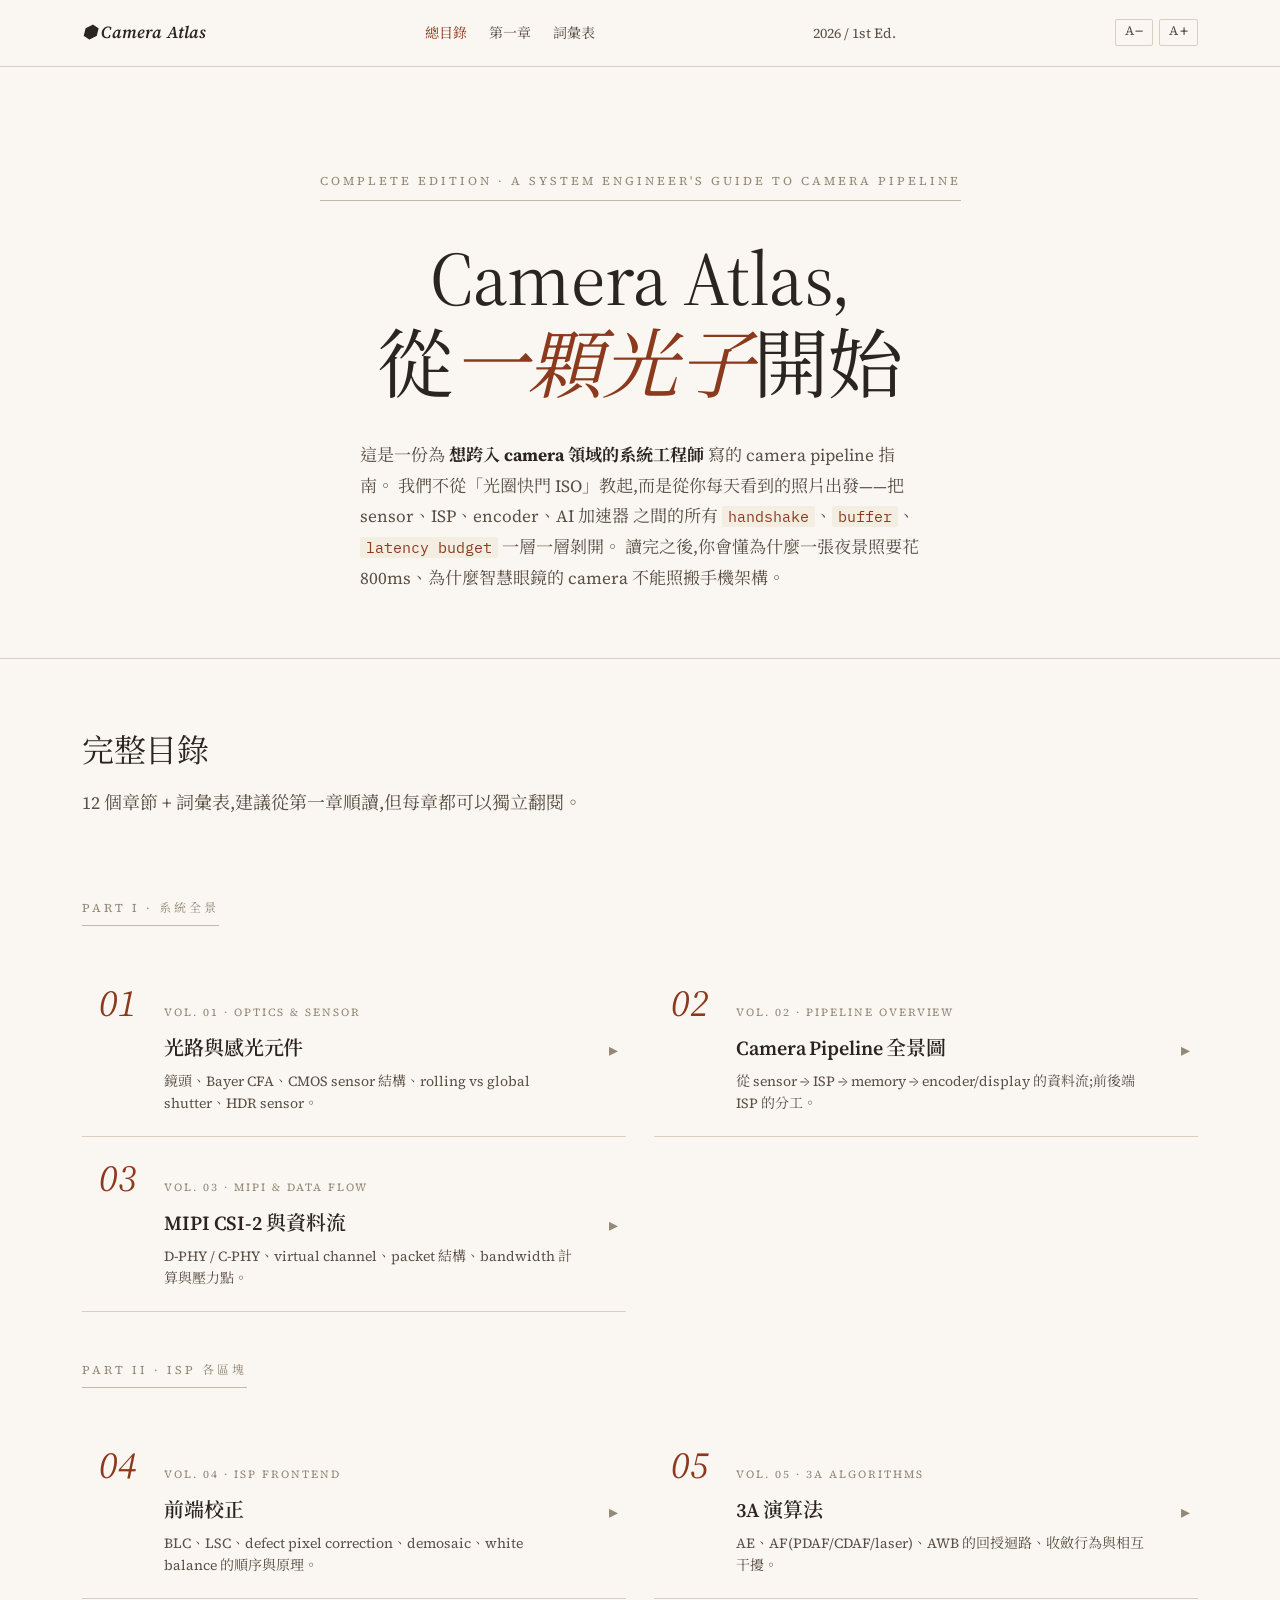
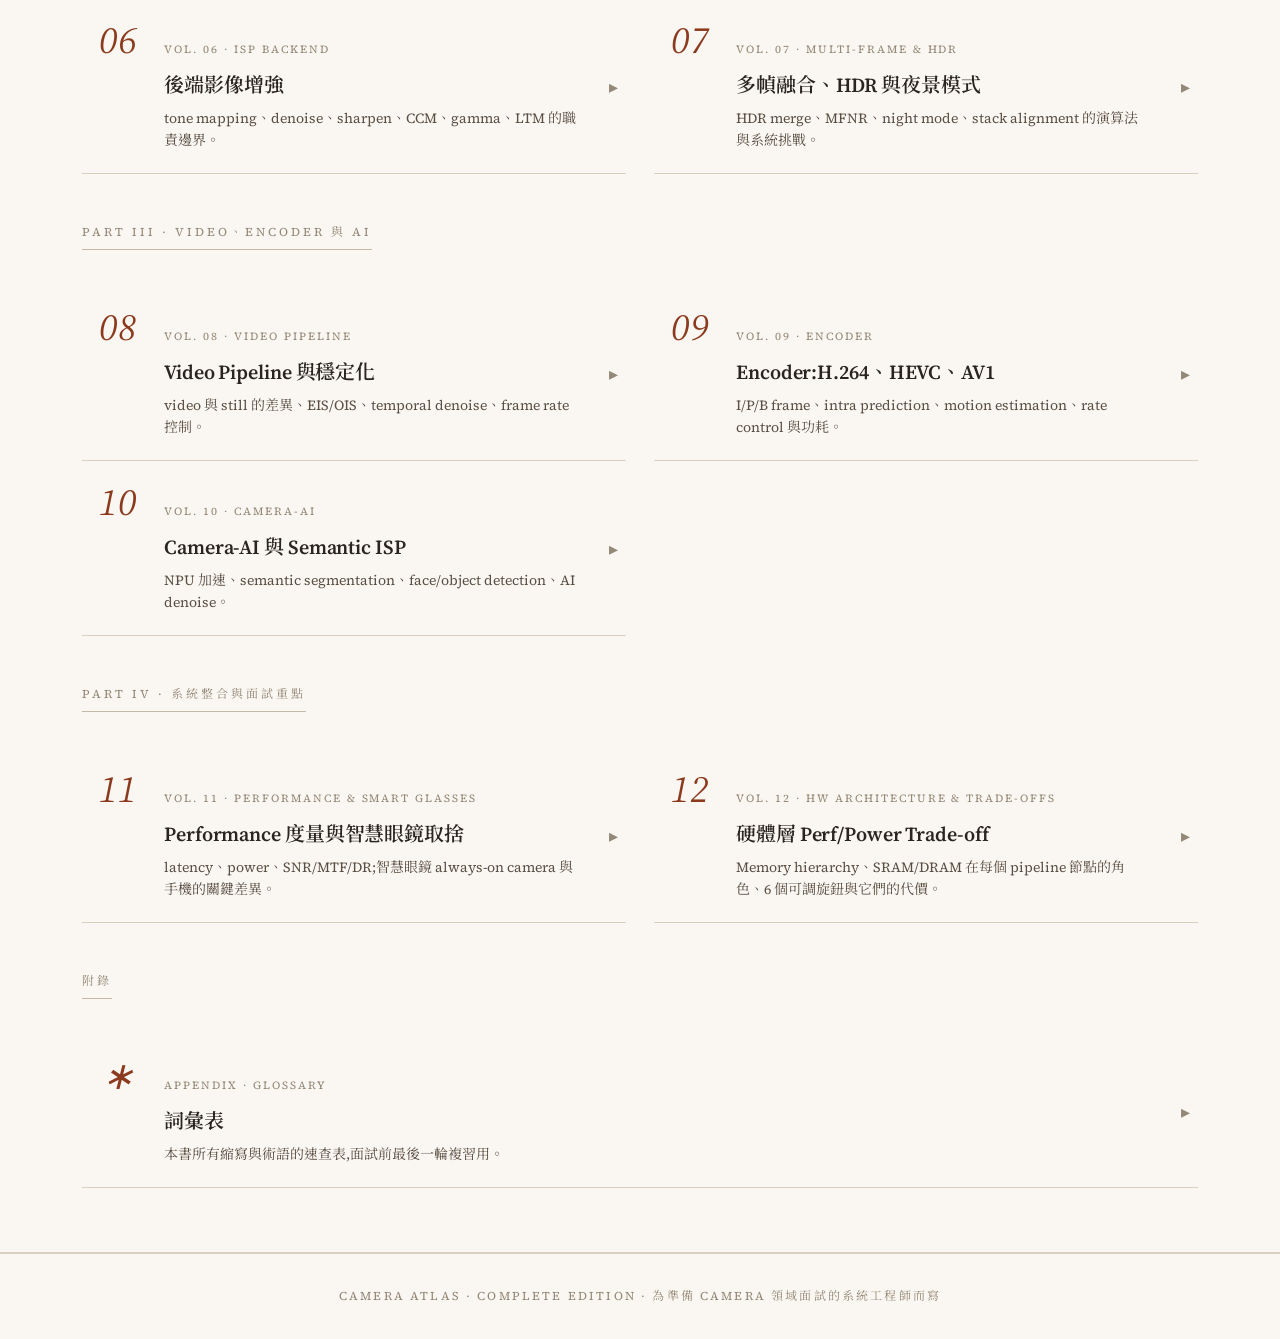
<file: index.html>
<!DOCTYPE html>
<html lang="zh-Hant">
<head>
<meta charset="UTF-8">
<meta name="viewport" content="width=device-width, initial-scale=1.0">
<title>Camera Atlas — 從感光到成像</title>
<link rel="preconnect" href="https://fonts.googleapis.com">
<link rel="preconnect" href="https://fonts.gstatic.com" crossorigin>
<link href="https://fonts.googleapis.com/css2?family=Source+Serif+4:ital,opsz,wght@0,8..60,400;0,8..60,600;0,8..60,700;1,8..60,400;1,8..60,600&family=Noto+Serif+TC:wght@400;500;700&family=IBM+Plex+Mono:wght@400;500&display=swap" rel="stylesheet">
<script>(function(){try{var s=parseInt(localStorage.getItem('webatlas_text_size'),10);var a=[15,16,17,18,19,20,22,24];if(!isNaN(s)&&s>=0&&s<a.length){document.documentElement.style.setProperty('--reader-fz',a[s]+'px');}}catch(e){}})();</script>
<link rel="stylesheet" href="style.css">
<script defer src="reader.js"></script>
<style>
  .toc-section { padding: 64px 0; border-bottom: 1px solid var(--line); }

  .toc-grid {
    display: grid;
    grid-template-columns: repeat(auto-fit, minmax(360px, 1fr));
    gap: 0 28px;
    margin-top: 28px;
  }

  .toc-item {
    display: grid;
    grid-template-columns: 56px 1fr 24px;
    gap: 18px;
    padding: 22px 8px;
    background: transparent;
    border: none;
    border-bottom: 1px solid var(--line);
    border-radius: 0;
    text-decoration: none;
    color: var(--ink);
    transition: background 0.2s, padding 0.2s;
    align-items: baseline;
  }

  .toc-item:hover { background: var(--paper-2); padding-left: 16px; padding-right: 16px; }
  .toc-item:hover .toc-arrow { color: var(--accent); transform: translateX(4px); }

  .toc-num {
    font-family: 'Source Serif 4', 'Noto Serif TC', Georgia, serif;
    font-size: 38px; font-weight: 400; font-style: italic;
    color: var(--accent); line-height: 1; text-align: center;
  }

  .toc-content h3 {
    font-family: 'Source Serif 4', 'Noto Serif TC', Georgia, serif;
    font-size: 20px; font-weight: 600; margin-bottom: 4px;
    color: var(--ink); letter-spacing: -0.005em;
  }

  .toc-content .toc-sub {
    font-family: inherit; font-size: 11px; letter-spacing: 0.18em;
    color: var(--ink-3); margin-bottom: 8px;
    text-transform: uppercase; font-style: normal;
  }

  .toc-content p { font-size: 14px; color: var(--ink-2); line-height: 1.6; margin: 0; }

  .toc-arrow {
    text-align: right; font-family: inherit;
    color: var(--ink-3); font-size: 18px;
    transition: color 0.2s, transform 0.2s; align-self: center;
  }

  .toc-section-title {
    font-family: inherit; font-size: 12px; letter-spacing: 0.25em;
    text-transform: uppercase; color: var(--ink-3);
    margin: 48px 0 8px; padding-bottom: 6px;
    border-bottom: 1px solid var(--line-2); display: inline-block;
  }
  .toc-section-title:first-child { margin-top: 0; }

  @media (max-width: 600px) {
    .toc-item { grid-template-columns: 50px 1fr; gap: 16px; }
    .toc-arrow { display: none; }
    .toc-num { font-size: 30px; }
  }
</style>
</head>
<body>

<header class="top-bar">
  <div class="container">
    <div class="top-bar-inner">
      <a href="index.html" class="logo">⬢ Camera Atlas</a>
      <nav>
        <a href="index.html" class="active">總目錄</a>
        <a href="ch01-optics-sensor.html">第一章</a>
        <a href="glossary.html">詞彙表</a>
      </nav>
      <span>2026 / 1st Ed.</span>
      <div class="font-control" role="group" aria-label="字體大小">
        <button type="button" class="fz-btn" data-action="dec" aria-label="縮小字體">A<span class="fz-sym">−</span></button>
        <button type="button" class="fz-btn" data-action="inc" aria-label="放大字體">A<span class="fz-sym">+</span></button>
      </div>
    </div>
  </div>
</header>

<section class="hero">
  <div class="container">
    <div class="kicker">
      <span class="dot"></span>
      Complete Edition · A System Engineer's Guide to Camera Pipeline
    </div>
    <h1>Camera Atlas,<br>從<em>一顆光子</em>開始</h1>
    <p class="hero-sub">
      這是一份為 <strong style="color:var(--ink)">想跨入 camera 領域的系統工程師</strong> 寫的 camera pipeline 指南。
      我們不從「光圈快門 ISO」教起,而是從你每天看到的照片出發——把 sensor、ISP、encoder、AI 加速器
      之間的所有 <code>handshake</code>、<code>buffer</code>、<code>latency budget</code> 一層一層剝開。
      讀完之後,你會懂為什麼一張夜景照要花 800ms、為什麼智慧眼鏡的 camera 不能照搬手機架構。
    </p>
  </div>
</section>

<section class="toc-section">
  <div class="container">
    <h2 style="font-size: 32px; margin-bottom: 8px;">完整目錄</h2>
    <p style="color: var(--ink-2); margin-bottom: 32px;">12 個章節 + 詞彙表,建議從第一章順讀,但每章都可以獨立翻閱。</p>

    <div class="toc-section-title">Part I · 系統全景</div>

    <div class="toc-grid">
      <a href="ch01-optics-sensor.html" class="toc-item">
        <div class="toc-num">01</div>
        <div class="toc-content">
          <div class="toc-sub">Vol. 01 · Optics &amp; Sensor</div>
          <h3>光路與感光元件</h3>
          <p>鏡頭、Bayer CFA、CMOS sensor 結構、rolling vs global shutter、HDR sensor。</p>
        </div>
        <div class="toc-arrow">▸</div>
      </a>

      <a href="ch02-pipeline-overview.html" class="toc-item">
        <div class="toc-num">02</div>
        <div class="toc-content">
          <div class="toc-sub">Vol. 02 · Pipeline Overview</div>
          <h3>Camera Pipeline 全景圖</h3>
          <p>從 sensor → ISP → memory → encoder/display 的資料流;前後端 ISP 的分工。</p>
        </div>
        <div class="toc-arrow">▸</div>
      </a>

      <a href="ch03-mipi-csi2.html" class="toc-item">
        <div class="toc-num">03</div>
        <div class="toc-content">
          <div class="toc-sub">Vol. 03 · MIPI &amp; Data Flow</div>
          <h3>MIPI CSI-2 與資料流</h3>
          <p>D-PHY / C-PHY、virtual channel、packet 結構、bandwidth 計算與壓力點。</p>
        </div>
        <div class="toc-arrow">▸</div>
      </a>
    </div>

    <div class="toc-section-title">Part II · ISP 各區塊</div>

    <div class="toc-grid">
      <a href="ch04-isp-frontend.html" class="toc-item">
        <div class="toc-num">04</div>
        <div class="toc-content">
          <div class="toc-sub">Vol. 04 · ISP Frontend</div>
          <h3>前端校正</h3>
          <p>BLC、LSC、defect pixel correction、demosaic、white balance 的順序與原理。</p>
        </div>
        <div class="toc-arrow">▸</div>
      </a>

      <a href="ch05-3a-algorithms.html" class="toc-item">
        <div class="toc-num">05</div>
        <div class="toc-content">
          <div class="toc-sub">Vol. 05 · 3A Algorithms</div>
          <h3>3A 演算法</h3>
          <p>AE、AF(PDAF/CDAF/laser)、AWB 的回授迴路、收斂行為與相互干擾。</p>
        </div>
        <div class="toc-arrow">▸</div>
      </a>

      <a href="ch06-isp-backend.html" class="toc-item">
        <div class="toc-num">06</div>
        <div class="toc-content">
          <div class="toc-sub">Vol. 06 · ISP Backend</div>
          <h3>後端影像增強</h3>
          <p>tone mapping、denoise、sharpen、CCM、gamma、LTM 的職責邊界。</p>
        </div>
        <div class="toc-arrow">▸</div>
      </a>

      <a href="ch07-multiframe-hdr.html" class="toc-item">
        <div class="toc-num">07</div>
        <div class="toc-content">
          <div class="toc-sub">Vol. 07 · Multi-frame &amp; HDR</div>
          <h3>多幀融合、HDR 與夜景模式</h3>
          <p>HDR merge、MFNR、night mode、stack alignment 的演算法與系統挑戰。</p>
        </div>
        <div class="toc-arrow">▸</div>
      </a>
    </div>

    <div class="toc-section-title">Part III · Video、Encoder 與 AI</div>

    <div class="toc-grid">
      <a href="ch08-video-pipeline.html" class="toc-item">
        <div class="toc-num">08</div>
        <div class="toc-content">
          <div class="toc-sub">Vol. 08 · Video Pipeline</div>
          <h3>Video Pipeline 與穩定化</h3>
          <p>video 與 still 的差異、EIS/OIS、temporal denoise、frame rate 控制。</p>
        </div>
        <div class="toc-arrow">▸</div>
      </a>

      <a href="ch09-encoder.html" class="toc-item">
        <div class="toc-num">09</div>
        <div class="toc-content">
          <div class="toc-sub">Vol. 09 · Encoder</div>
          <h3>Encoder:H.264、HEVC、AV1</h3>
          <p>I/P/B frame、intra prediction、motion estimation、rate control 與功耗。</p>
        </div>
        <div class="toc-arrow">▸</div>
      </a>

      <a href="ch10-camera-ai.html" class="toc-item">
        <div class="toc-num">10</div>
        <div class="toc-content">
          <div class="toc-sub">Vol. 10 · Camera-AI</div>
          <h3>Camera-AI 與 Semantic ISP</h3>
          <p>NPU 加速、semantic segmentation、face/object detection、AI denoise。</p>
        </div>
        <div class="toc-arrow">▸</div>
      </a>
    </div>

    <div class="toc-section-title">Part IV · 系統整合與面試重點</div>

    <div class="toc-grid">
      <a href="ch11-performance-glasses.html" class="toc-item">
        <div class="toc-num">11</div>
        <div class="toc-content">
          <div class="toc-sub">Vol. 11 · Performance &amp; Smart Glasses</div>
          <h3>Performance 度量與智慧眼鏡取捨</h3>
          <p>latency、power、SNR/MTF/DR;智慧眼鏡 always-on camera 與手機的關鍵差異。</p>
        </div>
        <div class="toc-arrow">▸</div>
      </a>

      <a href="ch12-hw-perf-power.html" class="toc-item">
        <div class="toc-num">12</div>
        <div class="toc-content">
          <div class="toc-sub">Vol. 12 · HW Architecture &amp; Trade-offs</div>
          <h3>硬體層 Perf/Power Trade-off</h3>
          <p>Memory hierarchy、SRAM/DRAM 在每個 pipeline 節點的角色、6 個可調旋鈕與它們的代價。</p>
        </div>
        <div class="toc-arrow">▸</div>
      </a>
    </div>

    <div class="toc-section-title">附錄</div>

    <div class="toc-grid">
      <a href="glossary.html" class="toc-item">
        <div class="toc-num">∗</div>
        <div class="toc-content">
          <div class="toc-sub">Appendix · Glossary</div>
          <h3>詞彙表</h3>
          <p>本書所有縮寫與術語的速查表,面試前最後一輪複習用。</p>
        </div>
        <div class="toc-arrow">▸</div>
      </a>
    </div>

  </div>
</section>

<footer>
  <div class="container">
    Camera Atlas · Complete Edition · 為準備 Camera 領域面試的系統工程師而寫
  </div>
</footer>

</body>
</html>
</file>
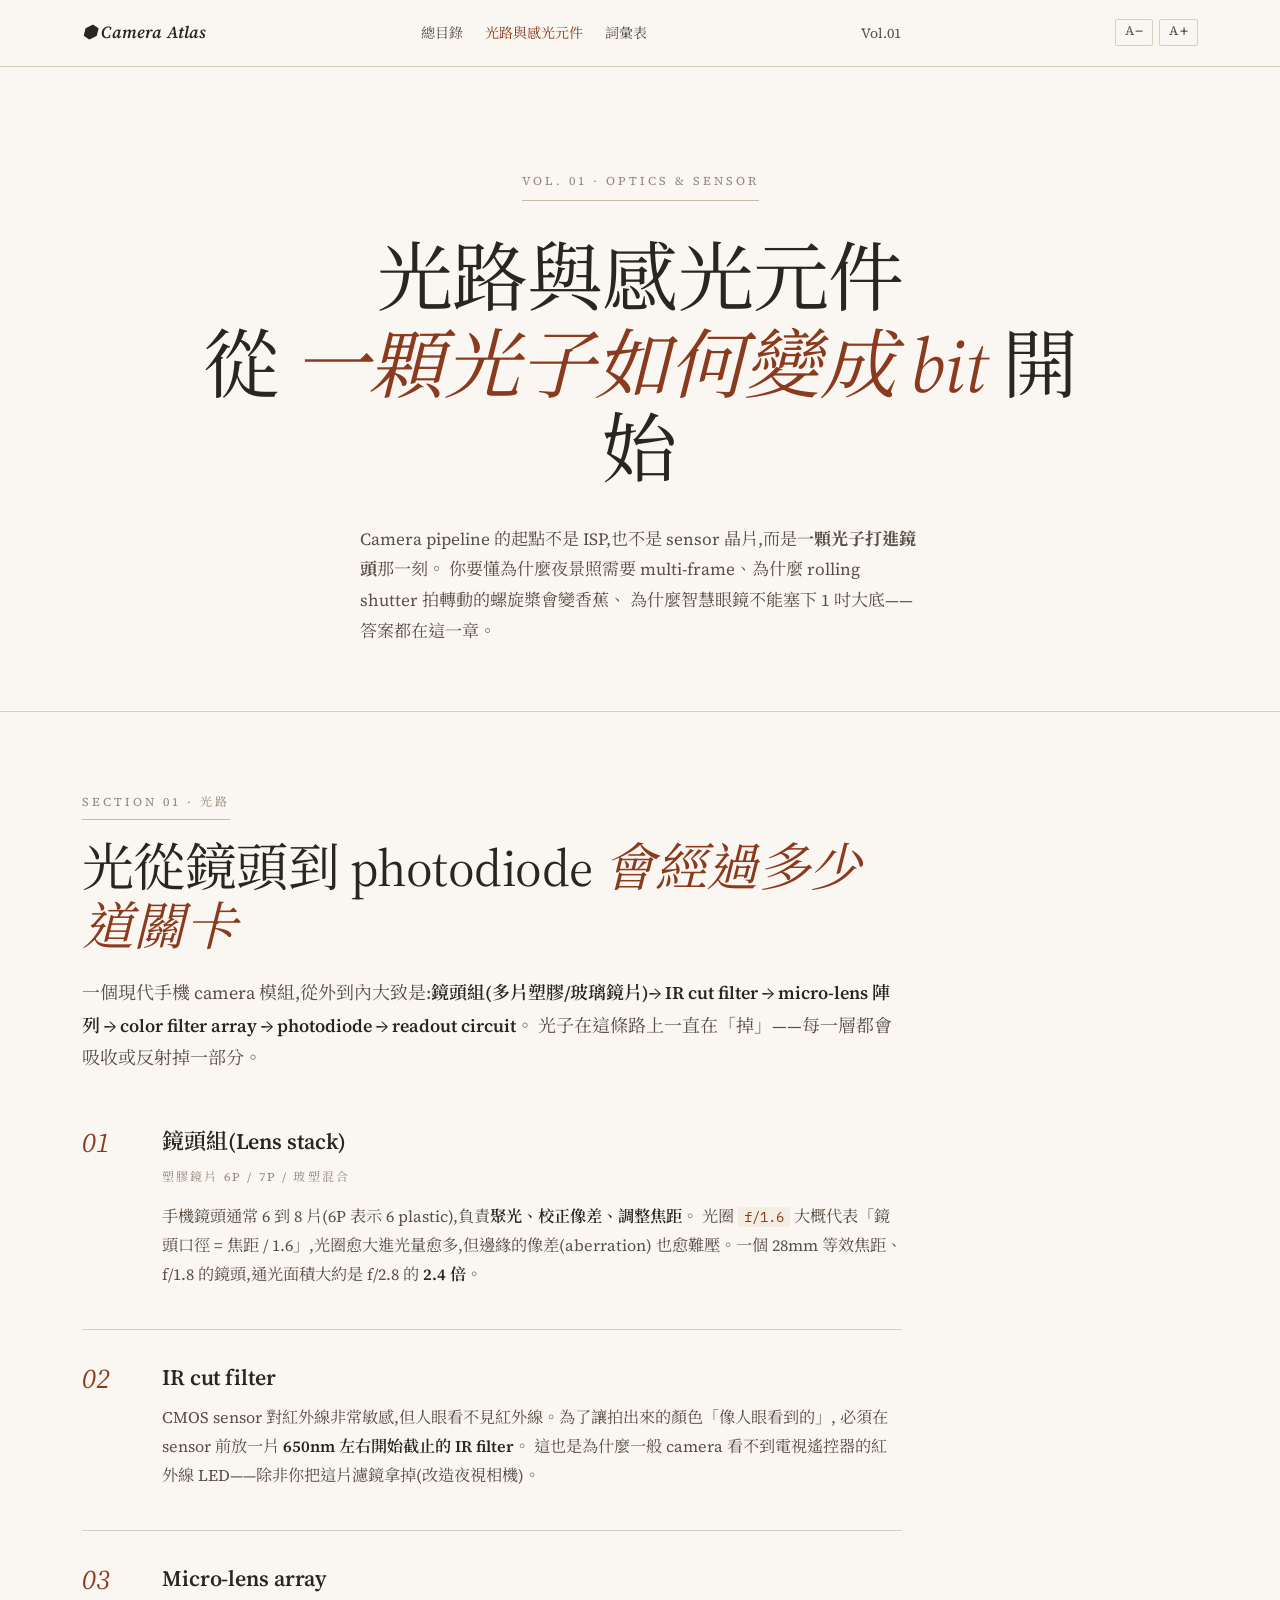
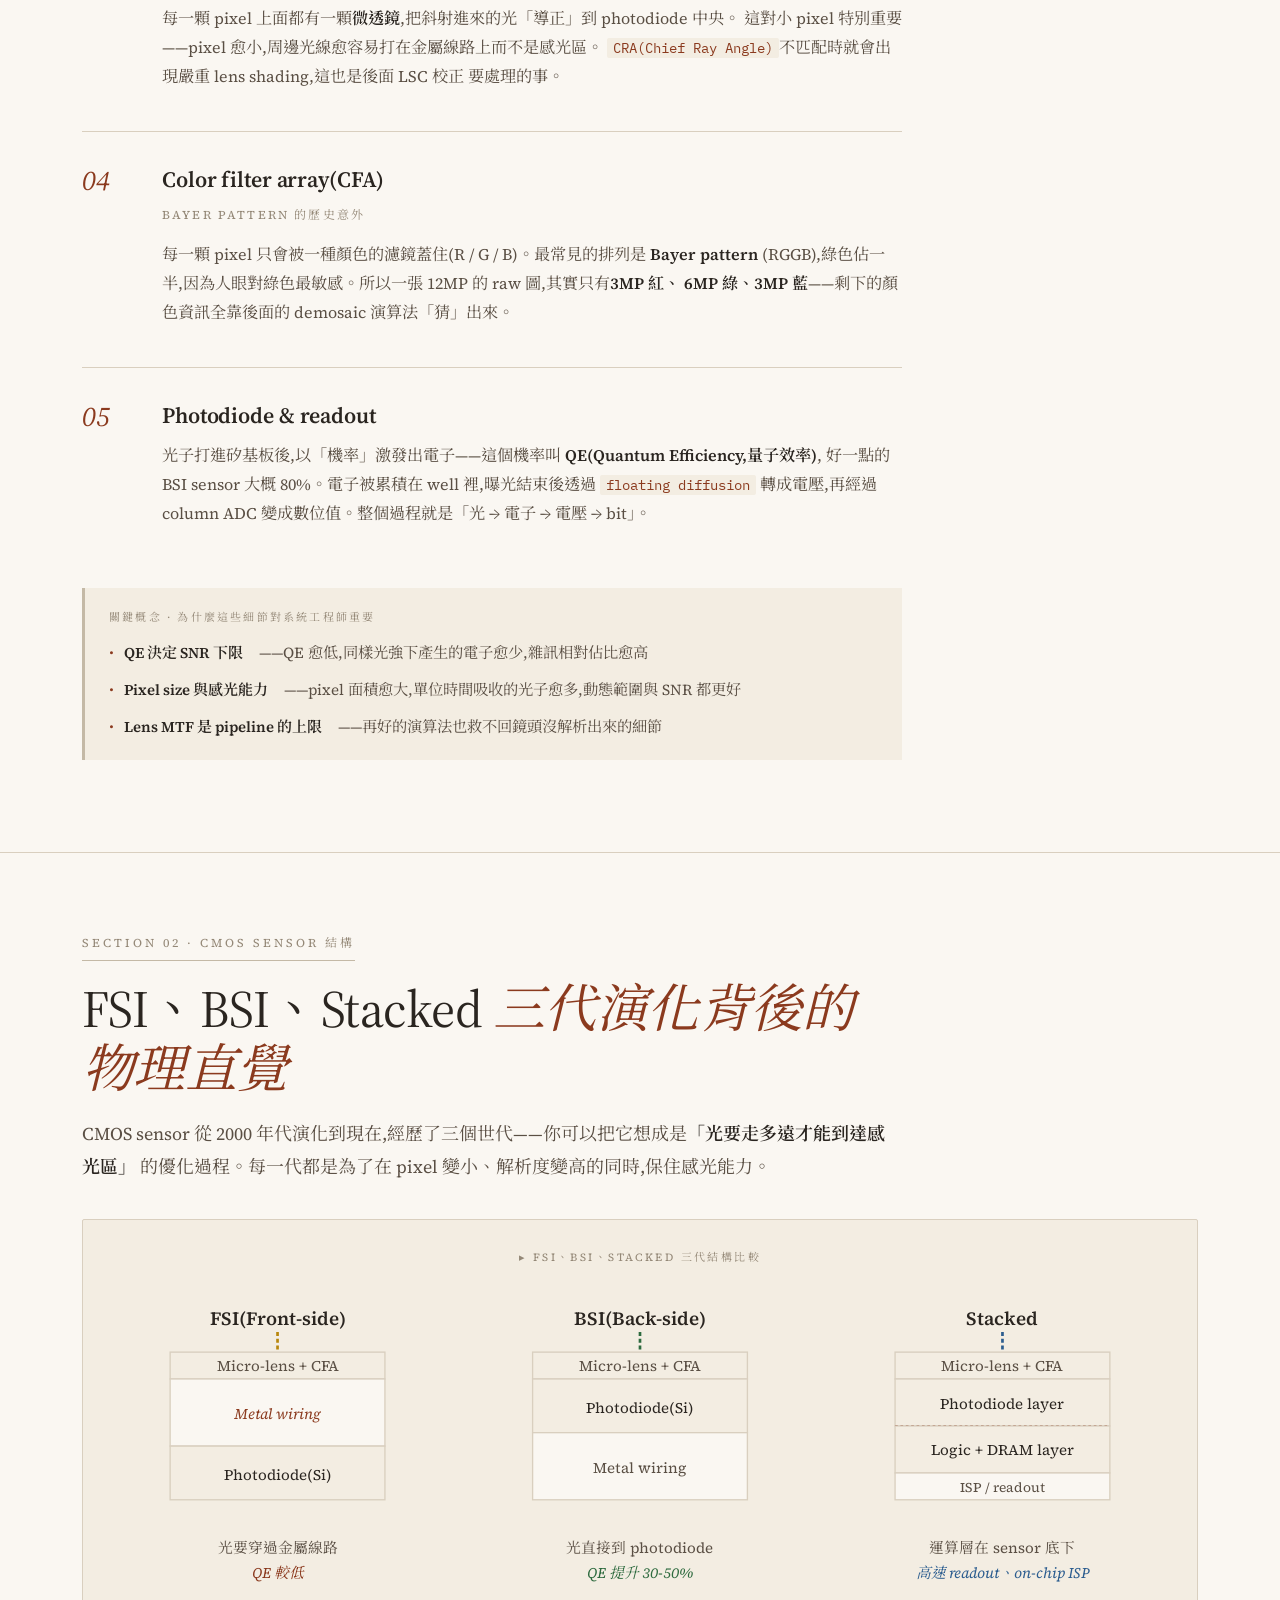
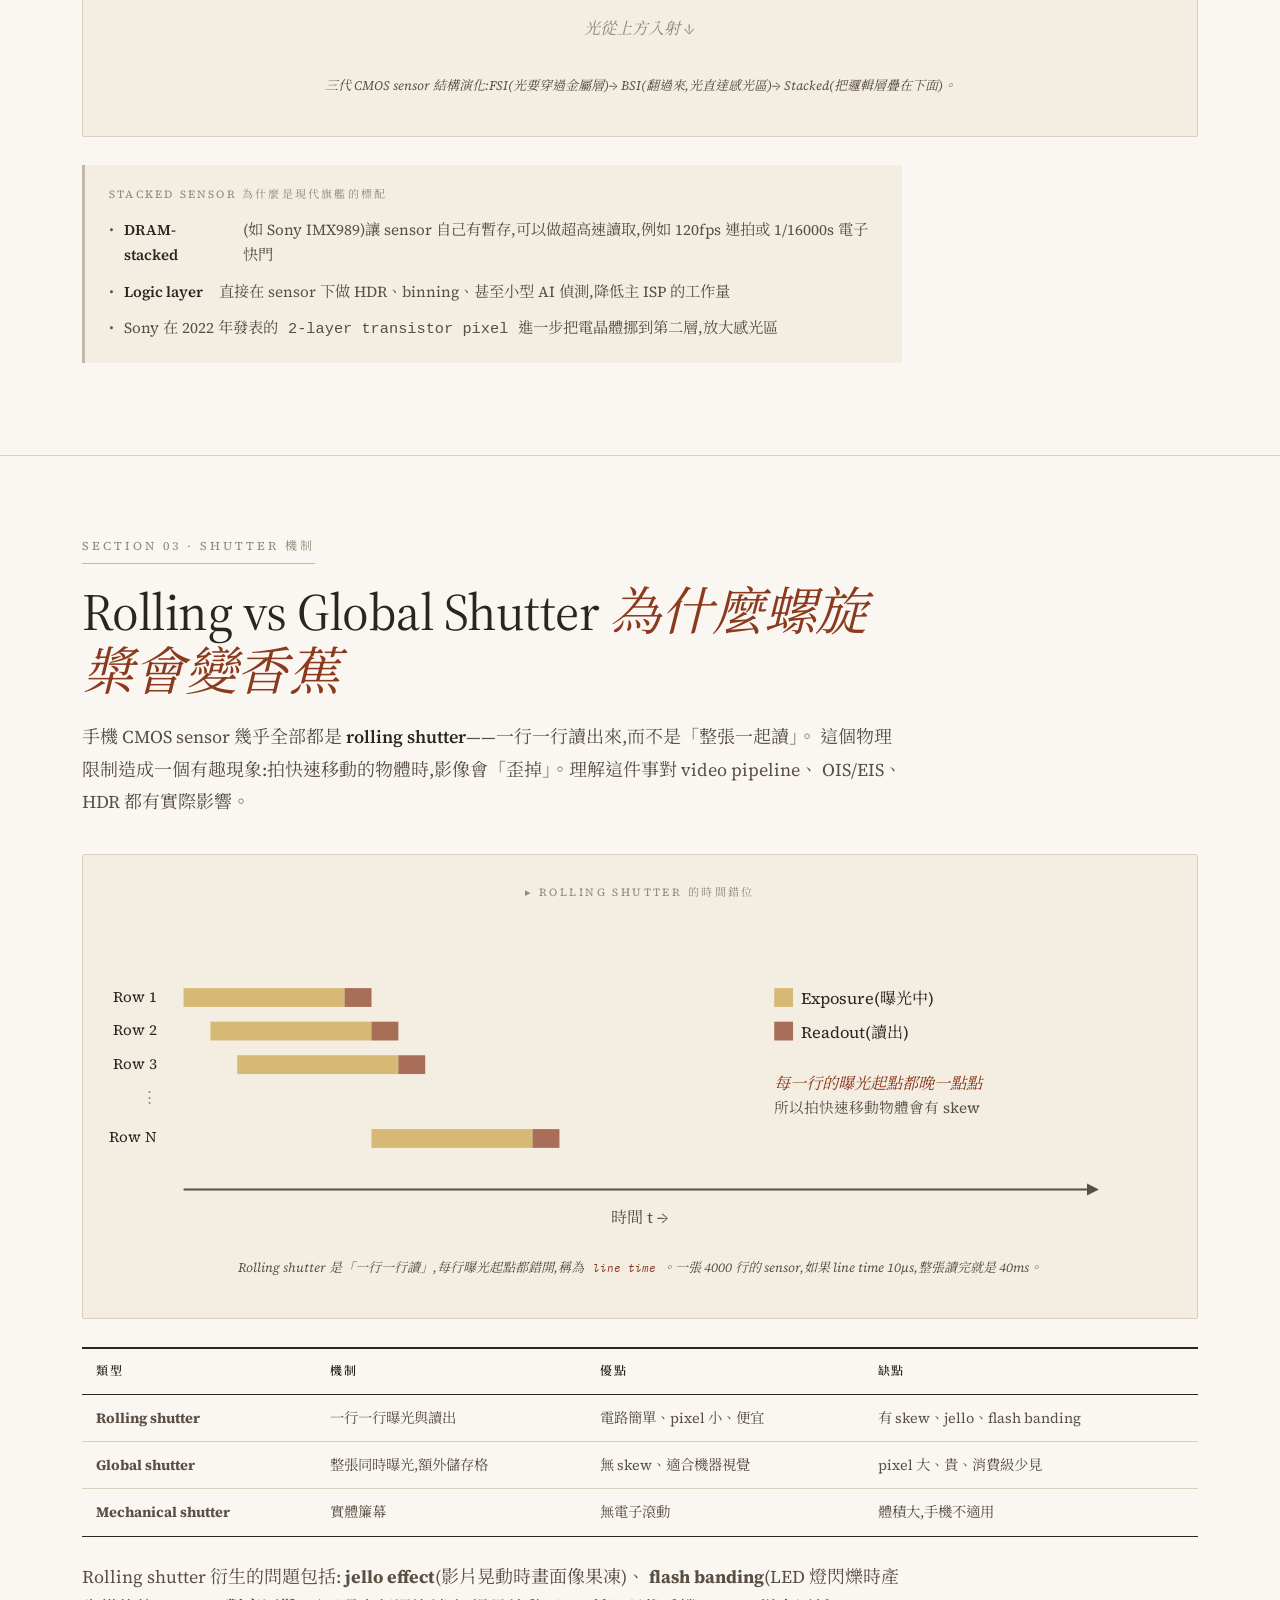
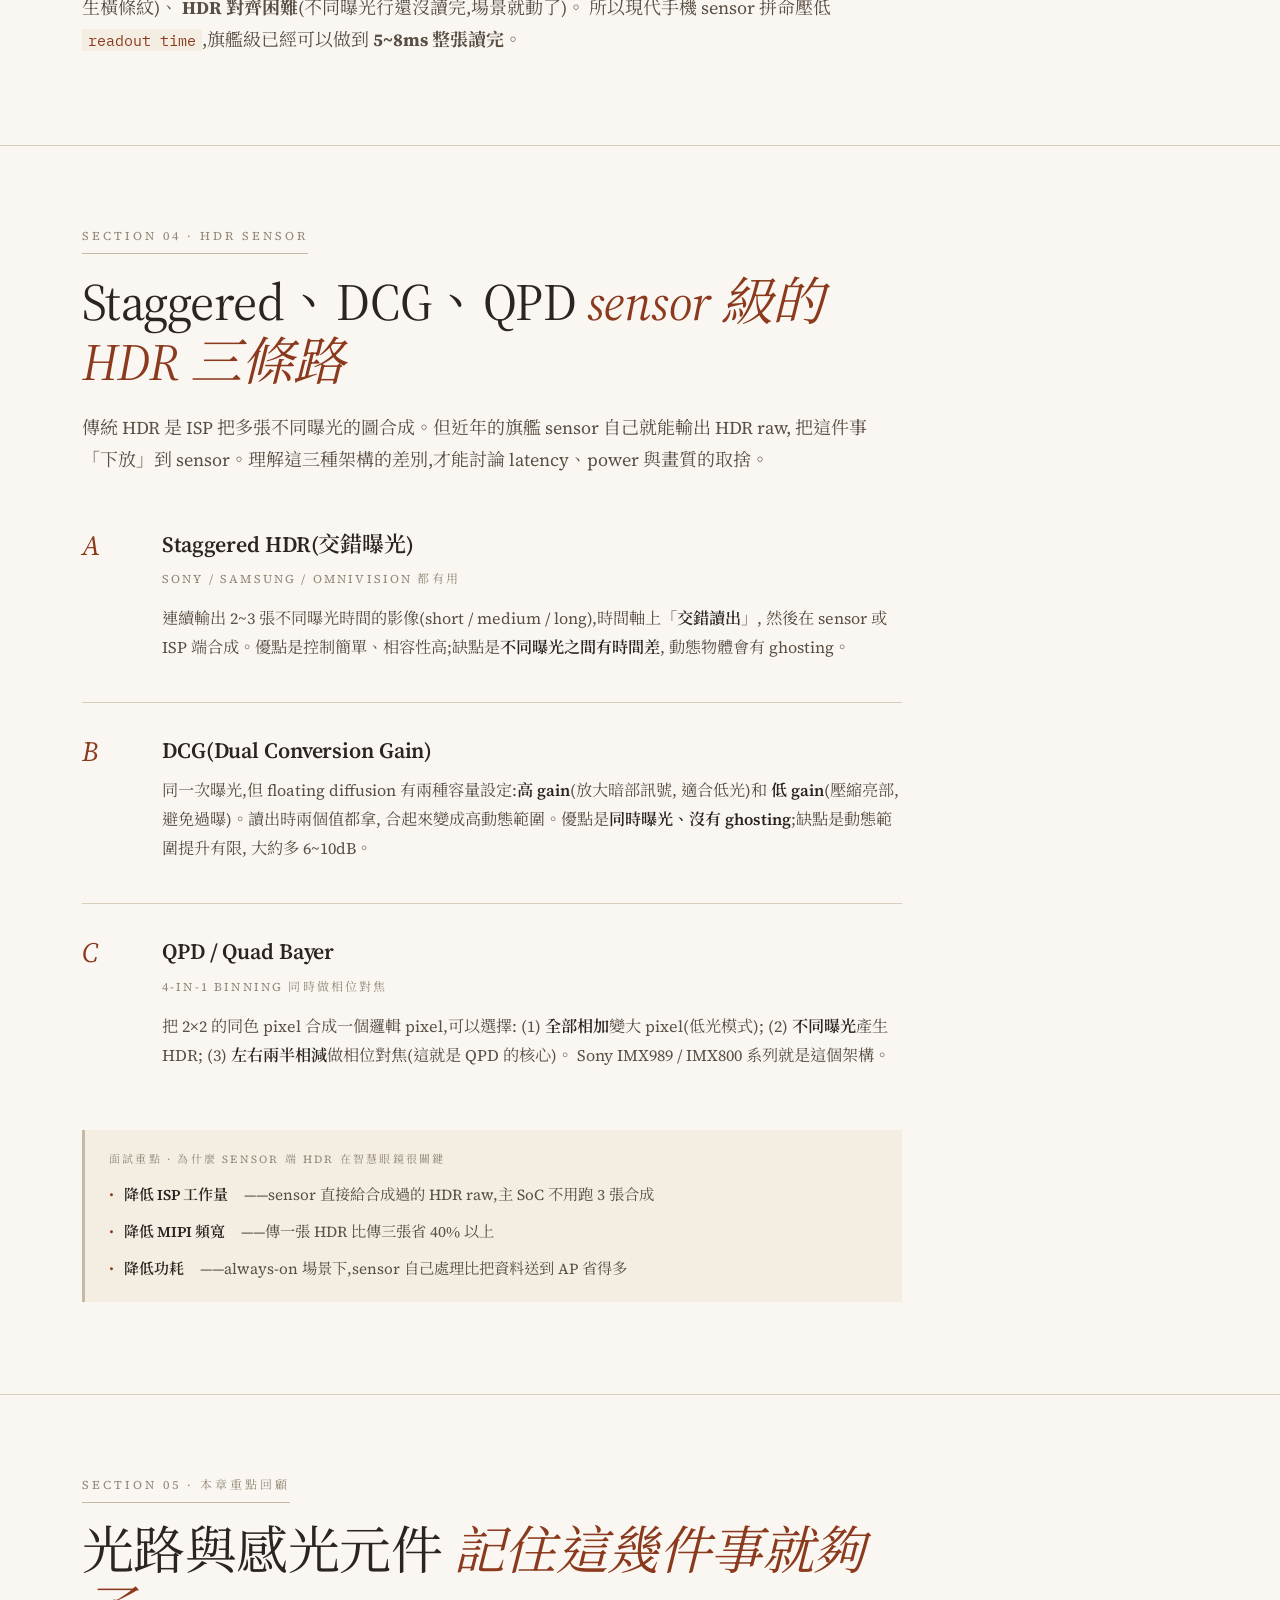
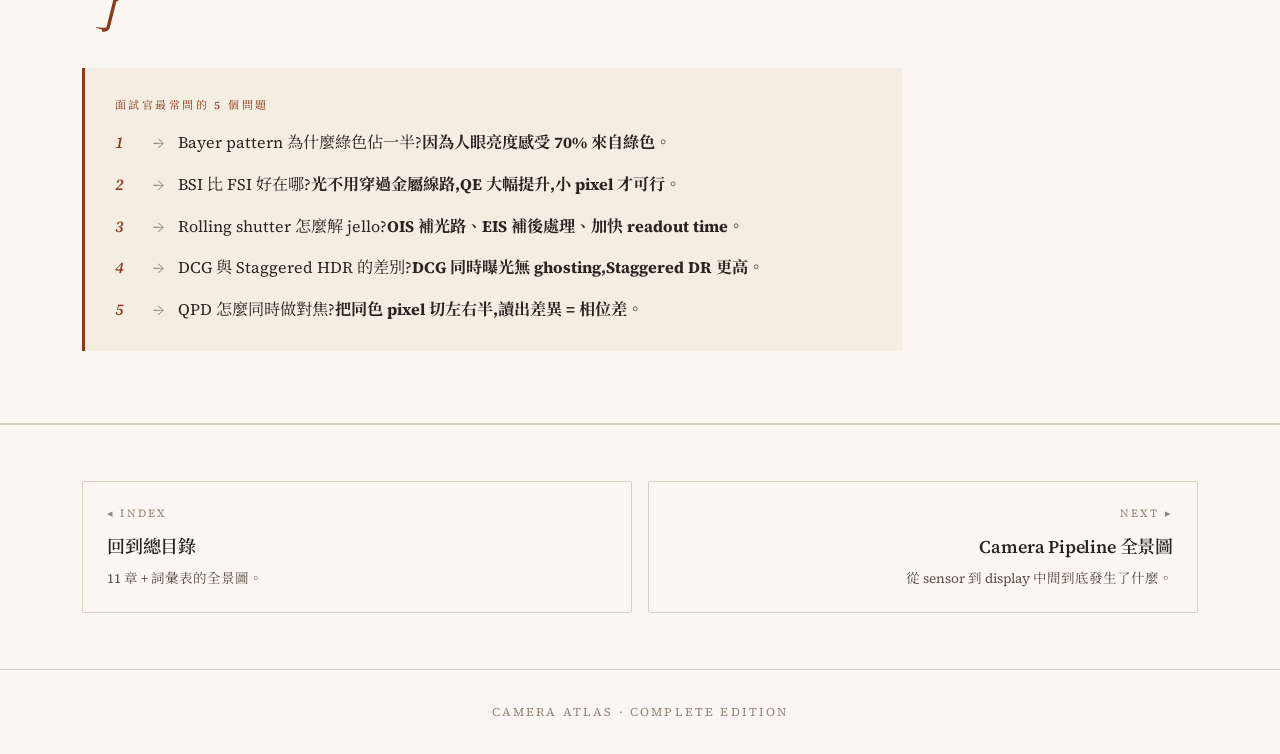
<file: ch01-optics-sensor.html>
<!DOCTYPE html>
<html lang="zh-Hant">
<head>
<meta charset="UTF-8">
<meta name="viewport" content="width=device-width, initial-scale=1.0">
<title>光路與感光元件 — Camera Atlas</title>
<link rel="preconnect" href="https://fonts.googleapis.com">
<link rel="preconnect" href="https://fonts.gstatic.com" crossorigin>
<link href="https://fonts.googleapis.com/css2?family=Source+Serif+4:ital,opsz,wght@0,8..60,400;0,8..60,600;0,8..60,700;1,8..60,400;1,8..60,600&family=Noto+Serif+TC:wght@400;500;700&family=IBM+Plex+Mono:wght@400;500&display=swap" rel="stylesheet">
<script>(function(){try{var s=parseInt(localStorage.getItem('webatlas_text_size'),10);var a=[15,16,17,18,19,20,22,24];if(!isNaN(s)&&s>=0&&s<a.length){document.documentElement.style.setProperty('--reader-fz',a[s]+'px');}}catch(e){}})();</script>
<link rel="stylesheet" href="style.css">
<script defer src="reader.js"></script>
</head>
<body>

<header class="top-bar">
  <div class="container">
    <div class="top-bar-inner">
      <a href="index.html" class="logo">⬢ Camera Atlas</a>
      <nav>
        <a href="index.html">總目錄</a>
        <a href="ch01-optics-sensor.html" class="active">光路與感光元件</a>
        <a href="glossary.html">詞彙表</a>
      </nav>
      <span>Vol.01</span>
      <div class="font-control" role="group" aria-label="字體大小">
        <button type="button" class="fz-btn" data-action="dec" aria-label="縮小字體">A<span class="fz-sym">−</span></button>
        <button type="button" class="fz-btn" data-action="inc" aria-label="放大字體">A<span class="fz-sym">+</span></button>
      </div>
    </div>
  </div>
</header>

<section class="hero">
  <div class="container">
    <div class="kicker">
      <span class="dot"></span>
      Vol. 01 · Optics &amp; Sensor
    </div>
    <h1>光路與感光元件<br>從 <em>一顆光子如何變成 bit</em> 開始</h1>
    <p class="hero-sub">
      Camera pipeline 的起點不是 ISP,也不是 sensor 晶片,而是<strong>一顆光子打進鏡頭</strong>那一刻。
      你要懂為什麼夜景照需要 multi-frame、為什麼 rolling shutter 拍轉動的螺旋槳會變香蕉、
      為什麼智慧眼鏡不能塞下 1 吋大底——答案都在這一章。
    </p>
  </div>
</section>

<section class="section">
  <div class="container">
    <div class="section-tag">Section 01 · 光路</div>
    <h2>光從鏡頭到 photodiode <em>會經過多少道關卡</em></h2>
    <p class="lead">
      一個現代手機 camera 模組,從外到內大致是:<strong>鏡頭組(多片塑膠/玻璃鏡片)→ IR cut filter
      → micro-lens 陣列 → color filter array → photodiode → readout circuit</strong>。
      光子在這條路上一直在「掉」——每一層都會吸收或反射掉一部分。
    </p>

    <div class="steps">
      <div class="step">
        <div class="step-marker">01</div>
        <div class="step-content">
          <h3>鏡頭組(Lens stack)</h3>
          <div class="step-sub">塑膠鏡片 6P / 7P / 玻塑混合</div>
          <p>
            手機鏡頭通常 6 到 8 片(6P 表示 6 plastic),負責<strong>聚光、校正像差、調整焦距</strong>。
            光圈 <code>f/1.6</code> 大概代表「鏡頭口徑 = 焦距 / 1.6」,光圈愈大進光量愈多,但邊緣的像差(aberration)
            也愈難壓。一個 28mm 等效焦距、f/1.8 的鏡頭,通光面積大約是 f/2.8 的 <strong>2.4 倍</strong>。
          </p>
        </div>
      </div>

      <div class="step">
        <div class="step-marker">02</div>
        <div class="step-content">
          <h3>IR cut filter</h3>
          <p>
            CMOS sensor 對紅外線非常敏感,但人眼看不見紅外線。為了讓拍出來的顏色「像人眼看到的」,
            必須在 sensor 前放一片 <strong>650nm 左右開始截止的 IR filter</strong>。
            這也是為什麼一般 camera 看不到電視遙控器的紅外線 LED——除非你把這片濾鏡拿掉(改造夜視相機)。
          </p>
        </div>
      </div>

      <div class="step">
        <div class="step-marker">03</div>
        <div class="step-content">
          <h3>Micro-lens array</h3>
          <p>
            每一顆 pixel 上面都有一顆<strong>微透鏡</strong>,把斜射進來的光「導正」到 photodiode 中央。
            這對小 pixel 特別重要——pixel 愈小,周邊光線愈容易打在金屬線路上而不是感光區。
            <code>CRA(Chief Ray Angle)</code>不匹配時就會出現嚴重 lens shading,這也是後面 LSC 校正
            要處理的事。
          </p>
        </div>
      </div>

      <div class="step">
        <div class="step-marker">04</div>
        <div class="step-content">
          <h3>Color filter array(CFA)</h3>
          <div class="step-sub">Bayer pattern 的歷史意外</div>
          <p>
            每一顆 pixel 只會被一種顏色的濾鏡蓋住(R / G / B)。最常見的排列是 <strong>Bayer pattern</strong>
            (RGGB),綠色佔一半,因為人眼對綠色最敏感。所以一張 12MP 的 raw 圖,其實只有<strong>3MP 紅、
            6MP 綠、3MP 藍</strong>——剩下的顏色資訊全靠後面的 demosaic 演算法「猜」出來。
          </p>
        </div>
      </div>

      <div class="step">
        <div class="step-marker">05</div>
        <div class="step-content">
          <h3>Photodiode &amp; readout</h3>
          <p>
            光子打進矽基板後,以「機率」激發出電子——這個機率叫 <strong>QE(Quantum Efficiency,量子效率)</strong>,
            好一點的 BSI sensor 大概 80%。電子被累積在 well 裡,曝光結束後透過 <code>floating diffusion</code>
            轉成電壓,再經過 column ADC 變成數位值。整個過程就是「光 → 電子 → 電壓 → bit」。
          </p>
        </div>
      </div>
    </div>

    <div class="tech-callout">
      <div class="ct-label">關鍵概念 · 為什麼這些細節對系統工程師重要</div>
      <ul>
        <li><strong>QE 決定 SNR 下限</strong>——QE 愈低,同樣光強下產生的電子愈少,雜訊相對佔比愈高</li>
        <li><strong>Pixel size 與感光能力</strong>——pixel 面積愈大,單位時間吸收的光子愈多,動態範圍與 SNR 都更好</li>
        <li><strong>Lens MTF 是 pipeline 的上限</strong>——再好的演算法也救不回鏡頭沒解析出來的細節</li>
      </ul>
    </div>
  </div>
</section>

<section class="section">
  <div class="container">
    <div class="section-tag">Section 02 · CMOS Sensor 結構</div>
    <h2>FSI、BSI、Stacked <em>三代演化背後的物理直覺</em></h2>
    <p class="lead">
      CMOS sensor 從 2000 年代演化到現在,經歷了三個世代——你可以把它想成是<strong>「光要走多遠才能到達感光區」</strong>
      的優化過程。每一代都是為了在 pixel 變小、解析度變高的同時,保住感光能力。
    </p>

    <div class="diagram">
      <div class="diagram-title">▸ FSI、BSI、Stacked 三代結構比較</div>
      <svg viewBox="0 0 800 280" xmlns="http://www.w3.org/2000/svg">
        <!-- FSI -->
        <text x="130" y="30" fill="#2a2520" font-family="Source Serif 4" font-size="14" font-weight="600" text-anchor="middle">FSI(Front-side)</text>
        <rect x="50" y="50" width="160" height="20" fill="#f3ede2" stroke="#d9cfbf"/>
        <text x="130" y="64" fill="#5a4f44" font-family="Source Serif 4" font-size="11" text-anchor="middle">Micro-lens + CFA</text>
        <rect x="50" y="70" width="160" height="50" fill="#faf7f2" stroke="#d9cfbf"/>
        <text x="130" y="100" fill="#8b3a1e" font-family="Source Serif 4" font-size="11" text-anchor="middle" font-style="italic">Metal wiring</text>
        <rect x="50" y="120" width="160" height="40" fill="#f3ede2" stroke="#d9cfbf"/>
        <text x="130" y="145" fill="#2a2520" font-family="Source Serif 4" font-size="11" text-anchor="middle">Photodiode(Si)</text>
        <path d="M130 35 L130 50" stroke="#b8860b" stroke-width="2" stroke-dasharray="3,2"/>
        <text x="130" y="200" fill="#5a4f44" font-family="Source Serif 4" font-size="11" text-anchor="middle">光要穿過金屬線路</text>
        <text x="130" y="218" fill="#8b3a1e" font-family="Source Serif 4" font-size="11" text-anchor="middle" font-style="italic">QE 較低</text>

        <!-- BSI -->
        <text x="400" y="30" fill="#2a2520" font-family="Source Serif 4" font-size="14" font-weight="600" text-anchor="middle">BSI(Back-side)</text>
        <rect x="320" y="50" width="160" height="20" fill="#f3ede2" stroke="#d9cfbf"/>
        <text x="400" y="64" fill="#5a4f44" font-family="Source Serif 4" font-size="11" text-anchor="middle">Micro-lens + CFA</text>
        <rect x="320" y="70" width="160" height="40" fill="#f3ede2" stroke="#d9cfbf"/>
        <text x="400" y="95" fill="#2a2520" font-family="Source Serif 4" font-size="11" text-anchor="middle">Photodiode(Si)</text>
        <rect x="320" y="110" width="160" height="50" fill="#faf7f2" stroke="#d9cfbf"/>
        <text x="400" y="140" fill="#5a4f44" font-family="Source Serif 4" font-size="11" text-anchor="middle">Metal wiring</text>
        <path d="M400 35 L400 50" stroke="#2d6a3e" stroke-width="2" stroke-dasharray="3,2"/>
        <text x="400" y="200" fill="#5a4f44" font-family="Source Serif 4" font-size="11" text-anchor="middle">光直接到 photodiode</text>
        <text x="400" y="218" fill="#2d6a3e" font-family="Source Serif 4" font-size="11" text-anchor="middle" font-style="italic">QE 提升 30-50%</text>

        <!-- Stacked -->
        <text x="670" y="30" fill="#2a2520" font-family="Source Serif 4" font-size="14" font-weight="600" text-anchor="middle">Stacked</text>
        <rect x="590" y="50" width="160" height="20" fill="#f3ede2" stroke="#d9cfbf"/>
        <text x="670" y="64" fill="#5a4f44" font-family="Source Serif 4" font-size="11" text-anchor="middle">Micro-lens + CFA</text>
        <rect x="590" y="70" width="160" height="35" fill="#f3ede2" stroke="#d9cfbf"/>
        <text x="670" y="92" fill="#2a2520" font-family="Source Serif 4" font-size="11" text-anchor="middle">Photodiode layer</text>
        <line x1="590" y1="105" x2="750" y2="105" stroke="#8b3a1e" stroke-width="1.5" stroke-dasharray="2,2"/>
        <rect x="590" y="105" width="160" height="35" fill="#f3ede2" stroke="#d9cfbf"/>
        <text x="670" y="127" fill="#2a2520" font-family="Source Serif 4" font-size="11" text-anchor="middle">Logic + DRAM layer</text>
        <rect x="590" y="140" width="160" height="20" fill="#faf7f2" stroke="#d9cfbf"/>
        <text x="670" y="154" fill="#5a4f44" font-family="Source Serif 4" font-size="10" text-anchor="middle">ISP / readout</text>
        <path d="M670 35 L670 50" stroke="#2c5d8f" stroke-width="2" stroke-dasharray="3,2"/>
        <text x="670" y="200" fill="#5a4f44" font-family="Source Serif 4" font-size="11" text-anchor="middle">運算層在 sensor 底下</text>
        <text x="670" y="218" fill="#2c5d8f" font-family="Source Serif 4" font-size="11" text-anchor="middle" font-style="italic">高速 readout、on-chip ISP</text>

        <text x="400" y="260" fill="#948877" font-family="Source Serif 4" font-size="12" font-style="italic" text-anchor="middle">光從上方入射 ↓</text>
      </svg>
      <p class="diagram-caption">三代 CMOS sensor 結構演化:FSI(光要穿過金屬層)→ BSI(翻過來,光直達感光區)→ Stacked(把邏輯層疊在下面)。</p>
    </div>

    <div class="tech-callout">
      <div class="ct-label">Stacked sensor 為什麼是現代旗艦的標配</div>
      <ul>
        <li><strong>DRAM-stacked</strong>(如 Sony IMX989)讓 sensor 自己有暫存,可以做超高速讀取,例如 120fps 連拍或 1/16000s 電子快門</li>
        <li><strong>Logic layer</strong> 直接在 sensor 下做 HDR、binning、甚至小型 AI 偵測,降低主 ISP 的工作量</li>
        <li>Sony 在 2022 年發表的 <code>2-layer transistor pixel</code> 進一步把電晶體挪到第二層,放大感光區</li>
      </ul>
    </div>
  </div>
</section>

<section class="section">
  <div class="container">
    <div class="section-tag">Section 03 · Shutter 機制</div>
    <h2>Rolling vs Global Shutter <em>為什麼螺旋槳會變香蕉</em></h2>
    <p class="lead">
      手機 CMOS sensor 幾乎全部都是 <strong>rolling shutter</strong>——一行一行讀出來,而不是「整張一起讀」。
      這個物理限制造成一個有趣現象:拍快速移動的物體時,影像會「歪掉」。理解這件事對 video pipeline、
      OIS/EIS、HDR 都有實際影響。
    </p>

    <div class="diagram">
      <div class="diagram-title">▸ Rolling shutter 的時間錯位</div>
      <svg viewBox="0 0 800 240" xmlns="http://www.w3.org/2000/svg">
        <!-- 時間軸 -->
        <line x1="60" y1="200" x2="740" y2="200" stroke="#5a4f44" stroke-width="1.5" marker-end="url(#arrow-time)"/>
        <text x="400" y="225" fill="#5a4f44" font-family="Source Serif 4" font-size="12" text-anchor="middle">時間 t →</text>

        <!-- Row exposure 帶狀 -->
        <text x="40" y="60" fill="#2a2520" font-family="Source Serif 4" font-size="11" text-anchor="end">Row 1</text>
        <rect x="60" y="50" width="120" height="14" fill="#b8860b" opacity="0.5"/>
        <rect x="180" y="50" width="20" height="14" fill="#8b3a1e" opacity="0.7"/>

        <text x="40" y="85" fill="#2a2520" font-family="Source Serif 4" font-size="11" text-anchor="end">Row 2</text>
        <rect x="80" y="75" width="120" height="14" fill="#b8860b" opacity="0.5"/>
        <rect x="200" y="75" width="20" height="14" fill="#8b3a1e" opacity="0.7"/>

        <text x="40" y="110" fill="#2a2520" font-family="Source Serif 4" font-size="11" text-anchor="end">Row 3</text>
        <rect x="100" y="100" width="120" height="14" fill="#b8860b" opacity="0.5"/>
        <rect x="220" y="100" width="20" height="14" fill="#8b3a1e" opacity="0.7"/>

        <text x="40" y="135" fill="#948877" font-family="Source Serif 4" font-size="11" text-anchor="end">⋮</text>

        <text x="40" y="165" fill="#2a2520" font-family="Source Serif 4" font-size="11" text-anchor="end">Row N</text>
        <rect x="200" y="155" width="120" height="14" fill="#b8860b" opacity="0.5"/>
        <rect x="320" y="155" width="20" height="14" fill="#8b3a1e" opacity="0.7"/>

        <!-- 標示 -->
        <rect x="500" y="50" width="14" height="14" fill="#b8860b" opacity="0.5"/>
        <text x="520" y="62" fill="#2a2520" font-family="Source Serif 4" font-size="12">Exposure(曝光中)</text>

        <rect x="500" y="75" width="14" height="14" fill="#8b3a1e" opacity="0.7"/>
        <text x="520" y="87" fill="#2a2520" font-family="Source Serif 4" font-size="12">Readout(讀出)</text>

        <text x="500" y="125" fill="#8b3a1e" font-family="Source Serif 4" font-size="12" font-style="italic">每一行的曝光起點都晚一點點</text>
        <text x="500" y="143" fill="#5a4f44" font-family="Source Serif 4" font-size="11">所以拍快速移動物體會有 skew</text>

        <defs>
          <marker id="arrow-time" viewBox="0 0 10 10" refX="8" refY="5" markerWidth="6" markerHeight="6" orient="auto">
            <path d="M0,0 L10,5 L0,10 z" fill="#5a4f44"/>
          </marker>
        </defs>
      </svg>
      <p class="diagram-caption">Rolling shutter 是「一行一行讀」,每行曝光起點都錯開,稱為 <code>line time</code>。一張 4000 行的 sensor,如果 line time 10μs,整張讀完就是 40ms。</p>
    </div>

    <table class="compare-table">
      <thead>
        <tr>
          <th>類型</th>
          <th>機制</th>
          <th>優點</th>
          <th>缺點</th>
        </tr>
      </thead>
      <tbody>
        <tr>
          <td><strong>Rolling shutter</strong></td>
          <td>一行一行曝光與讀出</td>
          <td>電路簡單、pixel 小、便宜</td>
          <td>有 skew、jello、flash banding</td>
        </tr>
        <tr>
          <td><strong>Global shutter</strong></td>
          <td>整張同時曝光,額外儲存格</td>
          <td>無 skew、適合機器視覺</td>
          <td>pixel 大、貴、消費級少見</td>
        </tr>
        <tr>
          <td><strong>Mechanical shutter</strong></td>
          <td>實體簾幕</td>
          <td>無電子滾動</td>
          <td>體積大,手機不適用</td>
        </tr>
      </tbody>
    </table>

    <p>
      Rolling shutter 衍生的問題包括:
      <strong>jello effect</strong>(影片晃動時畫面像果凍)、
      <strong>flash banding</strong>(LED 燈閃爍時產生橫條紋)、
      <strong>HDR 對齊困難</strong>(不同曝光行還沒讀完,場景就動了)。
      所以現代手機 sensor 拼命壓低 <code>readout time</code>,旗艦級已經可以做到 <strong>5~8ms 整張讀完</strong>。
    </p>
  </div>
</section>

<section class="section">
  <div class="container">
    <div class="section-tag">Section 04 · HDR Sensor</div>
    <h2>Staggered、DCG、QPD <em>sensor 級的 HDR 三條路</em></h2>
    <p class="lead">
      傳統 HDR 是 ISP 把多張不同曝光的圖合成。但近年的旗艦 sensor 自己就能輸出 HDR raw,
      把這件事「下放」到 sensor。理解這三種架構的差別,才能討論 latency、power 與畫質的取捨。
    </p>

    <div class="steps">
      <div class="step">
        <div class="step-marker">A</div>
        <div class="step-content">
          <h3>Staggered HDR(交錯曝光)</h3>
          <div class="step-sub">Sony / Samsung / OmniVision 都有用</div>
          <p>
            連續輸出 2~3 張不同曝光時間的影像(short / medium / long),時間軸上「<strong>交錯讀出</strong>」,
            然後在 sensor 或 ISP 端合成。優點是控制簡單、相容性高;缺點是<strong>不同曝光之間有時間差</strong>,
            動態物體會有 ghosting。
          </p>
        </div>
      </div>

      <div class="step">
        <div class="step-marker">B</div>
        <div class="step-content">
          <h3>DCG(Dual Conversion Gain)</h3>
          <p>
            同一次曝光,但 floating diffusion 有兩種容量設定:<strong>高 gain</strong>(放大暗部訊號,
            適合低光)和 <strong>低 gain</strong>(壓縮亮部,避免過曝)。讀出時兩個值都拿,
            合起來變成高動態範圍。優點是<strong>同時曝光、沒有 ghosting</strong>;缺點是動態範圍提升有限,
            大約多 6~10dB。
          </p>
        </div>
      </div>

      <div class="step">
        <div class="step-marker">C</div>
        <div class="step-content">
          <h3>QPD / Quad Bayer</h3>
          <div class="step-sub">4-in-1 binning 同時做相位對焦</div>
          <p>
            把 2×2 的同色 pixel 合成一個邏輯 pixel,可以選擇:
            (1) <strong>全部相加</strong>變大 pixel(低光模式);
            (2) <strong>不同曝光</strong>產生 HDR;
            (3) <strong>左右兩半相減</strong>做相位對焦(這就是 QPD 的核心)。
            Sony IMX989 / IMX800 系列就是這個架構。
          </p>
        </div>
      </div>
    </div>

    <div class="tech-callout">
      <div class="ct-label">面試重點 · 為什麼 sensor 端 HDR 在智慧眼鏡很關鍵</div>
      <ul>
        <li><strong>降低 ISP 工作量</strong>——sensor 直接給合成過的 HDR raw,主 SoC 不用跑 3 張合成</li>
        <li><strong>降低 MIPI 頻寬</strong>——傳一張 HDR 比傳三張省 40% 以上</li>
        <li><strong>降低功耗</strong>——always-on 場景下,sensor 自己處理比把資料送到 AP 省得多</li>
      </ul>
    </div>
  </div>
</section>

<section class="section">
  <div class="container">
    <div class="section-tag">Section 05 · 本章重點回顧</div>
    <h2>光路與感光元件 <em>記住這幾件事就夠了</em></h2>

    <div class="scenario-card">
      <div class="label">面試官最常問的 5 個問題</div>
      <div class="actions">
        <div class="action-line">
          <span class="num">1</span>
          <span class="arrow">→</span>
          <span>Bayer pattern 為什麼綠色佔一半?<strong>因為人眼亮度感受 70% 來自綠色。</strong></span>
        </div>
        <div class="action-line">
          <span class="num">2</span>
          <span class="arrow">→</span>
          <span>BSI 比 FSI 好在哪?<strong>光不用穿過金屬線路,QE 大幅提升,小 pixel 才可行。</strong></span>
        </div>
        <div class="action-line">
          <span class="num">3</span>
          <span class="arrow">→</span>
          <span>Rolling shutter 怎麼解 jello?<strong>OIS 補光路、EIS 補後處理、加快 readout time。</strong></span>
        </div>
        <div class="action-line">
          <span class="num">4</span>
          <span class="arrow">→</span>
          <span>DCG 與 Staggered HDR 的差別?<strong>DCG 同時曝光無 ghosting,Staggered DR 更高。</strong></span>
        </div>
        <div class="action-line">
          <span class="num">5</span>
          <span class="arrow">→</span>
          <span>QPD 怎麼同時做對焦?<strong>把同色 pixel 切左右半,讀出差異 = 相位差。</strong></span>
        </div>
      </div>
    </div>
  </div>
</section>

<section class="chapter-nav">
  <div class="container">
    <div class="chapter-nav-grid">
      <a href="index.html" class="nav-card prev">
        <div class="label">Index</div>
        <h4>回到總目錄</h4>
        <p>11 章 + 詞彙表的全景圖。</p>
      </a>
      <a href="ch02-pipeline-overview.html" class="nav-card next">
        <div class="label">Next</div>
        <h4>Camera Pipeline 全景圖</h4>
        <p>從 sensor 到 display 中間到底發生了什麼。</p>
      </a>
    </div>
  </div>
</section>

<footer>
  <div class="container">
    Camera Atlas · Complete Edition
  </div>
</footer>

</body>
</html>
</file>
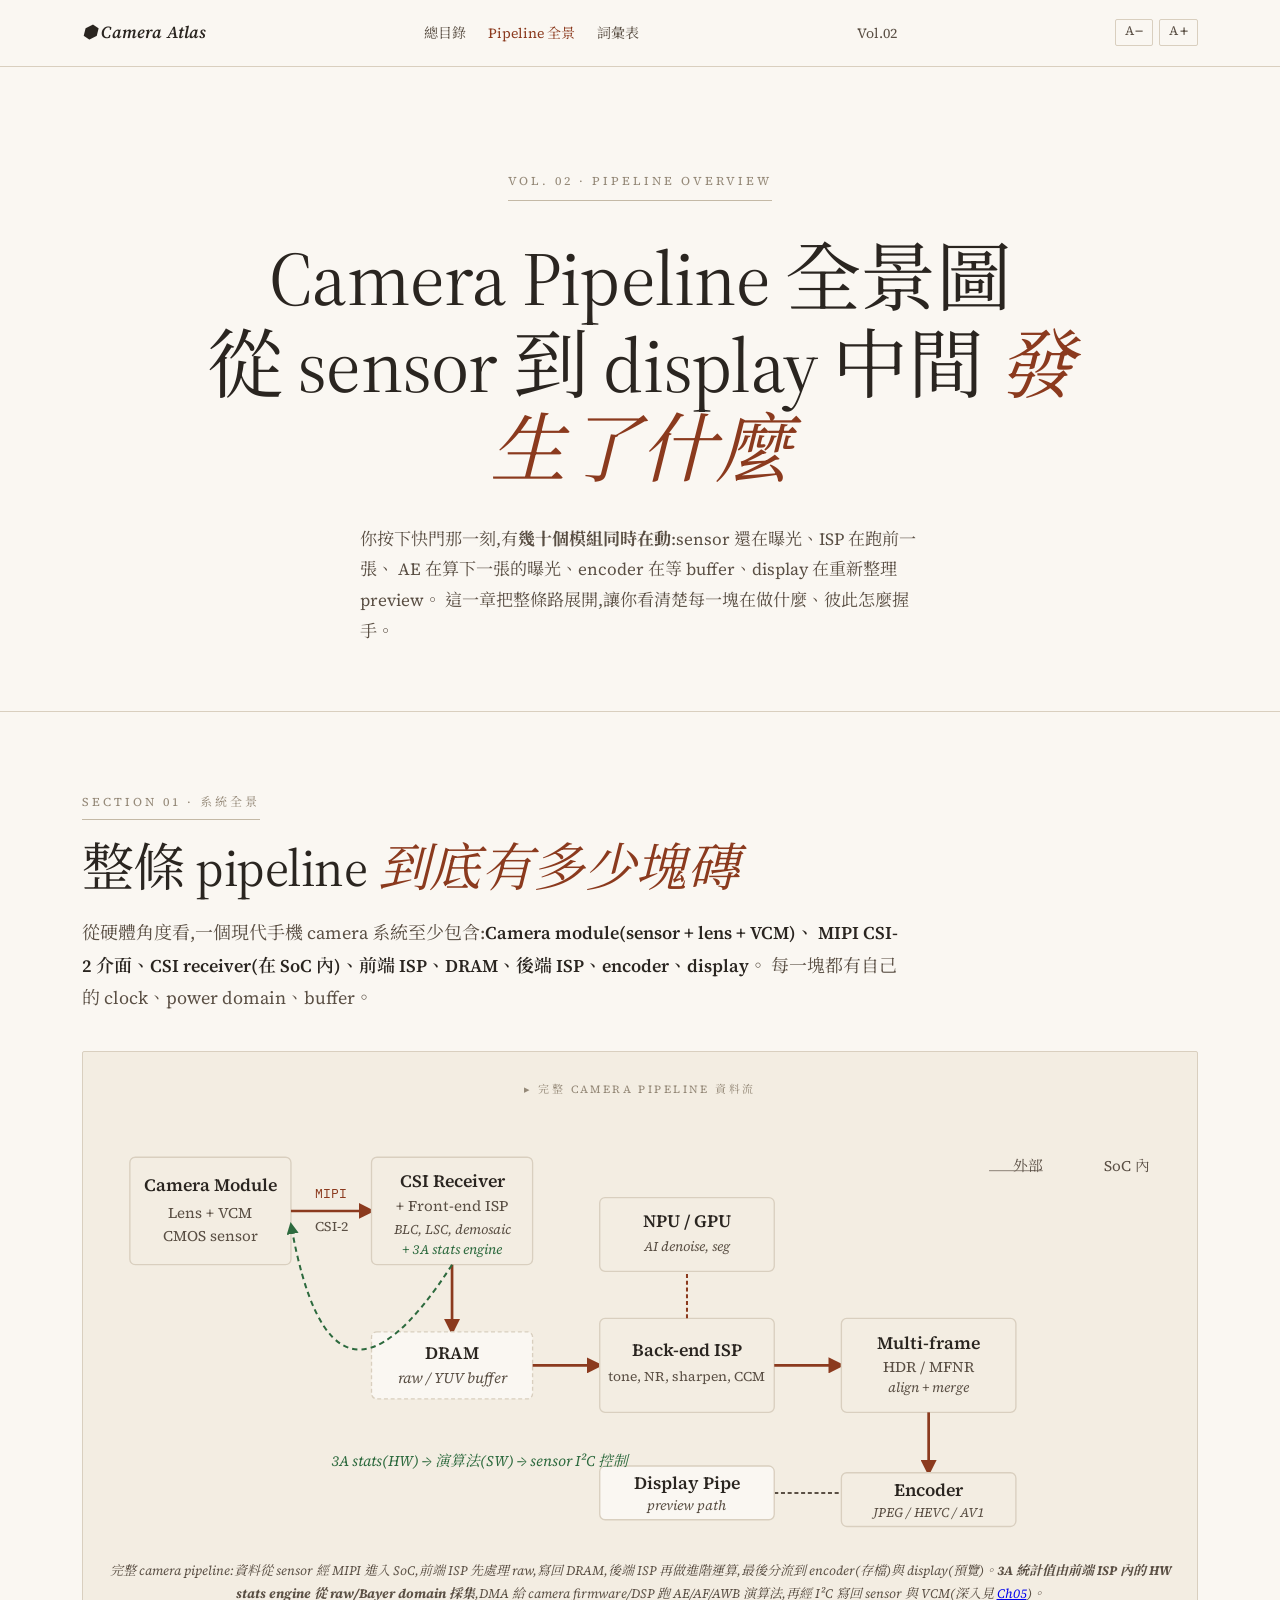
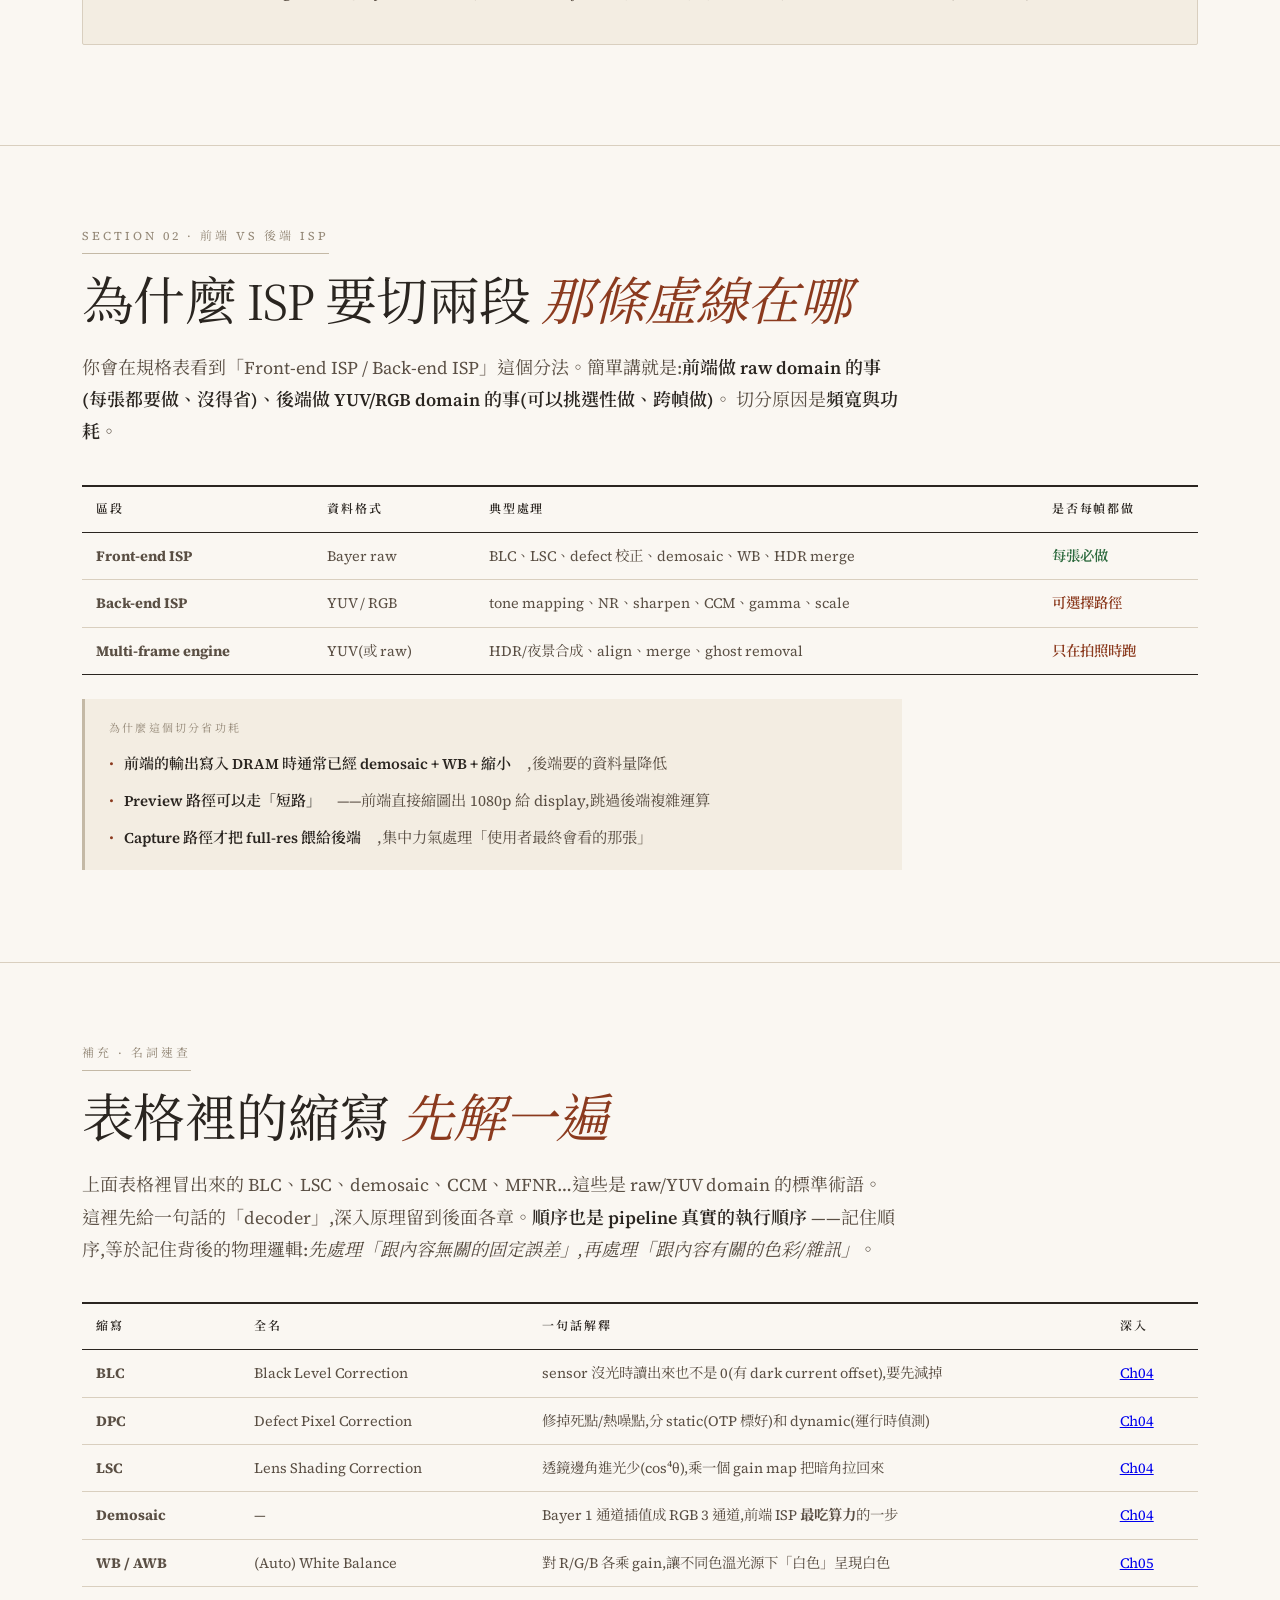
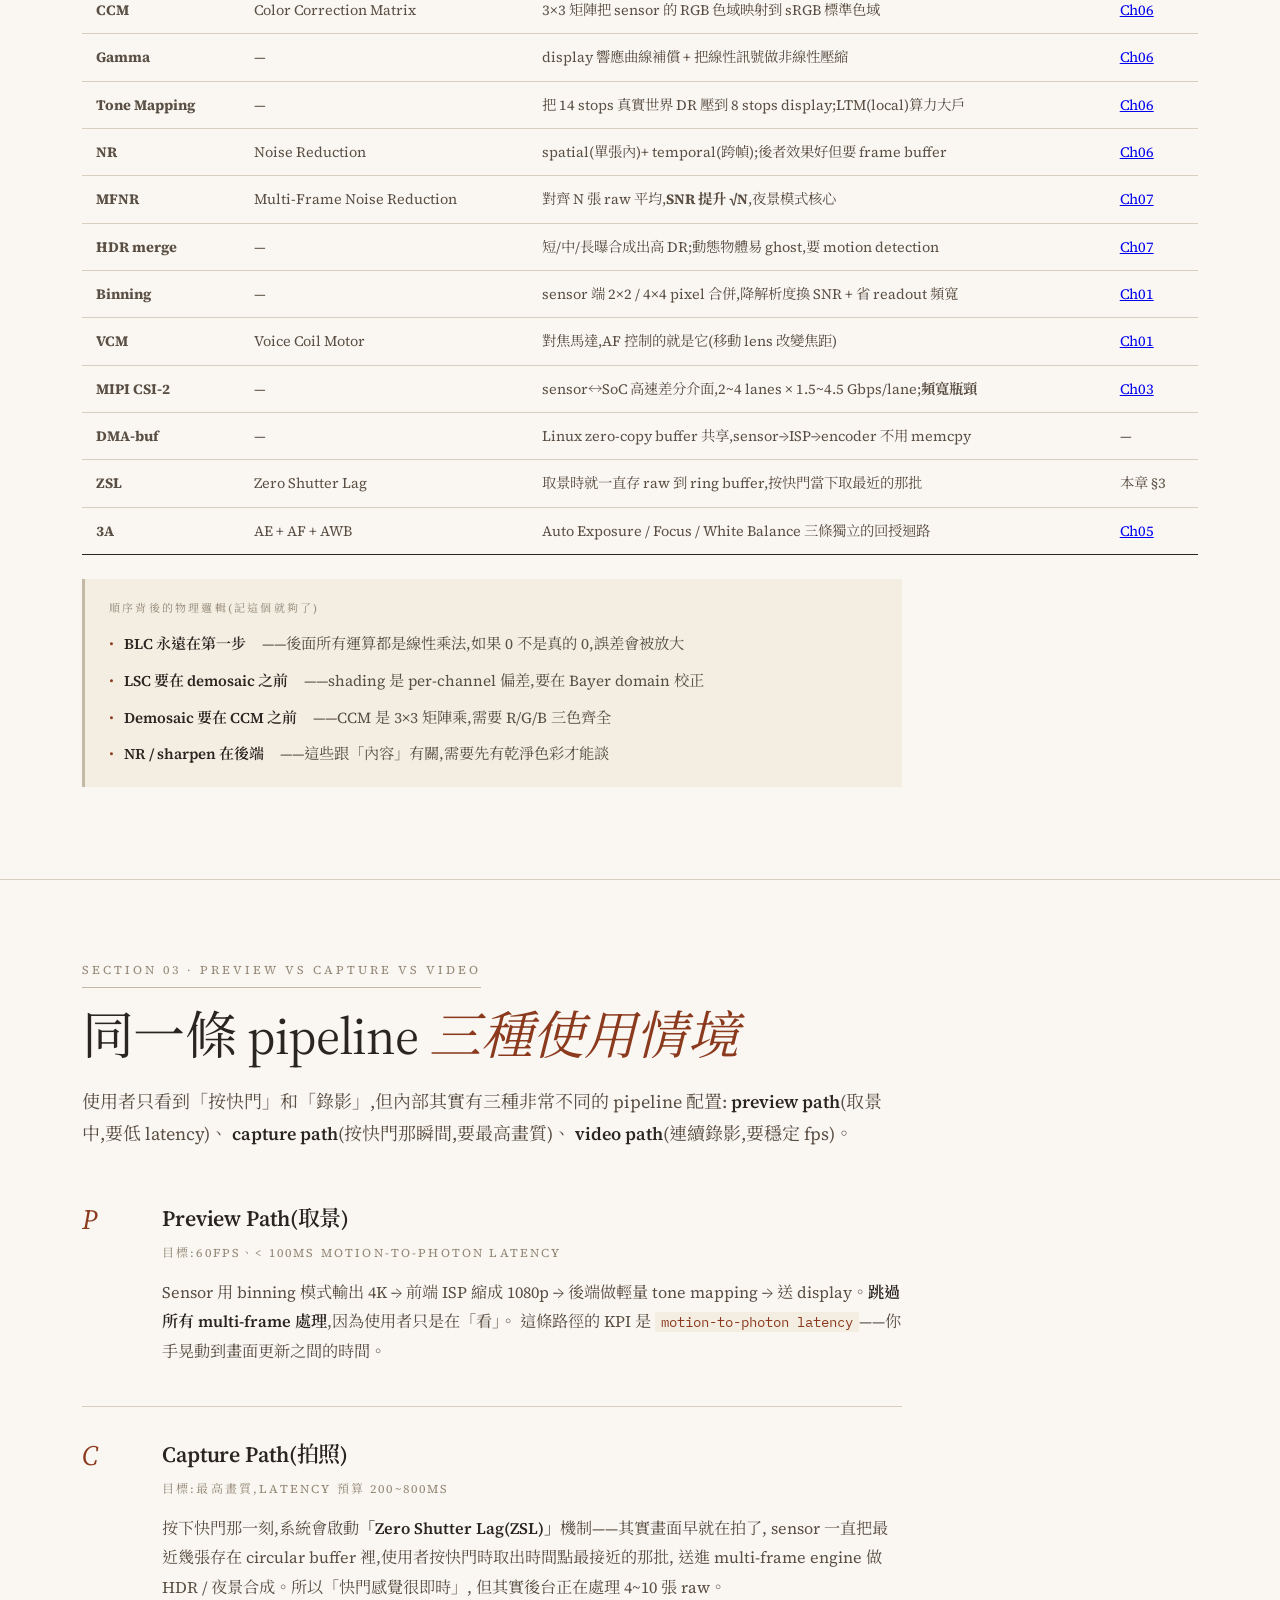
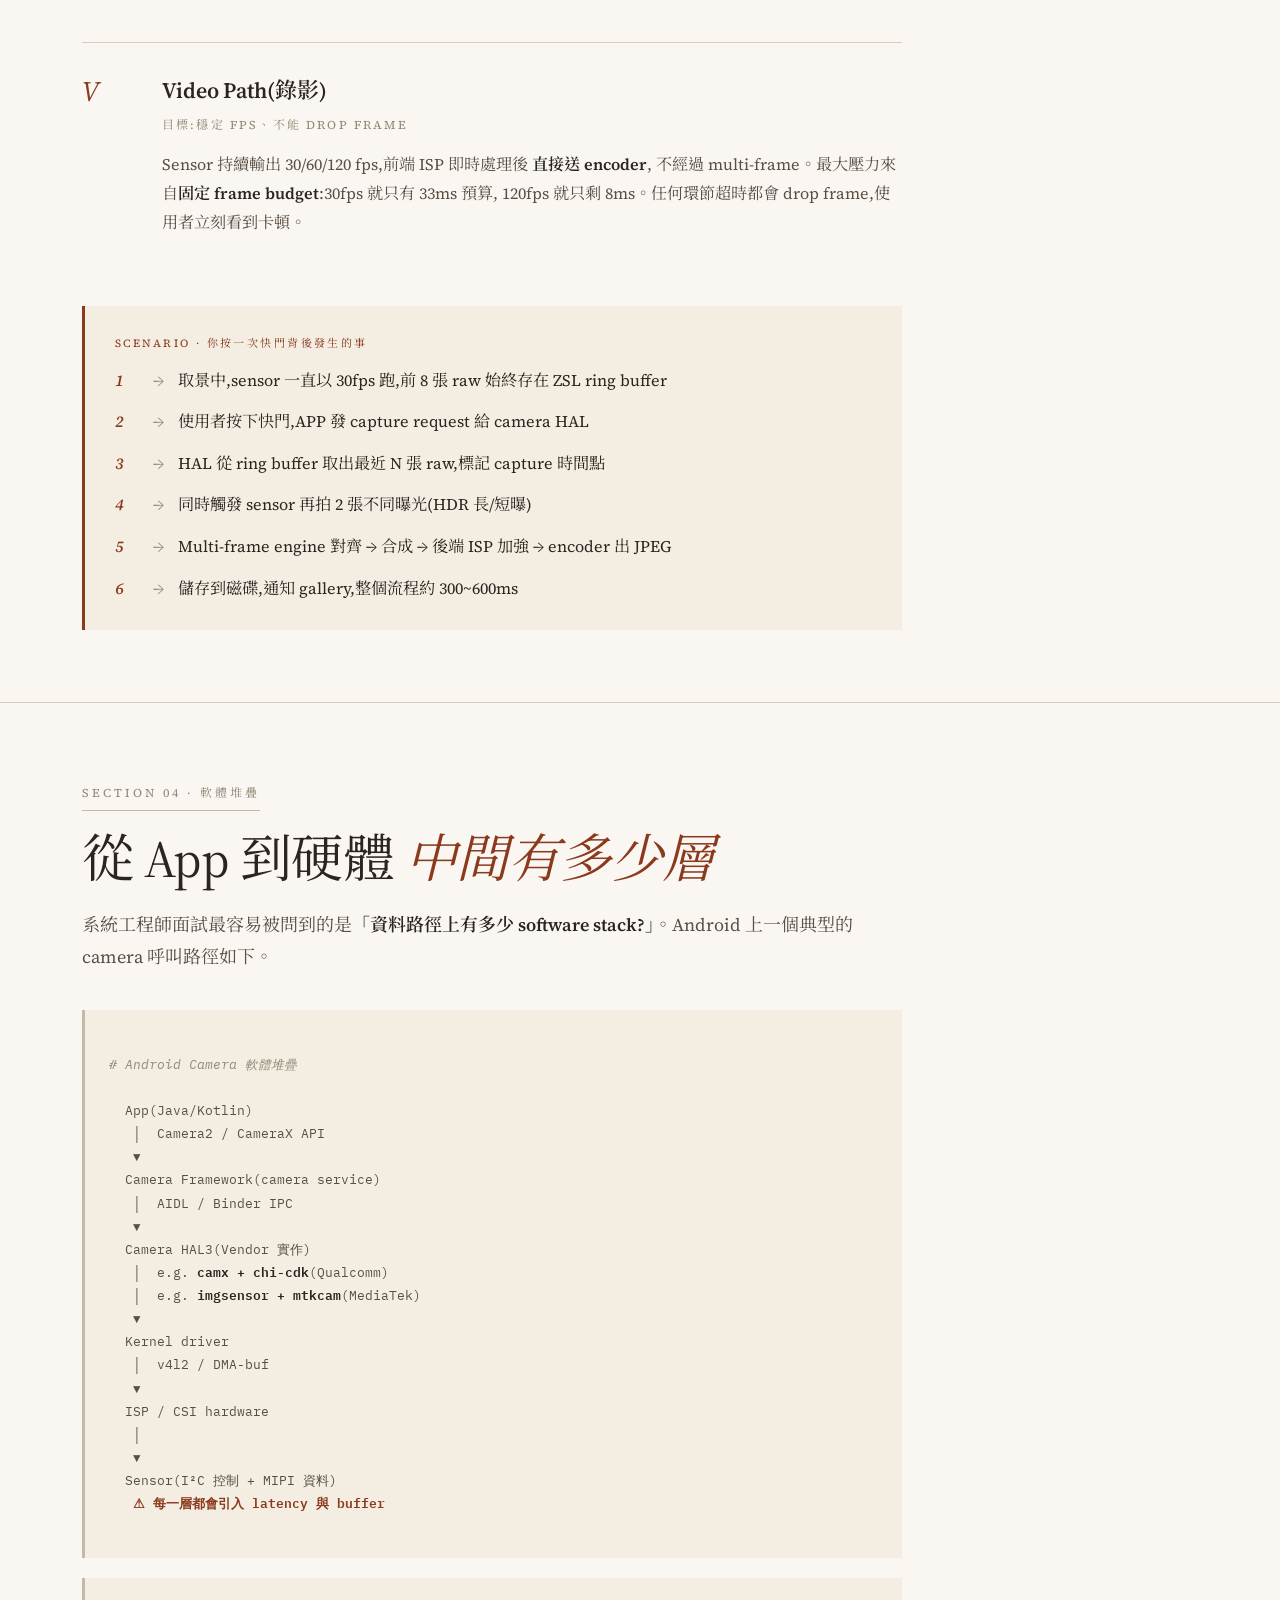
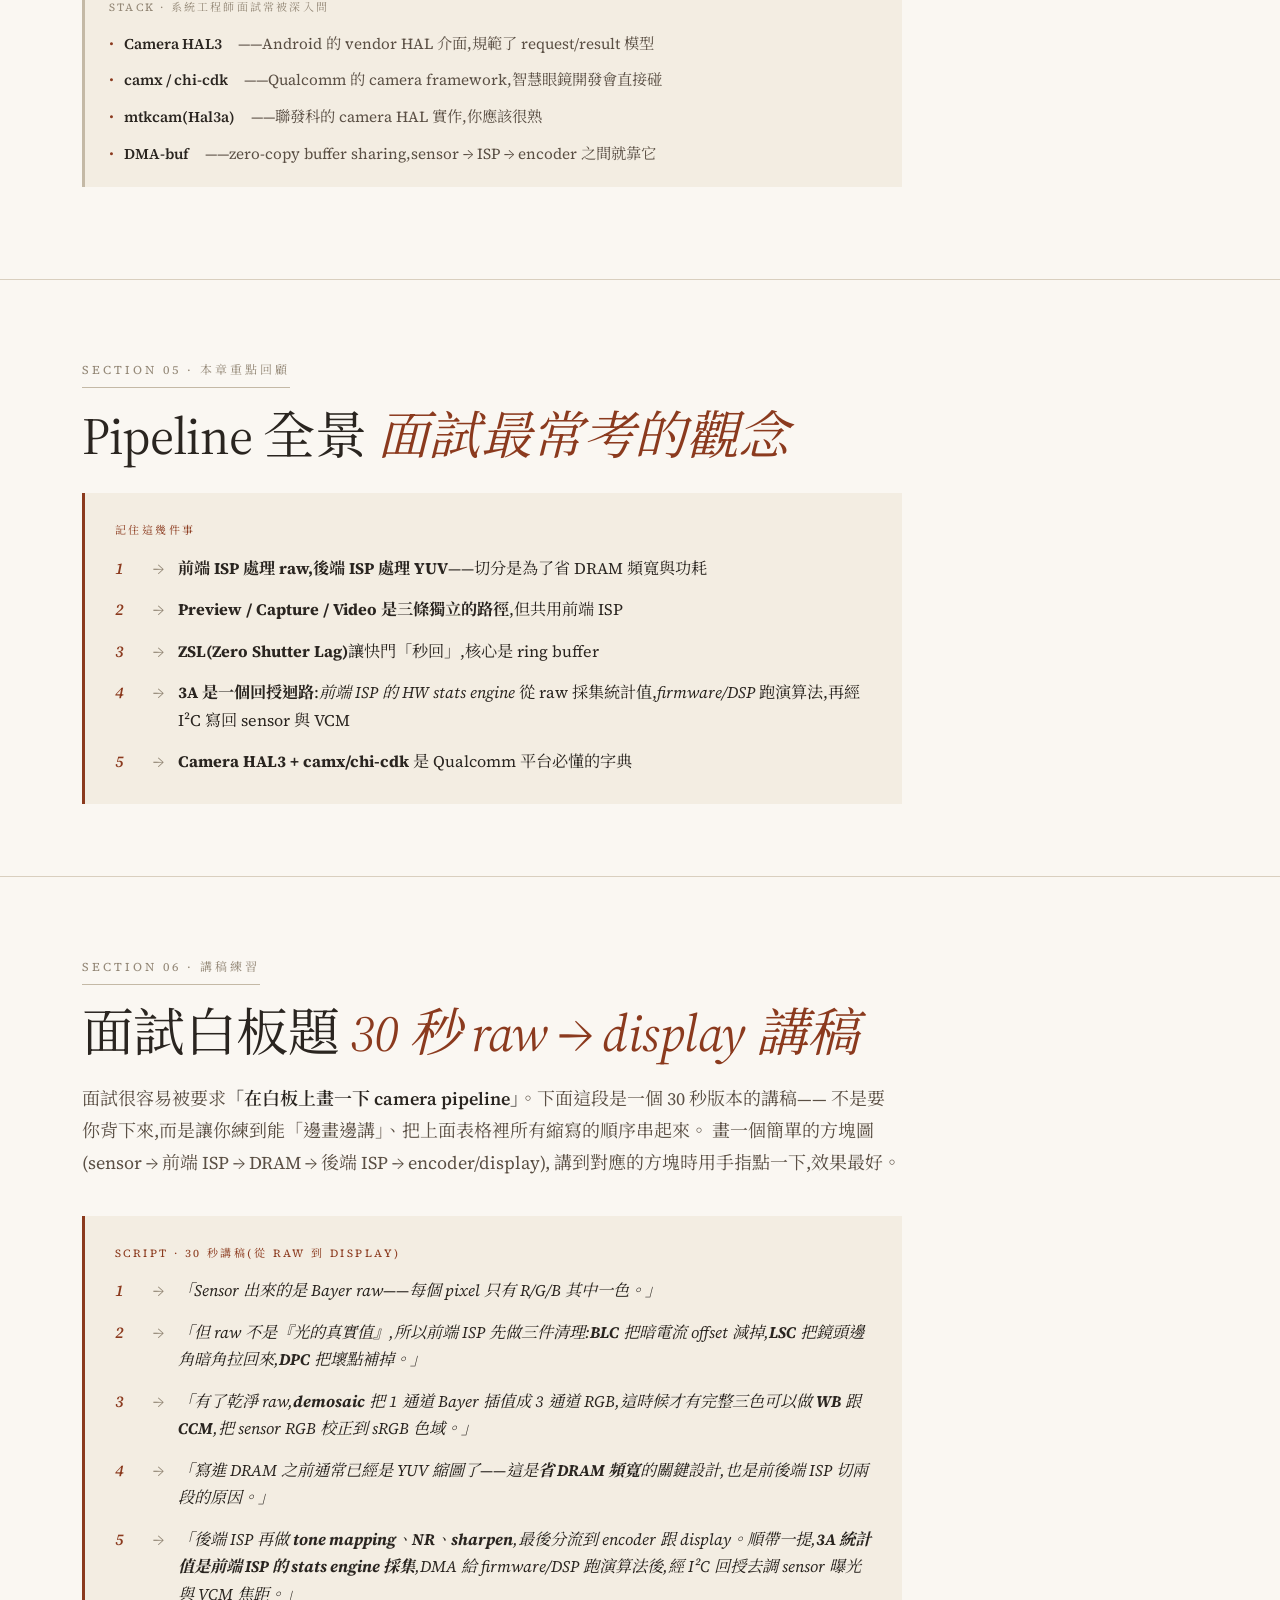
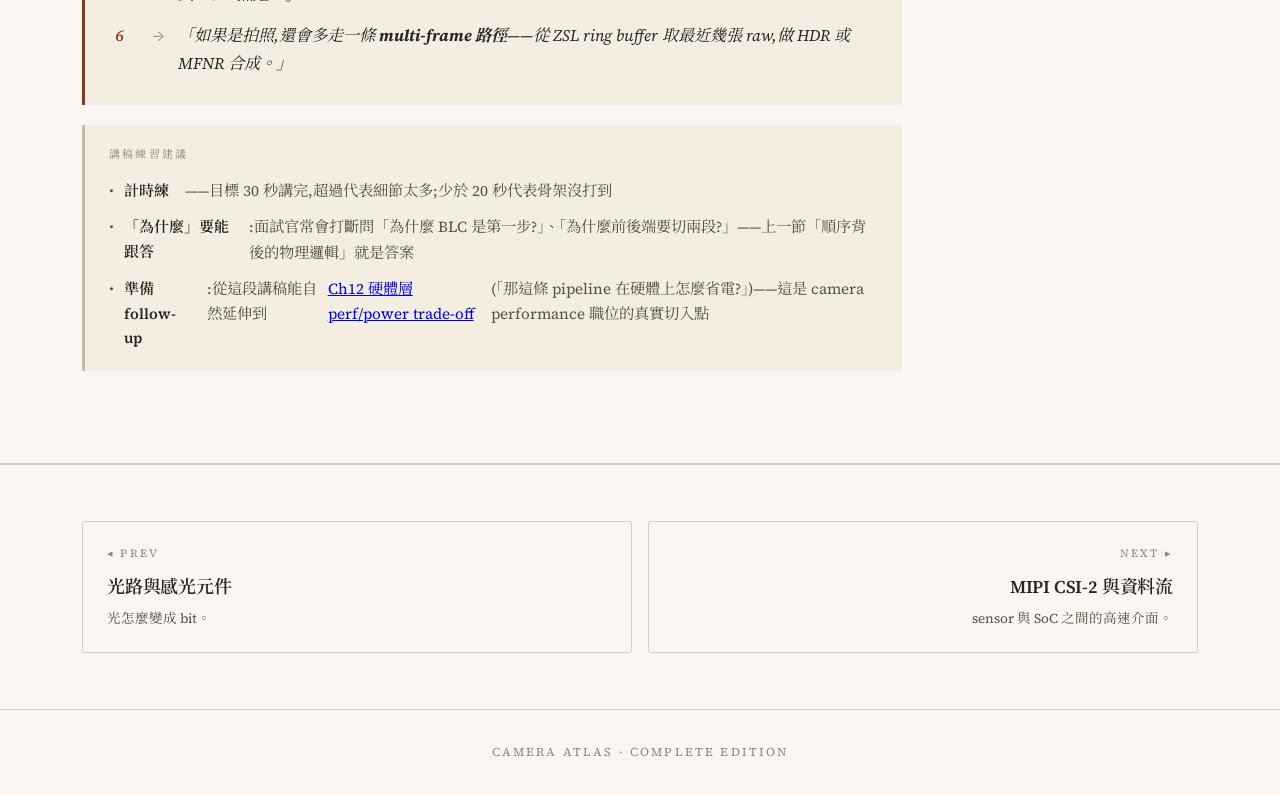
<file: ch02-pipeline-overview.html>
<!DOCTYPE html>
<html lang="zh-Hant">
<head>
<meta charset="UTF-8">
<meta name="viewport" content="width=device-width, initial-scale=1.0">
<title>Camera Pipeline 全景圖 — Camera Atlas</title>
<link rel="preconnect" href="https://fonts.googleapis.com">
<link rel="preconnect" href="https://fonts.gstatic.com" crossorigin>
<link href="https://fonts.googleapis.com/css2?family=Source+Serif+4:ital,opsz,wght@0,8..60,400;0,8..60,600;0,8..60,700;1,8..60,400;1,8..60,600&family=Noto+Serif+TC:wght@400;500;700&family=IBM+Plex+Mono:wght@400;500&display=swap" rel="stylesheet">
<script>(function(){try{var s=parseInt(localStorage.getItem('webatlas_text_size'),10);var a=[15,16,17,18,19,20,22,24];if(!isNaN(s)&&s>=0&&s<a.length){document.documentElement.style.setProperty('--reader-fz',a[s]+'px');}}catch(e){}})();</script>
<link rel="stylesheet" href="style.css">
<script defer src="reader.js"></script>
</head>
<body>

<header class="top-bar">
  <div class="container">
    <div class="top-bar-inner">
      <a href="index.html" class="logo">⬢ Camera Atlas</a>
      <nav>
        <a href="index.html">總目錄</a>
        <a href="ch02-pipeline-overview.html" class="active">Pipeline 全景</a>
        <a href="glossary.html">詞彙表</a>
      </nav>
      <span>Vol.02</span>
      <div class="font-control" role="group" aria-label="字體大小">
        <button type="button" class="fz-btn" data-action="dec" aria-label="縮小字體">A<span class="fz-sym">−</span></button>
        <button type="button" class="fz-btn" data-action="inc" aria-label="放大字體">A<span class="fz-sym">+</span></button>
      </div>
    </div>
  </div>
</header>

<section class="hero">
  <div class="container">
    <div class="kicker">
      <span class="dot"></span>
      Vol. 02 · Pipeline Overview
    </div>
    <h1>Camera Pipeline 全景圖<br>從 sensor 到 display 中間 <em>發生了什麼</em></h1>
    <p class="hero-sub">
      你按下快門那一刻,有<strong>幾十個模組同時在動</strong>:sensor 還在曝光、ISP 在跑前一張、
      AE 在算下一張的曝光、encoder 在等 buffer、display 在重新整理 preview。
      這一章把整條路展開,讓你看清楚每一塊在做什麼、彼此怎麼握手。
    </p>
  </div>
</section>

<section class="section">
  <div class="container">
    <div class="section-tag">Section 01 · 系統全景</div>
    <h2>整條 pipeline <em>到底有多少塊磚</em></h2>
    <p class="lead">
      從硬體角度看,一個現代手機 camera 系統至少包含:<strong>Camera module(sensor + lens + VCM)、
      MIPI CSI-2 介面、CSI receiver(在 SoC 內)、前端 ISP、DRAM、後端 ISP、encoder、display</strong>。
      每一塊都有自己的 clock、power domain、buffer。
    </p>

    <div class="diagram">
      <div class="diagram-title">▸ 完整 camera pipeline 資料流</div>
      <svg viewBox="0 0 800 320" xmlns="http://www.w3.org/2000/svg">
        <!-- Camera module -->
        <rect x="20" y="30" width="120" height="80" rx="4" fill="#f3ede2" stroke="#d9cfbf"/>
        <text x="80" y="55" fill="#2a2520" font-family="Source Serif 4" font-size="13" font-weight="600" text-anchor="middle">Camera Module</text>
        <text x="80" y="75" fill="#5a4f44" font-family="Source Serif 4" font-size="11" text-anchor="middle">Lens + VCM</text>
        <text x="80" y="92" fill="#5a4f44" font-family="Source Serif 4" font-size="11" text-anchor="middle">CMOS sensor</text>

        <!-- MIPI CSI-2 -->
        <line x1="140" y1="70" x2="200" y2="70" stroke="#8b3a1e" stroke-width="2" marker-end="url(#arr)"/>
        <text x="170" y="60" fill="#8b3a1e" font-family="IBM Plex Mono" font-size="10" text-anchor="middle">MIPI</text>
        <text x="170" y="85" fill="#5a4f44" font-family="Source Serif 4" font-size="10" text-anchor="middle">CSI-2</text>

        <!-- SoC frontend -->
        <rect x="200" y="30" width="120" height="80" rx="4" fill="#f3ede2" stroke="#d9cfbf"/>
        <text x="260" y="52" fill="#2a2520" font-family="Source Serif 4" font-size="13" font-weight="600" text-anchor="middle">CSI Receiver</text>
        <text x="260" y="70" fill="#5a4f44" font-family="Source Serif 4" font-size="11" text-anchor="middle">+ Front-end ISP</text>
        <text x="260" y="87" fill="#5a4f44" font-family="Source Serif 4" font-size="10" font-style="italic" text-anchor="middle">BLC, LSC, demosaic</text>
        <text x="260" y="102" fill="#2d6a3e" font-family="Source Serif 4" font-size="10" font-style="italic" text-anchor="middle">+ 3A stats engine</text>

        <!-- DRAM -->
        <line x1="260" y1="110" x2="260" y2="160" stroke="#8b3a1e" stroke-width="2" marker-end="url(#arr)"/>
        <rect x="200" y="160" width="120" height="50" rx="4" fill="#faf7f2" stroke="#d9cfbf" stroke-dasharray="3,2"/>
        <text x="260" y="180" fill="#2a2520" font-family="Source Serif 4" font-size="13" font-weight="600" text-anchor="middle">DRAM</text>
        <text x="260" y="198" fill="#5a4f44" font-family="Source Serif 4" font-size="11" font-style="italic" text-anchor="middle">raw / YUV buffer</text>

        <!-- Back-end ISP -->
        <line x1="320" y1="185" x2="370" y2="185" stroke="#8b3a1e" stroke-width="2" marker-end="url(#arr)"/>
        <rect x="370" y="150" width="130" height="70" rx="4" fill="#f3ede2" stroke="#d9cfbf"/>
        <text x="435" y="178" fill="#2a2520" font-family="Source Serif 4" font-size="13" font-weight="600" text-anchor="middle">Back-end ISP</text>
        <text x="435" y="197" fill="#5a4f44" font-family="Source Serif 4" font-size="10" text-anchor="middle">tone, NR, sharpen, CCM</text>

        <!-- NPU -->
        <line x1="435" y1="150" x2="435" y2="115" stroke="#8b3a1e" stroke-width="1.5" stroke-dasharray="3,2"/>
        <rect x="370" y="60" width="130" height="55" rx="4" fill="#f3ede2" stroke="#d9cfbf"/>
        <text x="435" y="82" fill="#2a2520" font-family="Source Serif 4" font-size="13" font-weight="600" text-anchor="middle">NPU / GPU</text>
        <text x="435" y="100" fill="#5a4f44" font-family="Source Serif 4" font-size="10" font-style="italic" text-anchor="middle">AI denoise, seg</text>

        <!-- Multi-frame engine -->
        <line x1="500" y1="185" x2="550" y2="185" stroke="#8b3a1e" stroke-width="2" marker-end="url(#arr)"/>
        <rect x="550" y="150" width="130" height="70" rx="4" fill="#f3ede2" stroke="#d9cfbf"/>
        <text x="615" y="173" fill="#2a2520" font-family="Source Serif 4" font-size="13" font-weight="600" text-anchor="middle">Multi-frame</text>
        <text x="615" y="190" fill="#5a4f44" font-family="Source Serif 4" font-size="11" text-anchor="middle">HDR / MFNR</text>
        <text x="615" y="205" fill="#5a4f44" font-family="Source Serif 4" font-size="10" font-style="italic" text-anchor="middle">align + merge</text>

        <!-- Encoder -->
        <line x1="615" y1="220" x2="615" y2="265" stroke="#8b3a1e" stroke-width="2" marker-end="url(#arr)"/>
        <rect x="550" y="265" width="130" height="40" rx="4" fill="#f3ede2" stroke="#d9cfbf"/>
        <text x="615" y="282" fill="#2a2520" font-family="Source Serif 4" font-size="13" font-weight="600" text-anchor="middle">Encoder</text>
        <text x="615" y="298" fill="#5a4f44" font-family="Source Serif 4" font-size="10" font-style="italic" text-anchor="middle">JPEG / HEVC / AV1</text>

        <!-- Display -->
        <line x1="500" y1="280" x2="550" y2="280" stroke="#5a4f44" stroke-width="1.5" stroke-dasharray="3,2"/>
        <rect x="370" y="260" width="130" height="40" rx="4" fill="#faf7f2" stroke="#d9cfbf"/>
        <text x="435" y="277" fill="#2a2520" font-family="Source Serif 4" font-size="13" font-weight="600" text-anchor="middle">Display Pipe</text>
        <text x="435" y="293" fill="#5a4f44" font-family="Source Serif 4" font-size="10" font-style="italic" text-anchor="middle">preview path</text>

        <!-- 3A loop back: stats engine (front-end ISP, HW) → algo (firmware/DSP) → sensor I²C -->
        <path d="M260 110 Q170 250 140 80" stroke="#2d6a3e" stroke-width="1.5" fill="none" stroke-dasharray="4,3" marker-end="url(#arr-g)"/>
        <text x="170" y="260" fill="#2d6a3e" font-family="Source Serif 4" font-size="11" font-style="italic">3A stats(HW) → 演算法(SW) → sensor I²C 控制</text>

        <text x="700" y="40" fill="#5a4f44" font-family="Source Serif 4" font-size="11" text-anchor="end">外部</text>
        <line x1="660" y1="40" x2="700" y2="40" stroke="#5a4f44" stroke-width="0.5"/>
        <text x="780" y="40" fill="#5a4f44" font-family="Source Serif 4" font-size="11" text-anchor="end">SoC 內</text>

        <defs>
          <marker id="arr" viewBox="0 0 10 10" refX="8" refY="5" markerWidth="6" markerHeight="6" orient="auto">
            <path d="M0,0 L10,5 L0,10 z" fill="#8b3a1e"/>
          </marker>
          <marker id="arr-g" viewBox="0 0 10 10" refX="8" refY="5" markerWidth="6" markerHeight="6" orient="auto">
            <path d="M0,0 L10,5 L0,10 z" fill="#2d6a3e"/>
          </marker>
        </defs>
      </svg>
      <p class="diagram-caption">完整 camera pipeline:資料從 sensor 經 MIPI 進入 SoC,前端 ISP 先處理 raw,寫回 DRAM,後端 ISP 再做進階運算,最後分流到 encoder(存檔)與 display(預覽)。<strong>3A 統計值由前端 ISP 內的 HW stats engine 從 raw/Bayer domain 採集</strong>,DMA 給 camera firmware/DSP 跑 AE/AF/AWB 演算法,再經 I²C 寫回 sensor 與 VCM(深入見 <a href="ch05-3a-algorithms.html">Ch05</a>)。</p>
    </div>
  </div>
</section>

<section class="section">
  <div class="container">
    <div class="section-tag">Section 02 · 前端 vs 後端 ISP</div>
    <h2>為什麼 ISP 要切兩段 <em>那條虛線在哪</em></h2>
    <p class="lead">
      你會在規格表看到「Front-end ISP / Back-end ISP」這個分法。簡單講就是:<strong>前端做 raw domain
      的事(每張都要做、沒得省)、後端做 YUV/RGB domain 的事(可以挑選性做、跨幀做)</strong>。
      切分原因是<strong>頻寬與功耗</strong>。
    </p>

    <table class="compare-table">
      <thead>
        <tr>
          <th>區段</th>
          <th>資料格式</th>
          <th>典型處理</th>
          <th>是否每幀都做</th>
        </tr>
      </thead>
      <tbody>
        <tr>
          <td><strong>Front-end ISP</strong></td>
          <td>Bayer raw</td>
          <td>BLC、LSC、defect 校正、demosaic、WB、HDR merge</td>
          <td class="yes">每張必做</td>
        </tr>
        <tr>
          <td><strong>Back-end ISP</strong></td>
          <td>YUV / RGB</td>
          <td>tone mapping、NR、sharpen、CCM、gamma、scale</td>
          <td class="no">可選擇路徑</td>
        </tr>
        <tr>
          <td><strong>Multi-frame engine</strong></td>
          <td>YUV(或 raw)</td>
          <td>HDR/夜景合成、align、merge、ghost removal</td>
          <td class="no">只在拍照時跑</td>
        </tr>
      </tbody>
    </table>

    <div class="tech-callout">
      <div class="ct-label">為什麼這個切分省功耗</div>
      <ul>
        <li><strong>前端的輸出寫入 DRAM 時通常已經 demosaic + WB + 縮小</strong>,後端要的資料量降低</li>
        <li><strong>Preview 路徑可以走「短路」</strong>——前端直接縮圖出 1080p 給 display,跳過後端複雜運算</li>
        <li><strong>Capture 路徑才把 full-res 餵給後端</strong>,集中力氣處理「使用者最終會看的那張」</li>
      </ul>
    </div>
  </div>
</section>

<section class="section">
  <div class="container">
    <div class="section-tag">補充 · 名詞速查</div>
    <h2>表格裡的縮寫 <em>先解一遍</em></h2>
    <p class="lead">
      上面表格裡冒出來的 BLC、LSC、demosaic、CCM、MFNR…這些是 raw/YUV domain 的標準術語。
      這裡先給一句話的「decoder」,深入原理留到後面各章。<strong>順序也是 pipeline 真實的執行順序</strong>
      ——記住順序,等於記住背後的物理邏輯:<em>先處理「跟內容無關的固定誤差」,再處理「跟內容有關的色彩/雜訊」</em>。
    </p>

    <table class="compare-table">
      <thead>
        <tr>
          <th>縮寫</th>
          <th>全名</th>
          <th>一句話解釋</th>
          <th>深入</th>
        </tr>
      </thead>
      <tbody>
        <tr>
          <td><strong>BLC</strong></td>
          <td>Black Level Correction</td>
          <td>sensor 沒光時讀出來也不是 0(有 dark current offset),要先減掉</td>
          <td><a href="ch04-isp-frontend.html">Ch04</a></td>
        </tr>
        <tr>
          <td><strong>DPC</strong></td>
          <td>Defect Pixel Correction</td>
          <td>修掉死點/熱噪點,分 static(OTP 標好)和 dynamic(運行時偵測)</td>
          <td><a href="ch04-isp-frontend.html">Ch04</a></td>
        </tr>
        <tr>
          <td><strong>LSC</strong></td>
          <td>Lens Shading Correction</td>
          <td>透鏡邊角進光少(cos⁴θ),乘一個 gain map 把暗角拉回來</td>
          <td><a href="ch04-isp-frontend.html">Ch04</a></td>
        </tr>
        <tr>
          <td><strong>Demosaic</strong></td>
          <td>—</td>
          <td>Bayer 1 通道插值成 RGB 3 通道,前端 ISP <strong>最吃算力</strong>的一步</td>
          <td><a href="ch04-isp-frontend.html">Ch04</a></td>
        </tr>
        <tr>
          <td><strong>WB / AWB</strong></td>
          <td>(Auto) White Balance</td>
          <td>對 R/G/B 各乘 gain,讓不同色溫光源下「白色」呈現白色</td>
          <td><a href="ch05-3a-algorithms.html">Ch05</a></td>
        </tr>
        <tr>
          <td><strong>CCM</strong></td>
          <td>Color Correction Matrix</td>
          <td>3×3 矩陣把 sensor 的 RGB 色域映射到 sRGB 標準色域</td>
          <td><a href="ch06-isp-backend.html">Ch06</a></td>
        </tr>
        <tr>
          <td><strong>Gamma</strong></td>
          <td>—</td>
          <td>display 響應曲線補償 + 把線性訊號做非線性壓縮</td>
          <td><a href="ch06-isp-backend.html">Ch06</a></td>
        </tr>
        <tr>
          <td><strong>Tone Mapping</strong></td>
          <td>—</td>
          <td>把 14 stops 真實世界 DR 壓到 8 stops display;LTM(local)算力大戶</td>
          <td><a href="ch06-isp-backend.html">Ch06</a></td>
        </tr>
        <tr>
          <td><strong>NR</strong></td>
          <td>Noise Reduction</td>
          <td>spatial(單張內)+ temporal(跨幀);後者效果好但要 frame buffer</td>
          <td><a href="ch06-isp-backend.html">Ch06</a></td>
        </tr>
        <tr>
          <td><strong>MFNR</strong></td>
          <td>Multi-Frame Noise Reduction</td>
          <td>對齊 N 張 raw 平均,<strong>SNR 提升 √N</strong>,夜景模式核心</td>
          <td><a href="ch07-multiframe-hdr.html">Ch07</a></td>
        </tr>
        <tr>
          <td><strong>HDR merge</strong></td>
          <td>—</td>
          <td>短/中/長曝合成出高 DR;動態物體易 ghost,要 motion detection</td>
          <td><a href="ch07-multiframe-hdr.html">Ch07</a></td>
        </tr>
        <tr>
          <td><strong>Binning</strong></td>
          <td>—</td>
          <td>sensor 端 2×2 / 4×4 pixel 合併,降解析度換 SNR + 省 readout 頻寬</td>
          <td><a href="ch01-optics-sensor.html">Ch01</a></td>
        </tr>
        <tr>
          <td><strong>VCM</strong></td>
          <td>Voice Coil Motor</td>
          <td>對焦馬達,AF 控制的就是它(移動 lens 改變焦距)</td>
          <td><a href="ch01-optics-sensor.html">Ch01</a></td>
        </tr>
        <tr>
          <td><strong>MIPI CSI-2</strong></td>
          <td>—</td>
          <td>sensor↔SoC 高速差分介面,2~4 lanes × 1.5~4.5 Gbps/lane;<strong>頻寬瓶頸</strong></td>
          <td><a href="ch03-mipi-csi2.html">Ch03</a></td>
        </tr>
        <tr>
          <td><strong>DMA-buf</strong></td>
          <td>—</td>
          <td>Linux zero-copy buffer 共享,sensor→ISP→encoder 不用 memcpy</td>
          <td>—</td>
        </tr>
        <tr>
          <td><strong>ZSL</strong></td>
          <td>Zero Shutter Lag</td>
          <td>取景時就一直存 raw 到 ring buffer,按快門當下取最近的那批</td>
          <td>本章 §3</td>
        </tr>
        <tr>
          <td><strong>3A</strong></td>
          <td>AE + AF + AWB</td>
          <td>Auto Exposure / Focus / White Balance 三條獨立的回授迴路</td>
          <td><a href="ch05-3a-algorithms.html">Ch05</a></td>
        </tr>
      </tbody>
    </table>

    <div class="tech-callout">
      <div class="ct-label">順序背後的物理邏輯(記這個就夠了)</div>
      <ul>
        <li><strong>BLC 永遠在第一步</strong>——後面所有運算都是線性乘法,如果 0 不是真的 0,誤差會被放大</li>
        <li><strong>LSC 要在 demosaic 之前</strong>——shading 是 per-channel 偏差,要在 Bayer domain 校正</li>
        <li><strong>Demosaic 要在 CCM 之前</strong>——CCM 是 3×3 矩陣乘,需要 R/G/B 三色齊全</li>
        <li><strong>NR / sharpen 在後端</strong>——這些跟「內容」有關,需要先有乾淨色彩才能談</li>
      </ul>
    </div>
  </div>
</section>

<section class="section">
  <div class="container">
    <div class="section-tag">Section 03 · Preview vs Capture vs Video</div>
    <h2>同一條 pipeline <em>三種使用情境</em></h2>
    <p class="lead">
      使用者只看到「按快門」和「錄影」,但內部其實有三種非常不同的 pipeline 配置:
      <strong>preview path</strong>(取景中,要低 latency)、
      <strong>capture path</strong>(按快門那瞬間,要最高畫質)、
      <strong>video path</strong>(連續錄影,要穩定 fps)。
    </p>

    <div class="steps">
      <div class="step">
        <div class="step-marker">P</div>
        <div class="step-content">
          <h3>Preview Path(取景)</h3>
          <div class="step-sub">目標:60fps、&lt; 100ms motion-to-photon latency</div>
          <p>
            Sensor 用 binning 模式輸出 4K → 前端 ISP 縮成 1080p → 後端做輕量 tone mapping →
            送 display。<strong>跳過所有 multi-frame 處理</strong>,因為使用者只是在「看」。
            這條路徑的 KPI 是 <code>motion-to-photon latency</code>——你手晃動到畫面更新之間的時間。
          </p>
        </div>
      </div>

      <div class="step">
        <div class="step-marker">C</div>
        <div class="step-content">
          <h3>Capture Path(拍照)</h3>
          <div class="step-sub">目標:最高畫質,latency 預算 200~800ms</div>
          <p>
            按下快門那一刻,系統會啟動<strong>「Zero Shutter Lag(ZSL)」</strong>機制——其實畫面早就在拍了,
            sensor 一直把最近幾張存在 circular buffer 裡,使用者按快門時取出時間點最接近的那批,
            送進 multi-frame engine 做 HDR / 夜景合成。所以「快門感覺很即時」,
            但其實後台正在處理 4~10 張 raw。
          </p>
        </div>
      </div>

      <div class="step">
        <div class="step-marker">V</div>
        <div class="step-content">
          <h3>Video Path(錄影)</h3>
          <div class="step-sub">目標:穩定 fps、不能 drop frame</div>
          <p>
            Sensor 持續輸出 30/60/120 fps,前端 ISP 即時處理後 <strong>直接送 encoder</strong>,
            不經過 multi-frame。最大壓力來自<strong>固定 frame budget</strong>:30fps 就只有 33ms 預算,
            120fps 就只剩 8ms。任何環節超時都會 drop frame,使用者立刻看到卡頓。
          </p>
        </div>
      </div>
    </div>

    <div class="scenario-card">
      <div class="label">Scenario · 你按一次快門背後發生的事</div>
      <div class="actions">
        <div class="action-line">
          <span class="num">1</span>
          <span class="arrow">→</span>
          <span>取景中,sensor 一直以 30fps 跑,前 8 張 raw 始終存在 ZSL ring buffer</span>
        </div>
        <div class="action-line">
          <span class="num">2</span>
          <span class="arrow">→</span>
          <span>使用者按下快門,APP 發 capture request 給 camera HAL</span>
        </div>
        <div class="action-line">
          <span class="num">3</span>
          <span class="arrow">→</span>
          <span>HAL 從 ring buffer 取出最近 N 張 raw,標記 capture 時間點</span>
        </div>
        <div class="action-line">
          <span class="num">4</span>
          <span class="arrow">→</span>
          <span>同時觸發 sensor 再拍 2 張不同曝光(HDR 長/短曝)</span>
        </div>
        <div class="action-line">
          <span class="num">5</span>
          <span class="arrow">→</span>
          <span>Multi-frame engine 對齊 → 合成 → 後端 ISP 加強 → encoder 出 JPEG</span>
        </div>
        <div class="action-line">
          <span class="num">6</span>
          <span class="arrow">→</span>
          <span>儲存到磁碟,通知 gallery,整個流程約 300~600ms</span>
        </div>
      </div>
    </div>
  </div>
</section>

<section class="section">
  <div class="container">
    <div class="section-tag">Section 04 · 軟體堆疊</div>
    <h2>從 App 到硬體 <em>中間有多少層</em></h2>
    <p class="lead">
      系統工程師面試最容易被問到的是<strong>「資料路徑上有多少 software stack?」</strong>。Android 上一個典型的 camera 呼叫路徑如下。
    </p>

    <div class="flow-illustration">
<span class="comment"># Android Camera 軟體堆疊</span>

  App(Java/Kotlin)
   │  Camera2 / CameraX API
   ▼
  Camera Framework(camera service)
   │  AIDL / Binder IPC
   ▼
  Camera HAL3(Vendor 實作)
   │  e.g. <span class="key">camx + chi-cdk</span>(Qualcomm)
   │  e.g. <span class="key">imgsensor + mtkcam</span>(MediaTek)
   ▼
  Kernel driver
   │  v4l2 / DMA-buf
   ▼
  ISP / CSI hardware
   │
   ▼
  Sensor(I²C 控制 + MIPI 資料)
   <span class="warn">⚠ 每一層都會引入 latency 與 buffer</span>
    </div>

    <div class="tech-callout">
      <div class="ct-label">Stack · 系統工程師面試常被深入問</div>
      <ul>
        <li><strong>Camera HAL3</strong>——Android 的 vendor HAL 介面,規範了 request/result 模型</li>
        <li><strong>camx / chi-cdk</strong>——Qualcomm 的 camera framework,智慧眼鏡開發會直接碰</li>
        <li><strong>mtkcam(Hal3a)</strong>——聯發科的 camera HAL 實作,你應該很熟</li>
        <li><strong>DMA-buf</strong>——zero-copy buffer sharing,sensor → ISP → encoder 之間就靠它</li>
      </ul>
    </div>
  </div>
</section>

<section class="section">
  <div class="container">
    <div class="section-tag">Section 05 · 本章重點回顧</div>
    <h2>Pipeline 全景 <em>面試最常考的觀念</em></h2>

    <div class="scenario-card">
      <div class="label">記住這幾件事</div>
      <div class="actions">
        <div class="action-line">
          <span class="num">1</span>
          <span class="arrow">→</span>
          <span><strong>前端 ISP 處理 raw,後端 ISP 處理 YUV</strong>——切分是為了省 DRAM 頻寬與功耗</span>
        </div>
        <div class="action-line">
          <span class="num">2</span>
          <span class="arrow">→</span>
          <span><strong>Preview / Capture / Video 是三條獨立的路徑</strong>,但共用前端 ISP</span>
        </div>
        <div class="action-line">
          <span class="num">3</span>
          <span class="arrow">→</span>
          <span><strong>ZSL(Zero Shutter Lag)</strong>讓快門「秒回」,核心是 ring buffer</span>
        </div>
        <div class="action-line">
          <span class="num">4</span>
          <span class="arrow">→</span>
          <span><strong>3A 是一個回授迴路</strong>:<em>前端 ISP 的 HW stats engine</em> 從 raw 採集統計值,<em>firmware/DSP</em> 跑演算法,再經 I²C 寫回 sensor 與 VCM</span>
        </div>
        <div class="action-line">
          <span class="num">5</span>
          <span class="arrow">→</span>
          <span><strong>Camera HAL3 + camx/chi-cdk</strong> 是 Qualcomm 平台必懂的字典</span>
        </div>
      </div>
    </div>
  </div>
</section>

<section class="section">
  <div class="container">
    <div class="section-tag">Section 06 · 講稿練習</div>
    <h2>面試白板題 <em>30 秒 raw → display 講稿</em></h2>
    <p class="lead">
      面試很容易被要求<strong>「在白板上畫一下 camera pipeline」</strong>。下面這段是一個 30 秒版本的講稿——
      不是要你背下來,而是讓你練到能「邊畫邊講」、把上面表格裡所有縮寫的順序串起來。
      畫一個簡單的方塊圖(sensor → 前端 ISP → DRAM → 後端 ISP → encoder/display),
      講到對應的方塊時用手指點一下,效果最好。
    </p>

    <div class="scenario-card">
      <div class="label">Script · 30 秒講稿(從 raw 到 display)</div>
      <div class="actions">
        <div class="action-line">
          <span class="num">1</span>
          <span class="arrow">→</span>
          <span><em>「Sensor 出來的是 Bayer raw——每個 pixel 只有 R/G/B 其中一色。」</em></span>
        </div>
        <div class="action-line">
          <span class="num">2</span>
          <span class="arrow">→</span>
          <span><em>「但 raw 不是『光的真實值』,所以前端 ISP 先做三件清理:<strong>BLC</strong> 把暗電流 offset 減掉,<strong>LSC</strong> 把鏡頭邊角暗角拉回來,<strong>DPC</strong> 把壞點補掉。」</em></span>
        </div>
        <div class="action-line">
          <span class="num">3</span>
          <span class="arrow">→</span>
          <span><em>「有了乾淨 raw,<strong>demosaic</strong> 把 1 通道 Bayer 插值成 3 通道 RGB,這時候才有完整三色可以做 <strong>WB</strong> 跟 <strong>CCM</strong>,把 sensor RGB 校正到 sRGB 色域。」</em></span>
        </div>
        <div class="action-line">
          <span class="num">4</span>
          <span class="arrow">→</span>
          <span><em>「寫進 DRAM 之前通常已經是 YUV 縮圖了——這是<strong>省 DRAM 頻寬</strong>的關鍵設計,也是前後端 ISP 切兩段的原因。」</em></span>
        </div>
        <div class="action-line">
          <span class="num">5</span>
          <span class="arrow">→</span>
          <span><em>「後端 ISP 再做 <strong>tone mapping</strong>、<strong>NR</strong>、<strong>sharpen</strong>,最後分流到 encoder 跟 display。順帶一提,<strong>3A 統計值是前端 ISP 的 stats engine 採集</strong>,DMA 給 firmware/DSP 跑演算法後,經 I²C 回授去調 sensor 曝光與 VCM 焦距。」</em></span>
        </div>
        <div class="action-line">
          <span class="num">6</span>
          <span class="arrow">→</span>
          <span><em>「如果是拍照,還會多走一條 <strong>multi-frame 路徑</strong>——從 ZSL ring buffer 取最近幾張 raw,做 HDR 或 MFNR 合成。」</em></span>
        </div>
      </div>
    </div>

    <div class="tech-callout">
      <div class="ct-label">講稿練習建議</div>
      <ul>
        <li><strong>計時練</strong>——目標 30 秒講完,超過代表細節太多;少於 20 秒代表骨架沒打到</li>
        <li><strong>「為什麼」要能跟答</strong>:面試官常會打斷問「為什麼 BLC 是第一步?」、「為什麼前後端要切兩段?」——上一節「順序背後的物理邏輯」就是答案</li>
        <li><strong>準備 follow-up</strong>:從這段講稿能自然延伸到 <a href="ch12-hw-perf-power.html">Ch12 硬體層 perf/power trade-off</a>(「那這條 pipeline 在硬體上怎麼省電?」)——這是 camera performance 職位的真實切入點</li>
      </ul>
    </div>
  </div>
</section>

<section class="chapter-nav">
  <div class="container">
    <div class="chapter-nav-grid">
      <a href="ch01-optics-sensor.html" class="nav-card prev">
        <div class="label">Prev</div>
        <h4>光路與感光元件</h4>
        <p>光怎麼變成 bit。</p>
      </a>
      <a href="ch03-mipi-csi2.html" class="nav-card next">
        <div class="label">Next</div>
        <h4>MIPI CSI-2 與資料流</h4>
        <p>sensor 與 SoC 之間的高速介面。</p>
      </a>
    </div>
  </div>
</section>

<footer>
  <div class="container">
    Camera Atlas · Complete Edition
  </div>
</footer>

</body>
</html>
</file>
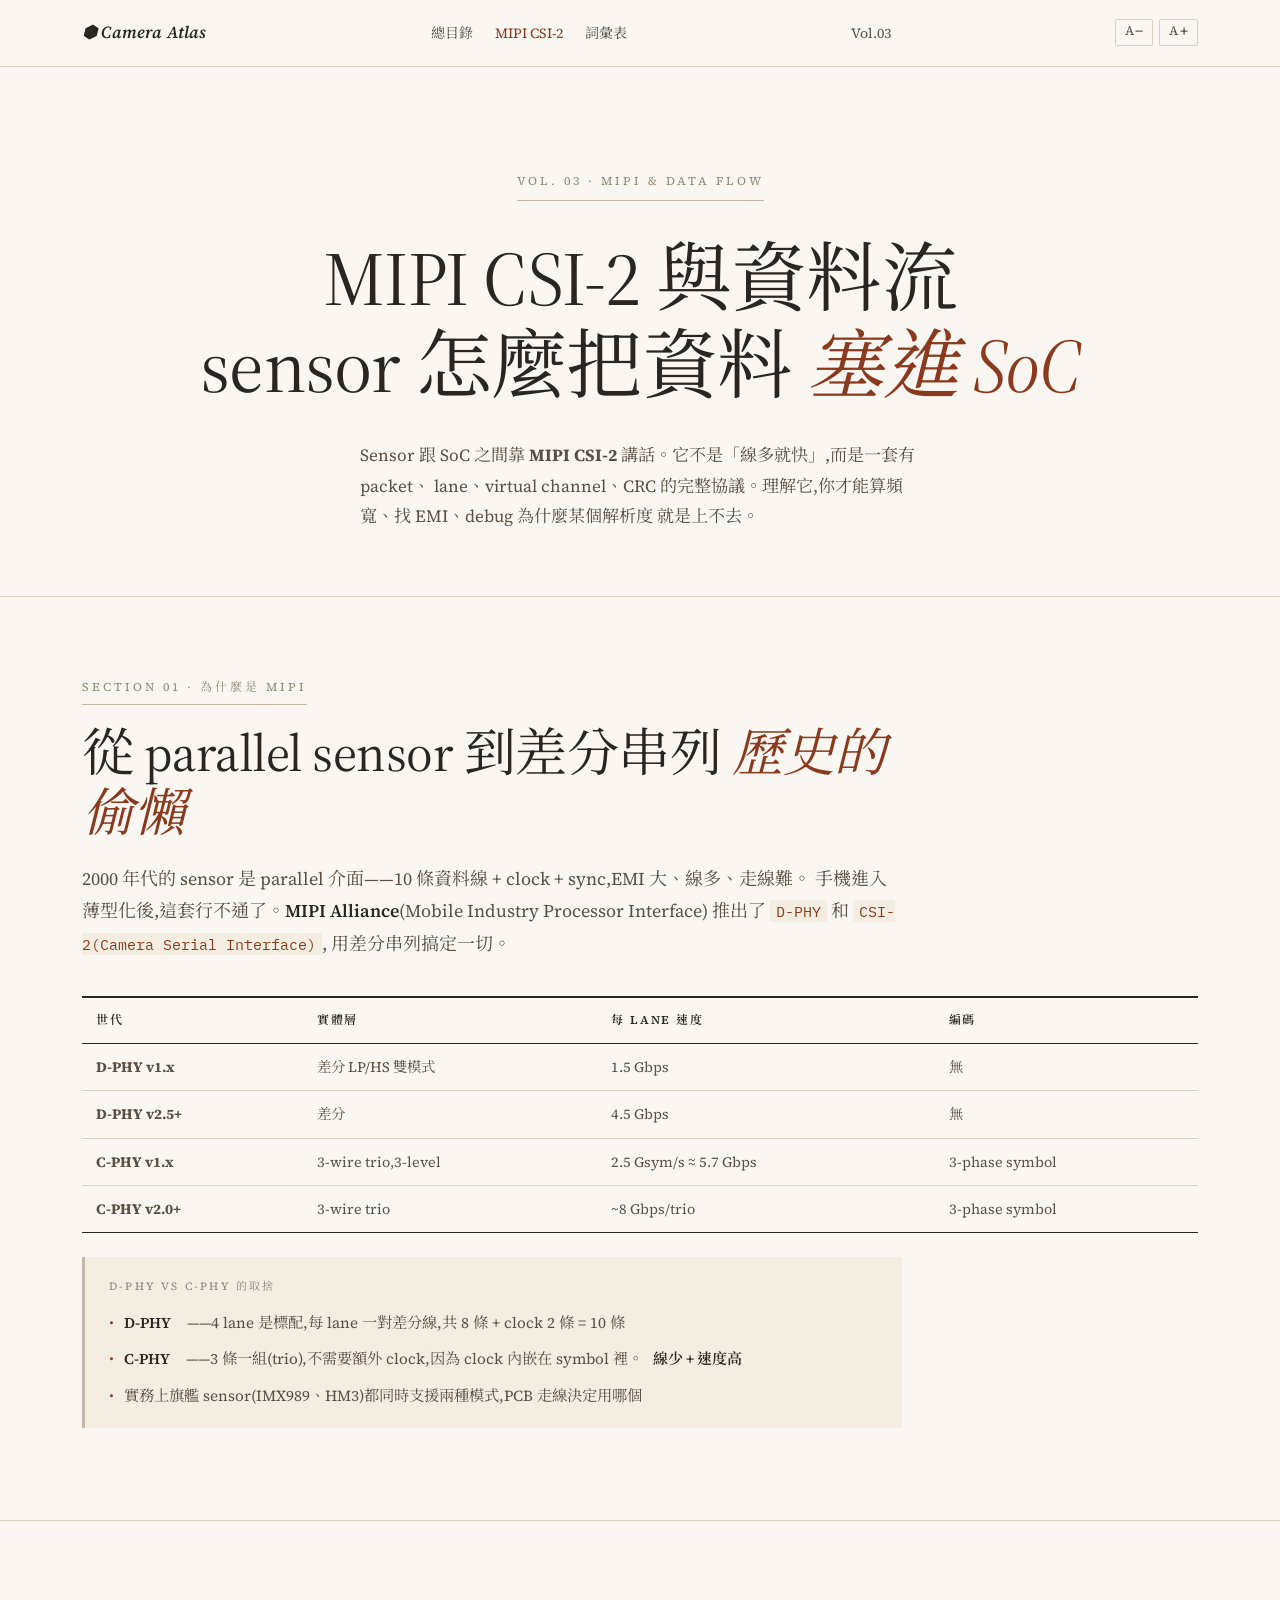
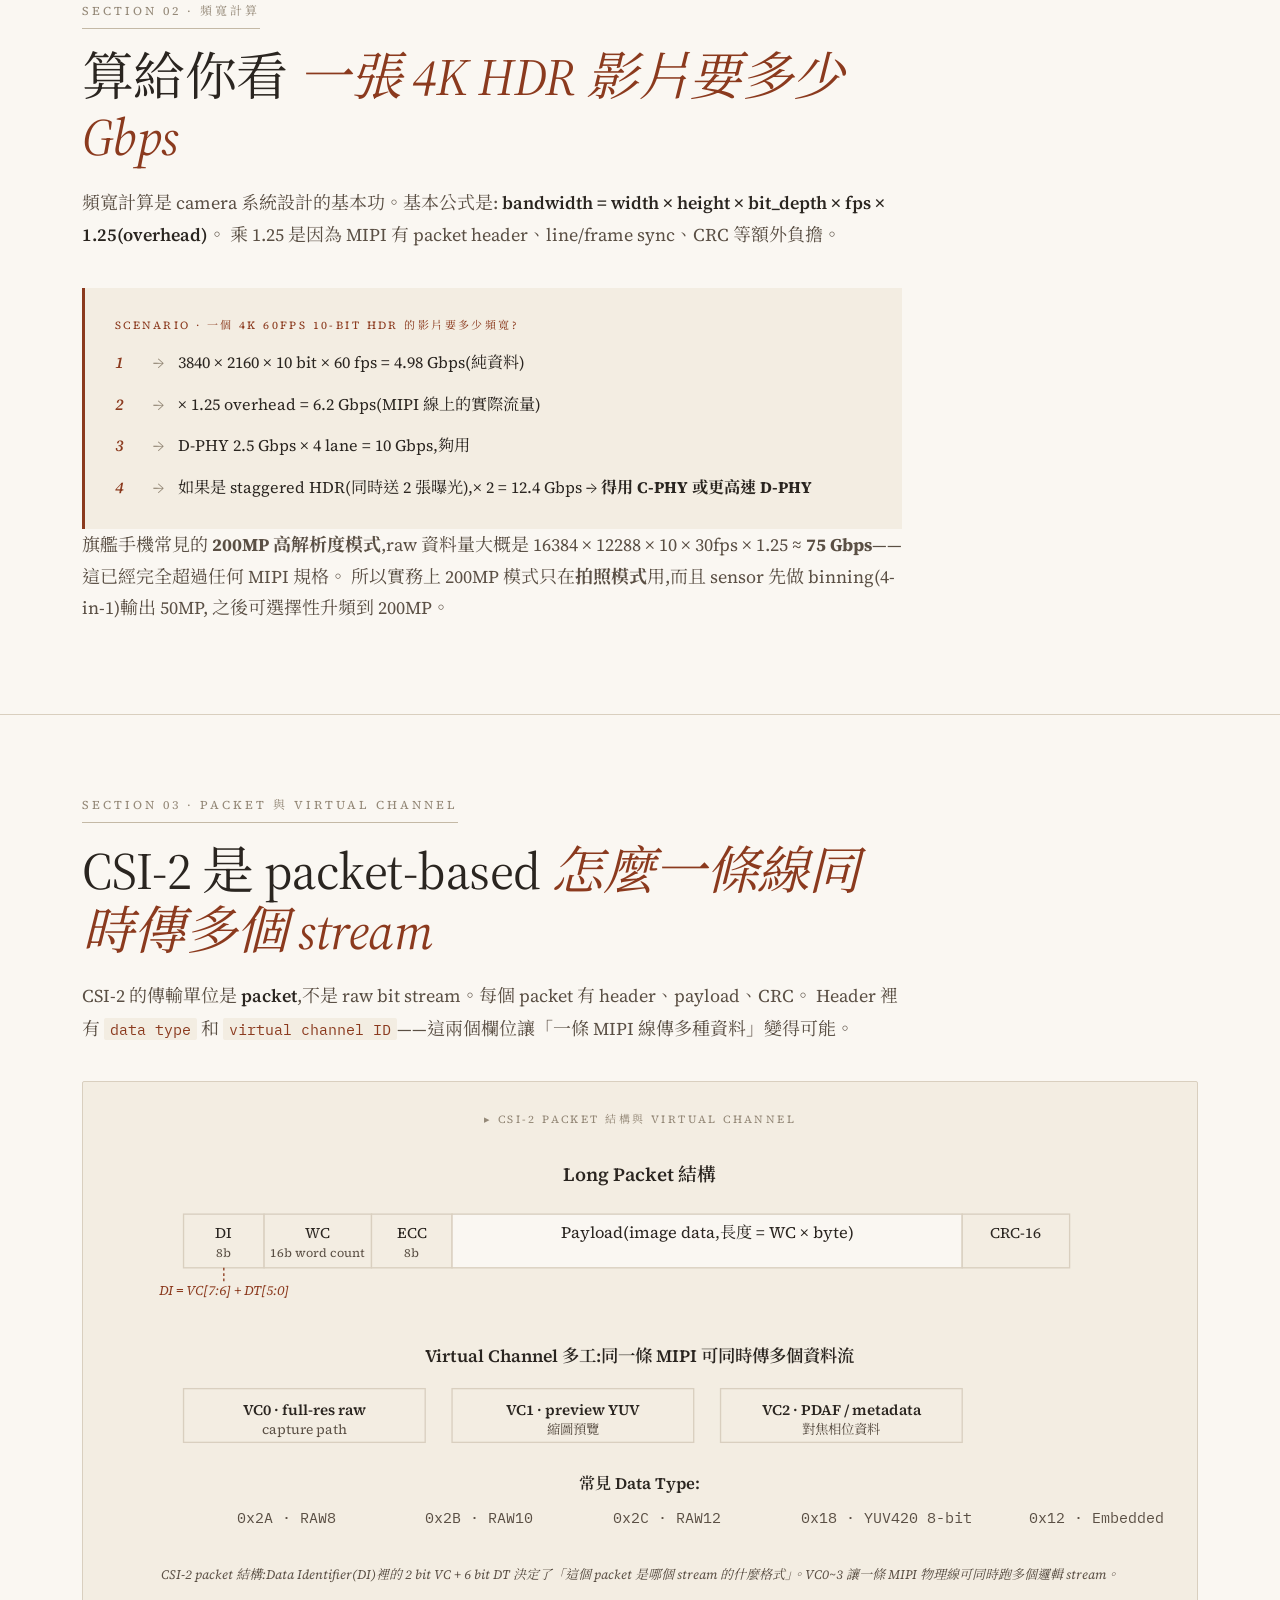
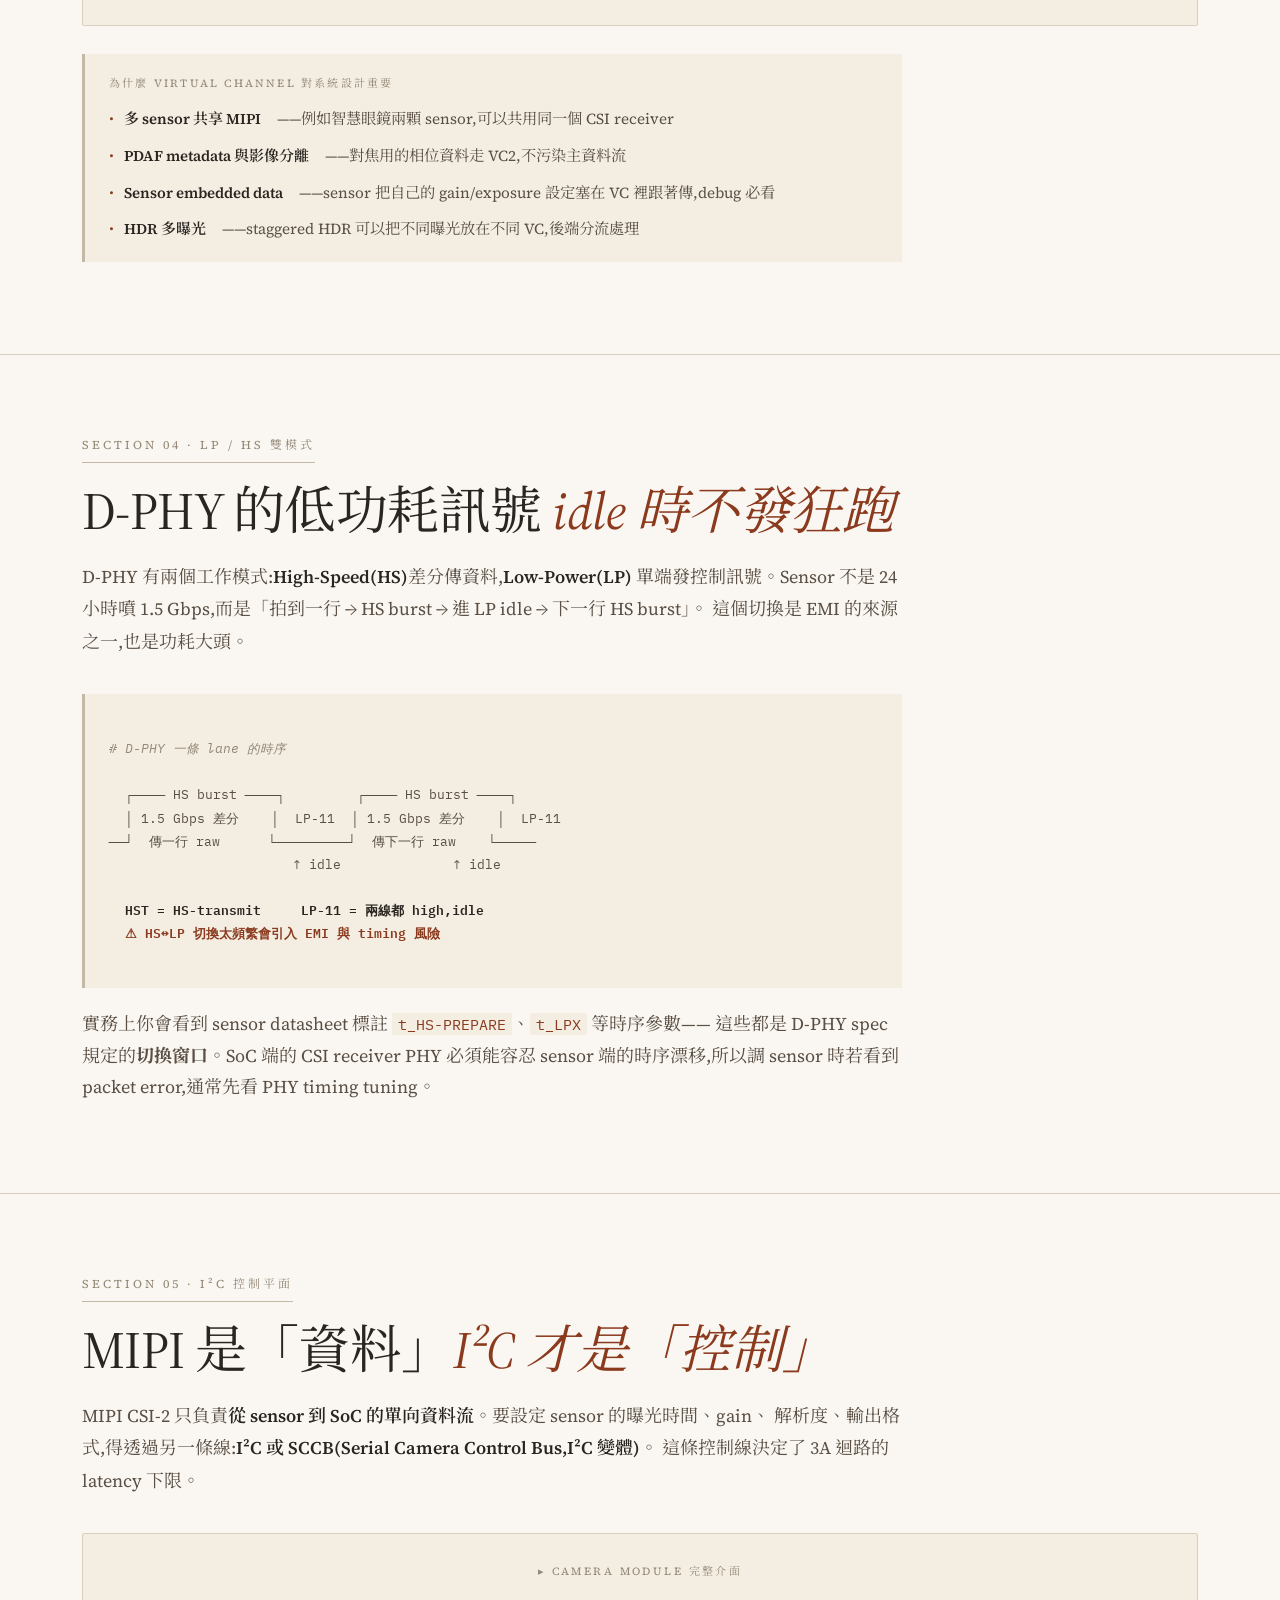
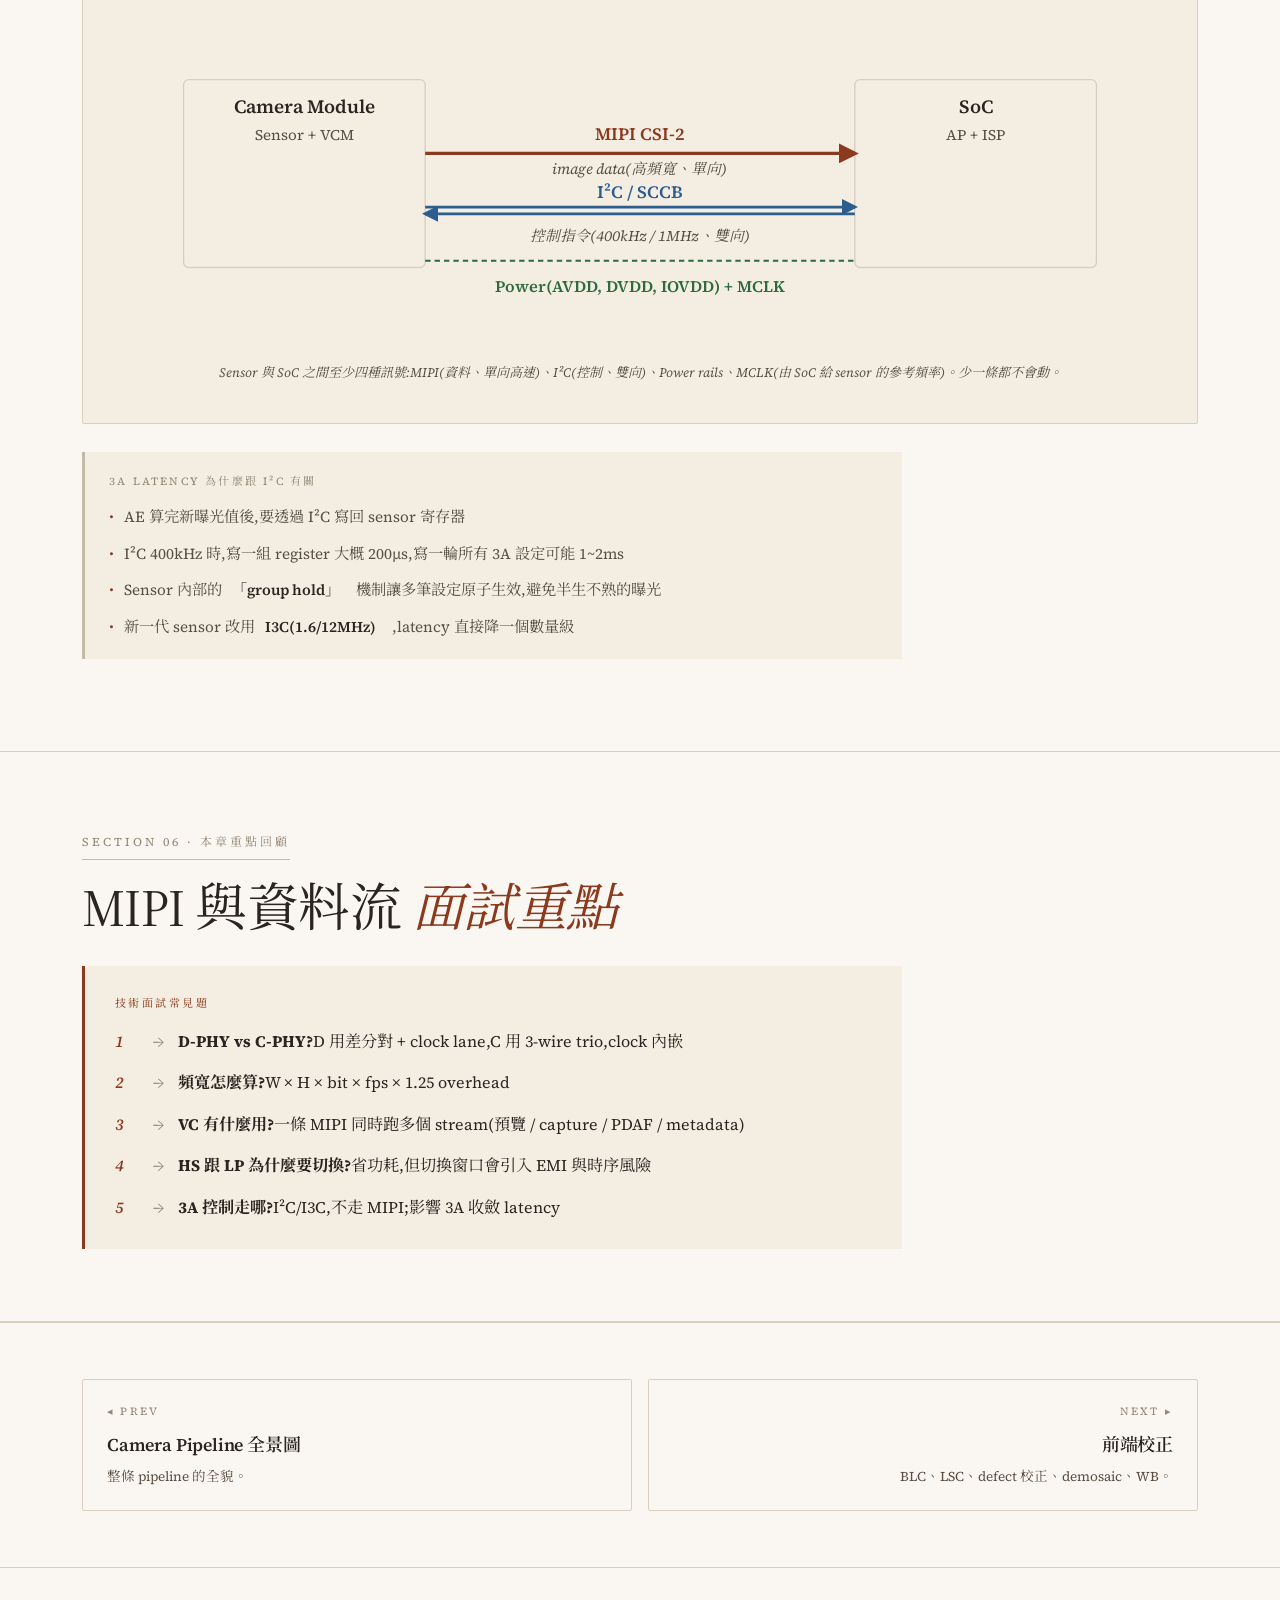
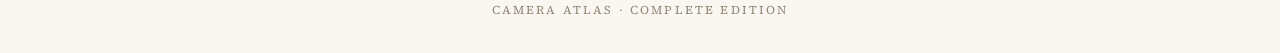
<file: ch03-mipi-csi2.html>
<!DOCTYPE html>
<html lang="zh-Hant">
<head>
<meta charset="UTF-8">
<meta name="viewport" content="width=device-width, initial-scale=1.0">
<title>MIPI CSI-2 與資料流 — Camera Atlas</title>
<link rel="preconnect" href="https://fonts.googleapis.com">
<link rel="preconnect" href="https://fonts.gstatic.com" crossorigin>
<link href="https://fonts.googleapis.com/css2?family=Source+Serif+4:ital,opsz,wght@0,8..60,400;0,8..60,600;0,8..60,700;1,8..60,400;1,8..60,600&family=Noto+Serif+TC:wght@400;500;700&family=IBM+Plex+Mono:wght@400;500&display=swap" rel="stylesheet">
<script>(function(){try{var s=parseInt(localStorage.getItem('webatlas_text_size'),10);var a=[15,16,17,18,19,20,22,24];if(!isNaN(s)&&s>=0&&s<a.length){document.documentElement.style.setProperty('--reader-fz',a[s]+'px');}}catch(e){}})();</script>
<link rel="stylesheet" href="style.css">
<script defer src="reader.js"></script>
</head>
<body>

<header class="top-bar">
  <div class="container">
    <div class="top-bar-inner">
      <a href="index.html" class="logo">⬢ Camera Atlas</a>
      <nav>
        <a href="index.html">總目錄</a>
        <a href="ch03-mipi-csi2.html" class="active">MIPI CSI-2</a>
        <a href="glossary.html">詞彙表</a>
      </nav>
      <span>Vol.03</span>
      <div class="font-control" role="group" aria-label="字體大小">
        <button type="button" class="fz-btn" data-action="dec" aria-label="縮小字體">A<span class="fz-sym">−</span></button>
        <button type="button" class="fz-btn" data-action="inc" aria-label="放大字體">A<span class="fz-sym">+</span></button>
      </div>
    </div>
  </div>
</header>

<section class="hero">
  <div class="container">
    <div class="kicker">
      <span class="dot"></span>
      Vol. 03 · MIPI &amp; Data Flow
    </div>
    <h1>MIPI CSI-2 與資料流<br>sensor 怎麼把資料 <em>塞進 SoC</em></h1>
    <p class="hero-sub">
      Sensor 跟 SoC 之間靠 <strong>MIPI CSI-2</strong> 講話。它不是「線多就快」,而是一套有 packet、
      lane、virtual channel、CRC 的完整協議。理解它,你才能算頻寬、找 EMI、debug 為什麼某個解析度
      就是上不去。
    </p>
  </div>
</section>

<section class="section">
  <div class="container">
    <div class="section-tag">Section 01 · 為什麼是 MIPI</div>
    <h2>從 parallel sensor 到差分串列 <em>歷史的偷懶</em></h2>
    <p class="lead">
      2000 年代的 sensor 是 parallel 介面——10 條資料線 + clock + sync,EMI 大、線多、走線難。
      手機進入薄型化後,這套行不通了。<strong>MIPI Alliance</strong>(Mobile Industry Processor Interface)
      推出了 <code>D-PHY</code> 和 <code>CSI-2(Camera Serial Interface)</code>,
      用差分串列搞定一切。
    </p>

    <table class="compare-table">
      <thead>
        <tr>
          <th>世代</th>
          <th>實體層</th>
          <th>每 lane 速度</th>
          <th>編碼</th>
        </tr>
      </thead>
      <tbody>
        <tr>
          <td><strong>D-PHY v1.x</strong></td>
          <td>差分 LP/HS 雙模式</td>
          <td>1.5 Gbps</td>
          <td>無</td>
        </tr>
        <tr>
          <td><strong>D-PHY v2.5+</strong></td>
          <td>差分</td>
          <td>4.5 Gbps</td>
          <td>無</td>
        </tr>
        <tr>
          <td><strong>C-PHY v1.x</strong></td>
          <td>3-wire trio,3-level</td>
          <td>2.5 Gsym/s ≈ 5.7 Gbps</td>
          <td>3-phase symbol</td>
        </tr>
        <tr>
          <td><strong>C-PHY v2.0+</strong></td>
          <td>3-wire trio</td>
          <td>~8 Gbps/trio</td>
          <td>3-phase symbol</td>
        </tr>
      </tbody>
    </table>

    <div class="tech-callout">
      <div class="ct-label">D-PHY vs C-PHY 的取捨</div>
      <ul>
        <li><strong>D-PHY</strong>——4 lane 是標配,每 lane 一對差分線,共 8 條 + clock 2 條 = 10 條</li>
        <li><strong>C-PHY</strong>——3 條一組(trio),不需要額外 clock,因為 clock 內嵌在 symbol 裡。<strong>線少 + 速度高</strong></li>
        <li>實務上旗艦 sensor(IMX989、HM3)都同時支援兩種模式,PCB 走線決定用哪個</li>
      </ul>
    </div>
  </div>
</section>

<section class="section">
  <div class="container">
    <div class="section-tag">Section 02 · 頻寬計算</div>
    <h2>算給你看 <em>一張 4K HDR 影片要多少 Gbps</em></h2>
    <p class="lead">
      頻寬計算是 camera 系統設計的基本功。基本公式是:
      <strong>bandwidth = width × height × bit_depth × fps × 1.25(overhead)</strong>。
      乘 1.25 是因為 MIPI 有 packet header、line/frame sync、CRC 等額外負擔。
    </p>

    <div class="scenario-card">
      <div class="label">Scenario · 一個 4K 60fps 10-bit HDR 的影片要多少頻寬?</div>
      <div class="actions">
        <div class="action-line">
          <span class="num">1</span>
          <span class="arrow">→</span>
          <span>3840 × 2160 × 10 bit × 60 fps = 4.98 Gbps(純資料)</span>
        </div>
        <div class="action-line">
          <span class="num">2</span>
          <span class="arrow">→</span>
          <span>× 1.25 overhead = 6.2 Gbps(MIPI 線上的實際流量)</span>
        </div>
        <div class="action-line">
          <span class="num">3</span>
          <span class="arrow">→</span>
          <span>D-PHY 2.5 Gbps × 4 lane = 10 Gbps,夠用</span>
        </div>
        <div class="action-line">
          <span class="num">4</span>
          <span class="arrow">→</span>
          <span>如果是 staggered HDR(同時送 2 張曝光),× 2 = 12.4 Gbps → <strong>得用 C-PHY 或更高速 D-PHY</strong></span>
        </div>
      </div>
    </div>

    <p>
      旗艦手機常見的 <strong>200MP 高解析度模式</strong>,raw 資料量大概是
      16384 × 12288 × 10 × 30fps × 1.25 ≈ <strong>75 Gbps</strong>——這已經完全超過任何 MIPI 規格。
      所以實務上 200MP 模式只在<strong>拍照模式</strong>用,而且 sensor 先做 binning(4-in-1)輸出 50MP,
      之後可選擇性升頻到 200MP。
    </p>
  </div>
</section>

<section class="section">
  <div class="container">
    <div class="section-tag">Section 03 · Packet 與 Virtual Channel</div>
    <h2>CSI-2 是 packet-based <em>怎麼一條線同時傳多個 stream</em></h2>
    <p class="lead">
      CSI-2 的傳輸單位是 <strong>packet</strong>,不是 raw bit stream。每個 packet 有 header、payload、CRC。
      Header 裡有 <code>data type</code> 和 <code>virtual channel ID</code>——這兩個欄位讓「一條 MIPI 線傳多種資料」變得可能。
    </p>

    <div class="diagram">
      <div class="diagram-title">▸ CSI-2 packet 結構與 virtual channel</div>
      <svg viewBox="0 0 800 300" xmlns="http://www.w3.org/2000/svg">
        <!-- Packet 結構 -->
        <text x="400" y="25" fill="#2a2520" font-family="Source Serif 4" font-size="14" font-weight="600" text-anchor="middle">Long Packet 結構</text>

        <rect x="60" y="50" width="60" height="40" fill="#f3ede2" stroke="#d9cfbf"/>
        <text x="90" y="68" fill="#2a2520" font-family="Source Serif 4" font-size="11" text-anchor="middle">DI</text>
        <text x="90" y="82" fill="#5a4f44" font-family="Source Serif 4" font-size="9" text-anchor="middle">8b</text>

        <rect x="120" y="50" width="80" height="40" fill="#f3ede2" stroke="#d9cfbf"/>
        <text x="160" y="68" fill="#2a2520" font-family="Source Serif 4" font-size="11" text-anchor="middle">WC</text>
        <text x="160" y="82" fill="#5a4f44" font-family="Source Serif 4" font-size="9" text-anchor="middle">16b word count</text>

        <rect x="200" y="50" width="60" height="40" fill="#f3ede2" stroke="#d9cfbf"/>
        <text x="230" y="68" fill="#2a2520" font-family="Source Serif 4" font-size="11" text-anchor="middle">ECC</text>
        <text x="230" y="82" fill="#5a4f44" font-family="Source Serif 4" font-size="9" text-anchor="middle">8b</text>

        <rect x="260" y="50" width="380" height="40" fill="#faf7f2" stroke="#d9cfbf"/>
        <text x="450" y="68" fill="#2a2520" font-family="Source Serif 4" font-size="12" text-anchor="middle">Payload(image data,長度 = WC × byte)</text>

        <rect x="640" y="50" width="80" height="40" fill="#f3ede2" stroke="#d9cfbf"/>
        <text x="680" y="68" fill="#2a2520" font-family="Source Serif 4" font-size="11" text-anchor="middle">CRC-16</text>

        <!-- DI 展開 -->
        <text x="90" y="110" fill="#8b3a1e" font-family="Source Serif 4" font-size="10" text-anchor="middle" font-style="italic">DI = VC[7:6] + DT[5:0]</text>
        <line x1="90" y1="90" x2="90" y2="100" stroke="#8b3a1e" stroke-dasharray="2,2"/>

        <!-- VC 範例 -->
        <text x="400" y="160" fill="#2a2520" font-family="Source Serif 4" font-size="13" font-weight="600" text-anchor="middle">Virtual Channel 多工:同一條 MIPI 可同時傳多個資料流</text>

        <rect x="60" y="180" width="180" height="40" fill="#f3ede2" stroke="#d9cfbf"/>
        <text x="150" y="200" fill="#2a2520" font-family="Source Serif 4" font-size="11" text-anchor="middle" font-weight="600">VC0 · full-res raw</text>
        <text x="150" y="214" fill="#5a4f44" font-family="Source Serif 4" font-size="10" text-anchor="middle">capture path</text>

        <rect x="260" y="180" width="180" height="40" fill="#f3ede2" stroke="#d9cfbf"/>
        <text x="350" y="200" fill="#2a2520" font-family="Source Serif 4" font-size="11" text-anchor="middle" font-weight="600">VC1 · preview YUV</text>
        <text x="350" y="214" fill="#5a4f44" font-family="Source Serif 4" font-size="10" text-anchor="middle">縮圖預覽</text>

        <rect x="460" y="180" width="180" height="40" fill="#f3ede2" stroke="#d9cfbf"/>
        <text x="550" y="200" fill="#2a2520" font-family="Source Serif 4" font-size="11" text-anchor="middle" font-weight="600">VC2 · PDAF / metadata</text>
        <text x="550" y="214" fill="#5a4f44" font-family="Source Serif 4" font-size="10" text-anchor="middle">對焦相位資料</text>

        <!-- DT 範例 -->
        <text x="400" y="255" fill="#2a2520" font-family="Source Serif 4" font-size="12" font-weight="600" text-anchor="middle">常見 Data Type:</text>
        <text x="100" y="280" fill="#5a4f44" font-family="IBM Plex Mono" font-size="11">0x2A · RAW8</text>
        <text x="240" y="280" fill="#5a4f44" font-family="IBM Plex Mono" font-size="11">0x2B · RAW10</text>
        <text x="380" y="280" fill="#5a4f44" font-family="IBM Plex Mono" font-size="11">0x2C · RAW12</text>
        <text x="520" y="280" fill="#5a4f44" font-family="IBM Plex Mono" font-size="11">0x18 · YUV420 8-bit</text>
        <text x="690" y="280" fill="#5a4f44" font-family="IBM Plex Mono" font-size="11">0x12 · Embedded</text>
      </svg>
      <p class="diagram-caption">CSI-2 packet 結構:Data Identifier(DI)裡的 2 bit VC + 6 bit DT 決定了「這個 packet 是哪個 stream 的什麼格式」。VC0~3 讓一條 MIPI 物理線可同時跑多個邏輯 stream。</p>
    </div>

    <div class="tech-callout">
      <div class="ct-label">為什麼 Virtual Channel 對系統設計重要</div>
      <ul>
        <li><strong>多 sensor 共享 MIPI</strong>——例如智慧眼鏡兩顆 sensor,可以共用同一個 CSI receiver</li>
        <li><strong>PDAF metadata 與影像分離</strong>——對焦用的相位資料走 VC2,不污染主資料流</li>
        <li><strong>Sensor embedded data</strong>——sensor 把自己的 gain/exposure 設定塞在 VC 裡跟著傳,debug 必看</li>
        <li><strong>HDR 多曝光</strong>——staggered HDR 可以把不同曝光放在不同 VC,後端分流處理</li>
      </ul>
    </div>
  </div>
</section>

<section class="section">
  <div class="container">
    <div class="section-tag">Section 04 · LP / HS 雙模式</div>
    <h2>D-PHY 的低功耗訊號 <em>idle 時不發狂跑</em></h2>
    <p class="lead">
      D-PHY 有兩個工作模式:<strong>High-Speed(HS)</strong>差分傳資料,<strong>Low-Power(LP)</strong>
      單端發控制訊號。Sensor 不是 24 小時噴 1.5 Gbps,而是「拍到一行 → HS burst → 進 LP idle → 下一行 HS burst」。
      這個切換是 EMI 的來源之一,也是功耗大頭。
    </p>

    <div class="flow-illustration">
<span class="comment"># D-PHY 一條 lane 的時序</span>

  ┌──── HS burst ────┐         ┌──── HS burst ────┐
  │ 1.5 Gbps 差分    │  LP-11  │ 1.5 Gbps 差分    │  LP-11
──┘  傳一行 raw      └─────────┘  傳下一行 raw    └─────
                       ↑ idle              ↑ idle

  <span class="key">HST = HS-transmit</span>     <span class="key">LP-11 = 兩線都 high,idle</span>
  <span class="warn">⚠ HS↔LP 切換太頻繁會引入 EMI 與 timing 風險</span>
    </div>

    <p>
      實務上你會看到 sensor datasheet 標註 <code>t_HS-PREPARE</code>、<code>t_LPX</code> 等時序參數——
      這些都是 D-PHY spec 規定的<strong>切換窗口</strong>。SoC 端的 CSI receiver PHY 必須能容忍 sensor
      端的時序漂移,所以調 sensor 時若看到 packet error,通常先看 PHY timing tuning。
    </p>
  </div>
</section>

<section class="section">
  <div class="container">
    <div class="section-tag">Section 05 · I²C 控制平面</div>
    <h2>MIPI 是「資料」<em>I²C 才是「控制」</em></h2>
    <p class="lead">
      MIPI CSI-2 只負責<strong>從 sensor 到 SoC 的單向資料流</strong>。要設定 sensor 的曝光時間、gain、
      解析度、輸出格式,得透過另一條線:<strong>I²C 或 SCCB(Serial Camera Control Bus,I²C 變體)</strong>。
      這條控制線決定了 3A 迴路的 latency 下限。
    </p>

    <div class="diagram">
      <div class="diagram-title">▸ Camera module 完整介面</div>
      <svg viewBox="0 0 800 260" xmlns="http://www.w3.org/2000/svg">
        <!-- Sensor -->
        <rect x="60" y="60" width="180" height="140" rx="4" fill="#f3ede2" stroke="#d9cfbf"/>
        <text x="150" y="85" fill="#2a2520" font-family="Source Serif 4" font-size="14" font-weight="600" text-anchor="middle">Camera Module</text>
        <text x="150" y="105" fill="#5a4f44" font-family="Source Serif 4" font-size="11" text-anchor="middle">Sensor + VCM</text>

        <!-- SoC -->
        <rect x="560" y="60" width="180" height="140" rx="4" fill="#f3ede2" stroke="#d9cfbf"/>
        <text x="650" y="85" fill="#2a2520" font-family="Source Serif 4" font-size="14" font-weight="600" text-anchor="middle">SoC</text>
        <text x="650" y="105" fill="#5a4f44" font-family="Source Serif 4" font-size="11" text-anchor="middle">AP + ISP</text>

        <!-- MIPI -->
        <line x1="240" y1="115" x2="560" y2="115" stroke="#8b3a1e" stroke-width="2.5" marker-end="url(#a1)"/>
        <text x="400" y="105" fill="#8b3a1e" font-family="Source Serif 4" font-size="13" font-weight="600" text-anchor="middle">MIPI CSI-2</text>
        <text x="400" y="130" fill="#5a4f44" font-family="Source Serif 4" font-size="11" font-style="italic" text-anchor="middle">image data(高頻寬、單向)</text>

        <!-- I2C -->
        <line x1="240" y1="155" x2="560" y2="155" stroke="#2c5d8f" stroke-width="2" marker-end="url(#a2)"/>
        <line x1="560" y1="160" x2="240" y2="160" stroke="#2c5d8f" stroke-width="2" marker-end="url(#a3)"/>
        <text x="400" y="148" fill="#2c5d8f" font-family="Source Serif 4" font-size="13" font-weight="600" text-anchor="middle">I²C / SCCB</text>
        <text x="400" y="180" fill="#5a4f44" font-family="Source Serif 4" font-size="11" font-style="italic" text-anchor="middle">控制指令(400kHz / 1MHz、雙向)</text>

        <!-- Power & Clock -->
        <line x1="240" y1="195" x2="560" y2="195" stroke="#2d6a3e" stroke-width="1.5" stroke-dasharray="4,3"/>
        <text x="400" y="218" fill="#2d6a3e" font-family="Source Serif 4" font-size="12" font-weight="600" text-anchor="middle">Power(AVDD, DVDD, IOVDD) + MCLK</text>

        <defs>
          <marker id="a1" viewBox="0 0 10 10" refX="8" refY="5" markerWidth="6" markerHeight="6" orient="auto">
            <path d="M0,0 L10,5 L0,10 z" fill="#8b3a1e"/>
          </marker>
          <marker id="a2" viewBox="0 0 10 10" refX="8" refY="5" markerWidth="6" markerHeight="6" orient="auto">
            <path d="M0,0 L10,5 L0,10 z" fill="#2c5d8f"/>
          </marker>
          <marker id="a3" viewBox="0 0 10 10" refX="8" refY="5" markerWidth="6" markerHeight="6" orient="auto">
            <path d="M0,0 L10,5 L0,10 z" fill="#2c5d8f"/>
          </marker>
        </defs>
      </svg>
      <p class="diagram-caption">Sensor 與 SoC 之間至少四種訊號:MIPI(資料、單向高速)、I²C(控制、雙向)、Power rails、MCLK(由 SoC 給 sensor 的參考頻率)。少一條都不會動。</p>
    </div>

    <div class="tech-callout">
      <div class="ct-label">3A latency 為什麼跟 I²C 有關</div>
      <ul>
        <li>AE 算完新曝光值後,要透過 I²C 寫回 sensor 寄存器</li>
        <li>I²C 400kHz 時,寫一組 register 大概 200μs,寫一輪所有 3A 設定可能 1~2ms</li>
        <li>Sensor 內部的<strong>「group hold」</strong>機制讓多筆設定原子生效,避免半生不熟的曝光</li>
        <li>新一代 sensor 改用 <strong>I3C(1.6/12MHz)</strong>,latency 直接降一個數量級</li>
      </ul>
    </div>
  </div>
</section>

<section class="section">
  <div class="container">
    <div class="section-tag">Section 06 · 本章重點回顧</div>
    <h2>MIPI 與資料流 <em>面試重點</em></h2>

    <div class="scenario-card">
      <div class="label">技術面試常見題</div>
      <div class="actions">
        <div class="action-line">
          <span class="num">1</span>
          <span class="arrow">→</span>
          <span><strong>D-PHY vs C-PHY?</strong>D 用差分對 + clock lane,C 用 3-wire trio,clock 內嵌</span>
        </div>
        <div class="action-line">
          <span class="num">2</span>
          <span class="arrow">→</span>
          <span><strong>頻寬怎麼算?</strong>W × H × bit × fps × 1.25 overhead</span>
        </div>
        <div class="action-line">
          <span class="num">3</span>
          <span class="arrow">→</span>
          <span><strong>VC 有什麼用?</strong>一條 MIPI 同時跑多個 stream(預覽 / capture / PDAF / metadata)</span>
        </div>
        <div class="action-line">
          <span class="num">4</span>
          <span class="arrow">→</span>
          <span><strong>HS 跟 LP 為什麼要切換?</strong>省功耗,但切換窗口會引入 EMI 與時序風險</span>
        </div>
        <div class="action-line">
          <span class="num">5</span>
          <span class="arrow">→</span>
          <span><strong>3A 控制走哪?</strong>I²C/I3C,不走 MIPI;影響 3A 收斂 latency</span>
        </div>
      </div>
    </div>
  </div>
</section>

<section class="chapter-nav">
  <div class="container">
    <div class="chapter-nav-grid">
      <a href="ch02-pipeline-overview.html" class="nav-card prev">
        <div class="label">Prev</div>
        <h4>Camera Pipeline 全景圖</h4>
        <p>整條 pipeline 的全貌。</p>
      </a>
      <a href="ch04-isp-frontend.html" class="nav-card next">
        <div class="label">Next</div>
        <h4>前端校正</h4>
        <p>BLC、LSC、defect 校正、demosaic、WB。</p>
      </a>
    </div>
  </div>
</section>

<footer>
  <div class="container">
    Camera Atlas · Complete Edition
  </div>
</footer>

</body>
</html>
</file>
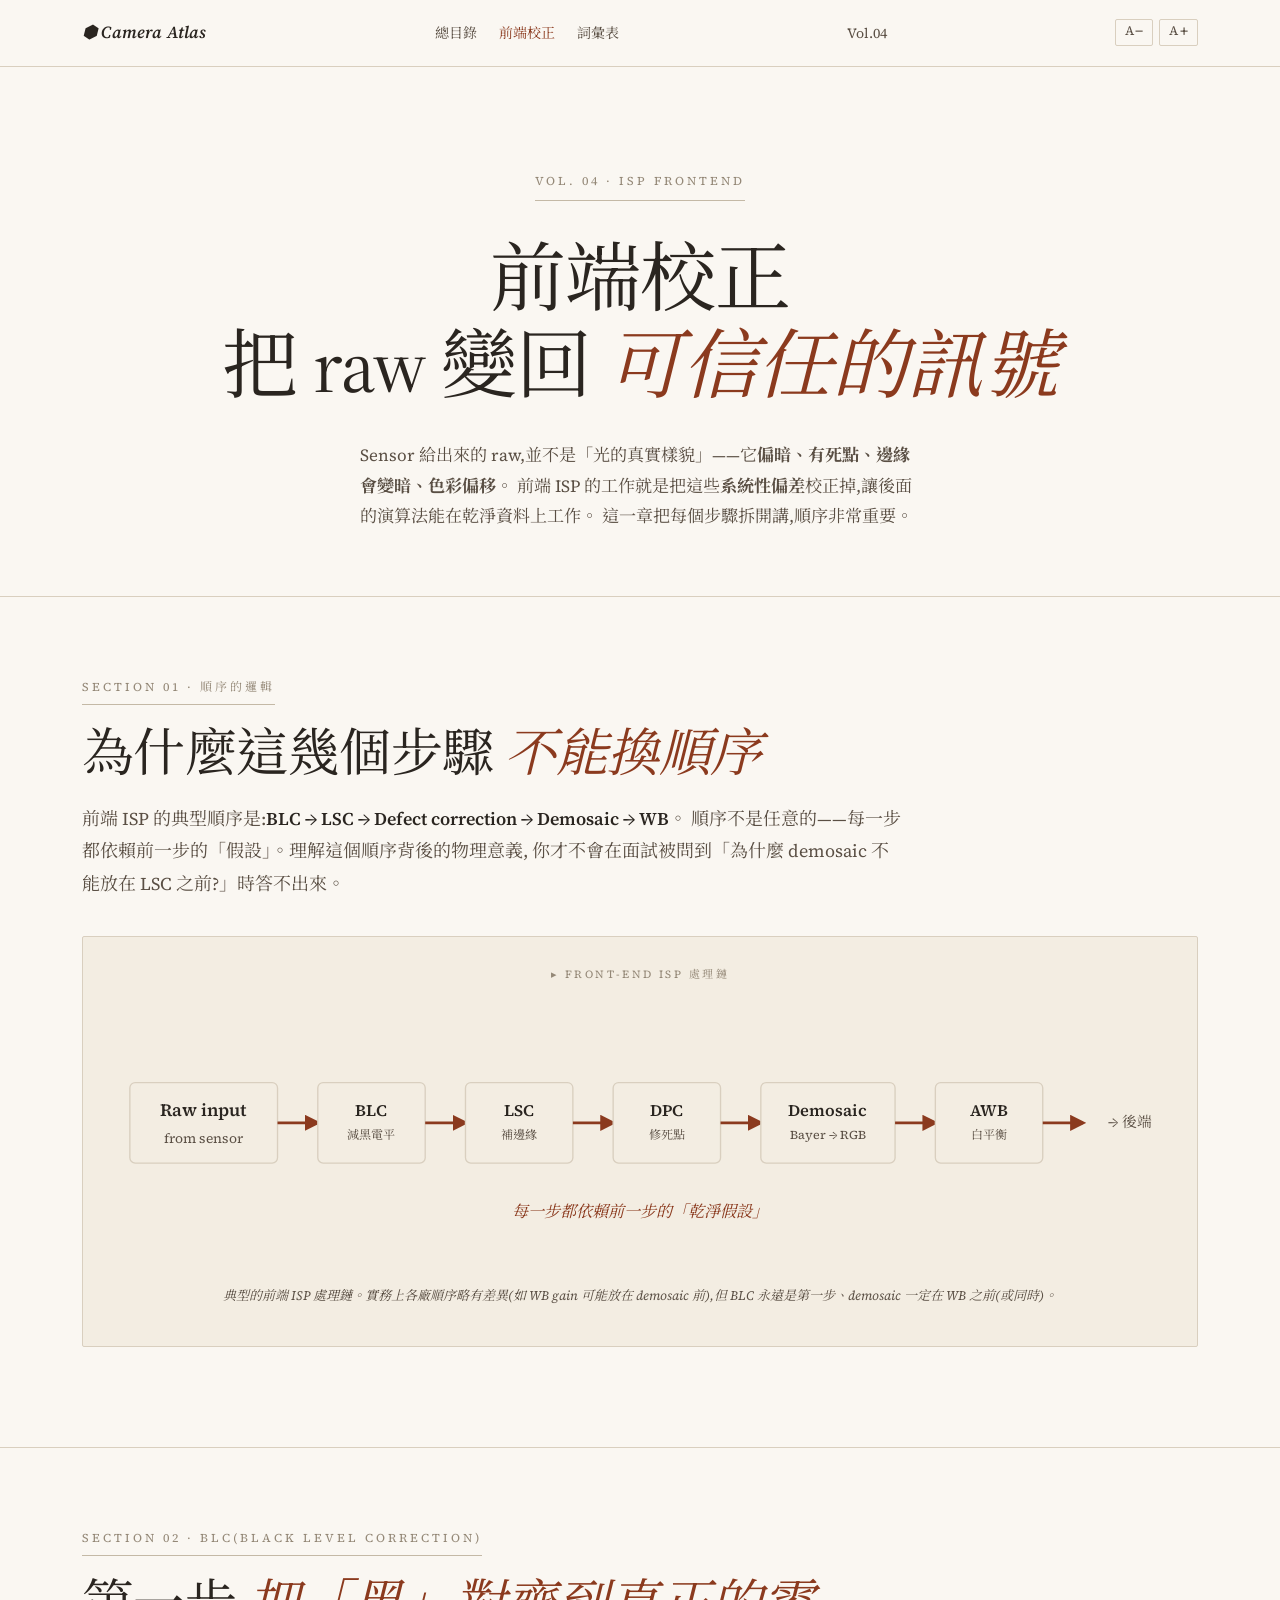
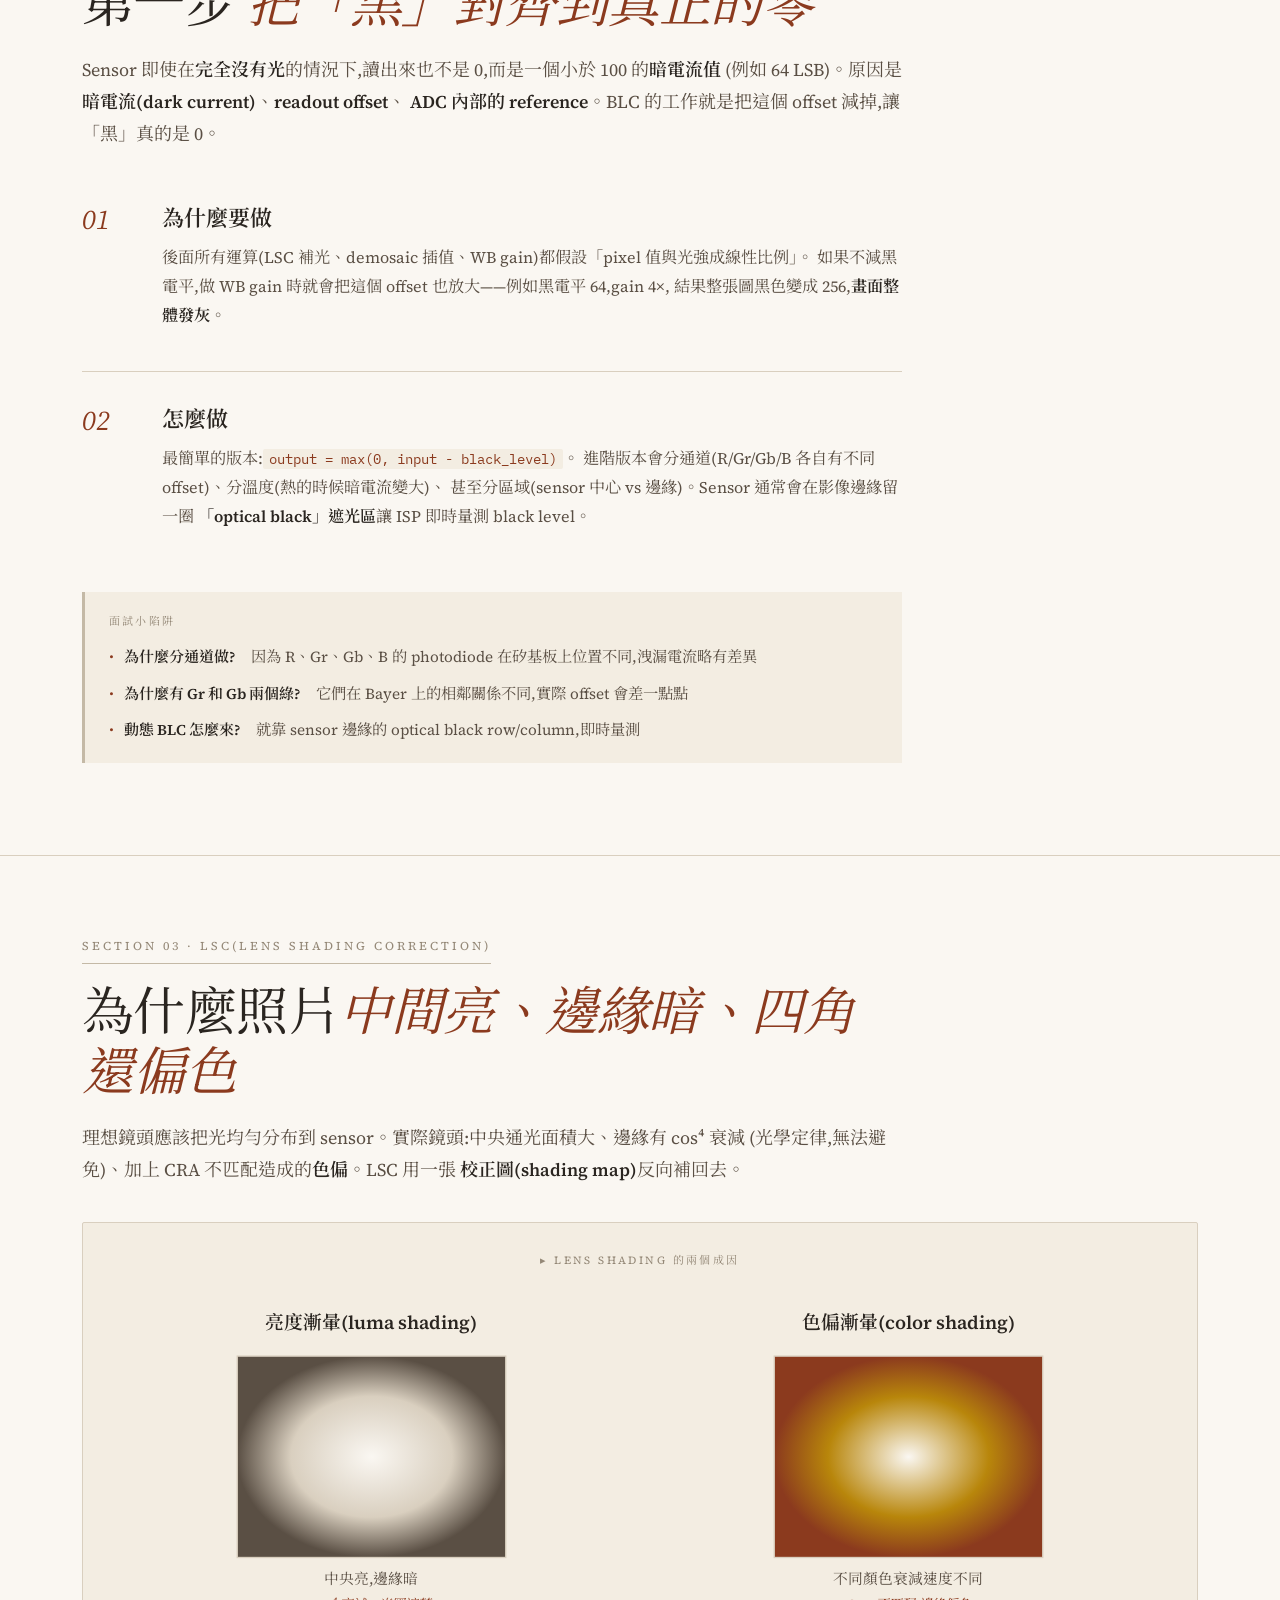
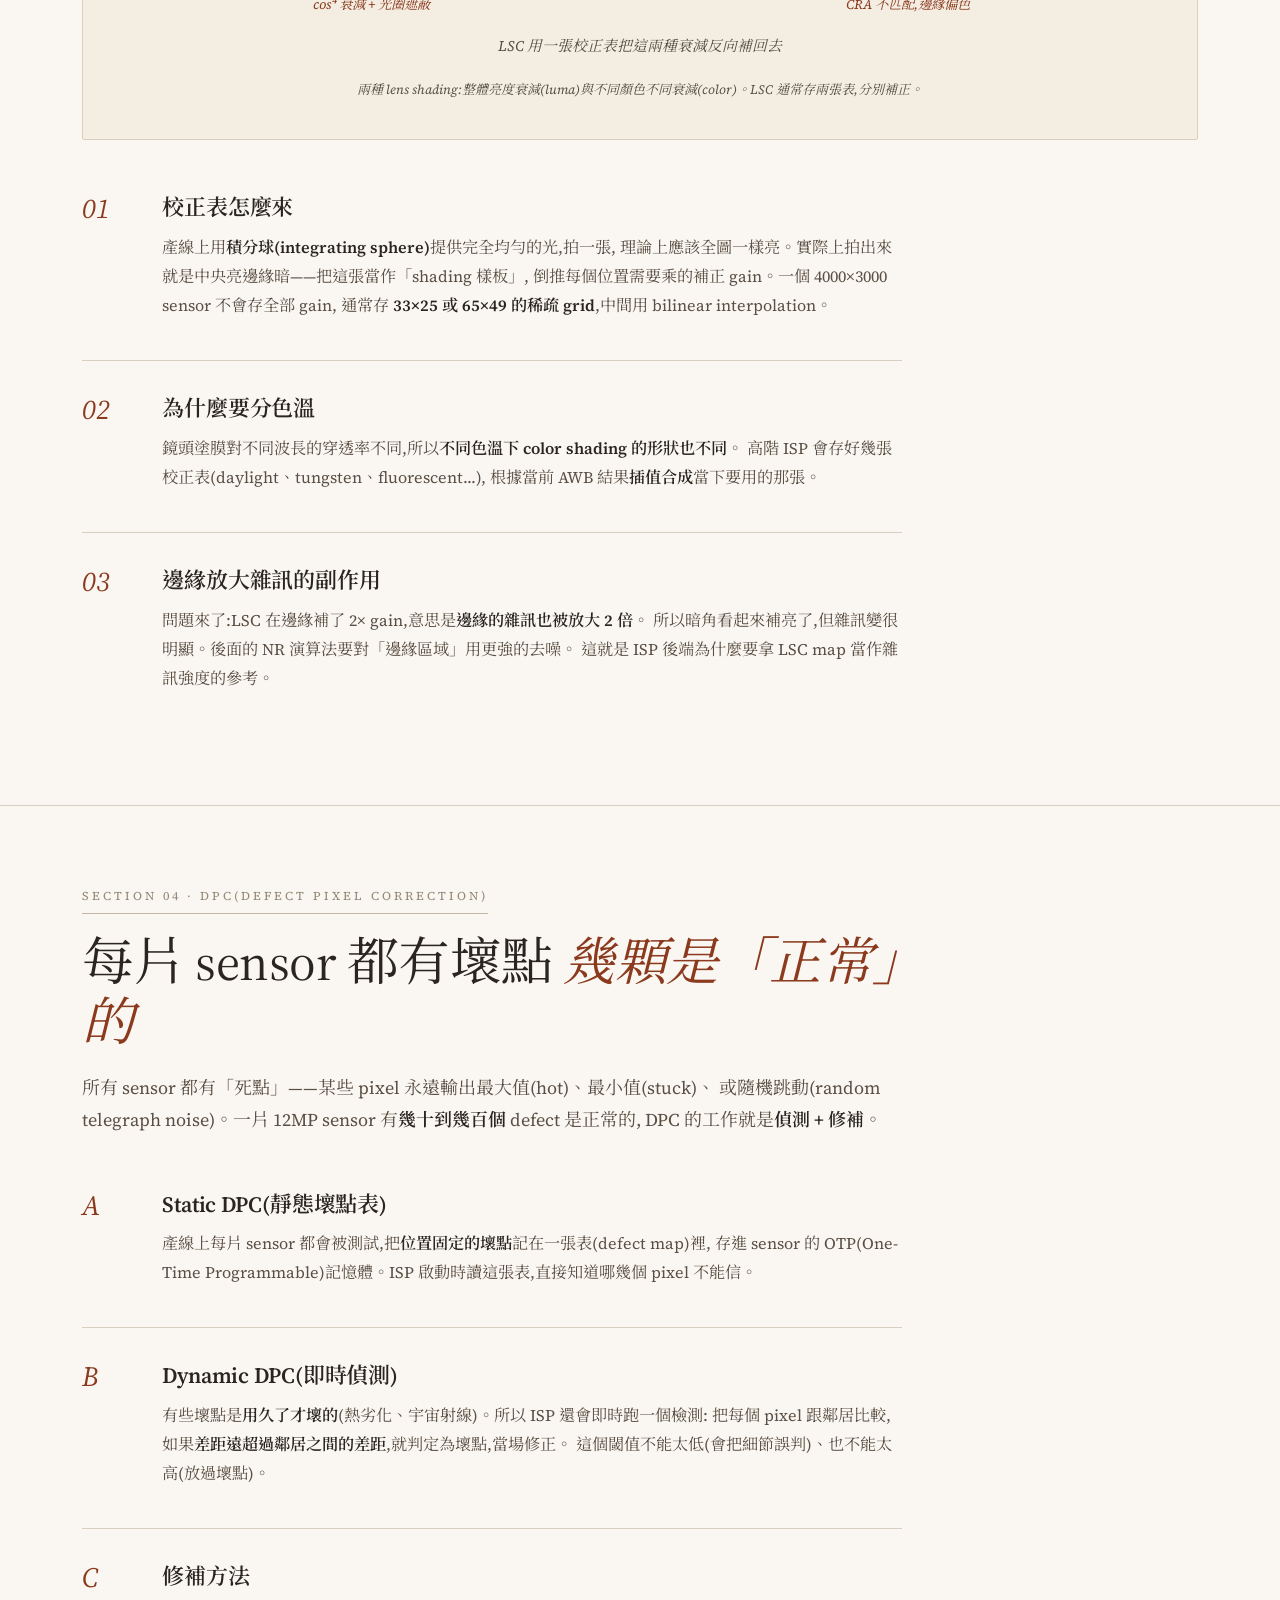
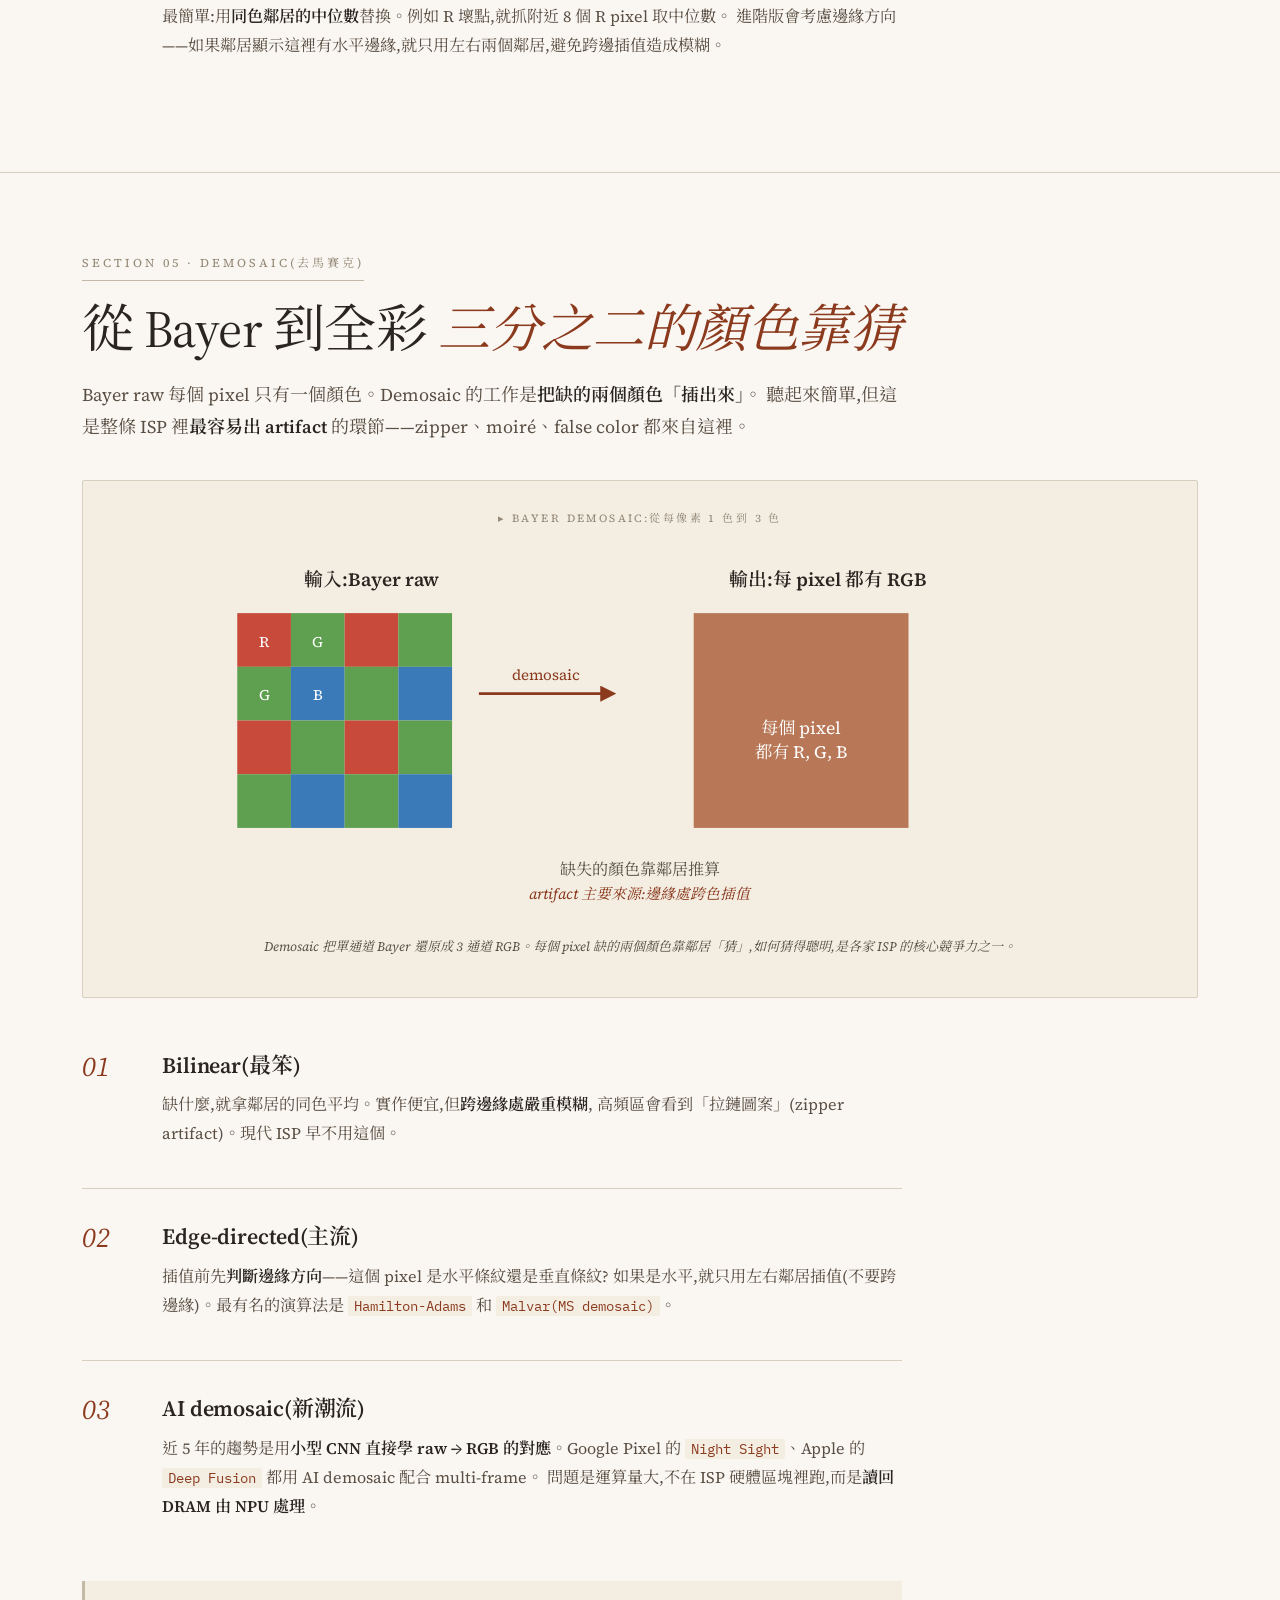
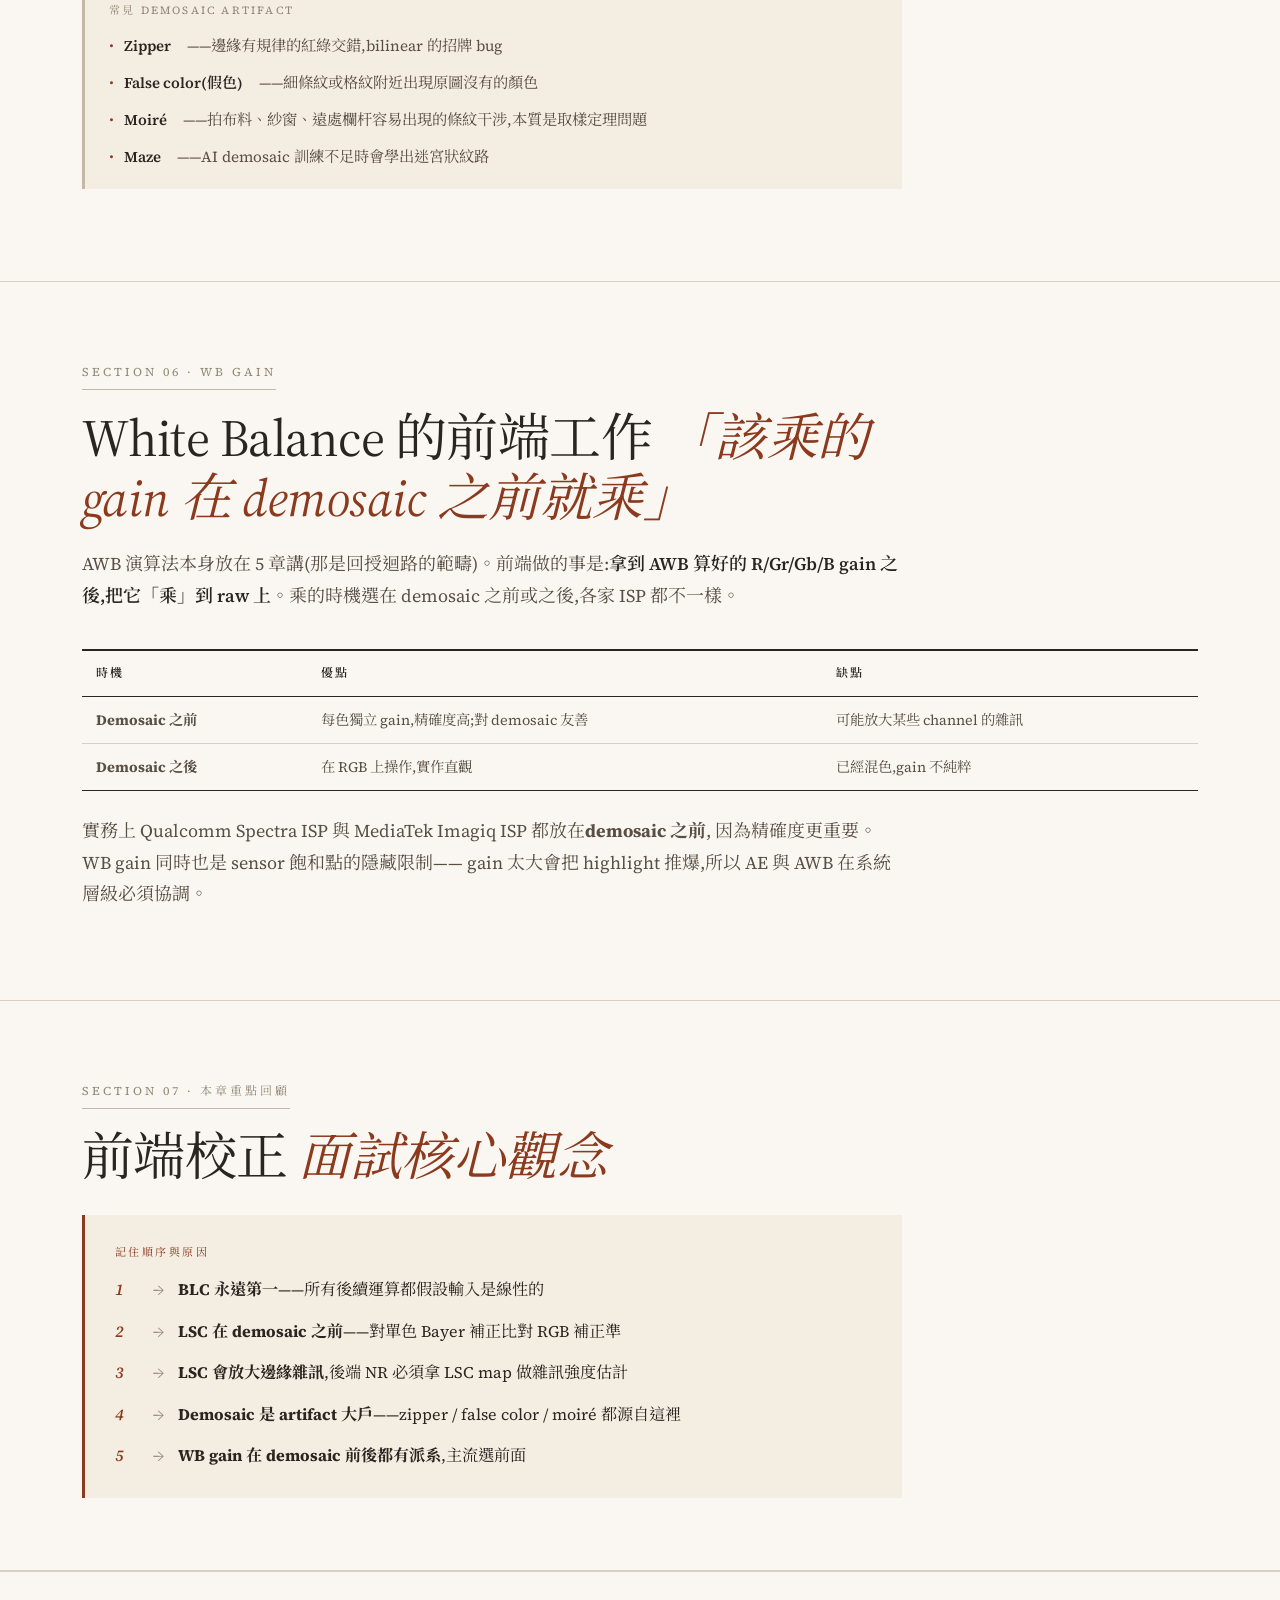
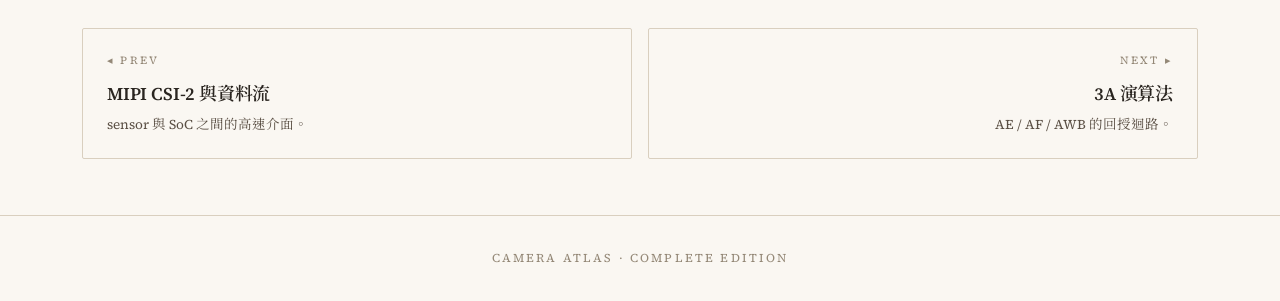
<file: ch04-isp-frontend.html>
<!DOCTYPE html>
<html lang="zh-Hant">
<head>
<meta charset="UTF-8">
<meta name="viewport" content="width=device-width, initial-scale=1.0">
<title>前端校正 — Camera Atlas</title>
<link rel="preconnect" href="https://fonts.googleapis.com">
<link rel="preconnect" href="https://fonts.gstatic.com" crossorigin>
<link href="https://fonts.googleapis.com/css2?family=Source+Serif+4:ital,opsz,wght@0,8..60,400;0,8..60,600;0,8..60,700;1,8..60,400;1,8..60,600&family=Noto+Serif+TC:wght@400;500;700&family=IBM+Plex+Mono:wght@400;500&display=swap" rel="stylesheet">
<script>(function(){try{var s=parseInt(localStorage.getItem('webatlas_text_size'),10);var a=[15,16,17,18,19,20,22,24];if(!isNaN(s)&&s>=0&&s<a.length){document.documentElement.style.setProperty('--reader-fz',a[s]+'px');}}catch(e){}})();</script>
<link rel="stylesheet" href="style.css">
<script defer src="reader.js"></script>
</head>
<body>

<header class="top-bar">
  <div class="container">
    <div class="top-bar-inner">
      <a href="index.html" class="logo">⬢ Camera Atlas</a>
      <nav>
        <a href="index.html">總目錄</a>
        <a href="ch04-isp-frontend.html" class="active">前端校正</a>
        <a href="glossary.html">詞彙表</a>
      </nav>
      <span>Vol.04</span>
      <div class="font-control" role="group" aria-label="字體大小">
        <button type="button" class="fz-btn" data-action="dec" aria-label="縮小字體">A<span class="fz-sym">−</span></button>
        <button type="button" class="fz-btn" data-action="inc" aria-label="放大字體">A<span class="fz-sym">+</span></button>
      </div>
    </div>
  </div>
</header>

<section class="hero">
  <div class="container">
    <div class="kicker">
      <span class="dot"></span>
      Vol. 04 · ISP Frontend
    </div>
    <h1>前端校正<br>把 raw 變回 <em>可信任的訊號</em></h1>
    <p class="hero-sub">
      Sensor 給出來的 raw,並不是「光的真實樣貌」——它<strong>偏暗、有死點、邊緣會變暗、色彩偏移</strong>。
      前端 ISP 的工作就是把這些<strong>系統性偏差</strong>校正掉,讓後面的演算法能在乾淨資料上工作。
      這一章把每個步驟拆開講,順序非常重要。
    </p>
  </div>
</section>

<section class="section">
  <div class="container">
    <div class="section-tag">Section 01 · 順序的邏輯</div>
    <h2>為什麼這幾個步驟 <em>不能換順序</em></h2>
    <p class="lead">
      前端 ISP 的典型順序是:<strong>BLC → LSC → Defect correction → Demosaic → WB</strong>。
      順序不是任意的——每一步都依賴前一步的「假設」。理解這個順序背後的物理意義,
      你才不會在面試被問到「為什麼 demosaic 不能放在 LSC 之前?」時答不出來。
    </p>

    <div class="diagram">
      <div class="diagram-title">▸ Front-end ISP 處理鏈</div>
      <svg viewBox="0 0 800 200" xmlns="http://www.w3.org/2000/svg">
        <!-- Stages -->
        <rect x="20" y="60" width="110" height="60" rx="4" fill="#f3ede2" stroke="#d9cfbf"/>
        <text x="75" y="85" fill="#2a2520" font-family="Source Serif 4" font-size="13" font-weight="600" text-anchor="middle">Raw input</text>
        <text x="75" y="105" fill="#5a4f44" font-family="Source Serif 4" font-size="10" text-anchor="middle">from sensor</text>

        <line x1="130" y1="90" x2="160" y2="90" stroke="#8b3a1e" stroke-width="2" marker-end="url(#a)"/>

        <rect x="160" y="60" width="80" height="60" rx="4" fill="#f3ede2" stroke="#d9cfbf"/>
        <text x="200" y="85" fill="#2a2520" font-family="Source Serif 4" font-size="12" font-weight="600" text-anchor="middle">BLC</text>
        <text x="200" y="102" fill="#5a4f44" font-family="Source Serif 4" font-size="9" text-anchor="middle">減黑電平</text>

        <line x1="240" y1="90" x2="270" y2="90" stroke="#8b3a1e" stroke-width="2" marker-end="url(#a)"/>

        <rect x="270" y="60" width="80" height="60" rx="4" fill="#f3ede2" stroke="#d9cfbf"/>
        <text x="310" y="85" fill="#2a2520" font-family="Source Serif 4" font-size="12" font-weight="600" text-anchor="middle">LSC</text>
        <text x="310" y="102" fill="#5a4f44" font-family="Source Serif 4" font-size="9" text-anchor="middle">補邊緣</text>

        <line x1="350" y1="90" x2="380" y2="90" stroke="#8b3a1e" stroke-width="2" marker-end="url(#a)"/>

        <rect x="380" y="60" width="80" height="60" rx="4" fill="#f3ede2" stroke="#d9cfbf"/>
        <text x="420" y="85" fill="#2a2520" font-family="Source Serif 4" font-size="12" font-weight="600" text-anchor="middle">DPC</text>
        <text x="420" y="102" fill="#5a4f44" font-family="Source Serif 4" font-size="9" text-anchor="middle">修死點</text>

        <line x1="460" y1="90" x2="490" y2="90" stroke="#8b3a1e" stroke-width="2" marker-end="url(#a)"/>

        <rect x="490" y="60" width="100" height="60" rx="4" fill="#f3ede2" stroke="#d9cfbf"/>
        <text x="540" y="85" fill="#2a2520" font-family="Source Serif 4" font-size="12" font-weight="600" text-anchor="middle">Demosaic</text>
        <text x="540" y="102" fill="#5a4f44" font-family="Source Serif 4" font-size="9" text-anchor="middle">Bayer → RGB</text>

        <line x1="590" y1="90" x2="620" y2="90" stroke="#8b3a1e" stroke-width="2" marker-end="url(#a)"/>

        <rect x="620" y="60" width="80" height="60" rx="4" fill="#f3ede2" stroke="#d9cfbf"/>
        <text x="660" y="85" fill="#2a2520" font-family="Source Serif 4" font-size="12" font-weight="600" text-anchor="middle">AWB</text>
        <text x="660" y="102" fill="#5a4f44" font-family="Source Serif 4" font-size="9" text-anchor="middle">白平衡</text>

        <line x1="700" y1="90" x2="730" y2="90" stroke="#8b3a1e" stroke-width="2" marker-end="url(#a)"/>
        <text x="765" y="93" fill="#5a4f44" font-family="Source Serif 4" font-size="11" text-anchor="middle">→ 後端</text>

        <text x="400" y="160" fill="#8b3a1e" font-family="Source Serif 4" font-size="12" font-style="italic" text-anchor="middle">每一步都依賴前一步的「乾淨假設」</text>

        <defs>
          <marker id="a" viewBox="0 0 10 10" refX="8" refY="5" markerWidth="6" markerHeight="6" orient="auto">
            <path d="M0,0 L10,5 L0,10 z" fill="#8b3a1e"/>
          </marker>
        </defs>
      </svg>
      <p class="diagram-caption">典型的前端 ISP 處理鏈。實務上各廠順序略有差異(如 WB gain 可能放在 demosaic 前),但 BLC 永遠是第一步、demosaic 一定在 WB 之前(或同時)。</p>
    </div>
  </div>
</section>

<section class="section">
  <div class="container">
    <div class="section-tag">Section 02 · BLC(Black Level Correction)</div>
    <h2>第一步 <em>把「黑」對齊到真正的零</em></h2>
    <p class="lead">
      Sensor 即使在<strong>完全沒有光</strong>的情況下,讀出來也不是 0,而是一個小於 100 的<strong>暗電流值</strong>
      (例如 64 LSB)。原因是<strong>暗電流(dark current)</strong>、<strong>readout offset</strong>、
      <strong>ADC 內部的 reference</strong>。BLC 的工作就是把這個 offset 減掉,讓「黑」真的是 0。
    </p>

    <div class="steps">
      <div class="step">
        <div class="step-marker">01</div>
        <div class="step-content">
          <h3>為什麼要做</h3>
          <p>
            後面所有運算(LSC 補光、demosaic 插值、WB gain)都假設「pixel 值與光強成線性比例」。
            如果不減黑電平,做 WB gain 時就會把這個 offset 也放大——例如黑電平 64,gain 4×,
            結果整張圖黑色變成 256,<strong>畫面整體發灰</strong>。
          </p>
        </div>
      </div>

      <div class="step">
        <div class="step-marker">02</div>
        <div class="step-content">
          <h3>怎麼做</h3>
          <p>
            最簡單的版本:<code>output = max(0, input - black_level)</code>。
            進階版本會分通道(R/Gr/Gb/B 各自有不同 offset)、分溫度(熱的時候暗電流變大)、
            甚至分區域(sensor 中心 vs 邊緣)。Sensor 通常會在影像邊緣留一圈
            <strong>「optical black」遮光區</strong>讓 ISP 即時量測 black level。
          </p>
        </div>
      </div>
    </div>

    <div class="tech-callout">
      <div class="ct-label">面試小陷阱</div>
      <ul>
        <li><strong>為什麼分通道做?</strong>因為 R、Gr、Gb、B 的 photodiode 在矽基板上位置不同,洩漏電流略有差異</li>
        <li><strong>為什麼有 Gr 和 Gb 兩個綠?</strong>它們在 Bayer 上的相鄰關係不同,實際 offset 會差一點點</li>
        <li><strong>動態 BLC 怎麼來?</strong>就靠 sensor 邊緣的 optical black row/column,即時量測</li>
      </ul>
    </div>
  </div>
</section>

<section class="section">
  <div class="container">
    <div class="section-tag">Section 03 · LSC(Lens Shading Correction)</div>
    <h2>為什麼照片<em>中間亮、邊緣暗、四角還偏色</em></h2>
    <p class="lead">
      理想鏡頭應該把光均勻分布到 sensor。實際鏡頭:中央通光面積大、邊緣有 cos⁴ 衰減
      (光學定律,無法避免)、加上 CRA 不匹配造成的<strong>色偏</strong>。LSC 用一張
      <strong>校正圖(shading map)</strong>反向補回去。
    </p>

    <div class="diagram">
      <div class="diagram-title">▸ Lens shading 的兩個成因</div>
      <svg viewBox="0 0 800 280" xmlns="http://www.w3.org/2000/svg">
        <!-- Luma shading -->
        <text x="200" y="30" fill="#2a2520" font-family="Source Serif 4" font-size="14" font-weight="600" text-anchor="middle">亮度漸暈(luma shading)</text>

        <!-- Radial gradient circle -->
        <defs>
          <radialGradient id="lumagrad">
            <stop offset="0%" stop-color="#faf7f2"/>
            <stop offset="60%" stop-color="#d9cfbf"/>
            <stop offset="100%" stop-color="#5a4f44"/>
          </radialGradient>
          <radialGradient id="colorgrad">
            <stop offset="0%" stop-color="#faf7f2"/>
            <stop offset="60%" stop-color="#b8860b"/>
            <stop offset="100%" stop-color="#8b3a1e"/>
          </radialGradient>
        </defs>

        <rect x="100" y="50" width="200" height="150" fill="url(#lumagrad)" stroke="#d9cfbf"/>
        <text x="200" y="220" fill="#5a4f44" font-family="Source Serif 4" font-size="11" text-anchor="middle">中央亮,邊緣暗</text>
        <text x="200" y="238" fill="#8b3a1e" font-family="Source Serif 4" font-size="10" font-style="italic" text-anchor="middle">cos⁴ 衰減 + 光圈遮蔽</text>

        <!-- Color shading -->
        <text x="600" y="30" fill="#2a2520" font-family="Source Serif 4" font-size="14" font-weight="600" text-anchor="middle">色偏漸暈(color shading)</text>

        <rect x="500" y="50" width="200" height="150" fill="url(#colorgrad)" stroke="#d9cfbf"/>
        <text x="600" y="220" fill="#5a4f44" font-family="Source Serif 4" font-size="11" text-anchor="middle">不同顏色衰減速度不同</text>
        <text x="600" y="238" fill="#8b3a1e" font-family="Source Serif 4" font-size="10" font-style="italic" text-anchor="middle">CRA 不匹配,邊緣偏色</text>

        <text x="400" y="270" fill="#5a4f44" font-family="Source Serif 4" font-size="11" font-style="italic" text-anchor="middle">LSC 用一張校正表把這兩種衰減反向補回去</text>
      </svg>
      <p class="diagram-caption">兩種 lens shading:整體亮度衰減(luma)與不同顏色不同衰減(color)。LSC 通常存兩張表,分別補正。</p>
    </div>

    <div class="steps">
      <div class="step">
        <div class="step-marker">01</div>
        <div class="step-content">
          <h3>校正表怎麼來</h3>
          <p>
            產線上用<strong>積分球(integrating sphere)</strong>提供完全均勻的光,拍一張,
            理論上應該全圖一樣亮。實際上拍出來就是中央亮邊緣暗——把這張當作「shading 樣板」,
            倒推每個位置需要乘的補正 gain。一個 4000×3000 sensor 不會存全部 gain,
            通常存 <strong>33×25 或 65×49 的稀疏 grid</strong>,中間用 bilinear interpolation。
          </p>
        </div>
      </div>

      <div class="step">
        <div class="step-marker">02</div>
        <div class="step-content">
          <h3>為什麼要分色溫</h3>
          <p>
            鏡頭塗膜對不同波長的穿透率不同,所以<strong>不同色溫下 color shading 的形狀也不同</strong>。
            高階 ISP 會存好幾張校正表(daylight、tungsten、fluorescent...),
            根據當前 AWB 結果<strong>插值合成</strong>當下要用的那張。
          </p>
        </div>
      </div>

      <div class="step">
        <div class="step-marker">03</div>
        <div class="step-content">
          <h3>邊緣放大雜訊的副作用</h3>
          <p>
            問題來了:LSC 在邊緣補了 2× gain,意思是<strong>邊緣的雜訊也被放大 2 倍</strong>。
            所以暗角看起來補亮了,但雜訊變很明顯。後面的 NR 演算法要對「邊緣區域」用更強的去噪。
            這就是 ISP 後端為什麼要拿 LSC map 當作雜訊強度的參考。
          </p>
        </div>
      </div>
    </div>
  </div>
</section>

<section class="section">
  <div class="container">
    <div class="section-tag">Section 04 · DPC(Defect Pixel Correction)</div>
    <h2>每片 sensor 都有壞點 <em>幾顆是「正常」的</em></h2>
    <p class="lead">
      所有 sensor 都有「死點」——某些 pixel 永遠輸出最大值(hot)、最小值(stuck)、
      或隨機跳動(random telegraph noise)。一片 12MP sensor 有<strong>幾十到幾百個</strong> defect 是正常的,
      DPC 的工作就是<strong>偵測 + 修補</strong>。
    </p>

    <div class="steps">
      <div class="step">
        <div class="step-marker">A</div>
        <div class="step-content">
          <h3>Static DPC(靜態壞點表)</h3>
          <p>
            產線上每片 sensor 都會被測試,把<strong>位置固定的壞點</strong>記在一張表(defect map)裡,
            存進 sensor 的 OTP(One-Time Programmable)記憶體。ISP 啟動時讀這張表,直接知道哪幾個 pixel 不能信。
          </p>
        </div>
      </div>

      <div class="step">
        <div class="step-marker">B</div>
        <div class="step-content">
          <h3>Dynamic DPC(即時偵測)</h3>
          <p>
            有些壞點是<strong>用久了才壞的</strong>(熱劣化、宇宙射線)。所以 ISP 還會即時跑一個檢測:
            把每個 pixel 跟鄰居比較,如果<strong>差距遠超過鄰居之間的差距</strong>,就判定為壞點,當場修正。
            這個閾值不能太低(會把細節誤判)、也不能太高(放過壞點)。
          </p>
        </div>
      </div>

      <div class="step">
        <div class="step-marker">C</div>
        <div class="step-content">
          <h3>修補方法</h3>
          <p>
            最簡單:用<strong>同色鄰居的中位數</strong>替換。例如 R 壞點,就抓附近 8 個 R pixel 取中位數。
            進階版會考慮邊緣方向——如果鄰居顯示這裡有水平邊緣,就只用左右兩個鄰居,避免跨邊插值造成模糊。
          </p>
        </div>
      </div>
    </div>
  </div>
</section>

<section class="section">
  <div class="container">
    <div class="section-tag">Section 05 · Demosaic(去馬賽克)</div>
    <h2>從 Bayer 到全彩 <em>三分之二的顏色靠猜</em></h2>
    <p class="lead">
      Bayer raw 每個 pixel 只有一個顏色。Demosaic 的工作是<strong>把缺的兩個顏色「插出來」</strong>。
      聽起來簡單,但這是整條 ISP 裡<strong>最容易出 artifact</strong> 的環節——zipper、moiré、false color
      都來自這裡。
    </p>

    <div class="diagram">
      <div class="diagram-title">▸ Bayer demosaic:從每像素 1 色到 3 色</div>
      <svg viewBox="0 0 800 280" xmlns="http://www.w3.org/2000/svg">
        <!-- Before: Bayer -->
        <text x="200" y="30" fill="#2a2520" font-family="Source Serif 4" font-size="14" font-weight="600" text-anchor="middle">輸入:Bayer raw</text>

        <g transform="translate(100,50)">
          <!-- 4x4 Bayer pattern -->
          <rect x="0" y="0" width="40" height="40" fill="#c84a3a"/>
          <rect x="40" y="0" width="40" height="40" fill="#5fa050"/>
          <rect x="80" y="0" width="40" height="40" fill="#c84a3a"/>
          <rect x="120" y="0" width="40" height="40" fill="#5fa050"/>

          <rect x="0" y="40" width="40" height="40" fill="#5fa050"/>
          <rect x="40" y="40" width="40" height="40" fill="#3a7ab8"/>
          <rect x="80" y="40" width="40" height="40" fill="#5fa050"/>
          <rect x="120" y="40" width="40" height="40" fill="#3a7ab8"/>

          <rect x="0" y="80" width="40" height="40" fill="#c84a3a"/>
          <rect x="40" y="80" width="40" height="40" fill="#5fa050"/>
          <rect x="80" y="80" width="40" height="40" fill="#c84a3a"/>
          <rect x="120" y="80" width="40" height="40" fill="#5fa050"/>

          <rect x="0" y="120" width="40" height="40" fill="#5fa050"/>
          <rect x="40" y="120" width="40" height="40" fill="#3a7ab8"/>
          <rect x="80" y="120" width="40" height="40" fill="#5fa050"/>
          <rect x="120" y="120" width="40" height="40" fill="#3a7ab8"/>

          <text x="20" y="25" fill="#fff" font-family="Source Serif 4" font-size="11" text-anchor="middle">R</text>
          <text x="60" y="25" fill="#fff" font-family="Source Serif 4" font-size="11" text-anchor="middle">G</text>
          <text x="20" y="65" fill="#fff" font-family="Source Serif 4" font-size="11" text-anchor="middle">G</text>
          <text x="60" y="65" fill="#fff" font-family="Source Serif 4" font-size="11" text-anchor="middle">B</text>
        </g>

        <line x1="280" y1="110" x2="380" y2="110" stroke="#8b3a1e" stroke-width="2" marker-end="url(#ad)"/>
        <text x="330" y="100" fill="#8b3a1e" font-family="Source Serif 4" font-size="11" text-anchor="middle">demosaic</text>

        <!-- After: full color -->
        <text x="540" y="30" fill="#2a2520" font-family="Source Serif 4" font-size="14" font-weight="600" text-anchor="middle">輸出:每 pixel 都有 RGB</text>

        <g transform="translate(440,50)">
          <rect x="0" y="0" width="160" height="160" fill="#b87858"/>
          <text x="80" y="90" fill="#fff" font-family="Source Serif 4" font-size="13" text-anchor="middle">每個 pixel</text>
          <text x="80" y="108" fill="#fff" font-family="Source Serif 4" font-size="13" text-anchor="middle">都有 R, G, B</text>
        </g>

        <text x="400" y="245" fill="#5a4f44" font-family="Source Serif 4" font-size="12" text-anchor="middle">缺失的顏色靠鄰居推算</text>
        <text x="400" y="263" fill="#8b3a1e" font-family="Source Serif 4" font-size="11" font-style="italic" text-anchor="middle">artifact 主要來源:邊緣處跨色插值</text>

        <defs>
          <marker id="ad" viewBox="0 0 10 10" refX="8" refY="5" markerWidth="6" markerHeight="6" orient="auto">
            <path d="M0,0 L10,5 L0,10 z" fill="#8b3a1e"/>
          </marker>
        </defs>
      </svg>
      <p class="diagram-caption">Demosaic 把單通道 Bayer 還原成 3 通道 RGB。每個 pixel 缺的兩個顏色靠鄰居「猜」,如何猜得聰明,是各家 ISP 的核心競爭力之一。</p>
    </div>

    <div class="steps">
      <div class="step">
        <div class="step-marker">01</div>
        <div class="step-content">
          <h3>Bilinear(最笨)</h3>
          <p>
            缺什麼,就拿鄰居的同色平均。實作便宜,但<strong>跨邊緣處嚴重模糊</strong>,
            高頻區會看到「拉鏈圖案」(zipper artifact)。現代 ISP 早不用這個。
          </p>
        </div>
      </div>

      <div class="step">
        <div class="step-marker">02</div>
        <div class="step-content">
          <h3>Edge-directed(主流)</h3>
          <p>
            插值前先<strong>判斷邊緣方向</strong>——這個 pixel 是水平條紋還是垂直條紋?
            如果是水平,就只用左右鄰居插值(不要跨邊緣)。最有名的演算法是
            <code>Hamilton-Adams</code> 和 <code>Malvar(MS demosaic)</code>。
          </p>
        </div>
      </div>

      <div class="step">
        <div class="step-marker">03</div>
        <div class="step-content">
          <h3>AI demosaic(新潮流)</h3>
          <p>
            近 5 年的趨勢是用<strong>小型 CNN 直接學 raw → RGB 的對應</strong>。Google Pixel 的
            <code>Night Sight</code>、Apple 的 <code>Deep Fusion</code> 都用 AI demosaic 配合 multi-frame。
            問題是運算量大,不在 ISP 硬體區塊裡跑,而是<strong>讀回 DRAM 由 NPU 處理</strong>。
          </p>
        </div>
      </div>
    </div>

    <div class="tech-callout">
      <div class="ct-label">常見 demosaic artifact</div>
      <ul>
        <li><strong>Zipper</strong>——邊緣有規律的紅綠交錯,bilinear 的招牌 bug</li>
        <li><strong>False color(假色)</strong>——細條紋或格紋附近出現原圖沒有的顏色</li>
        <li><strong>Moiré</strong>——拍布料、紗窗、遠處欄杆容易出現的條紋干涉,本質是取樣定理問題</li>
        <li><strong>Maze</strong>——AI demosaic 訓練不足時會學出迷宮狀紋路</li>
      </ul>
    </div>
  </div>
</section>

<section class="section">
  <div class="container">
    <div class="section-tag">Section 06 · WB Gain</div>
    <h2>White Balance 的前端工作 <em>「該乘的 gain 在 demosaic 之前就乘」</em></h2>
    <p class="lead">
      AWB 演算法本身放在 5 章講(那是回授迴路的範疇)。前端做的事是:<strong>拿到 AWB 算好的 R/Gr/Gb/B gain
      之後,把它「乘」到 raw 上</strong>。乘的時機選在 demosaic 之前或之後,各家 ISP 都不一樣。
    </p>

    <table class="compare-table">
      <thead>
        <tr>
          <th>時機</th>
          <th>優點</th>
          <th>缺點</th>
        </tr>
      </thead>
      <tbody>
        <tr>
          <td><strong>Demosaic 之前</strong></td>
          <td>每色獨立 gain,精確度高;對 demosaic 友善</td>
          <td>可能放大某些 channel 的雜訊</td>
        </tr>
        <tr>
          <td><strong>Demosaic 之後</strong></td>
          <td>在 RGB 上操作,實作直觀</td>
          <td>已經混色,gain 不純粹</td>
        </tr>
      </tbody>
    </table>

    <p>
      實務上 Qualcomm Spectra ISP 與 MediaTek Imagiq ISP 都放在<strong>demosaic 之前</strong>,
      因為精確度更重要。WB gain 同時也是 sensor 飽和點的隱藏限制——
      gain 太大會把 highlight 推爆,所以 AE 與 AWB 在系統層級必須協調。
    </p>
  </div>
</section>

<section class="section">
  <div class="container">
    <div class="section-tag">Section 07 · 本章重點回顧</div>
    <h2>前端校正 <em>面試核心觀念</em></h2>

    <div class="scenario-card">
      <div class="label">記住順序與原因</div>
      <div class="actions">
        <div class="action-line">
          <span class="num">1</span>
          <span class="arrow">→</span>
          <span><strong>BLC 永遠第一</strong>——所有後續運算都假設輸入是線性的</span>
        </div>
        <div class="action-line">
          <span class="num">2</span>
          <span class="arrow">→</span>
          <span><strong>LSC 在 demosaic 之前</strong>——對單色 Bayer 補正比對 RGB 補正準</span>
        </div>
        <div class="action-line">
          <span class="num">3</span>
          <span class="arrow">→</span>
          <span><strong>LSC 會放大邊緣雜訊</strong>,後端 NR 必須拿 LSC map 做雜訊強度估計</span>
        </div>
        <div class="action-line">
          <span class="num">4</span>
          <span class="arrow">→</span>
          <span><strong>Demosaic 是 artifact 大戶</strong>——zipper / false color / moiré 都源自這裡</span>
        </div>
        <div class="action-line">
          <span class="num">5</span>
          <span class="arrow">→</span>
          <span><strong>WB gain 在 demosaic 前後都有派系</strong>,主流選前面</span>
        </div>
      </div>
    </div>
  </div>
</section>

<section class="chapter-nav">
  <div class="container">
    <div class="chapter-nav-grid">
      <a href="ch03-mipi-csi2.html" class="nav-card prev">
        <div class="label">Prev</div>
        <h4>MIPI CSI-2 與資料流</h4>
        <p>sensor 與 SoC 之間的高速介面。</p>
      </a>
      <a href="ch05-3a-algorithms.html" class="nav-card next">
        <div class="label">Next</div>
        <h4>3A 演算法</h4>
        <p>AE / AF / AWB 的回授迴路。</p>
      </a>
    </div>
  </div>
</section>

<footer>
  <div class="container">
    Camera Atlas · Complete Edition
  </div>
</footer>

</body>
</html>
</file>
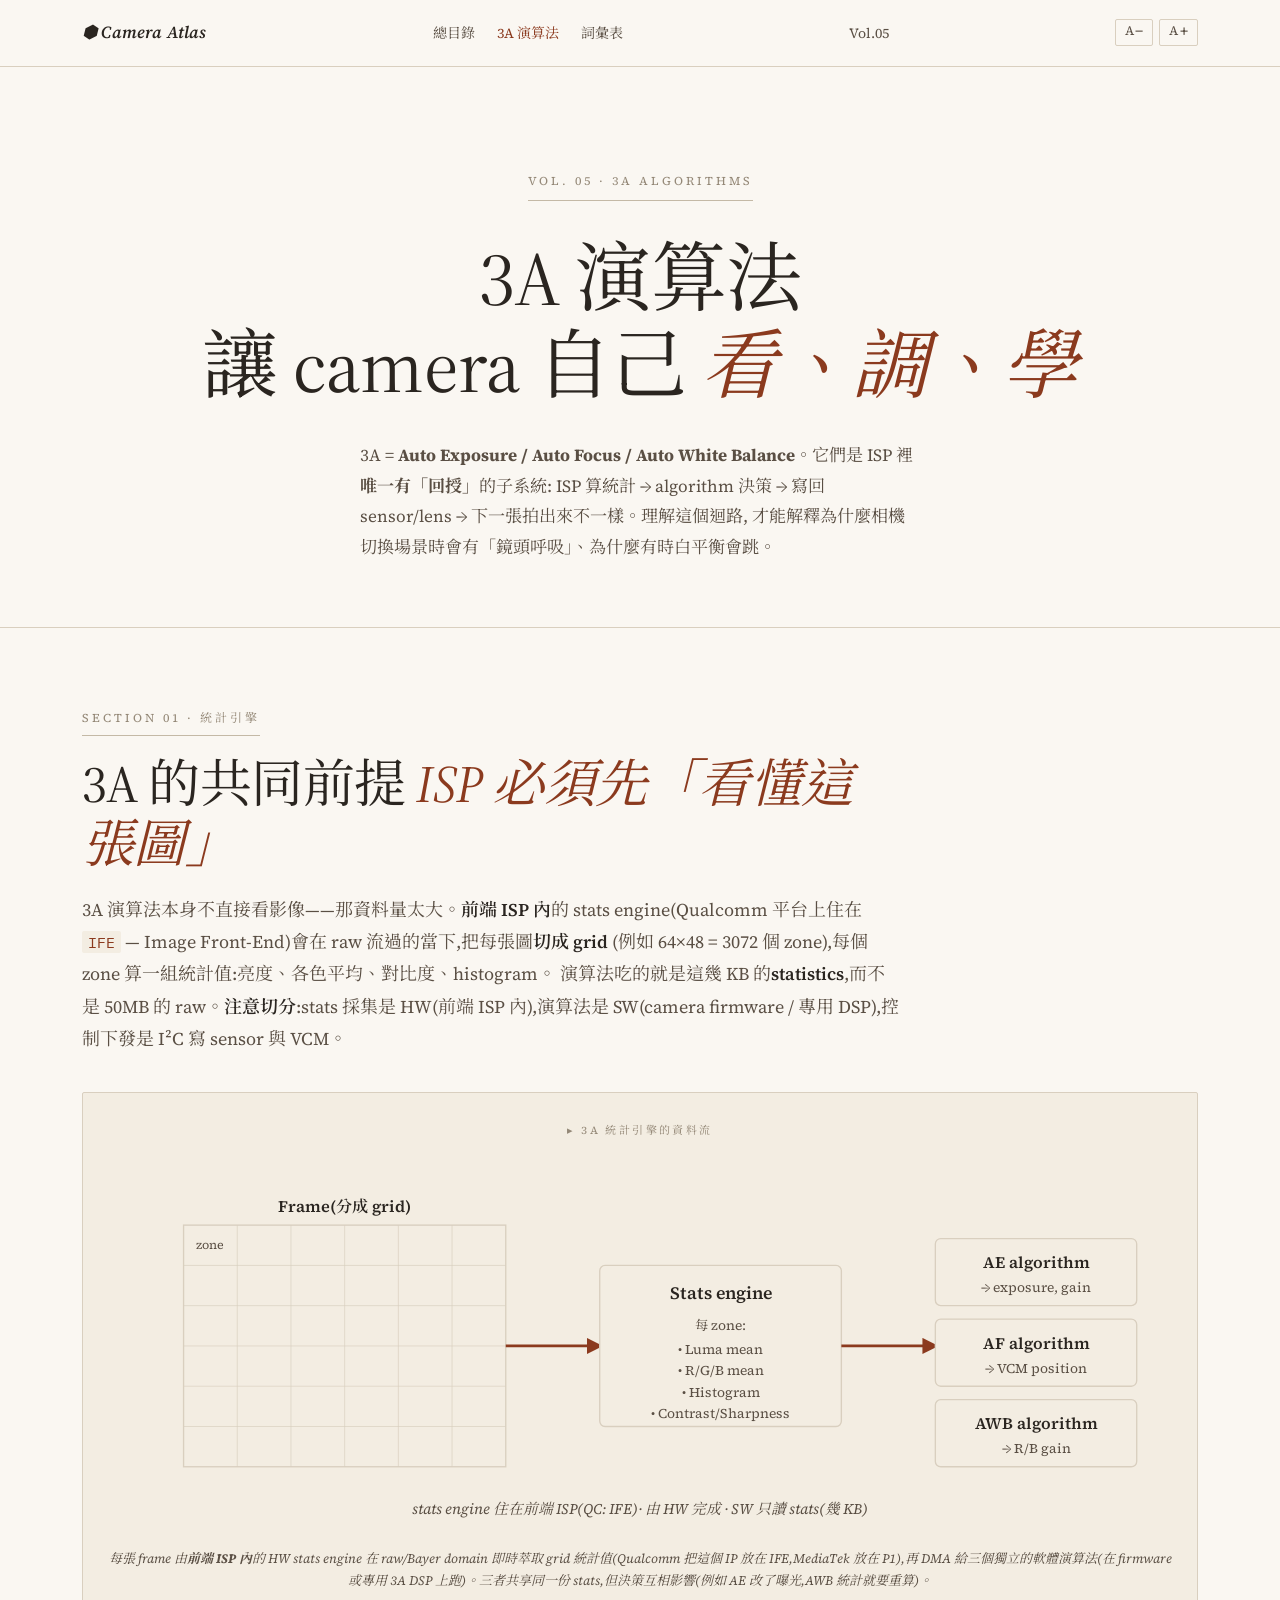
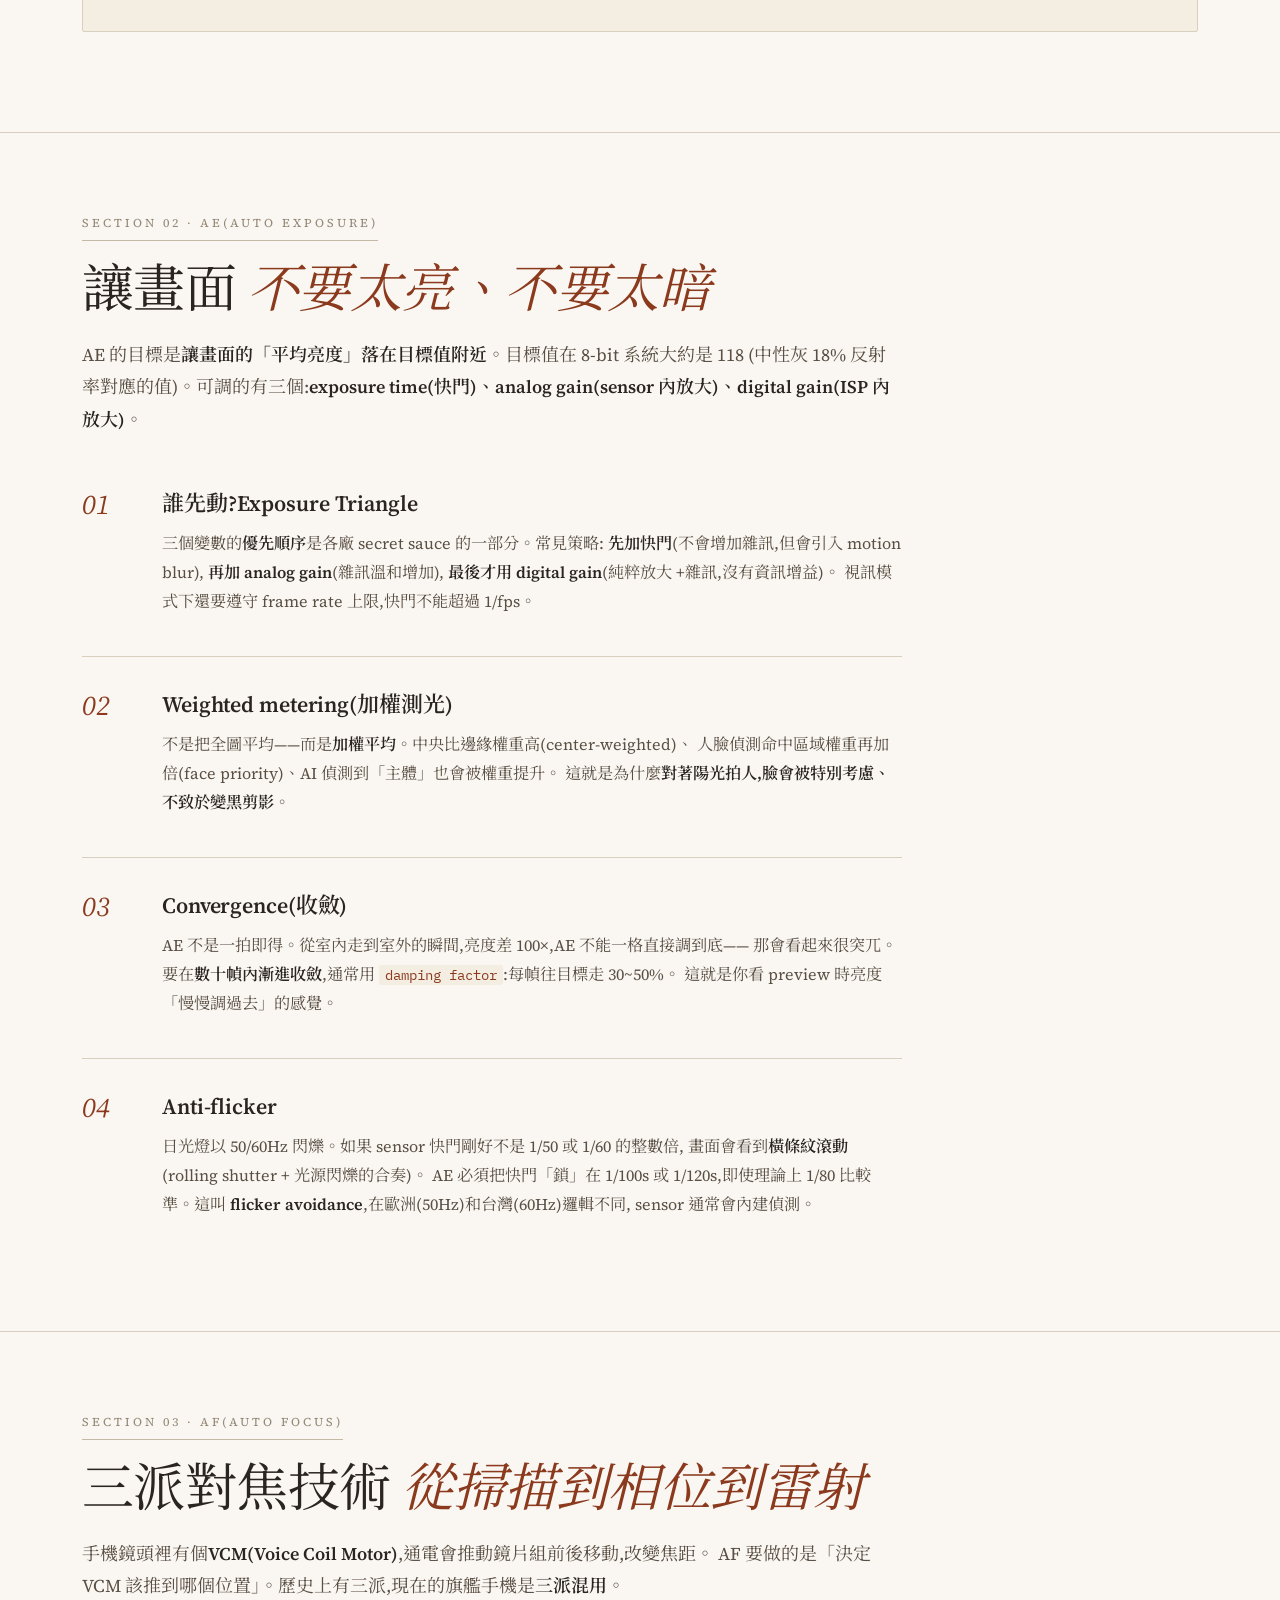
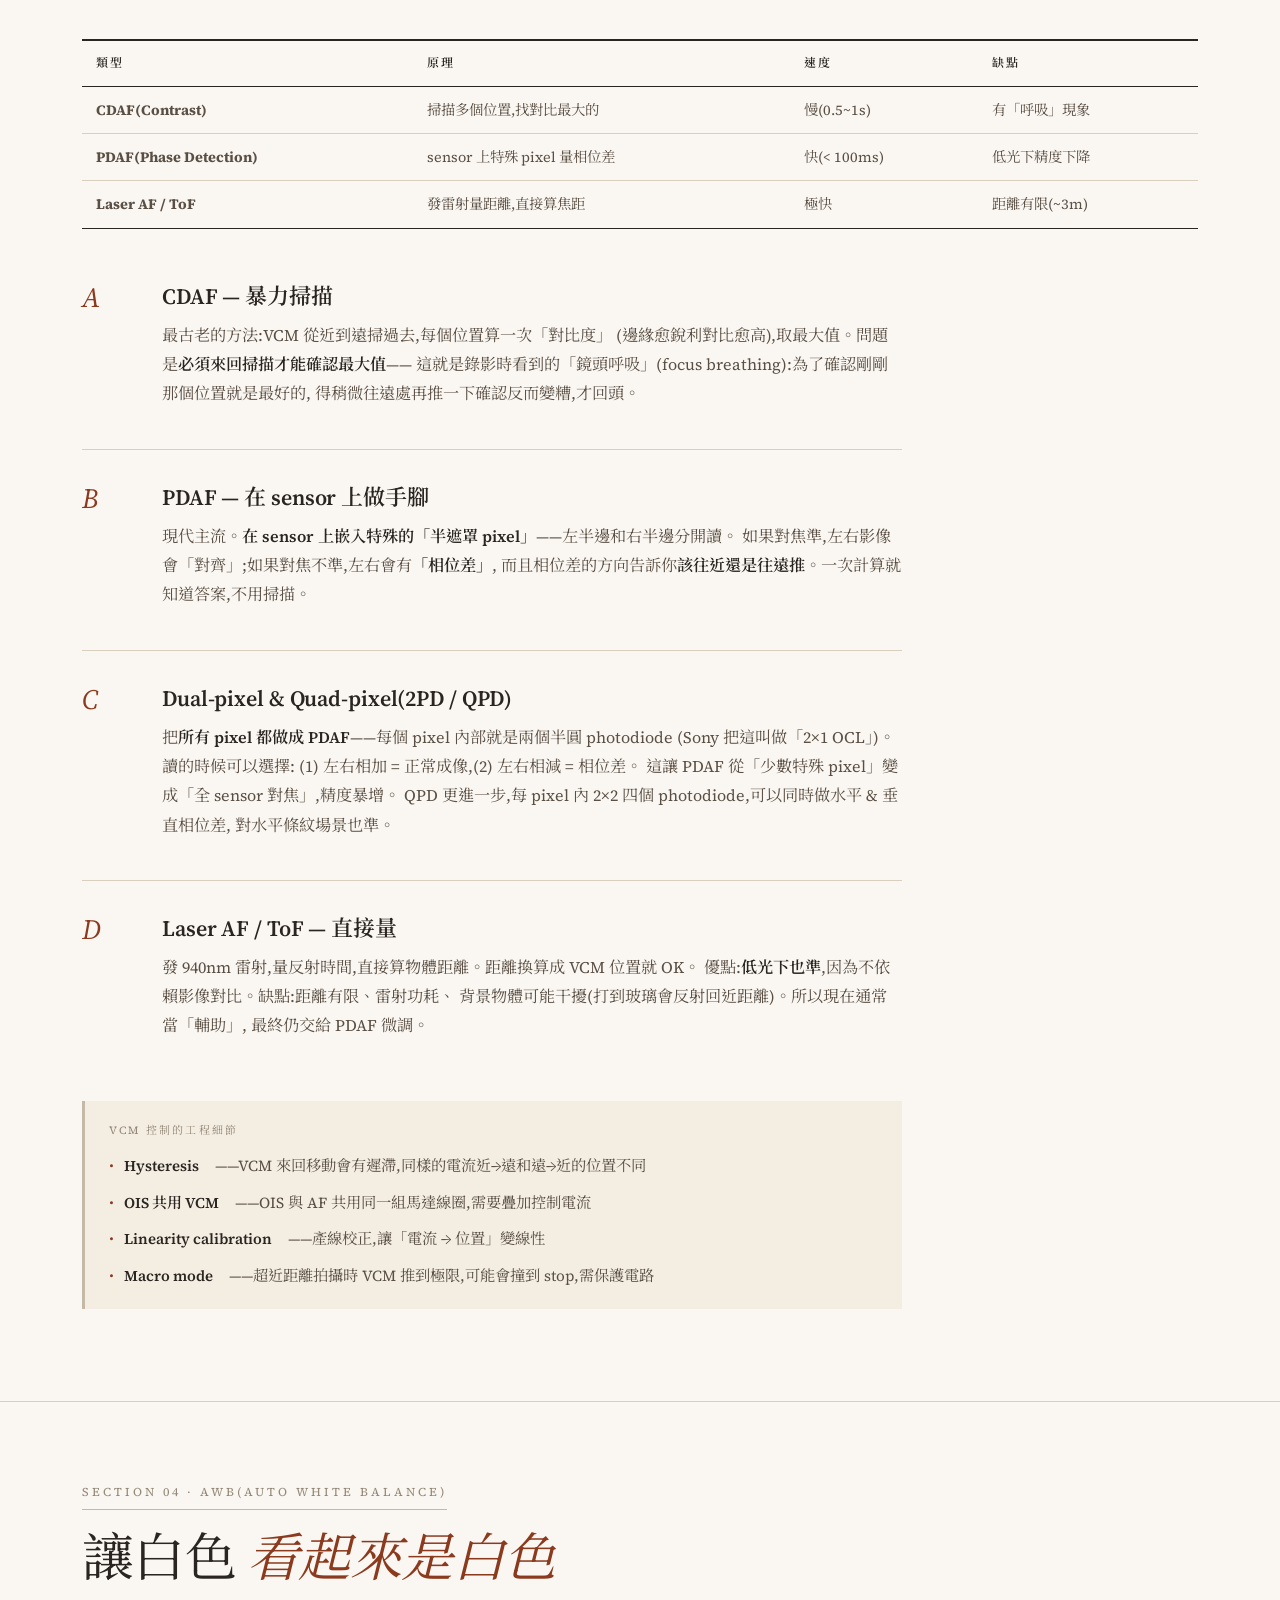
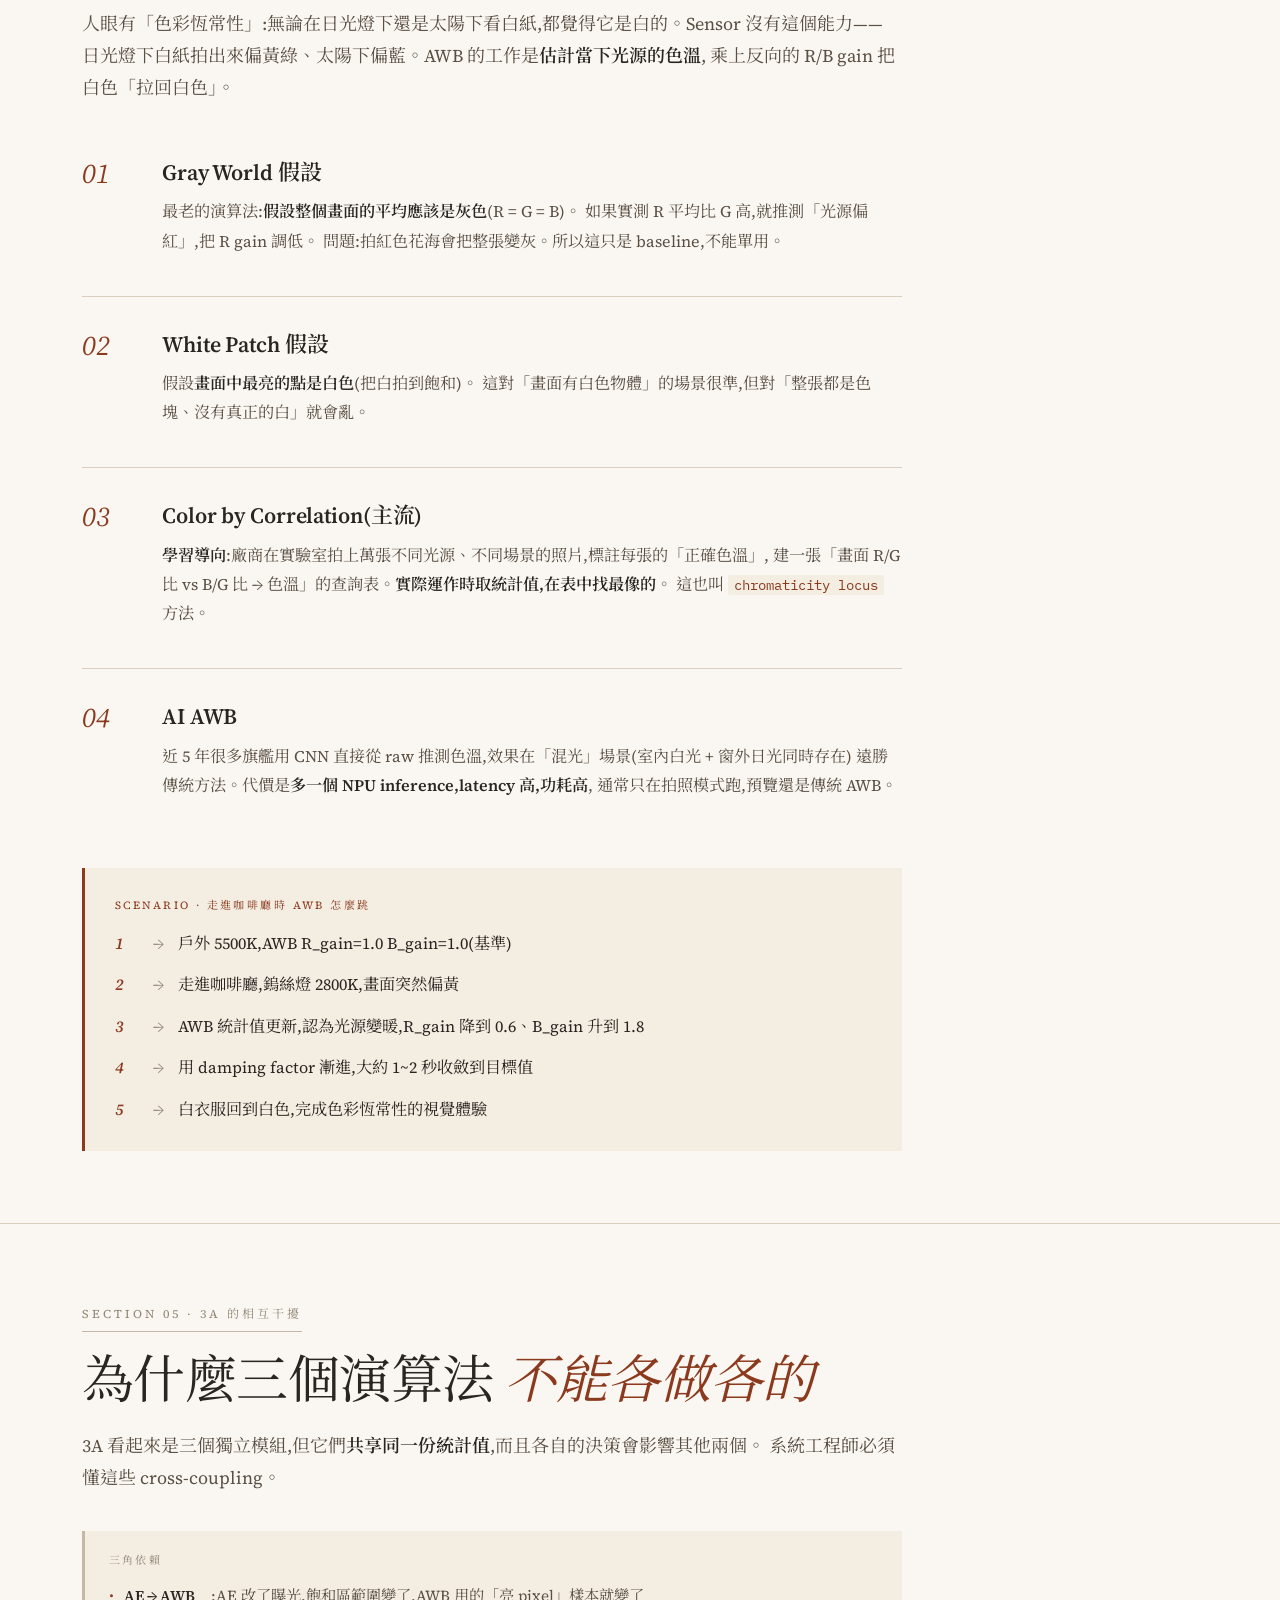
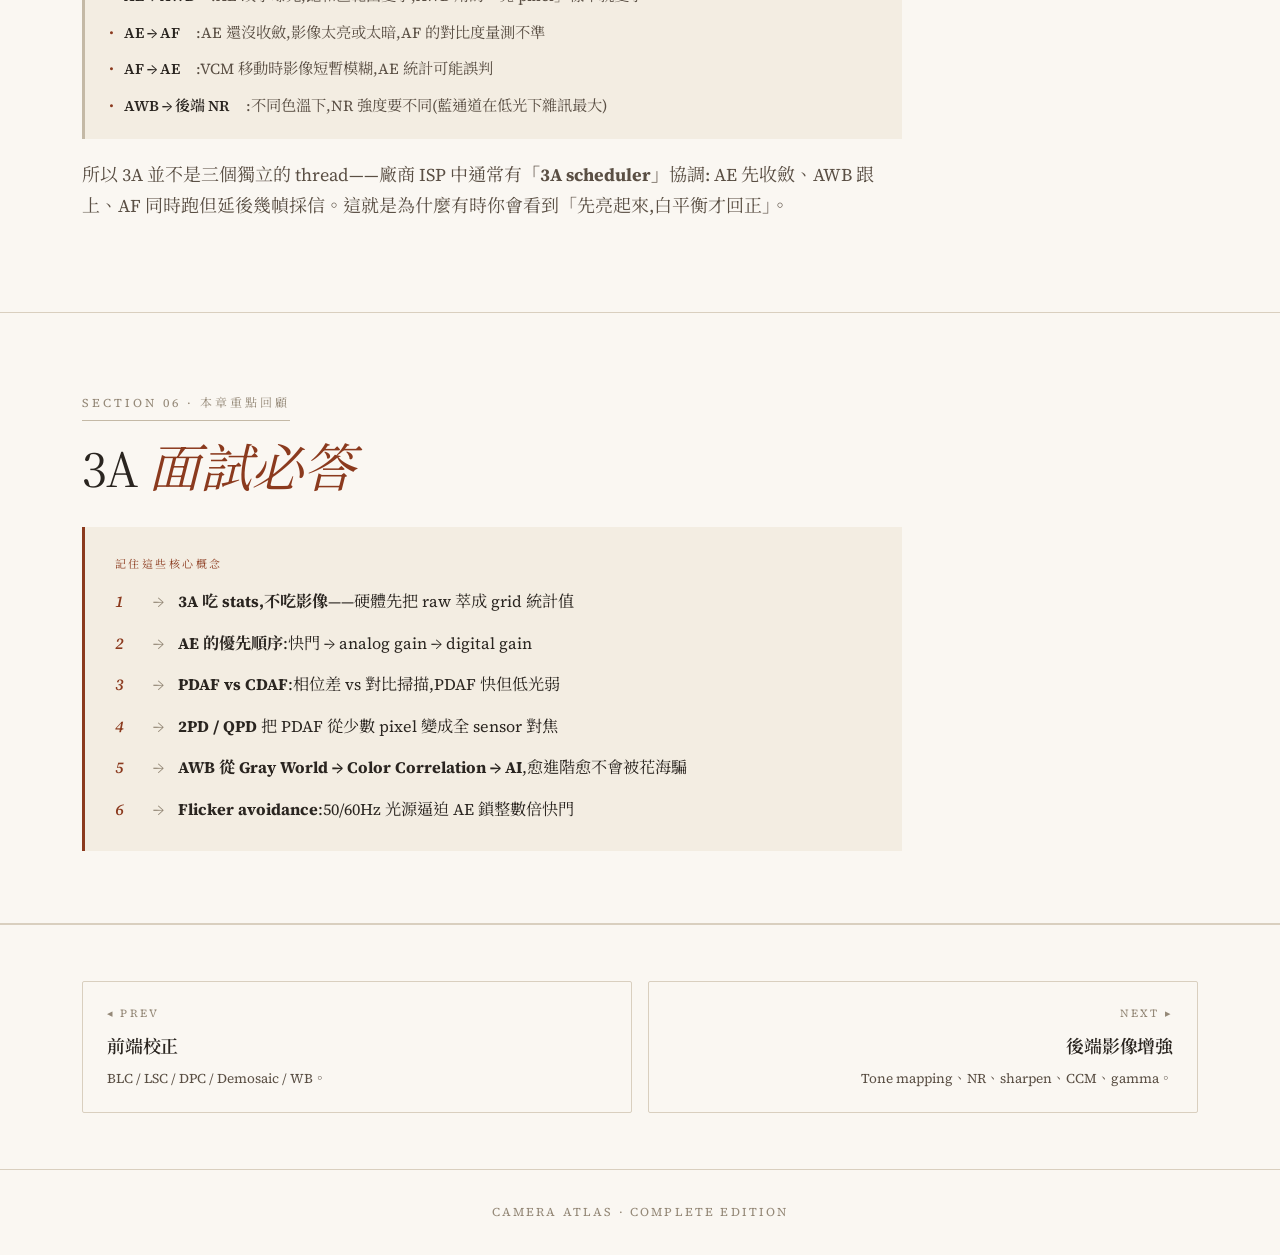
<file: ch05-3a-algorithms.html>
<!DOCTYPE html>
<html lang="zh-Hant">
<head>
<meta charset="UTF-8">
<meta name="viewport" content="width=device-width, initial-scale=1.0">
<title>3A 演算法 — Camera Atlas</title>
<link rel="preconnect" href="https://fonts.googleapis.com">
<link rel="preconnect" href="https://fonts.gstatic.com" crossorigin>
<link href="https://fonts.googleapis.com/css2?family=Source+Serif+4:ital,opsz,wght@0,8..60,400;0,8..60,600;0,8..60,700;1,8..60,400;1,8..60,600&family=Noto+Serif+TC:wght@400;500;700&family=IBM+Plex+Mono:wght@400;500&display=swap" rel="stylesheet">
<script>(function(){try{var s=parseInt(localStorage.getItem('webatlas_text_size'),10);var a=[15,16,17,18,19,20,22,24];if(!isNaN(s)&&s>=0&&s<a.length){document.documentElement.style.setProperty('--reader-fz',a[s]+'px');}}catch(e){}})();</script>
<link rel="stylesheet" href="style.css">
<script defer src="reader.js"></script>
</head>
<body>

<header class="top-bar">
  <div class="container">
    <div class="top-bar-inner">
      <a href="index.html" class="logo">⬢ Camera Atlas</a>
      <nav>
        <a href="index.html">總目錄</a>
        <a href="ch05-3a-algorithms.html" class="active">3A 演算法</a>
        <a href="glossary.html">詞彙表</a>
      </nav>
      <span>Vol.05</span>
      <div class="font-control" role="group" aria-label="字體大小">
        <button type="button" class="fz-btn" data-action="dec" aria-label="縮小字體">A<span class="fz-sym">−</span></button>
        <button type="button" class="fz-btn" data-action="inc" aria-label="放大字體">A<span class="fz-sym">+</span></button>
      </div>
    </div>
  </div>
</header>

<section class="hero">
  <div class="container">
    <div class="kicker">
      <span class="dot"></span>
      Vol. 05 · 3A Algorithms
    </div>
    <h1>3A 演算法<br>讓 camera 自己 <em>看、調、學</em></h1>
    <p class="hero-sub">
      3A = <strong>Auto Exposure / Auto Focus / Auto White Balance</strong>。它們是 ISP 裡<strong>唯一有「回授」</strong>的子系統:
      ISP 算統計 → algorithm 決策 → 寫回 sensor/lens → 下一張拍出來不一樣。理解這個迴路,
      才能解釋為什麼相機切換場景時會有「鏡頭呼吸」、為什麼有時白平衡會跳。
    </p>
  </div>
</section>

<section class="section">
  <div class="container">
    <div class="section-tag">Section 01 · 統計引擎</div>
    <h2>3A 的共同前提 <em>ISP 必須先「看懂這張圖」</em></h2>
    <p class="lead">
      3A 演算法本身不直接看影像——那資料量太大。<strong>前端 ISP 內</strong>的 stats engine(Qualcomm 平台上住在 <code>IFE</code> — Image Front-End)會在 raw 流過的當下,把每張圖<strong>切成 grid</strong>
      (例如 64×48 = 3072 個 zone),每個 zone 算一組統計值:亮度、各色平均、對比度、histogram。
      演算法吃的就是這幾 KB 的<strong>statistics</strong>,而不是 50MB 的 raw。<strong>注意切分</strong>:stats 採集是 HW(前端 ISP 內),演算法是 SW(camera firmware / 專用 DSP),控制下發是 I²C 寫 sensor 與 VCM。
    </p>

    <div class="diagram">
      <div class="diagram-title">▸ 3A 統計引擎的資料流</div>
      <svg viewBox="0 0 800 280" xmlns="http://www.w3.org/2000/svg">
        <!-- Image with grid -->
        <rect x="60" y="50" width="240" height="180" fill="#f3ede2" stroke="#d9cfbf"/>
        <text x="180" y="40" fill="#2a2520" font-family="Source Serif 4" font-size="12" font-weight="600" text-anchor="middle">Frame(分成 grid)</text>
        <!-- Grid lines -->
        <g stroke="#d9cfbf" stroke-width="0.5">
          <line x1="100" y1="50" x2="100" y2="230"/>
          <line x1="140" y1="50" x2="140" y2="230"/>
          <line x1="180" y1="50" x2="180" y2="230"/>
          <line x1="220" y1="50" x2="220" y2="230"/>
          <line x1="260" y1="50" x2="260" y2="230"/>
          <line x1="60" y1="80" x2="300" y2="80"/>
          <line x1="60" y1="110" x2="300" y2="110"/>
          <line x1="60" y1="140" x2="300" y2="140"/>
          <line x1="60" y1="170" x2="300" y2="170"/>
          <line x1="60" y1="200" x2="300" y2="200"/>
        </g>
        <text x="80" y="68" fill="#5a4f44" font-family="Source Serif 4" font-size="9" text-anchor="middle">zone</text>

        <line x1="300" y1="140" x2="370" y2="140" stroke="#8b3a1e" stroke-width="2" marker-end="url(#aa)"/>

        <!-- Stats engine -->
        <rect x="370" y="80" width="180" height="120" rx="4" fill="#f3ede2" stroke="#d9cfbf"/>
        <text x="460" y="105" fill="#2a2520" font-family="Source Serif 4" font-size="13" font-weight="600" text-anchor="middle">Stats engine</text>
        <text x="460" y="128" fill="#5a4f44" font-family="Source Serif 4" font-size="10" text-anchor="middle">每 zone:</text>
        <text x="460" y="146" fill="#5a4f44" font-family="Source Serif 4" font-size="10" text-anchor="middle">• Luma mean</text>
        <text x="460" y="162" fill="#5a4f44" font-family="Source Serif 4" font-size="10" text-anchor="middle">• R/G/B mean</text>
        <text x="460" y="178" fill="#5a4f44" font-family="Source Serif 4" font-size="10" text-anchor="middle">• Histogram</text>
        <text x="460" y="194" fill="#5a4f44" font-family="Source Serif 4" font-size="10" text-anchor="middle">• Contrast/Sharpness</text>

        <line x1="550" y1="140" x2="620" y2="140" stroke="#8b3a1e" stroke-width="2" marker-end="url(#aa)"/>

        <!-- 3A algos -->
        <rect x="620" y="60" width="150" height="50" rx="4" fill="#f3ede2" stroke="#d9cfbf"/>
        <text x="695" y="82" fill="#2a2520" font-family="Source Serif 4" font-size="12" font-weight="600" text-anchor="middle">AE algorithm</text>
        <text x="695" y="100" fill="#5a4f44" font-family="Source Serif 4" font-size="10" text-anchor="middle">→ exposure, gain</text>

        <rect x="620" y="120" width="150" height="50" rx="4" fill="#f3ede2" stroke="#d9cfbf"/>
        <text x="695" y="142" fill="#2a2520" font-family="Source Serif 4" font-size="12" font-weight="600" text-anchor="middle">AF algorithm</text>
        <text x="695" y="160" fill="#5a4f44" font-family="Source Serif 4" font-size="10" text-anchor="middle">→ VCM position</text>

        <rect x="620" y="180" width="150" height="50" rx="4" fill="#f3ede2" stroke="#d9cfbf"/>
        <text x="695" y="202" fill="#2a2520" font-family="Source Serif 4" font-size="12" font-weight="600" text-anchor="middle">AWB algorithm</text>
        <text x="695" y="220" fill="#5a4f44" font-family="Source Serif 4" font-size="10" text-anchor="middle">→ R/B gain</text>

        <text x="400" y="265" fill="#5a4f44" font-family="Source Serif 4" font-size="11" font-style="italic" text-anchor="middle">stats engine 住在前端 ISP(QC: IFE)· 由 HW 完成 · SW 只讀 stats(幾 KB)</text>

        <defs>
          <marker id="aa" viewBox="0 0 10 10" refX="8" refY="5" markerWidth="6" markerHeight="6" orient="auto">
            <path d="M0,0 L10,5 L0,10 z" fill="#8b3a1e"/>
          </marker>
        </defs>
      </svg>
      <p class="diagram-caption">每張 frame 由<strong>前端 ISP 內</strong>的 HW stats engine 在 raw/Bayer domain 即時萃取 grid 統計值(Qualcomm 把這個 IP 放在 IFE,MediaTek 放在 P1),再 DMA 給三個獨立的軟體演算法(在 firmware 或專用 3A DSP 上跑)。三者共享同一份 stats,但決策互相影響(例如 AE 改了曝光,AWB 統計就要重算)。</p>
    </div>
  </div>
</section>

<section class="section">
  <div class="container">
    <div class="section-tag">Section 02 · AE(Auto Exposure)</div>
    <h2>讓畫面 <em>不要太亮、不要太暗</em></h2>
    <p class="lead">
      AE 的目標是<strong>讓畫面的「平均亮度」落在目標值附近</strong>。目標值在 8-bit 系統大約是 118
      (中性灰 18% 反射率對應的值)。可調的有三個:<strong>exposure time(快門)、analog gain(sensor 內放大)、digital gain(ISP 內放大)</strong>。
    </p>

    <div class="steps">
      <div class="step">
        <div class="step-marker">01</div>
        <div class="step-content">
          <h3>誰先動?Exposure Triangle</h3>
          <p>
            三個變數的<strong>優先順序</strong>是各廠 secret sauce 的一部分。常見策略:
            <strong>先加快門</strong>(不會增加雜訊,但會引入 motion blur),
            <strong>再加 analog gain</strong>(雜訊溫和增加),
            <strong>最後才用 digital gain</strong>(純粹放大 +雜訊,沒有資訊增益)。
            視訊模式下還要遵守 frame rate 上限,快門不能超過 1/fps。
          </p>
        </div>
      </div>

      <div class="step">
        <div class="step-marker">02</div>
        <div class="step-content">
          <h3>Weighted metering(加權測光)</h3>
          <p>
            不是把全圖平均——而是<strong>加權平均</strong>。中央比邊緣權重高(center-weighted)、
            人臉偵測命中區域權重再加倍(face priority)、AI 偵測到「主體」也會被權重提升。
            這就是為什麼<strong>對著陽光拍人,臉會被特別考慮、不致於變黑剪影</strong>。
          </p>
        </div>
      </div>

      <div class="step">
        <div class="step-marker">03</div>
        <div class="step-content">
          <h3>Convergence(收斂)</h3>
          <p>
            AE 不是一拍即得。從室內走到室外的瞬間,亮度差 100×,AE 不能一格直接調到底——
            那會看起來很突兀。要在<strong>數十幀內漸進收斂</strong>,通常用
            <code>damping factor</code>:每幀往目標走 30~50%。
            這就是你看 preview 時亮度「慢慢調過去」的感覺。
          </p>
        </div>
      </div>

      <div class="step">
        <div class="step-marker">04</div>
        <div class="step-content">
          <h3>Anti-flicker</h3>
          <p>
            日光燈以 50/60Hz 閃爍。如果 sensor 快門剛好不是 1/50 或 1/60 的整數倍,
            畫面會看到<strong>橫條紋滾動</strong>(rolling shutter + 光源閃爍的合奏)。
            AE 必須把快門「鎖」在 1/100s 或 1/120s,即使理論上 1/80 比較準。這叫
            <strong>flicker avoidance</strong>,在歐洲(50Hz)和台灣(60Hz)邏輯不同,
            sensor 通常會內建偵測。
          </p>
        </div>
      </div>
    </div>
  </div>
</section>

<section class="section">
  <div class="container">
    <div class="section-tag">Section 03 · AF(Auto Focus)</div>
    <h2>三派對焦技術 <em>從掃描到相位到雷射</em></h2>
    <p class="lead">
      手機鏡頭裡有個<strong>VCM(Voice Coil Motor)</strong>,通電會推動鏡片組前後移動,改變焦距。
      AF 要做的是「決定 VCM 該推到哪個位置」。歷史上有三派,現在的旗艦手機是<strong>三派混用</strong>。
    </p>

    <table class="compare-table">
      <thead>
        <tr>
          <th>類型</th>
          <th>原理</th>
          <th>速度</th>
          <th>缺點</th>
        </tr>
      </thead>
      <tbody>
        <tr>
          <td><strong>CDAF(Contrast)</strong></td>
          <td>掃描多個位置,找對比最大的</td>
          <td>慢(0.5~1s)</td>
          <td>有「呼吸」現象</td>
        </tr>
        <tr>
          <td><strong>PDAF(Phase Detection)</strong></td>
          <td>sensor 上特殊 pixel 量相位差</td>
          <td>快(&lt; 100ms)</td>
          <td>低光下精度下降</td>
        </tr>
        <tr>
          <td><strong>Laser AF / ToF</strong></td>
          <td>發雷射量距離,直接算焦距</td>
          <td>極快</td>
          <td>距離有限(~3m)</td>
        </tr>
      </tbody>
    </table>

    <div class="steps">
      <div class="step">
        <div class="step-marker">A</div>
        <div class="step-content">
          <h3>CDAF — 暴力掃描</h3>
          <p>
            最古老的方法:VCM 從近到遠掃過去,每個位置算一次「對比度」
            (邊緣愈銳利對比愈高),取最大值。問題是<strong>必須來回掃描才能確認最大值</strong>——
            這就是錄影時看到的「鏡頭呼吸」(focus breathing):為了確認剛剛那個位置就是最好的,
            得稍微往遠處再推一下確認反而變糟,才回頭。
          </p>
        </div>
      </div>

      <div class="step">
        <div class="step-marker">B</div>
        <div class="step-content">
          <h3>PDAF — 在 sensor 上做手腳</h3>
          <p>
            現代主流。<strong>在 sensor 上嵌入特殊的「半遮罩 pixel」</strong>——左半邊和右半邊分開讀。
            如果對焦準,左右影像會「對齊」;如果對焦不準,左右會有<strong>「相位差」</strong>,
            而且相位差的方向告訴你<strong>該往近還是往遠推</strong>。一次計算就知道答案,不用掃描。
          </p>
        </div>
      </div>

      <div class="step">
        <div class="step-marker">C</div>
        <div class="step-content">
          <h3>Dual-pixel & Quad-pixel(2PD / QPD)</h3>
          <p>
            把<strong>所有 pixel 都做成 PDAF</strong>——每個 pixel 內部就是兩個半圓 photodiode
            (Sony 把這叫做「2×1 OCL」)。讀的時候可以選擇:
            (1) 左右相加 = 正常成像,(2) 左右相減 = 相位差。
            這讓 PDAF 從「少數特殊 pixel」變成「全 sensor 對焦」,精度暴增。
            QPD 更進一步,每 pixel 內 2×2 四個 photodiode,可以同時做水平 & 垂直相位差,
            對水平條紋場景也準。
          </p>
        </div>
      </div>

      <div class="step">
        <div class="step-marker">D</div>
        <div class="step-content">
          <h3>Laser AF / ToF — 直接量</h3>
          <p>
            發 940nm 雷射,量反射時間,直接算物體距離。距離換算成 VCM 位置就 OK。
            優點:<strong>低光下也準</strong>,因為不依賴影像對比。缺點:距離有限、雷射功耗、
            背景物體可能干擾(打到玻璃會反射回近距離)。所以現在通常當「輔助」,
            最終仍交給 PDAF 微調。
          </p>
        </div>
      </div>
    </div>

    <div class="tech-callout">
      <div class="ct-label">VCM 控制的工程細節</div>
      <ul>
        <li><strong>Hysteresis</strong>——VCM 來回移動會有遲滯,同樣的電流近→遠和遠→近的位置不同</li>
        <li><strong>OIS 共用 VCM</strong>——OIS 與 AF 共用同一組馬達線圈,需要疊加控制電流</li>
        <li><strong>Linearity calibration</strong>——產線校正,讓「電流 → 位置」變線性</li>
        <li><strong>Macro mode</strong>——超近距離拍攝時 VCM 推到極限,可能會撞到 stop,需保護電路</li>
      </ul>
    </div>
  </div>
</section>

<section class="section">
  <div class="container">
    <div class="section-tag">Section 04 · AWB(Auto White Balance)</div>
    <h2>讓白色 <em>看起來是白色</em></h2>
    <p class="lead">
      人眼有「色彩恆常性」:無論在日光燈下還是太陽下看白紙,都覺得它是白的。Sensor 沒有這個能力——
      日光燈下白紙拍出來偏黃綠、太陽下偏藍。AWB 的工作是<strong>估計當下光源的色溫</strong>,
      乘上反向的 R/B gain 把白色「拉回白色」。
    </p>

    <div class="steps">
      <div class="step">
        <div class="step-marker">01</div>
        <div class="step-content">
          <h3>Gray World 假設</h3>
          <p>
            最老的演算法:<strong>假設整個畫面的平均應該是灰色</strong>(R = G = B)。
            如果實測 R 平均比 G 高,就推測「光源偏紅」,把 R gain 調低。
            問題:拍紅色花海會把整張變灰。所以這只是 baseline,不能單用。
          </p>
        </div>
      </div>

      <div class="step">
        <div class="step-marker">02</div>
        <div class="step-content">
          <h3>White Patch 假設</h3>
          <p>
            假設<strong>畫面中最亮的點是白色</strong>(把白拍到飽和)。
            這對「畫面有白色物體」的場景很準,但對「整張都是色塊、沒有真正的白」就會亂。
          </p>
        </div>
      </div>

      <div class="step">
        <div class="step-marker">03</div>
        <div class="step-content">
          <h3>Color by Correlation(主流)</h3>
          <p>
            <strong>學習導向</strong>:廠商在實驗室拍上萬張不同光源、不同場景的照片,標註每張的「正確色溫」,
            建一張「畫面 R/G 比 vs B/G 比 → 色溫」的查詢表。<strong>實際運作時取統計值,在表中找最像的</strong>。
            這也叫 <code>chromaticity locus</code> 方法。
          </p>
        </div>
      </div>

      <div class="step">
        <div class="step-marker">04</div>
        <div class="step-content">
          <h3>AI AWB</h3>
          <p>
            近 5 年很多旗艦用 CNN 直接從 raw 推測色溫,效果在「混光」場景(室內白光 + 窗外日光同時存在)
            遠勝傳統方法。代價是<strong>多一個 NPU inference,latency 高,功耗高</strong>,
            通常只在拍照模式跑,預覽還是傳統 AWB。
          </p>
        </div>
      </div>
    </div>

    <div class="scenario-card">
      <div class="label">Scenario · 走進咖啡廳時 AWB 怎麼跳</div>
      <div class="actions">
        <div class="action-line">
          <span class="num">1</span>
          <span class="arrow">→</span>
          <span>戶外 5500K,AWB R_gain=1.0 B_gain=1.0(基準)</span>
        </div>
        <div class="action-line">
          <span class="num">2</span>
          <span class="arrow">→</span>
          <span>走進咖啡廳,鎢絲燈 2800K,畫面突然偏黃</span>
        </div>
        <div class="action-line">
          <span class="num">3</span>
          <span class="arrow">→</span>
          <span>AWB 統計值更新,認為光源變暖,R_gain 降到 0.6、B_gain 升到 1.8</span>
        </div>
        <div class="action-line">
          <span class="num">4</span>
          <span class="arrow">→</span>
          <span>用 damping factor 漸進,大約 1~2 秒收斂到目標值</span>
        </div>
        <div class="action-line">
          <span class="num">5</span>
          <span class="arrow">→</span>
          <span>白衣服回到白色,完成色彩恆常性的視覺體驗</span>
        </div>
      </div>
    </div>
  </div>
</section>

<section class="section">
  <div class="container">
    <div class="section-tag">Section 05 · 3A 的相互干擾</div>
    <h2>為什麼三個演算法 <em>不能各做各的</em></h2>
    <p class="lead">
      3A 看起來是三個獨立模組,但它們<strong>共享同一份統計值</strong>,而且各自的決策會影響其他兩個。
      系統工程師必須懂這些 cross-coupling。
    </p>

    <div class="tech-callout">
      <div class="ct-label">三角依賴</div>
      <ul>
        <li><strong>AE → AWB</strong>:AE 改了曝光,飽和區範圍變了,AWB 用的「亮 pixel」樣本就變了</li>
        <li><strong>AE → AF</strong>:AE 還沒收斂,影像太亮或太暗,AF 的對比度量測不準</li>
        <li><strong>AF → AE</strong>:VCM 移動時影像短暫模糊,AE 統計可能誤判</li>
        <li><strong>AWB → 後端 NR</strong>:不同色溫下,NR 強度要不同(藍通道在低光下雜訊最大)</li>
      </ul>
    </div>

    <p>
      所以 3A 並不是三個獨立的 thread——廠商 ISP 中通常有<strong>「3A scheduler」</strong>協調:
      AE 先收斂、AWB 跟上、AF 同時跑但延後幾幀採信。這就是為什麼有時你會看到「先亮起來,白平衡才回正」。
    </p>
  </div>
</section>

<section class="section">
  <div class="container">
    <div class="section-tag">Section 06 · 本章重點回顧</div>
    <h2>3A <em>面試必答</em></h2>

    <div class="scenario-card">
      <div class="label">記住這些核心概念</div>
      <div class="actions">
        <div class="action-line">
          <span class="num">1</span>
          <span class="arrow">→</span>
          <span><strong>3A 吃 stats,不吃影像</strong>——硬體先把 raw 萃成 grid 統計值</span>
        </div>
        <div class="action-line">
          <span class="num">2</span>
          <span class="arrow">→</span>
          <span><strong>AE 的優先順序</strong>:快門 → analog gain → digital gain</span>
        </div>
        <div class="action-line">
          <span class="num">3</span>
          <span class="arrow">→</span>
          <span><strong>PDAF vs CDAF</strong>:相位差 vs 對比掃描,PDAF 快但低光弱</span>
        </div>
        <div class="action-line">
          <span class="num">4</span>
          <span class="arrow">→</span>
          <span><strong>2PD / QPD</strong> 把 PDAF 從少數 pixel 變成全 sensor 對焦</span>
        </div>
        <div class="action-line">
          <span class="num">5</span>
          <span class="arrow">→</span>
          <span><strong>AWB 從 Gray World → Color Correlation → AI</strong>,愈進階愈不會被花海騙</span>
        </div>
        <div class="action-line">
          <span class="num">6</span>
          <span class="arrow">→</span>
          <span><strong>Flicker avoidance</strong>:50/60Hz 光源逼迫 AE 鎖整數倍快門</span>
        </div>
      </div>
    </div>
  </div>
</section>

<section class="chapter-nav">
  <div class="container">
    <div class="chapter-nav-grid">
      <a href="ch04-isp-frontend.html" class="nav-card prev">
        <div class="label">Prev</div>
        <h4>前端校正</h4>
        <p>BLC / LSC / DPC / Demosaic / WB。</p>
      </a>
      <a href="ch06-isp-backend.html" class="nav-card next">
        <div class="label">Next</div>
        <h4>後端影像增強</h4>
        <p>Tone mapping、NR、sharpen、CCM、gamma。</p>
      </a>
    </div>
  </div>
</section>

<footer>
  <div class="container">
    Camera Atlas · Complete Edition
  </div>
</footer>

</body>
</html>
</file>
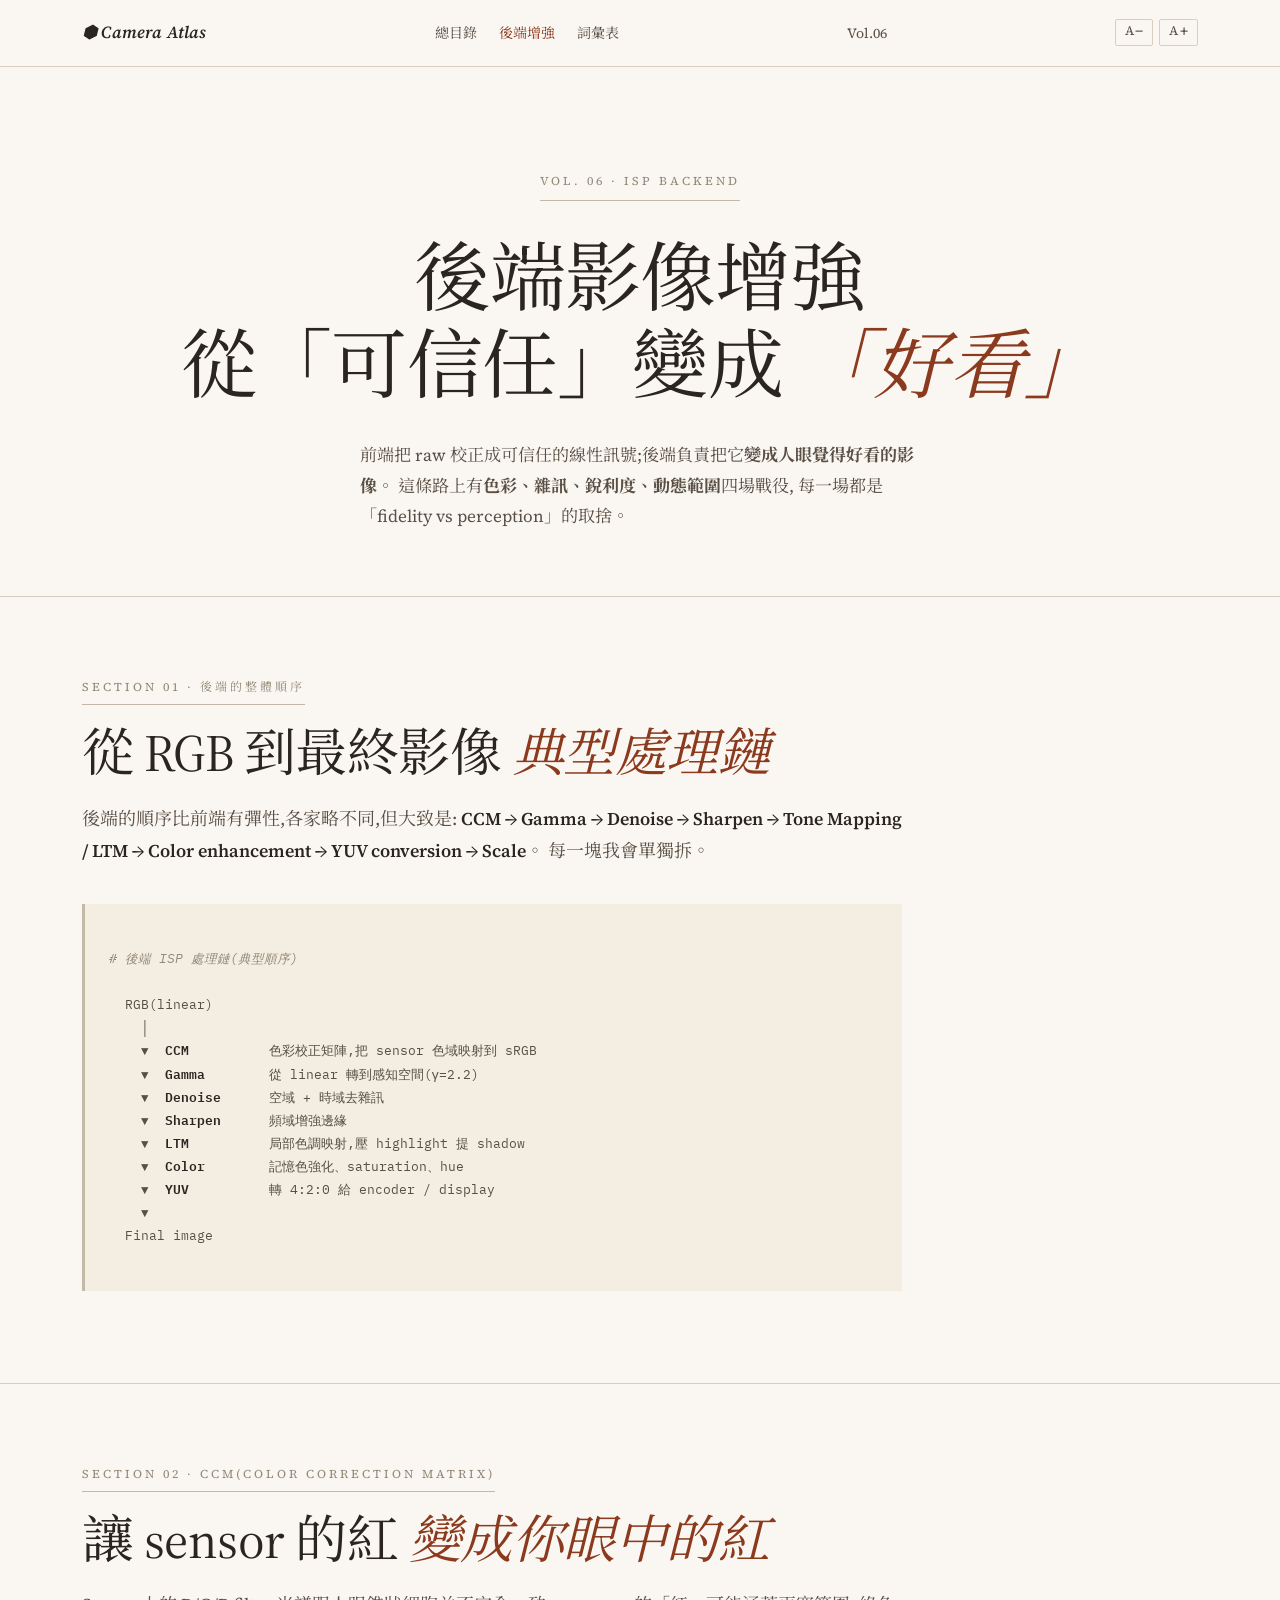
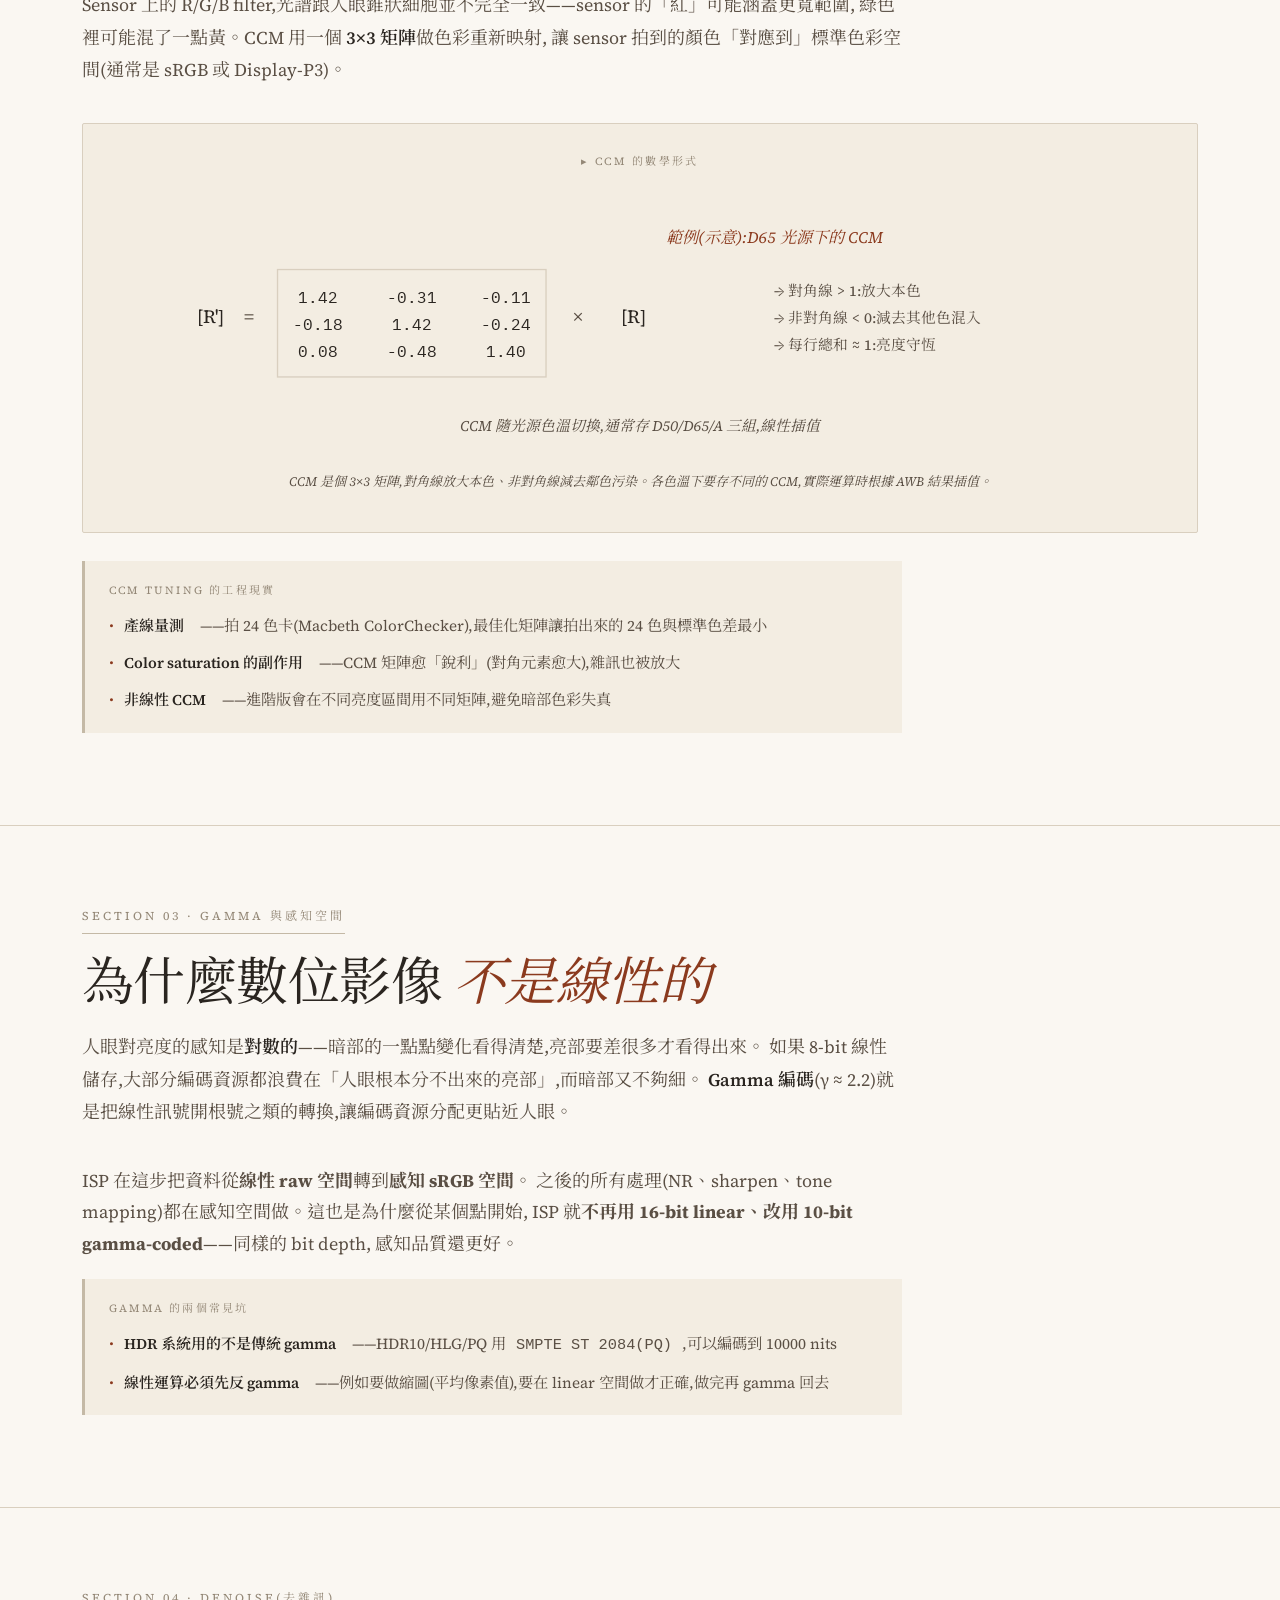
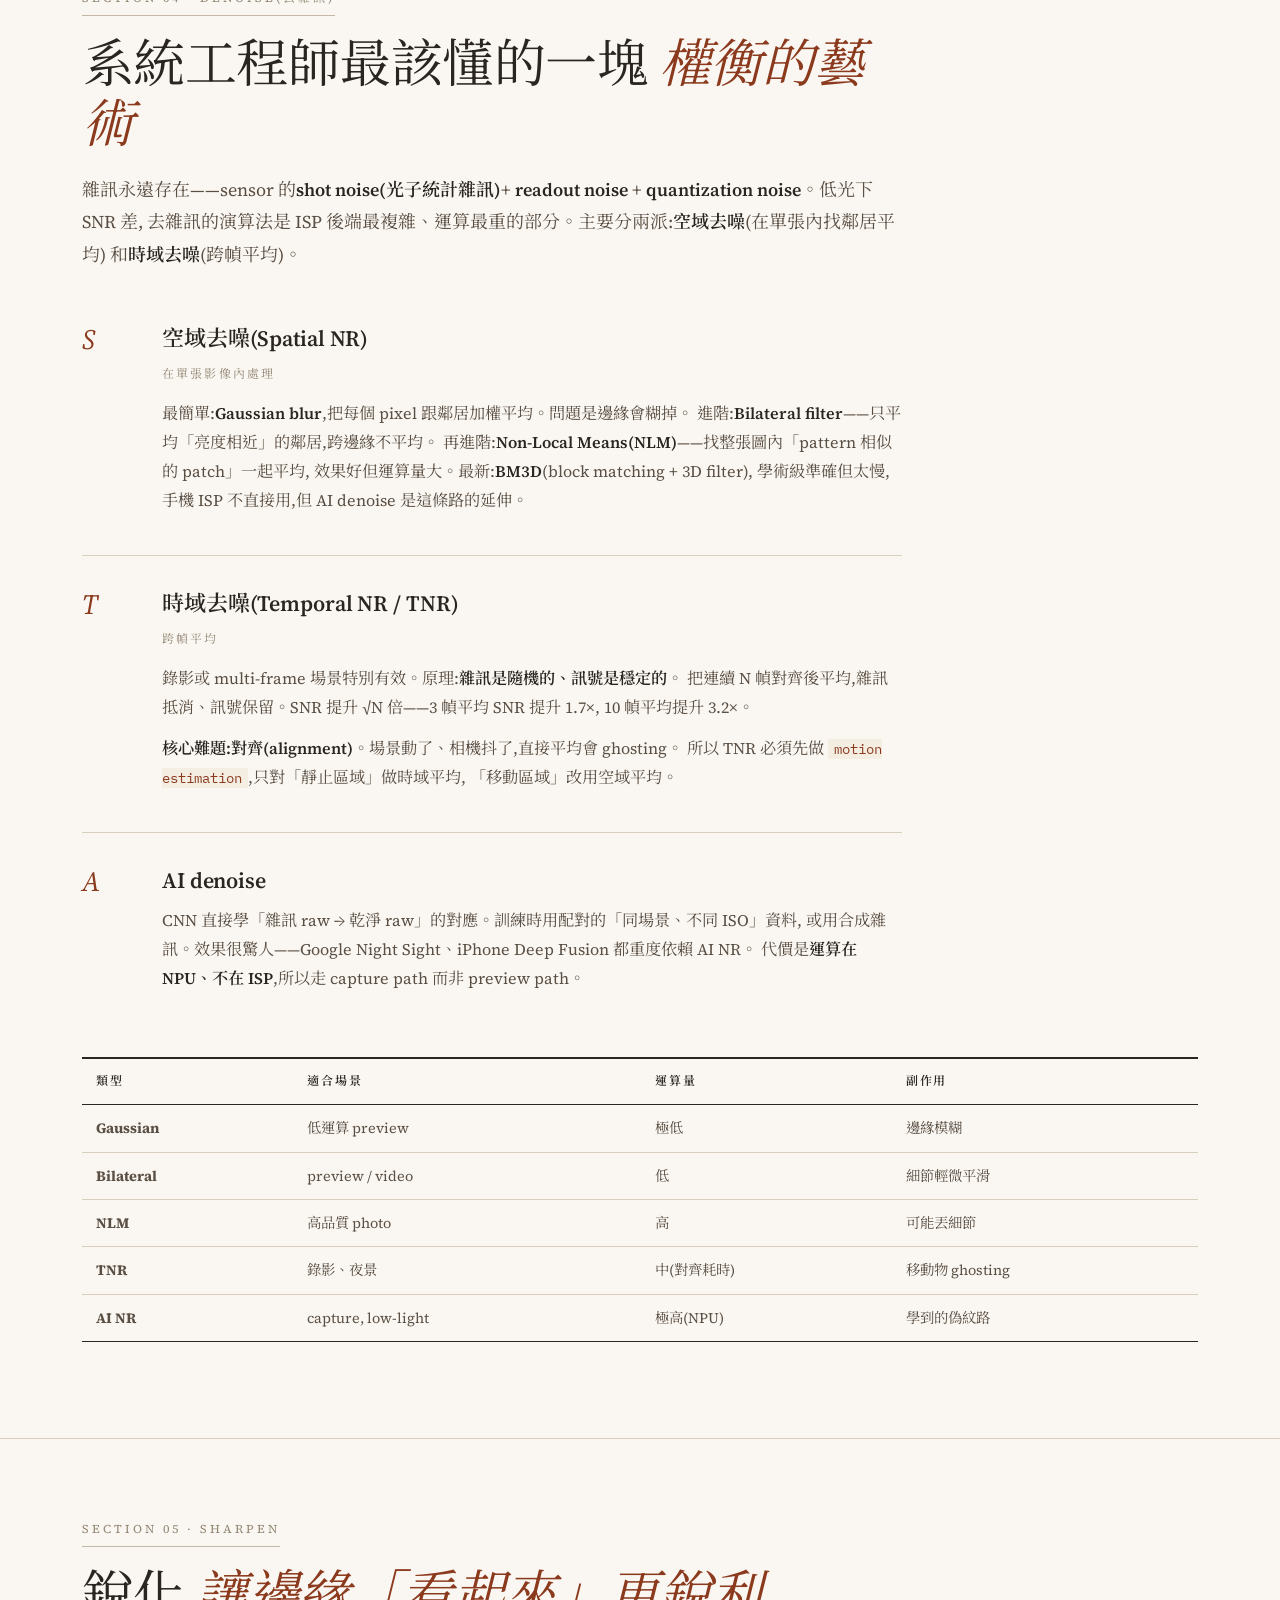
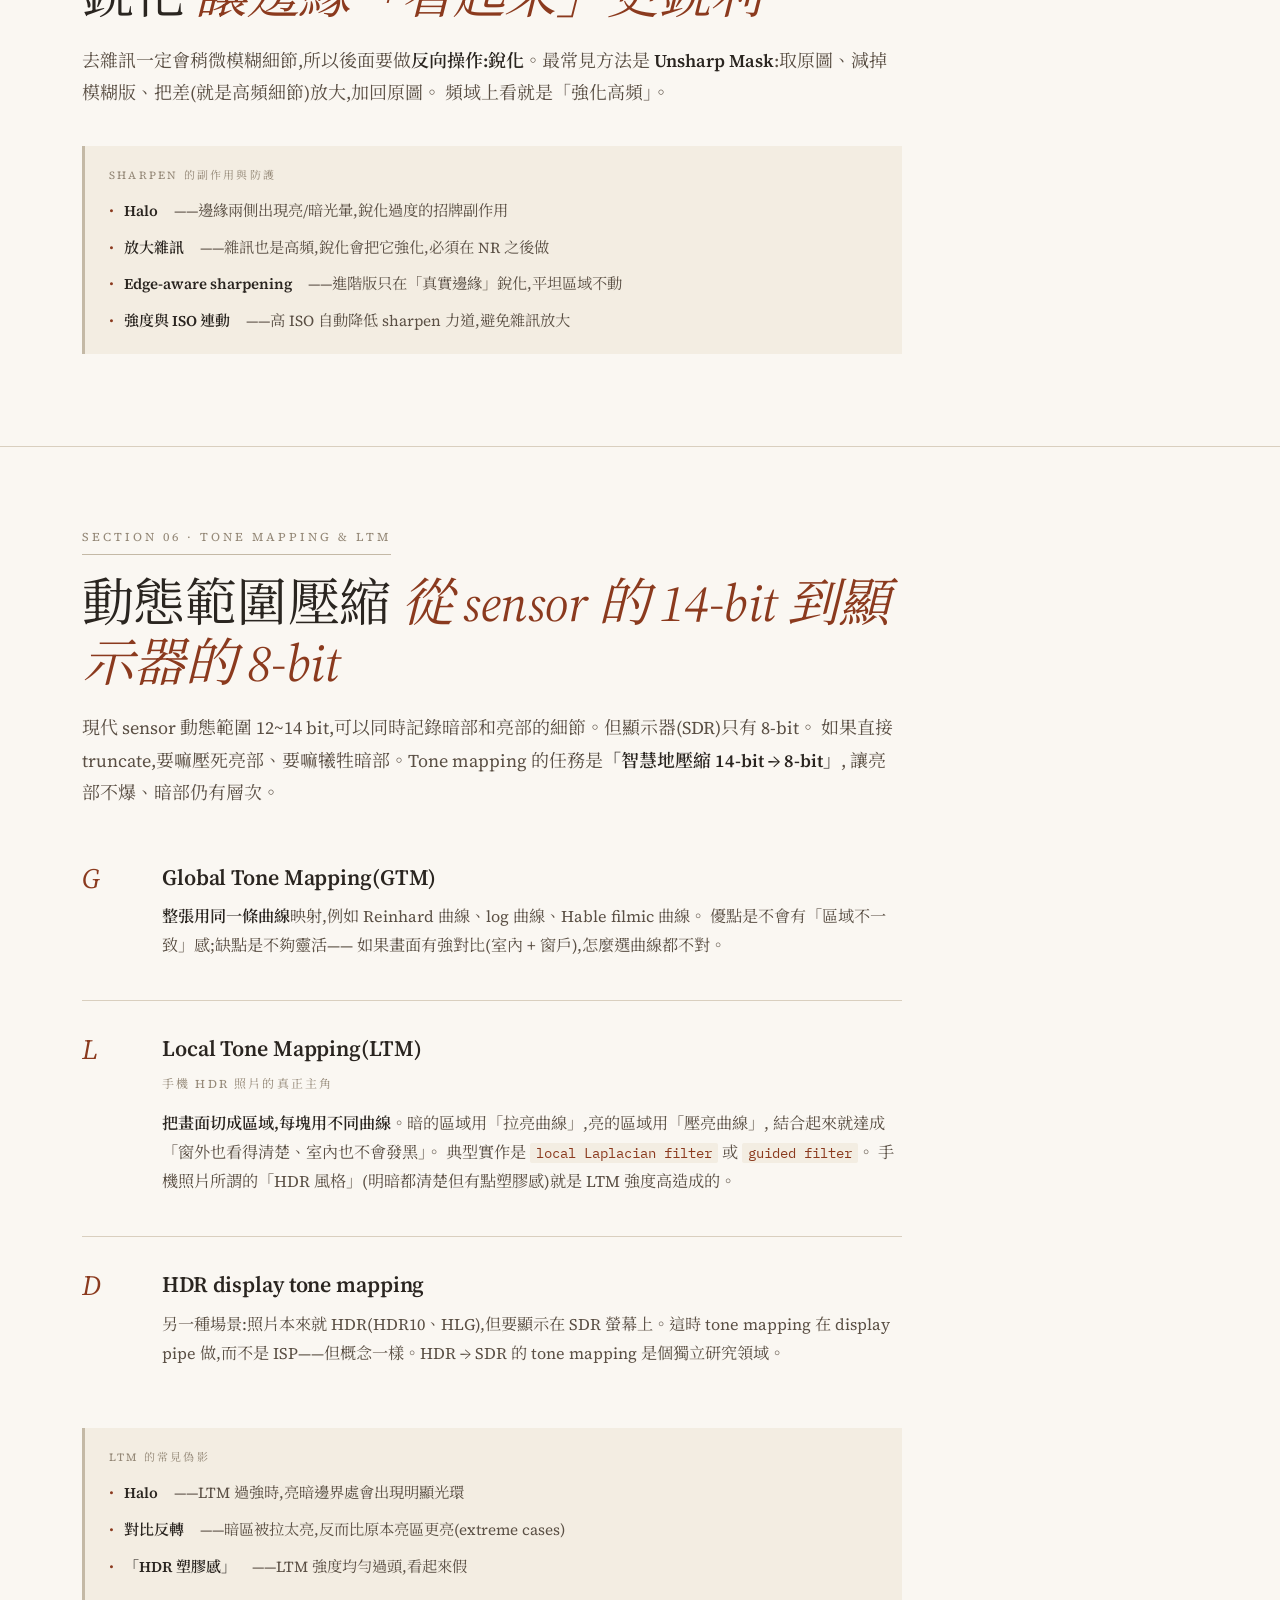
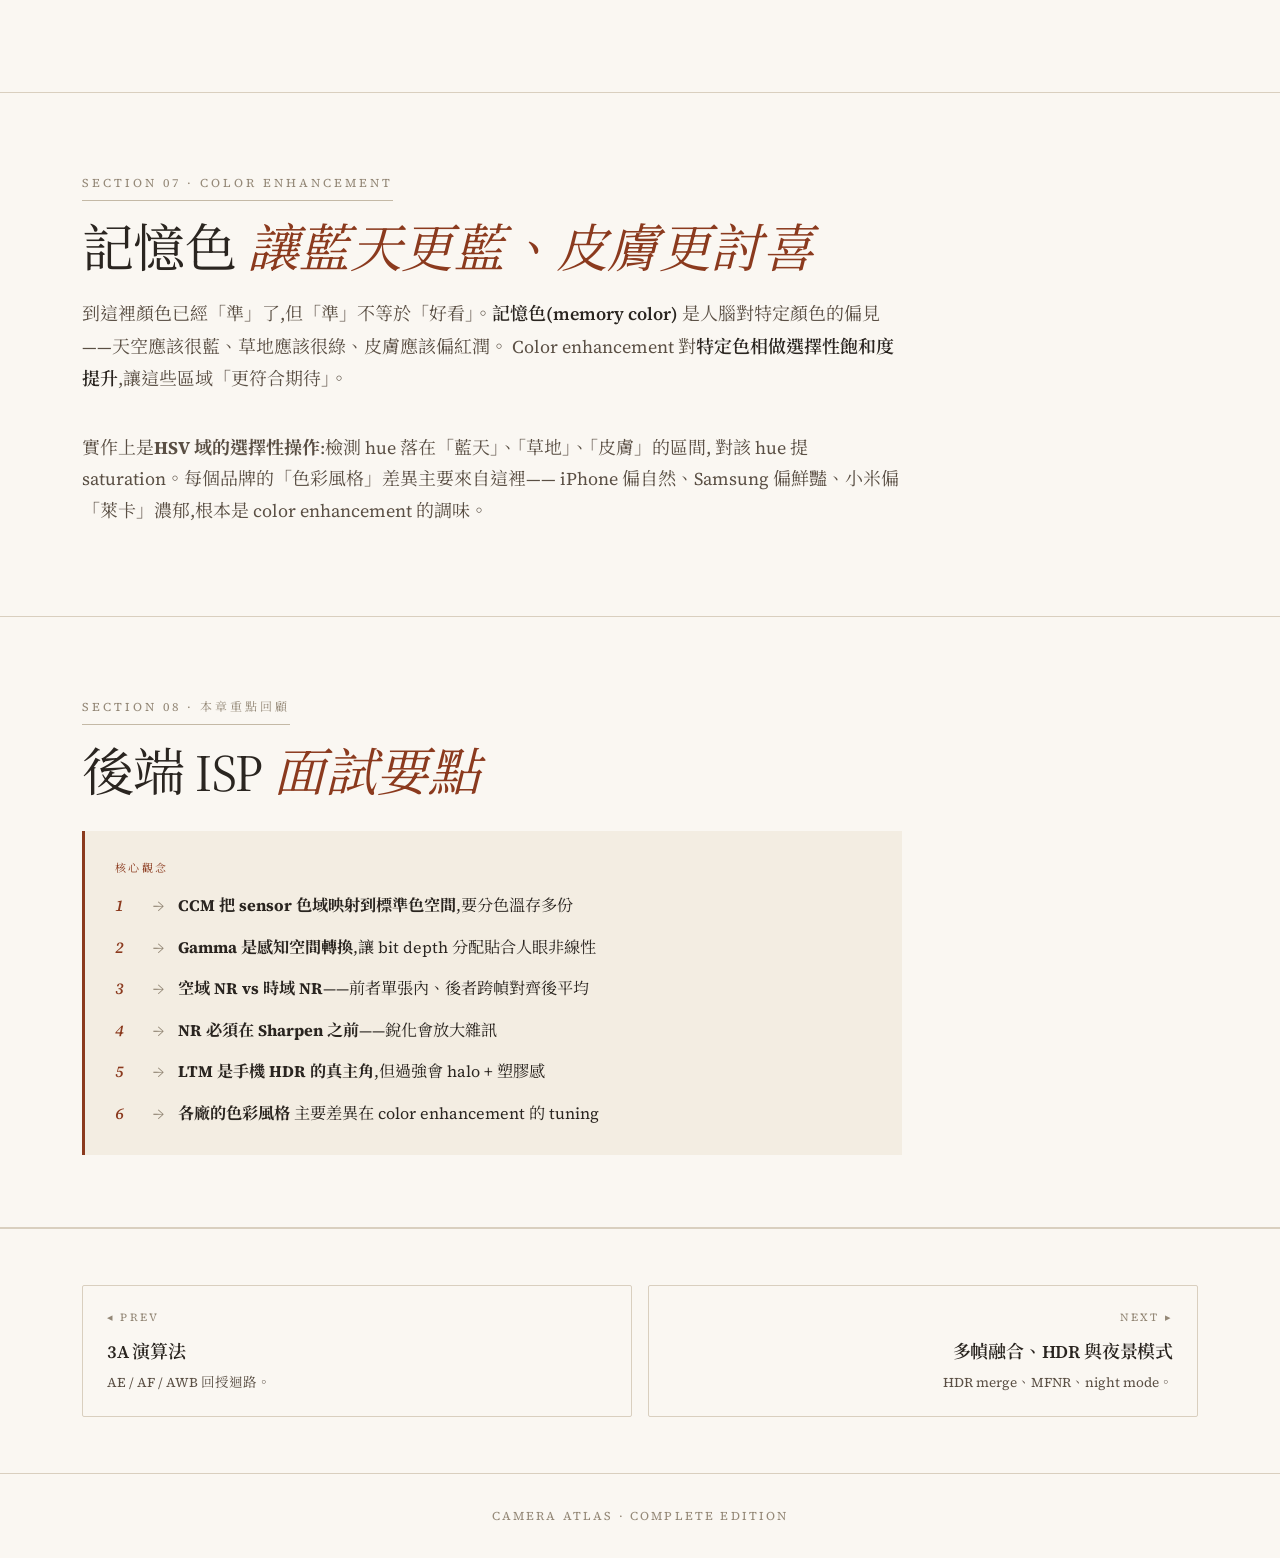
<file: ch06-isp-backend.html>
<!DOCTYPE html>
<html lang="zh-Hant">
<head>
<meta charset="UTF-8">
<meta name="viewport" content="width=device-width, initial-scale=1.0">
<title>後端影像增強 — Camera Atlas</title>
<link rel="preconnect" href="https://fonts.googleapis.com">
<link rel="preconnect" href="https://fonts.gstatic.com" crossorigin>
<link href="https://fonts.googleapis.com/css2?family=Source+Serif+4:ital,opsz,wght@0,8..60,400;0,8..60,600;0,8..60,700;1,8..60,400;1,8..60,600&family=Noto+Serif+TC:wght@400;500;700&family=IBM+Plex+Mono:wght@400;500&display=swap" rel="stylesheet">
<script>(function(){try{var s=parseInt(localStorage.getItem('webatlas_text_size'),10);var a=[15,16,17,18,19,20,22,24];if(!isNaN(s)&&s>=0&&s<a.length){document.documentElement.style.setProperty('--reader-fz',a[s]+'px');}}catch(e){}})();</script>
<link rel="stylesheet" href="style.css">
<script defer src="reader.js"></script>
</head>
<body>

<header class="top-bar">
  <div class="container">
    <div class="top-bar-inner">
      <a href="index.html" class="logo">⬢ Camera Atlas</a>
      <nav>
        <a href="index.html">總目錄</a>
        <a href="ch06-isp-backend.html" class="active">後端增強</a>
        <a href="glossary.html">詞彙表</a>
      </nav>
      <span>Vol.06</span>
      <div class="font-control" role="group" aria-label="字體大小">
        <button type="button" class="fz-btn" data-action="dec" aria-label="縮小字體">A<span class="fz-sym">−</span></button>
        <button type="button" class="fz-btn" data-action="inc" aria-label="放大字體">A<span class="fz-sym">+</span></button>
      </div>
    </div>
  </div>
</header>

<section class="hero">
  <div class="container">
    <div class="kicker">
      <span class="dot"></span>
      Vol. 06 · ISP Backend
    </div>
    <h1>後端影像增強<br>從「可信任」變成 <em>「好看」</em></h1>
    <p class="hero-sub">
      前端把 raw 校正成可信任的線性訊號;後端負責把它<strong>變成人眼覺得好看的影像</strong>。
      這條路上有<strong>色彩、雜訊、銳利度、動態範圍</strong>四場戰役,
      每一場都是「fidelity vs perception」的取捨。
    </p>
  </div>
</section>

<section class="section">
  <div class="container">
    <div class="section-tag">Section 01 · 後端的整體順序</div>
    <h2>從 RGB 到最終影像 <em>典型處理鏈</em></h2>
    <p class="lead">
      後端的順序比前端有彈性,各家略不同,但大致是:
      <strong>CCM → Gamma → Denoise → Sharpen → Tone Mapping / LTM → Color enhancement → YUV conversion → Scale</strong>。
      每一塊我會單獨拆。
    </p>

    <div class="flow-illustration">
<span class="comment"># 後端 ISP 處理鏈(典型順序)</span>

  RGB(linear)
    │
    ▼  <span class="key">CCM</span>          色彩校正矩陣,把 sensor 色域映射到 sRGB
    ▼  <span class="key">Gamma</span>        從 linear 轉到感知空間(γ=2.2)
    ▼  <span class="key">Denoise</span>      空域 + 時域去雜訊
    ▼  <span class="key">Sharpen</span>      頻域增強邊緣
    ▼  <span class="key">LTM</span>          局部色調映射,壓 highlight 提 shadow
    ▼  <span class="key">Color</span>        記憶色強化、saturation、hue
    ▼  <span class="key">YUV</span>          轉 4:2:0 給 encoder / display
    ▼
  Final image
    </div>
  </div>
</section>

<section class="section">
  <div class="container">
    <div class="section-tag">Section 02 · CCM(Color Correction Matrix)</div>
    <h2>讓 sensor 的紅 <em>變成你眼中的紅</em></h2>
    <p class="lead">
      Sensor 上的 R/G/B filter,光譜跟人眼錐狀細胞並不完全一致——sensor 的「紅」可能涵蓋更寬範圍,
      綠色裡可能混了一點黃。CCM 用一個 <strong>3×3 矩陣</strong>做色彩重新映射,
      讓 sensor 拍到的顏色「對應到」標準色彩空間(通常是 sRGB 或 Display-P3)。
    </p>

    <div class="diagram">
      <div class="diagram-title">▸ CCM 的數學形式</div>
      <svg viewBox="0 0 800 200" xmlns="http://www.w3.org/2000/svg">
        <!-- Matrix equation -->
        <text x="80" y="100" fill="#2a2520" font-family="Source Serif 4" font-size="14" text-anchor="middle">[R']</text>
        <text x="105" y="100" fill="#5a4f44" font-family="Source Serif 4" font-size="14">=</text>

        <rect x="130" y="60" width="200" height="80" fill="#f3ede2" stroke="#d9cfbf"/>
        <text x="160" y="85" fill="#2a2520" font-family="IBM Plex Mono" font-size="12" text-anchor="middle">1.42</text>
        <text x="230" y="85" fill="#2a2520" font-family="IBM Plex Mono" font-size="12" text-anchor="middle">-0.31</text>
        <text x="300" y="85" fill="#2a2520" font-family="IBM Plex Mono" font-size="12" text-anchor="middle">-0.11</text>
        <text x="160" y="105" fill="#2a2520" font-family="IBM Plex Mono" font-size="12" text-anchor="middle">-0.18</text>
        <text x="230" y="105" fill="#2a2520" font-family="IBM Plex Mono" font-size="12" text-anchor="middle">1.42</text>
        <text x="300" y="105" fill="#2a2520" font-family="IBM Plex Mono" font-size="12" text-anchor="middle">-0.24</text>
        <text x="160" y="125" fill="#2a2520" font-family="IBM Plex Mono" font-size="12" text-anchor="middle">0.08</text>
        <text x="230" y="125" fill="#2a2520" font-family="IBM Plex Mono" font-size="12" text-anchor="middle">-0.48</text>
        <text x="300" y="125" fill="#2a2520" font-family="IBM Plex Mono" font-size="12" text-anchor="middle">1.40</text>

        <text x="350" y="100" fill="#5a4f44" font-family="Source Serif 4" font-size="14">×</text>

        <text x="395" y="100" fill="#2a2520" font-family="Source Serif 4" font-size="14" text-anchor="middle">[R]</text>
        <text x="395" y="100" fill="#2a2520" font-family="Source Serif 4" font-size="14" text-anchor="middle"></text>

        <text x="500" y="40" fill="#8b3a1e" font-family="Source Serif 4" font-size="12" font-style="italic" text-anchor="middle">範例(示意):D65 光源下的 CCM</text>
        <text x="500" y="80" fill="#5a4f44" font-family="Source Serif 4" font-size="11">→ 對角線 &gt; 1:放大本色</text>
        <text x="500" y="100" fill="#5a4f44" font-family="Source Serif 4" font-size="11">→ 非對角線 &lt; 0:減去其他色混入</text>
        <text x="500" y="120" fill="#5a4f44" font-family="Source Serif 4" font-size="11">→ 每行總和 ≈ 1:亮度守恆</text>

        <text x="400" y="180" fill="#5a4f44" font-family="Source Serif 4" font-size="11" font-style="italic" text-anchor="middle">CCM 隨光源色溫切換,通常存 D50/D65/A 三組,線性插值</text>
      </svg>
      <p class="diagram-caption">CCM 是個 3×3 矩陣,對角線放大本色、非對角線減去鄰色污染。各色溫下要存不同的 CCM,實際運算時根據 AWB 結果插值。</p>
    </div>

    <div class="tech-callout">
      <div class="ct-label">CCM tuning 的工程現實</div>
      <ul>
        <li><strong>產線量測</strong>——拍 24 色卡(Macbeth ColorChecker),最佳化矩陣讓拍出來的 24 色與標準色差最小</li>
        <li><strong>Color saturation 的副作用</strong>——CCM 矩陣愈「銳利」(對角元素愈大),雜訊也被放大</li>
        <li><strong>非線性 CCM</strong>——進階版會在不同亮度區間用不同矩陣,避免暗部色彩失真</li>
      </ul>
    </div>
  </div>
</section>

<section class="section">
  <div class="container">
    <div class="section-tag">Section 03 · Gamma 與感知空間</div>
    <h2>為什麼數位影像 <em>不是線性的</em></h2>
    <p class="lead">
      人眼對亮度的感知是<strong>對數的</strong>——暗部的一點點變化看得清楚,亮部要差很多才看得出來。
      如果 8-bit 線性儲存,大部分編碼資源都浪費在「人眼根本分不出來的亮部」,而暗部又不夠細。
      <strong>Gamma 編碼</strong>(γ ≈ 2.2)就是把線性訊號開根號之類的轉換,讓編碼資源分配更貼近人眼。
    </p>

    <p>
      ISP 在這步把資料從<strong>線性 raw 空間</strong>轉到<strong>感知 sRGB 空間</strong>。
      之後的所有處理(NR、sharpen、tone mapping)都在感知空間做。這也是為什麼從某個點開始,
      ISP 就<strong>不再用 16-bit linear、改用 10-bit gamma-coded</strong>——同樣的 bit depth,
      感知品質還更好。
    </p>

    <div class="tech-callout">
      <div class="ct-label">Gamma 的兩個常見坑</div>
      <ul>
        <li><strong>HDR 系統用的不是傳統 gamma</strong>——HDR10/HLG/PQ 用 <code>SMPTE ST 2084(PQ)</code>,可以編碼到 10000 nits</li>
        <li><strong>線性運算必須先反 gamma</strong>——例如要做縮圖(平均像素值),要在 linear 空間做才正確,做完再 gamma 回去</li>
      </ul>
    </div>
  </div>
</section>

<section class="section">
  <div class="container">
    <div class="section-tag">Section 04 · Denoise(去雜訊)</div>
    <h2>系統工程師最該懂的一塊 <em>權衡的藝術</em></h2>
    <p class="lead">
      雜訊永遠存在——sensor 的<strong>shot noise(光子統計雜訊)</strong>+
      <strong>readout noise</strong> + <strong>quantization noise</strong>。低光下 SNR 差,
      去雜訊的演算法是 ISP 後端最複雜、運算最重的部分。主要分兩派:<strong>空域去噪</strong>(在單張內找鄰居平均)
      和<strong>時域去噪</strong>(跨幀平均)。
    </p>

    <div class="steps">
      <div class="step">
        <div class="step-marker">S</div>
        <div class="step-content">
          <h3>空域去噪(Spatial NR)</h3>
          <div class="step-sub">在單張影像內處理</div>
          <p>
            最簡單:<strong>Gaussian blur</strong>,把每個 pixel 跟鄰居加權平均。問題是邊緣會糊掉。
            進階:<strong>Bilateral filter</strong>——只平均「亮度相近」的鄰居,跨邊緣不平均。
            再進階:<strong>Non-Local Means(NLM)</strong>——找整張圖內「pattern 相似的 patch」一起平均,
            效果好但運算量大。最新:<strong>BM3D</strong>(block matching + 3D filter),
            學術級準確但太慢,手機 ISP 不直接用,但 AI denoise 是這條路的延伸。
          </p>
        </div>
      </div>

      <div class="step">
        <div class="step-marker">T</div>
        <div class="step-content">
          <h3>時域去噪(Temporal NR / TNR)</h3>
          <div class="step-sub">跨幀平均</div>
          <p>
            錄影或 multi-frame 場景特別有效。原理:<strong>雜訊是隨機的、訊號是穩定的</strong>。
            把連續 N 幀對齊後平均,雜訊抵消、訊號保留。SNR 提升 √N 倍——3 幀平均 SNR 提升 1.7×,
            10 幀平均提升 3.2×。
          </p>
          <p>
            <strong>核心難題:對齊(alignment)</strong>。場景動了、相機抖了,直接平均會 ghosting。
            所以 TNR 必須先做 <code>motion estimation</code>,只對「靜止區域」做時域平均,
            「移動區域」改用空域平均。
          </p>
        </div>
      </div>

      <div class="step">
        <div class="step-marker">A</div>
        <div class="step-content">
          <h3>AI denoise</h3>
          <p>
            CNN 直接學「雜訊 raw → 乾淨 raw」的對應。訓練時用配對的「同場景、不同 ISO」資料,
            或用合成雜訊。效果很驚人——Google Night Sight、iPhone Deep Fusion 都重度依賴 AI NR。
            代價是<strong>運算在 NPU、不在 ISP</strong>,所以走 capture path 而非 preview path。
          </p>
        </div>
      </div>
    </div>

    <table class="compare-table">
      <thead>
        <tr>
          <th>類型</th>
          <th>適合場景</th>
          <th>運算量</th>
          <th>副作用</th>
        </tr>
      </thead>
      <tbody>
        <tr>
          <td><strong>Gaussian</strong></td>
          <td>低運算 preview</td>
          <td>極低</td>
          <td>邊緣模糊</td>
        </tr>
        <tr>
          <td><strong>Bilateral</strong></td>
          <td>preview / video</td>
          <td>低</td>
          <td>細節輕微平滑</td>
        </tr>
        <tr>
          <td><strong>NLM</strong></td>
          <td>高品質 photo</td>
          <td>高</td>
          <td>可能丟細節</td>
        </tr>
        <tr>
          <td><strong>TNR</strong></td>
          <td>錄影、夜景</td>
          <td>中(對齊耗時)</td>
          <td>移動物 ghosting</td>
        </tr>
        <tr>
          <td><strong>AI NR</strong></td>
          <td>capture, low-light</td>
          <td>極高(NPU)</td>
          <td>學到的偽紋路</td>
        </tr>
      </tbody>
    </table>
  </div>
</section>

<section class="section">
  <div class="container">
    <div class="section-tag">Section 05 · Sharpen</div>
    <h2>銳化 <em>讓邊緣「看起來」更銳利</em></h2>
    <p class="lead">
      去雜訊一定會稍微模糊細節,所以後面要做<strong>反向操作:銳化</strong>。最常見方法是
      <strong>Unsharp Mask</strong>:取原圖、減掉模糊版、把差(就是高頻細節)放大,加回原圖。
      頻域上看就是「強化高頻」。
    </p>

    <div class="tech-callout">
      <div class="ct-label">Sharpen 的副作用與防護</div>
      <ul>
        <li><strong>Halo</strong>——邊緣兩側出現亮/暗光暈,銳化過度的招牌副作用</li>
        <li><strong>放大雜訊</strong>——雜訊也是高頻,銳化會把它強化,必須在 NR 之後做</li>
        <li><strong>Edge-aware sharpening</strong>——進階版只在「真實邊緣」銳化,平坦區域不動</li>
        <li><strong>強度與 ISO 連動</strong>——高 ISO 自動降低 sharpen 力道,避免雜訊放大</li>
      </ul>
    </div>
  </div>
</section>

<section class="section">
  <div class="container">
    <div class="section-tag">Section 06 · Tone Mapping & LTM</div>
    <h2>動態範圍壓縮 <em>從 sensor 的 14-bit 到顯示器的 8-bit</em></h2>
    <p class="lead">
      現代 sensor 動態範圍 12~14 bit,可以同時記錄暗部和亮部的細節。但顯示器(SDR)只有 8-bit。
      如果直接 truncate,要嘛壓死亮部、要嘛犧牲暗部。Tone mapping 的任務是<strong>「智慧地壓縮 14-bit → 8-bit」</strong>,
      讓亮部不爆、暗部仍有層次。
    </p>

    <div class="steps">
      <div class="step">
        <div class="step-marker">G</div>
        <div class="step-content">
          <h3>Global Tone Mapping(GTM)</h3>
          <p>
            <strong>整張用同一條曲線</strong>映射,例如 Reinhard 曲線、log 曲線、Hable filmic 曲線。
            優點是不會有「區域不一致」感;缺點是不夠靈活——
            如果畫面有強對比(室內 + 窗戶),怎麼選曲線都不對。
          </p>
        </div>
      </div>

      <div class="step">
        <div class="step-marker">L</div>
        <div class="step-content">
          <h3>Local Tone Mapping(LTM)</h3>
          <div class="step-sub">手機 HDR 照片的真正主角</div>
          <p>
            <strong>把畫面切成區域,每塊用不同曲線</strong>。暗的區域用「拉亮曲線」,亮的區域用「壓亮曲線」,
            結合起來就達成「窗外也看得清楚、室內也不會發黑」。
            典型實作是 <code>local Laplacian filter</code> 或 <code>guided filter</code>。
            手機照片所謂的「HDR 風格」(明暗都清楚但有點塑膠感)就是 LTM 強度高造成的。
          </p>
        </div>
      </div>

      <div class="step">
        <div class="step-marker">D</div>
        <div class="step-content">
          <h3>HDR display tone mapping</h3>
          <p>
            另一種場景:照片本來就 HDR(HDR10、HLG),但要顯示在 SDR 螢幕上。這時 tone mapping 在
            display pipe 做,而不是 ISP——但概念一樣。HDR → SDR 的 tone mapping 是個獨立研究領域。
          </p>
        </div>
      </div>
    </div>

    <div class="tech-callout">
      <div class="ct-label">LTM 的常見偽影</div>
      <ul>
        <li><strong>Halo</strong>——LTM 過強時,亮暗邊界處會出現明顯光環</li>
        <li><strong>對比反轉</strong>——暗區被拉太亮,反而比原本亮區更亮(extreme cases)</li>
        <li><strong>「HDR 塑膠感」</strong>——LTM 強度均勻過頭,看起來假</li>
      </ul>
    </div>
  </div>
</section>

<section class="section">
  <div class="container">
    <div class="section-tag">Section 07 · Color enhancement</div>
    <h2>記憶色 <em>讓藍天更藍、皮膚更討喜</em></h2>
    <p class="lead">
      到這裡顏色已經「準」了,但「準」不等於「好看」。<strong>記憶色(memory color)</strong>
      是人腦對特定顏色的偏見——天空應該很藍、草地應該很綠、皮膚應該偏紅潤。
      Color enhancement 對<strong>特定色相做選擇性飽和度提升</strong>,讓這些區域「更符合期待」。
    </p>

    <p>
      實作上是<strong>HSV 域的選擇性操作</strong>:檢測 hue 落在「藍天」、「草地」、「皮膚」的區間,
      對該 hue 提 saturation。每個品牌的「色彩風格」差異主要來自這裡——
      iPhone 偏自然、Samsung 偏鮮豔、小米偏「萊卡」濃郁,根本是 color enhancement 的調味。
    </p>
  </div>
</section>

<section class="section">
  <div class="container">
    <div class="section-tag">Section 08 · 本章重點回顧</div>
    <h2>後端 ISP <em>面試要點</em></h2>

    <div class="scenario-card">
      <div class="label">核心觀念</div>
      <div class="actions">
        <div class="action-line">
          <span class="num">1</span>
          <span class="arrow">→</span>
          <span><strong>CCM 把 sensor 色域映射到標準色空間</strong>,要分色溫存多份</span>
        </div>
        <div class="action-line">
          <span class="num">2</span>
          <span class="arrow">→</span>
          <span><strong>Gamma 是感知空間轉換</strong>,讓 bit depth 分配貼合人眼非線性</span>
        </div>
        <div class="action-line">
          <span class="num">3</span>
          <span class="arrow">→</span>
          <span><strong>空域 NR vs 時域 NR</strong>——前者單張內、後者跨幀對齊後平均</span>
        </div>
        <div class="action-line">
          <span class="num">4</span>
          <span class="arrow">→</span>
          <span><strong>NR 必須在 Sharpen 之前</strong>——銳化會放大雜訊</span>
        </div>
        <div class="action-line">
          <span class="num">5</span>
          <span class="arrow">→</span>
          <span><strong>LTM 是手機 HDR 的真主角</strong>,但過強會 halo + 塑膠感</span>
        </div>
        <div class="action-line">
          <span class="num">6</span>
          <span class="arrow">→</span>
          <span><strong>各廠的色彩風格</strong> 主要差異在 color enhancement 的 tuning</span>
        </div>
      </div>
    </div>
  </div>
</section>

<section class="chapter-nav">
  <div class="container">
    <div class="chapter-nav-grid">
      <a href="ch05-3a-algorithms.html" class="nav-card prev">
        <div class="label">Prev</div>
        <h4>3A 演算法</h4>
        <p>AE / AF / AWB 回授迴路。</p>
      </a>
      <a href="ch07-multiframe-hdr.html" class="nav-card next">
        <div class="label">Next</div>
        <h4>多幀融合、HDR 與夜景模式</h4>
        <p>HDR merge、MFNR、night mode。</p>
      </a>
    </div>
  </div>
</section>

<footer>
  <div class="container">
    Camera Atlas · Complete Edition
  </div>
</footer>

</body>
</html>
</file>
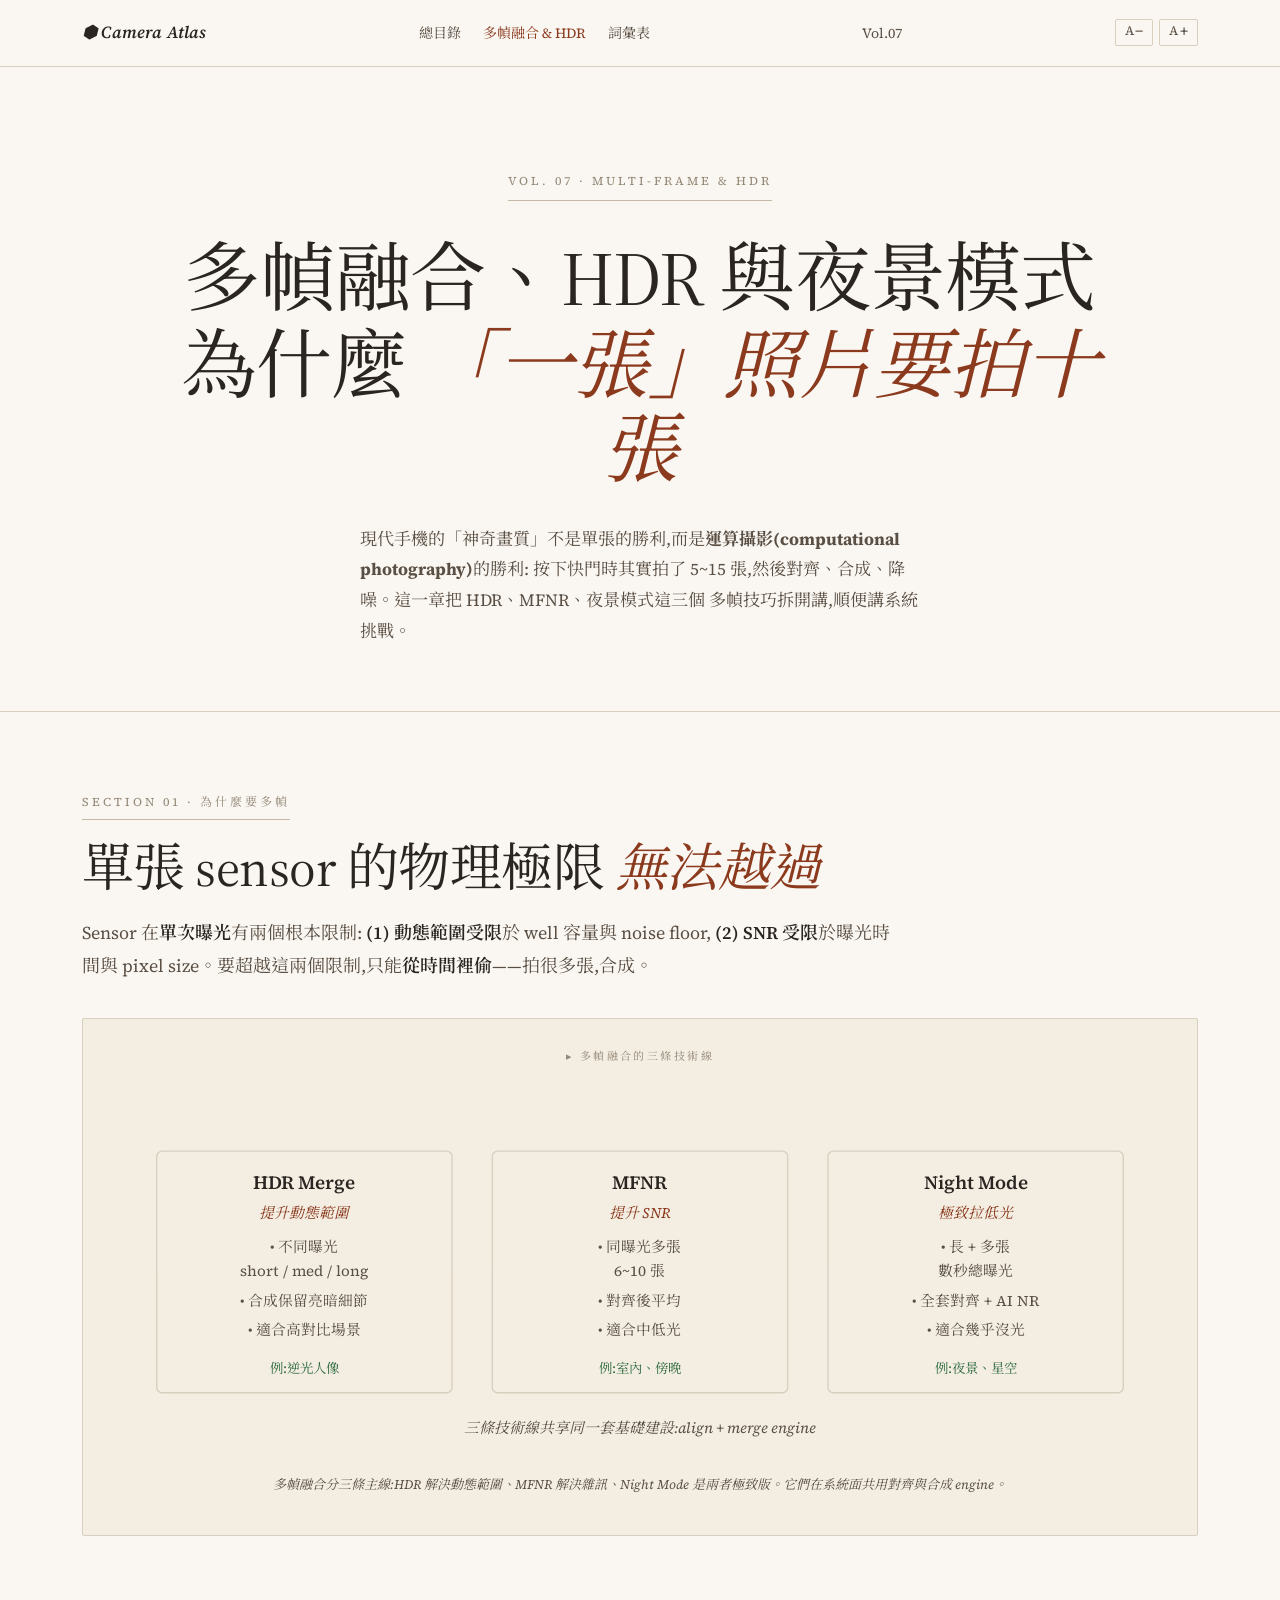
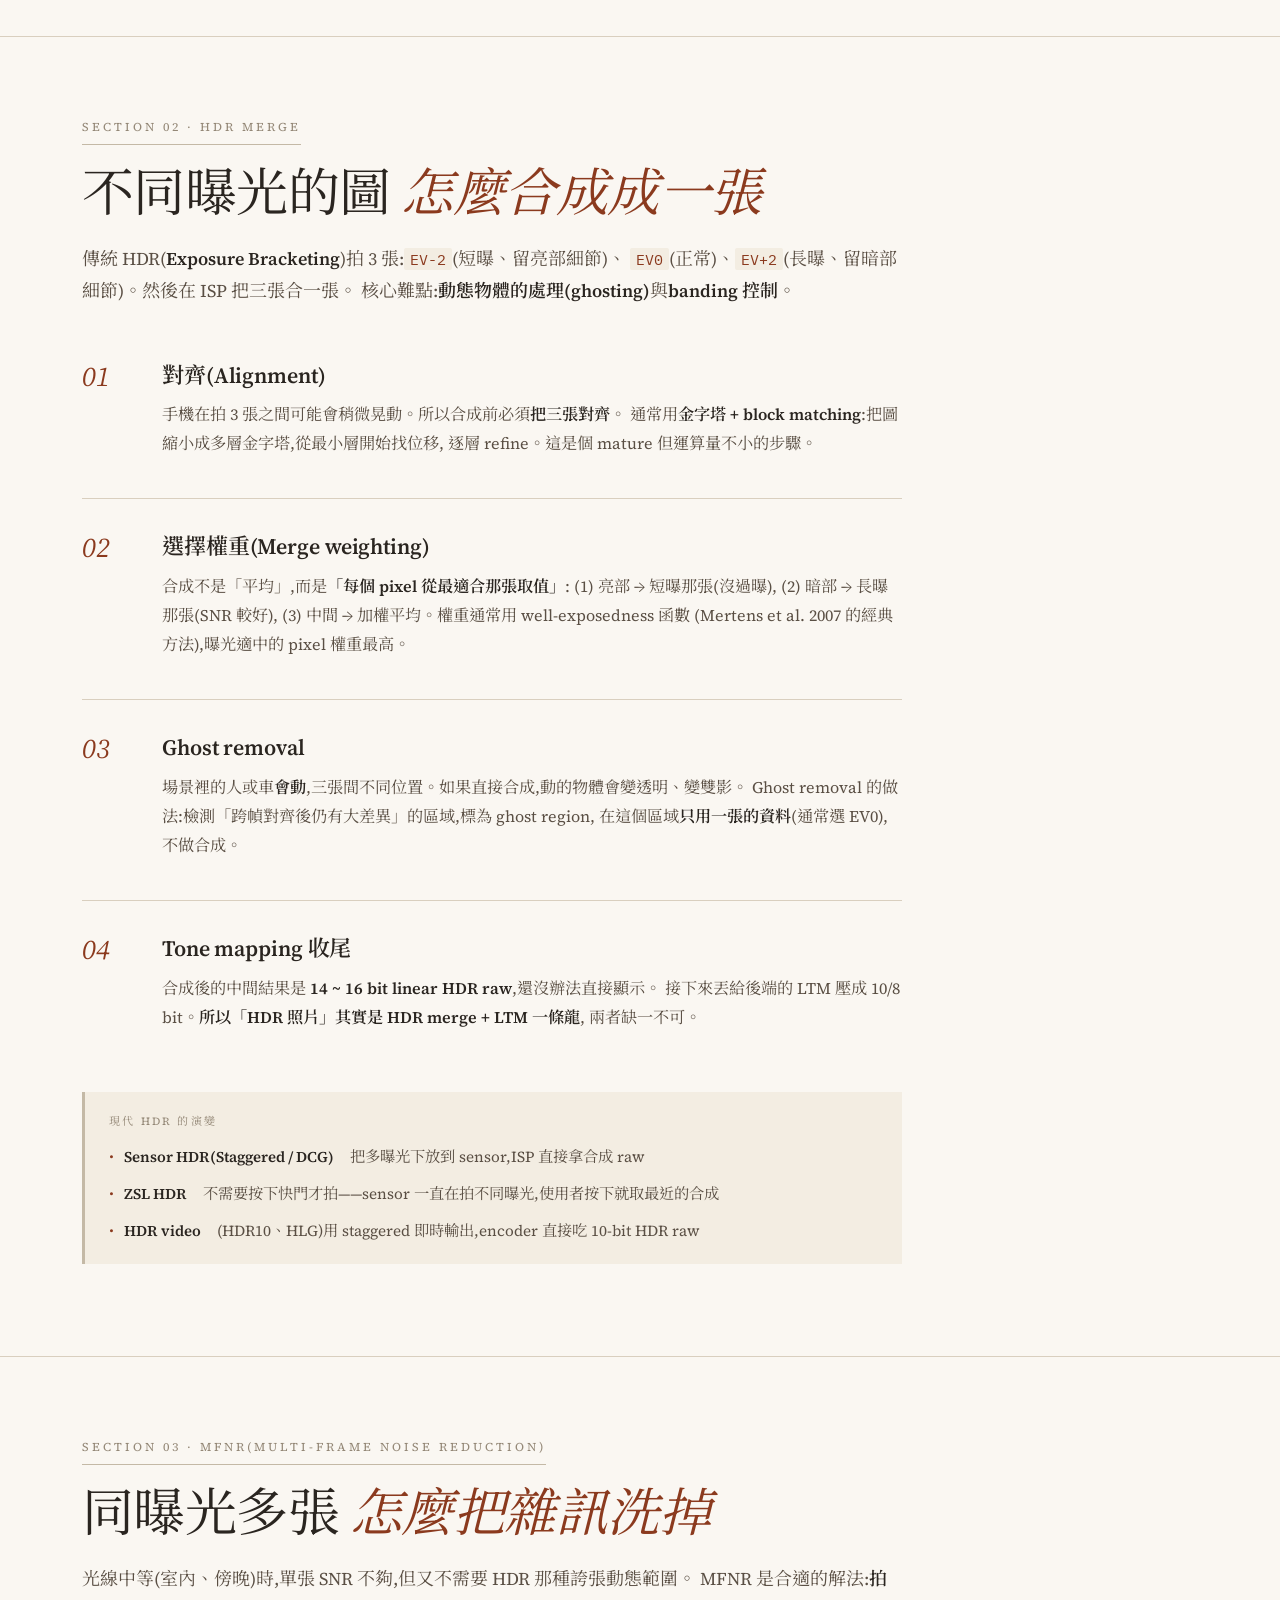
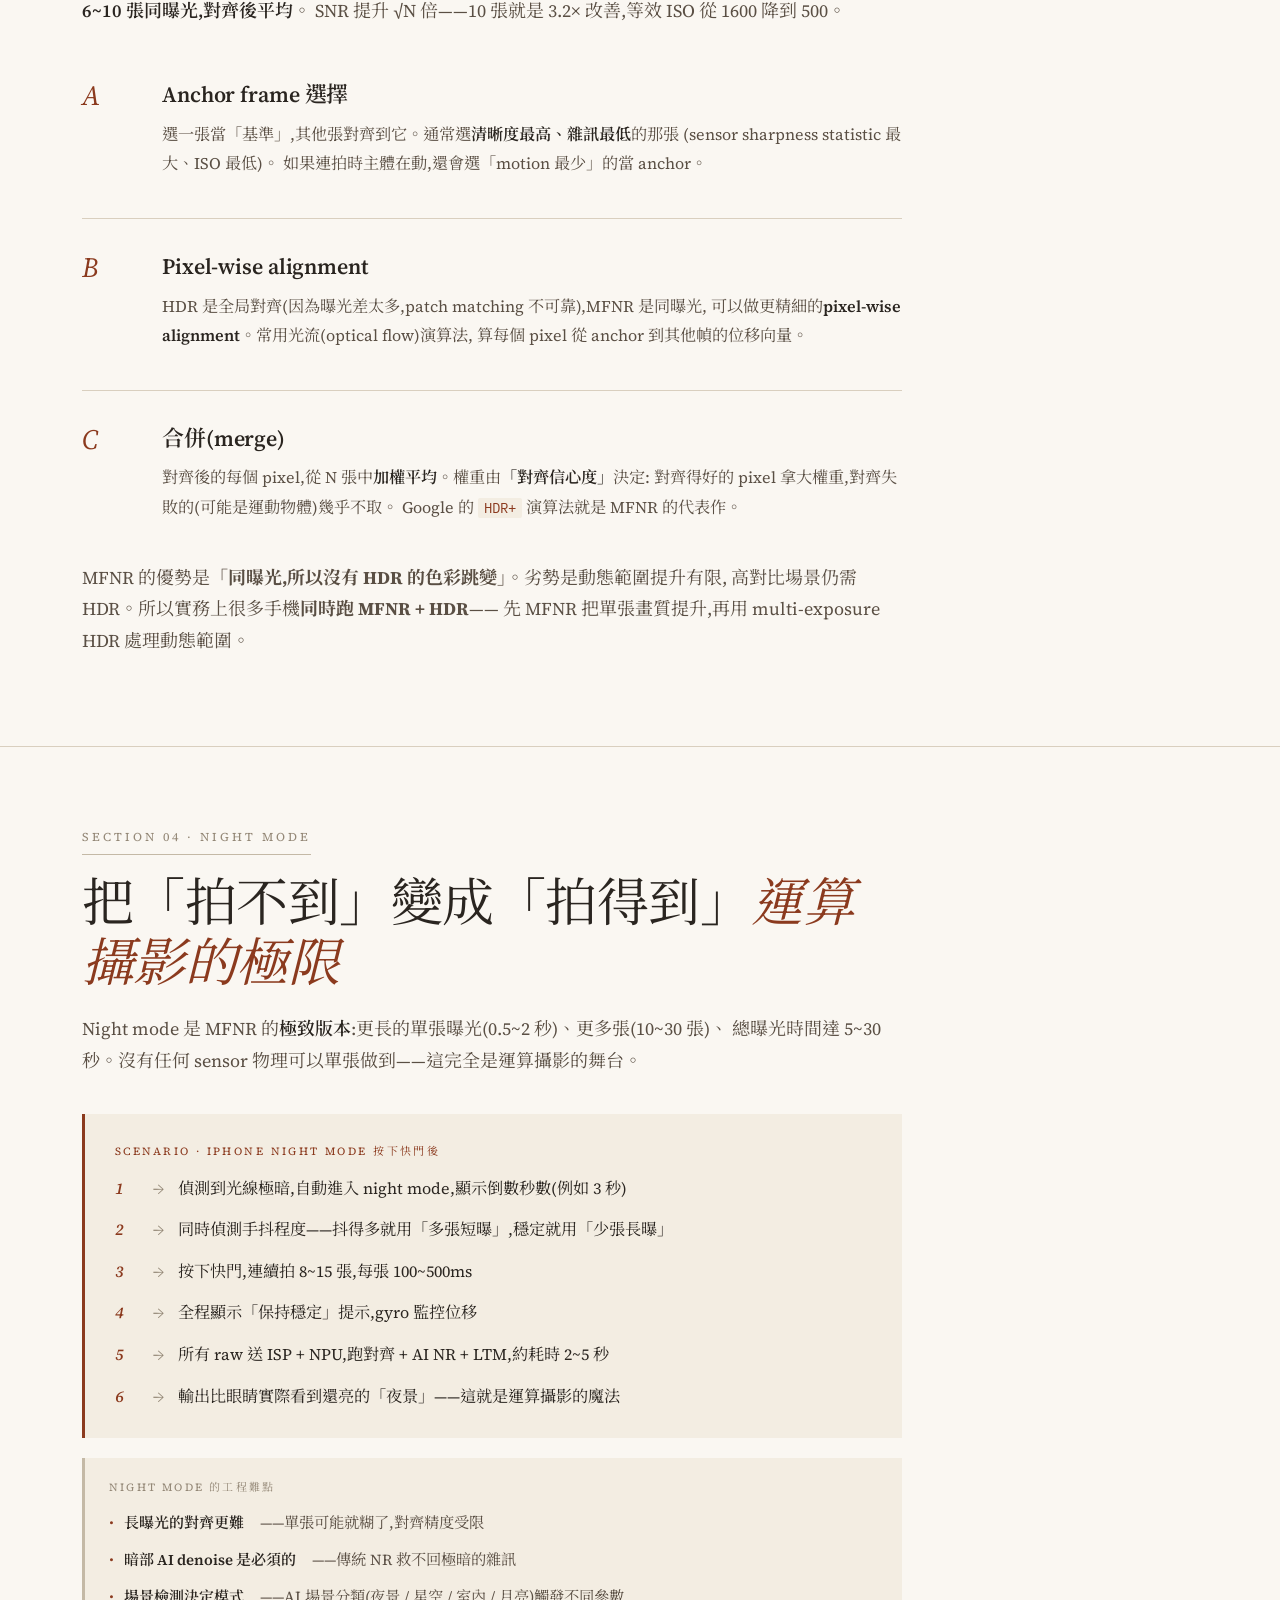
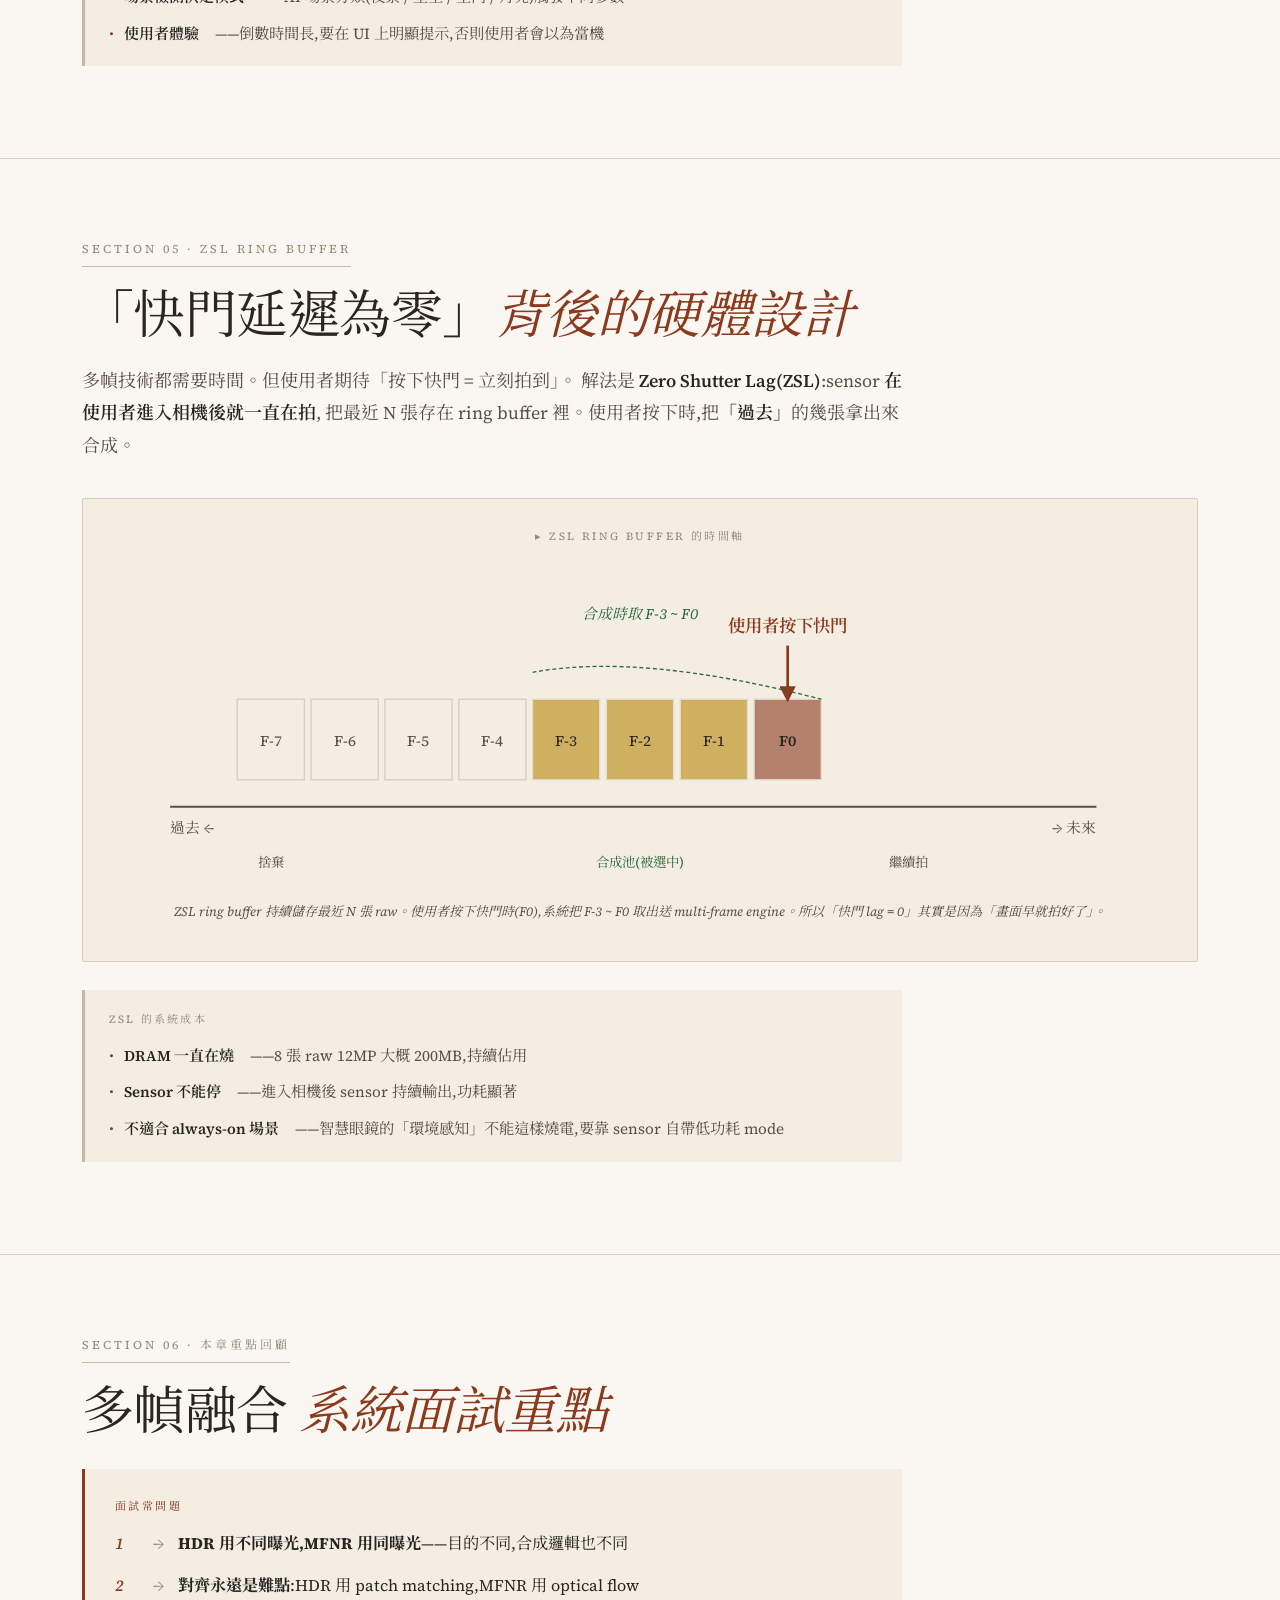
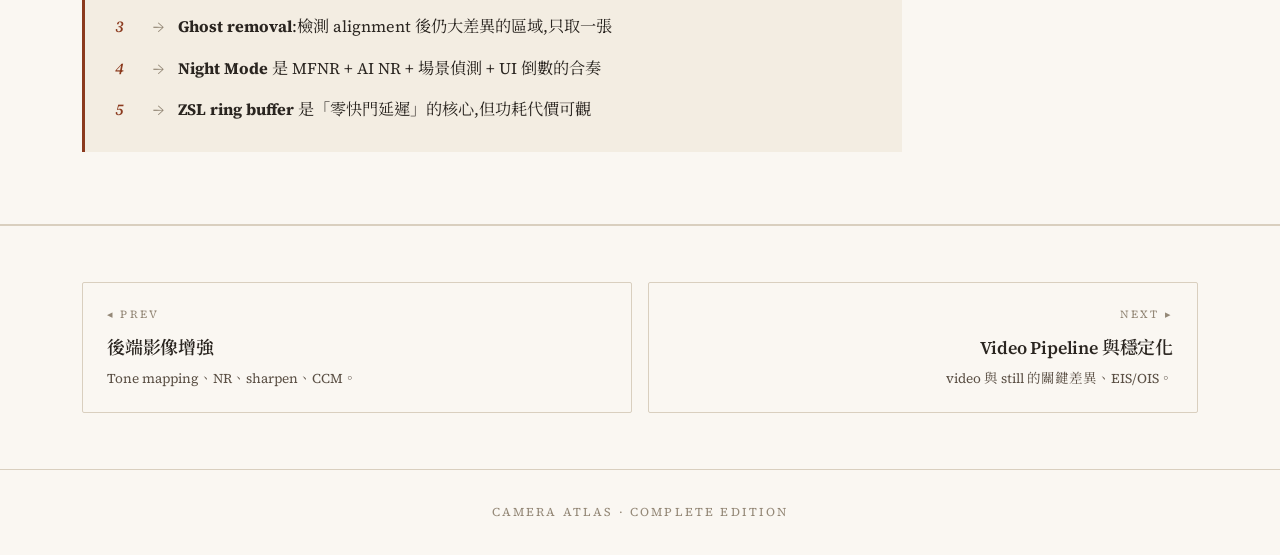
<file: ch07-multiframe-hdr.html>
<!DOCTYPE html>
<html lang="zh-Hant">
<head>
<meta charset="UTF-8">
<meta name="viewport" content="width=device-width, initial-scale=1.0">
<title>多幀融合、HDR 與夜景模式 — Camera Atlas</title>
<link rel="preconnect" href="https://fonts.googleapis.com">
<link rel="preconnect" href="https://fonts.gstatic.com" crossorigin>
<link href="https://fonts.googleapis.com/css2?family=Source+Serif+4:ital,opsz,wght@0,8..60,400;0,8..60,600;0,8..60,700;1,8..60,400;1,8..60,600&family=Noto+Serif+TC:wght@400;500;700&family=IBM+Plex+Mono:wght@400;500&display=swap" rel="stylesheet">
<script>(function(){try{var s=parseInt(localStorage.getItem('webatlas_text_size'),10);var a=[15,16,17,18,19,20,22,24];if(!isNaN(s)&&s>=0&&s<a.length){document.documentElement.style.setProperty('--reader-fz',a[s]+'px');}}catch(e){}})();</script>
<link rel="stylesheet" href="style.css">
<script defer src="reader.js"></script>
</head>
<body>

<header class="top-bar">
  <div class="container">
    <div class="top-bar-inner">
      <a href="index.html" class="logo">⬢ Camera Atlas</a>
      <nav>
        <a href="index.html">總目錄</a>
        <a href="ch07-multiframe-hdr.html" class="active">多幀融合 &amp; HDR</a>
        <a href="glossary.html">詞彙表</a>
      </nav>
      <span>Vol.07</span>
      <div class="font-control" role="group" aria-label="字體大小">
        <button type="button" class="fz-btn" data-action="dec" aria-label="縮小字體">A<span class="fz-sym">−</span></button>
        <button type="button" class="fz-btn" data-action="inc" aria-label="放大字體">A<span class="fz-sym">+</span></button>
      </div>
    </div>
  </div>
</header>

<section class="hero">
  <div class="container">
    <div class="kicker">
      <span class="dot"></span>
      Vol. 07 · Multi-frame &amp; HDR
    </div>
    <h1>多幀融合、HDR 與夜景模式<br>為什麼 <em>「一張」照片要拍十張</em></h1>
    <p class="hero-sub">
      現代手機的「神奇畫質」不是單張的勝利,而是<strong>運算攝影(computational photography)</strong>的勝利:
      按下快門時其實拍了 5~15 張,然後對齊、合成、降噪。這一章把 HDR、MFNR、夜景模式這三個
      多幀技巧拆開講,順便講系統挑戰。
    </p>
  </div>
</section>

<section class="section">
  <div class="container">
    <div class="section-tag">Section 01 · 為什麼要多幀</div>
    <h2>單張 sensor 的物理極限 <em>無法越過</em></h2>
    <p class="lead">
      Sensor 在<strong>單次曝光</strong>有兩個根本限制:
      <strong>(1) 動態範圍受限</strong>於 well 容量與 noise floor,
      <strong>(2) SNR 受限</strong>於曝光時間與 pixel size。要超越這兩個限制,只能<strong>從時間裡偷</strong>——拍很多張,合成。
    </p>

    <div class="diagram">
      <div class="diagram-title">▸ 多幀融合的三條技術線</div>
      <svg viewBox="0 0 800 280" xmlns="http://www.w3.org/2000/svg">
        <!-- HDR -->
        <rect x="40" y="50" width="220" height="180" rx="4" fill="#f3ede2" stroke="#d9cfbf"/>
        <text x="150" y="78" fill="#2a2520" font-family="Source Serif 4" font-size="14" font-weight="600" text-anchor="middle">HDR Merge</text>
        <text x="150" y="100" fill="#8b3a1e" font-family="Source Serif 4" font-size="11" font-style="italic" text-anchor="middle">提升動態範圍</text>
        <text x="150" y="125" fill="#5a4f44" font-family="Source Serif 4" font-size="11" text-anchor="middle">• 不同曝光</text>
        <text x="150" y="143" fill="#5a4f44" font-family="Source Serif 4" font-size="11" text-anchor="middle">  short / med / long</text>
        <text x="150" y="165" fill="#5a4f44" font-family="Source Serif 4" font-size="11" text-anchor="middle">• 合成保留亮暗細節</text>
        <text x="150" y="187" fill="#5a4f44" font-family="Source Serif 4" font-size="11" text-anchor="middle">• 適合高對比場景</text>
        <text x="150" y="215" fill="#2d6a3e" font-family="Source Serif 4" font-size="10" text-anchor="middle">例:逆光人像</text>

        <!-- MFNR -->
        <rect x="290" y="50" width="220" height="180" rx="4" fill="#f3ede2" stroke="#d9cfbf"/>
        <text x="400" y="78" fill="#2a2520" font-family="Source Serif 4" font-size="14" font-weight="600" text-anchor="middle">MFNR</text>
        <text x="400" y="100" fill="#8b3a1e" font-family="Source Serif 4" font-size="11" font-style="italic" text-anchor="middle">提升 SNR</text>
        <text x="400" y="125" fill="#5a4f44" font-family="Source Serif 4" font-size="11" text-anchor="middle">• 同曝光多張</text>
        <text x="400" y="143" fill="#5a4f44" font-family="Source Serif 4" font-size="11" text-anchor="middle">  6~10 張</text>
        <text x="400" y="165" fill="#5a4f44" font-family="Source Serif 4" font-size="11" text-anchor="middle">• 對齊後平均</text>
        <text x="400" y="187" fill="#5a4f44" font-family="Source Serif 4" font-size="11" text-anchor="middle">• 適合中低光</text>
        <text x="400" y="215" fill="#2d6a3e" font-family="Source Serif 4" font-size="10" text-anchor="middle">例:室內、傍晚</text>

        <!-- Night Mode -->
        <rect x="540" y="50" width="220" height="180" rx="4" fill="#f3ede2" stroke="#d9cfbf"/>
        <text x="650" y="78" fill="#2a2520" font-family="Source Serif 4" font-size="14" font-weight="600" text-anchor="middle">Night Mode</text>
        <text x="650" y="100" fill="#8b3a1e" font-family="Source Serif 4" font-size="11" font-style="italic" text-anchor="middle">極致拉低光</text>
        <text x="650" y="125" fill="#5a4f44" font-family="Source Serif 4" font-size="11" text-anchor="middle">• 長 + 多張</text>
        <text x="650" y="143" fill="#5a4f44" font-family="Source Serif 4" font-size="11" text-anchor="middle">  數秒總曝光</text>
        <text x="650" y="165" fill="#5a4f44" font-family="Source Serif 4" font-size="11" text-anchor="middle">• 全套對齊 + AI NR</text>
        <text x="650" y="187" fill="#5a4f44" font-family="Source Serif 4" font-size="11" text-anchor="middle">• 適合幾乎沒光</text>
        <text x="650" y="215" fill="#2d6a3e" font-family="Source Serif 4" font-size="10" text-anchor="middle">例:夜景、星空</text>

        <text x="400" y="260" fill="#5a4f44" font-family="Source Serif 4" font-size="11" font-style="italic" text-anchor="middle">三條技術線共享同一套基礎建設:align + merge engine</text>
      </svg>
      <p class="diagram-caption">多幀融合分三條主線:HDR 解決動態範圍、MFNR 解決雜訊、Night Mode 是兩者極致版。它們在系統面共用對齊與合成 engine。</p>
    </div>
  </div>
</section>

<section class="section">
  <div class="container">
    <div class="section-tag">Section 02 · HDR Merge</div>
    <h2>不同曝光的圖 <em>怎麼合成成一張</em></h2>
    <p class="lead">
      傳統 HDR(<strong>Exposure Bracketing</strong>)拍 3 張:<code>EV-2</code>(短曝、留亮部細節)、
      <code>EV0</code>(正常)、<code>EV+2</code>(長曝、留暗部細節)。然後在 ISP 把三張合一張。
      核心難點:<strong>動態物體的處理(ghosting)</strong>與<strong>banding 控制</strong>。
    </p>

    <div class="steps">
      <div class="step">
        <div class="step-marker">01</div>
        <div class="step-content">
          <h3>對齊(Alignment)</h3>
          <p>
            手機在拍 3 張之間可能會稍微晃動。所以合成前必須<strong>把三張對齊</strong>。
            通常用<strong>金字塔 + block matching</strong>:把圖縮小成多層金字塔,從最小層開始找位移,
            逐層 refine。這是個 mature 但運算量不小的步驟。
          </p>
        </div>
      </div>

      <div class="step">
        <div class="step-marker">02</div>
        <div class="step-content">
          <h3>選擇權重(Merge weighting)</h3>
          <p>
            合成不是「平均」,而是<strong>「每個 pixel 從最適合那張取值」</strong>:
            (1) 亮部 → 短曝那張(沒過曝),
            (2) 暗部 → 長曝那張(SNR 較好),
            (3) 中間 → 加權平均。權重通常用 well-exposedness 函數
            (Mertens et al. 2007 的經典方法),曝光適中的 pixel 權重最高。
          </p>
        </div>
      </div>

      <div class="step">
        <div class="step-marker">03</div>
        <div class="step-content">
          <h3>Ghost removal</h3>
          <p>
            場景裡的人或車<strong>會動</strong>,三張間不同位置。如果直接合成,動的物體會變透明、變雙影。
            Ghost removal 的做法:檢測「跨幀對齊後仍有大差異」的區域,標為 ghost region,
            在這個區域<strong>只用一張的資料</strong>(通常選 EV0),不做合成。
          </p>
        </div>
      </div>

      <div class="step">
        <div class="step-marker">04</div>
        <div class="step-content">
          <h3>Tone mapping 收尾</h3>
          <p>
            合成後的中間結果是 <strong>14 ~ 16 bit linear HDR raw</strong>,還沒辦法直接顯示。
            接下來丟給後端的 LTM 壓成 10/8 bit。<strong>所以「HDR 照片」其實是 HDR merge + LTM 一條龍</strong>,
            兩者缺一不可。
          </p>
        </div>
      </div>
    </div>

    <div class="tech-callout">
      <div class="ct-label">現代 HDR 的演變</div>
      <ul>
        <li><strong>Sensor HDR(Staggered / DCG)</strong> 把多曝光下放到 sensor,ISP 直接拿合成 raw</li>
        <li><strong>ZSL HDR</strong> 不需要按下快門才拍——sensor 一直在拍不同曝光,使用者按下就取最近的合成</li>
        <li><strong>HDR video</strong>(HDR10、HLG)用 staggered 即時輸出,encoder 直接吃 10-bit HDR raw</li>
      </ul>
    </div>
  </div>
</section>

<section class="section">
  <div class="container">
    <div class="section-tag">Section 03 · MFNR(Multi-Frame Noise Reduction)</div>
    <h2>同曝光多張 <em>怎麼把雜訊洗掉</em></h2>
    <p class="lead">
      光線中等(室內、傍晚)時,單張 SNR 不夠,但又不需要 HDR 那種誇張動態範圍。
      MFNR 是合適的解法:<strong>拍 6~10 張同曝光,對齊後平均</strong>。
      SNR 提升 √N 倍——10 張就是 3.2× 改善,等效 ISO 從 1600 降到 500。
    </p>

    <div class="steps">
      <div class="step">
        <div class="step-marker">A</div>
        <div class="step-content">
          <h3>Anchor frame 選擇</h3>
          <p>
            選一張當「基準」,其他張對齊到它。通常選<strong>清晰度最高、雜訊最低</strong>的那張
            (sensor sharpness statistic 最大、ISO 最低)。
            如果連拍時主體在動,還會選「motion 最少」的當 anchor。
          </p>
        </div>
      </div>

      <div class="step">
        <div class="step-marker">B</div>
        <div class="step-content">
          <h3>Pixel-wise alignment</h3>
          <p>
            HDR 是全局對齊(因為曝光差太多,patch matching 不可靠),MFNR 是同曝光,
            可以做更精細的<strong>pixel-wise alignment</strong>。常用光流(optical flow)演算法,
            算每個 pixel 從 anchor 到其他幀的位移向量。
          </p>
        </div>
      </div>

      <div class="step">
        <div class="step-marker">C</div>
        <div class="step-content">
          <h3>合併(merge)</h3>
          <p>
            對齊後的每個 pixel,從 N 張中<strong>加權平均</strong>。權重由<strong>「對齊信心度」</strong>決定:
            對齊得好的 pixel 拿大權重,對齊失敗的(可能是運動物體)幾乎不取。
            Google 的 <code>HDR+</code> 演算法就是 MFNR 的代表作。
          </p>
        </div>
      </div>
    </div>

    <p>
      MFNR 的優勢是<strong>「同曝光,所以沒有 HDR 的色彩跳變」</strong>。劣勢是動態範圍提升有限,
      高對比場景仍需 HDR。所以實務上很多手機<strong>同時跑 MFNR + HDR</strong>——
      先 MFNR 把單張畫質提升,再用 multi-exposure HDR 處理動態範圍。
    </p>
  </div>
</section>

<section class="section">
  <div class="container">
    <div class="section-tag">Section 04 · Night Mode</div>
    <h2>把「拍不到」變成「拍得到」<em>運算攝影的極限</em></h2>
    <p class="lead">
      Night mode 是 MFNR 的<strong>極致版本</strong>:更長的單張曝光(0.5~2 秒)、更多張(10~30 張)、
      總曝光時間達 5~30 秒。沒有任何 sensor 物理可以單張做到——這完全是運算攝影的舞台。
    </p>

    <div class="scenario-card">
      <div class="label">Scenario · iPhone Night Mode 按下快門後</div>
      <div class="actions">
        <div class="action-line">
          <span class="num">1</span>
          <span class="arrow">→</span>
          <span>偵測到光線極暗,自動進入 night mode,顯示倒數秒數(例如 3 秒)</span>
        </div>
        <div class="action-line">
          <span class="num">2</span>
          <span class="arrow">→</span>
          <span>同時偵測手抖程度——抖得多就用「多張短曝」,穩定就用「少張長曝」</span>
        </div>
        <div class="action-line">
          <span class="num">3</span>
          <span class="arrow">→</span>
          <span>按下快門,連續拍 8~15 張,每張 100~500ms</span>
        </div>
        <div class="action-line">
          <span class="num">4</span>
          <span class="arrow">→</span>
          <span>全程顯示「保持穩定」提示,gyro 監控位移</span>
        </div>
        <div class="action-line">
          <span class="num">5</span>
          <span class="arrow">→</span>
          <span>所有 raw 送 ISP + NPU,跑對齊 + AI NR + LTM,約耗時 2~5 秒</span>
        </div>
        <div class="action-line">
          <span class="num">6</span>
          <span class="arrow">→</span>
          <span>輸出比眼睛實際看到還亮的「夜景」——這就是運算攝影的魔法</span>
        </div>
      </div>
    </div>

    <div class="tech-callout">
      <div class="ct-label">Night mode 的工程難點</div>
      <ul>
        <li><strong>長曝光的對齊更難</strong>——單張可能就糊了,對齊精度受限</li>
        <li><strong>暗部 AI denoise 是必須的</strong>——傳統 NR 救不回極暗的雜訊</li>
        <li><strong>場景檢測決定模式</strong>——AI 場景分類(夜景 / 星空 / 室內 / 月亮)觸發不同參數</li>
        <li><strong>使用者體驗</strong>——倒數時間長,要在 UI 上明顯提示,否則使用者會以為當機</li>
      </ul>
    </div>
  </div>
</section>

<section class="section">
  <div class="container">
    <div class="section-tag">Section 05 · ZSL Ring Buffer</div>
    <h2>「快門延遲為零」<em>背後的硬體設計</em></h2>
    <p class="lead">
      多幀技術都需要時間。但使用者期待「按下快門 = 立刻拍到」。
      解法是 <strong>Zero Shutter Lag(ZSL)</strong>:sensor <strong>在使用者進入相機後就一直在拍</strong>,
      把最近 N 張存在 ring buffer 裡。使用者按下時,把<strong>「過去」</strong>的幾張拿出來合成。
    </p>

    <div class="diagram">
      <div class="diagram-title">▸ ZSL ring buffer 的時間軸</div>
      <svg viewBox="0 0 800 240" xmlns="http://www.w3.org/2000/svg">
        <!-- Time axis -->
        <line x1="50" y1="180" x2="740" y2="180" stroke="#5a4f44" stroke-width="1.5"/>
        <text x="50" y="200" fill="#5a4f44" font-family="Source Serif 4" font-size="11">過去 ←</text>
        <text x="740" y="200" fill="#5a4f44" font-family="Source Serif 4" font-size="11" text-anchor="end">→ 未來</text>

        <!-- Frames in buffer -->
        <g>
          <rect x="100" y="100" width="50" height="60" fill="#f3ede2" stroke="#d9cfbf"/>
          <text x="125" y="135" fill="#5a4f44" font-family="Source Serif 4" font-size="11" text-anchor="middle">F-7</text>
          <rect x="155" y="100" width="50" height="60" fill="#f3ede2" stroke="#d9cfbf"/>
          <text x="180" y="135" fill="#5a4f44" font-family="Source Serif 4" font-size="11" text-anchor="middle">F-6</text>
          <rect x="210" y="100" width="50" height="60" fill="#f3ede2" stroke="#d9cfbf"/>
          <text x="235" y="135" fill="#5a4f44" font-family="Source Serif 4" font-size="11" text-anchor="middle">F-5</text>
          <rect x="265" y="100" width="50" height="60" fill="#f3ede2" stroke="#d9cfbf"/>
          <text x="290" y="135" fill="#5a4f44" font-family="Source Serif 4" font-size="11" text-anchor="middle">F-4</text>
          <rect x="320" y="100" width="50" height="60" fill="#b8860b" opacity="0.6" stroke="#d9cfbf"/>
          <text x="345" y="135" fill="#2a2520" font-family="Source Serif 4" font-size="11" text-anchor="middle">F-3</text>
          <rect x="375" y="100" width="50" height="60" fill="#b8860b" opacity="0.6" stroke="#d9cfbf"/>
          <text x="400" y="135" fill="#2a2520" font-family="Source Serif 4" font-size="11" text-anchor="middle">F-2</text>
          <rect x="430" y="100" width="50" height="60" fill="#b8860b" opacity="0.6" stroke="#d9cfbf"/>
          <text x="455" y="135" fill="#2a2520" font-family="Source Serif 4" font-size="11" text-anchor="middle">F-1</text>
          <rect x="485" y="100" width="50" height="60" fill="#8b3a1e" opacity="0.6" stroke="#d9cfbf"/>
          <text x="510" y="135" fill="#2a2520" font-family="Source Serif 4" font-size="11" text-anchor="middle" font-weight="600">F0</text>
        </g>

        <!-- Shutter press indicator -->
        <line x1="510" y1="60" x2="510" y2="100" stroke="#8b3a1e" stroke-width="2" marker-end="url(#aax)"/>
        <text x="510" y="50" fill="#8b3a1e" font-family="Source Serif 4" font-size="13" font-weight="600" text-anchor="middle">使用者按下快門</text>

        <!-- Selected for HDR -->
        <text x="400" y="40" fill="#2d6a3e" font-family="Source Serif 4" font-size="11" font-style="italic" text-anchor="middle">合成時取 F-3 ~ F0</text>
        <path d="M320 80 Q400 65 535 100" stroke="#2d6a3e" stroke-width="1" fill="none" stroke-dasharray="3,2"/>

        <!-- Older frames -->
        <text x="125" y="225" fill="#5a4f44" font-family="Source Serif 4" font-size="10" text-anchor="middle">捨棄</text>
        <text x="400" y="225" fill="#2d6a3e" font-family="Source Serif 4" font-size="10" text-anchor="middle">合成池(被選中)</text>
        <text x="600" y="225" fill="#5a4f44" font-family="Source Serif 4" font-size="10" text-anchor="middle">繼續拍</text>

        <defs>
          <marker id="aax" viewBox="0 0 10 10" refX="8" refY="5" markerWidth="6" markerHeight="6" orient="auto">
            <path d="M0,0 L10,5 L0,10 z" fill="#8b3a1e"/>
          </marker>
        </defs>
      </svg>
      <p class="diagram-caption">ZSL ring buffer 持續儲存最近 N 張 raw。使用者按下快門時(F0),系統把 F-3 ~ F0 取出送 multi-frame engine。所以「快門 lag = 0」其實是因為「畫面早就拍好了」。</p>
    </div>

    <div class="tech-callout">
      <div class="ct-label">ZSL 的系統成本</div>
      <ul>
        <li><strong>DRAM 一直在燒</strong>——8 張 raw 12MP 大概 200MB,持續佔用</li>
        <li><strong>Sensor 不能停</strong>——進入相機後 sensor 持續輸出,功耗顯著</li>
        <li><strong>不適合 always-on 場景</strong>——智慧眼鏡的「環境感知」不能這樣燒電,要靠 sensor 自帶低功耗 mode</li>
      </ul>
    </div>
  </div>
</section>

<section class="section">
  <div class="container">
    <div class="section-tag">Section 06 · 本章重點回顧</div>
    <h2>多幀融合 <em>系統面試重點</em></h2>

    <div class="scenario-card">
      <div class="label">面試常問題</div>
      <div class="actions">
        <div class="action-line">
          <span class="num">1</span>
          <span class="arrow">→</span>
          <span><strong>HDR 用不同曝光,MFNR 用同曝光</strong>——目的不同,合成邏輯也不同</span>
        </div>
        <div class="action-line">
          <span class="num">2</span>
          <span class="arrow">→</span>
          <span><strong>對齊永遠是難點</strong>:HDR 用 patch matching,MFNR 用 optical flow</span>
        </div>
        <div class="action-line">
          <span class="num">3</span>
          <span class="arrow">→</span>
          <span><strong>Ghost removal</strong>:檢測 alignment 後仍大差異的區域,只取一張</span>
        </div>
        <div class="action-line">
          <span class="num">4</span>
          <span class="arrow">→</span>
          <span><strong>Night Mode</strong> 是 MFNR + AI NR + 場景偵測 + UI 倒數的合奏</span>
        </div>
        <div class="action-line">
          <span class="num">5</span>
          <span class="arrow">→</span>
          <span><strong>ZSL ring buffer</strong> 是「零快門延遲」的核心,但功耗代價可觀</span>
        </div>
      </div>
    </div>
  </div>
</section>

<section class="chapter-nav">
  <div class="container">
    <div class="chapter-nav-grid">
      <a href="ch06-isp-backend.html" class="nav-card prev">
        <div class="label">Prev</div>
        <h4>後端影像增強</h4>
        <p>Tone mapping、NR、sharpen、CCM。</p>
      </a>
      <a href="ch08-video-pipeline.html" class="nav-card next">
        <div class="label">Next</div>
        <h4>Video Pipeline 與穩定化</h4>
        <p>video 與 still 的關鍵差異、EIS/OIS。</p>
      </a>
    </div>
  </div>
</section>

<footer>
  <div class="container">
    Camera Atlas · Complete Edition
  </div>
</footer>

</body>
</html>
</file>
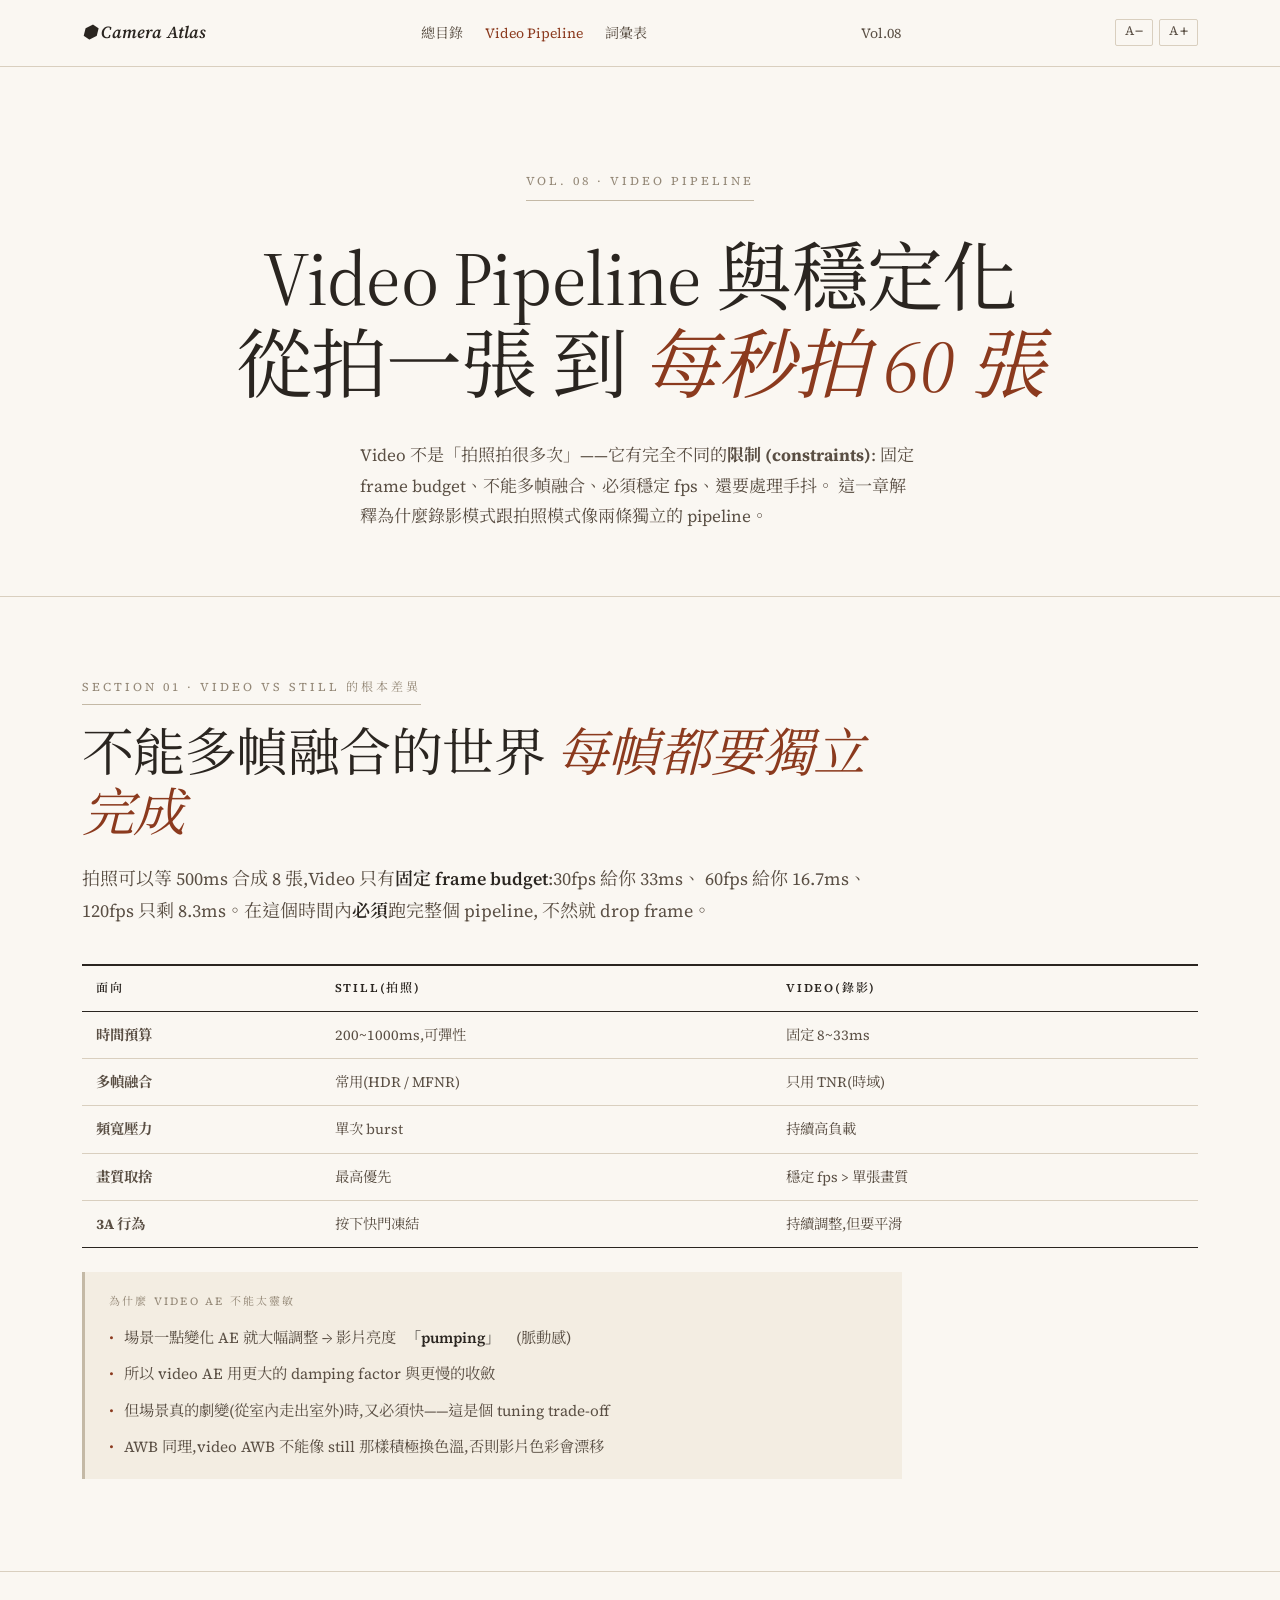
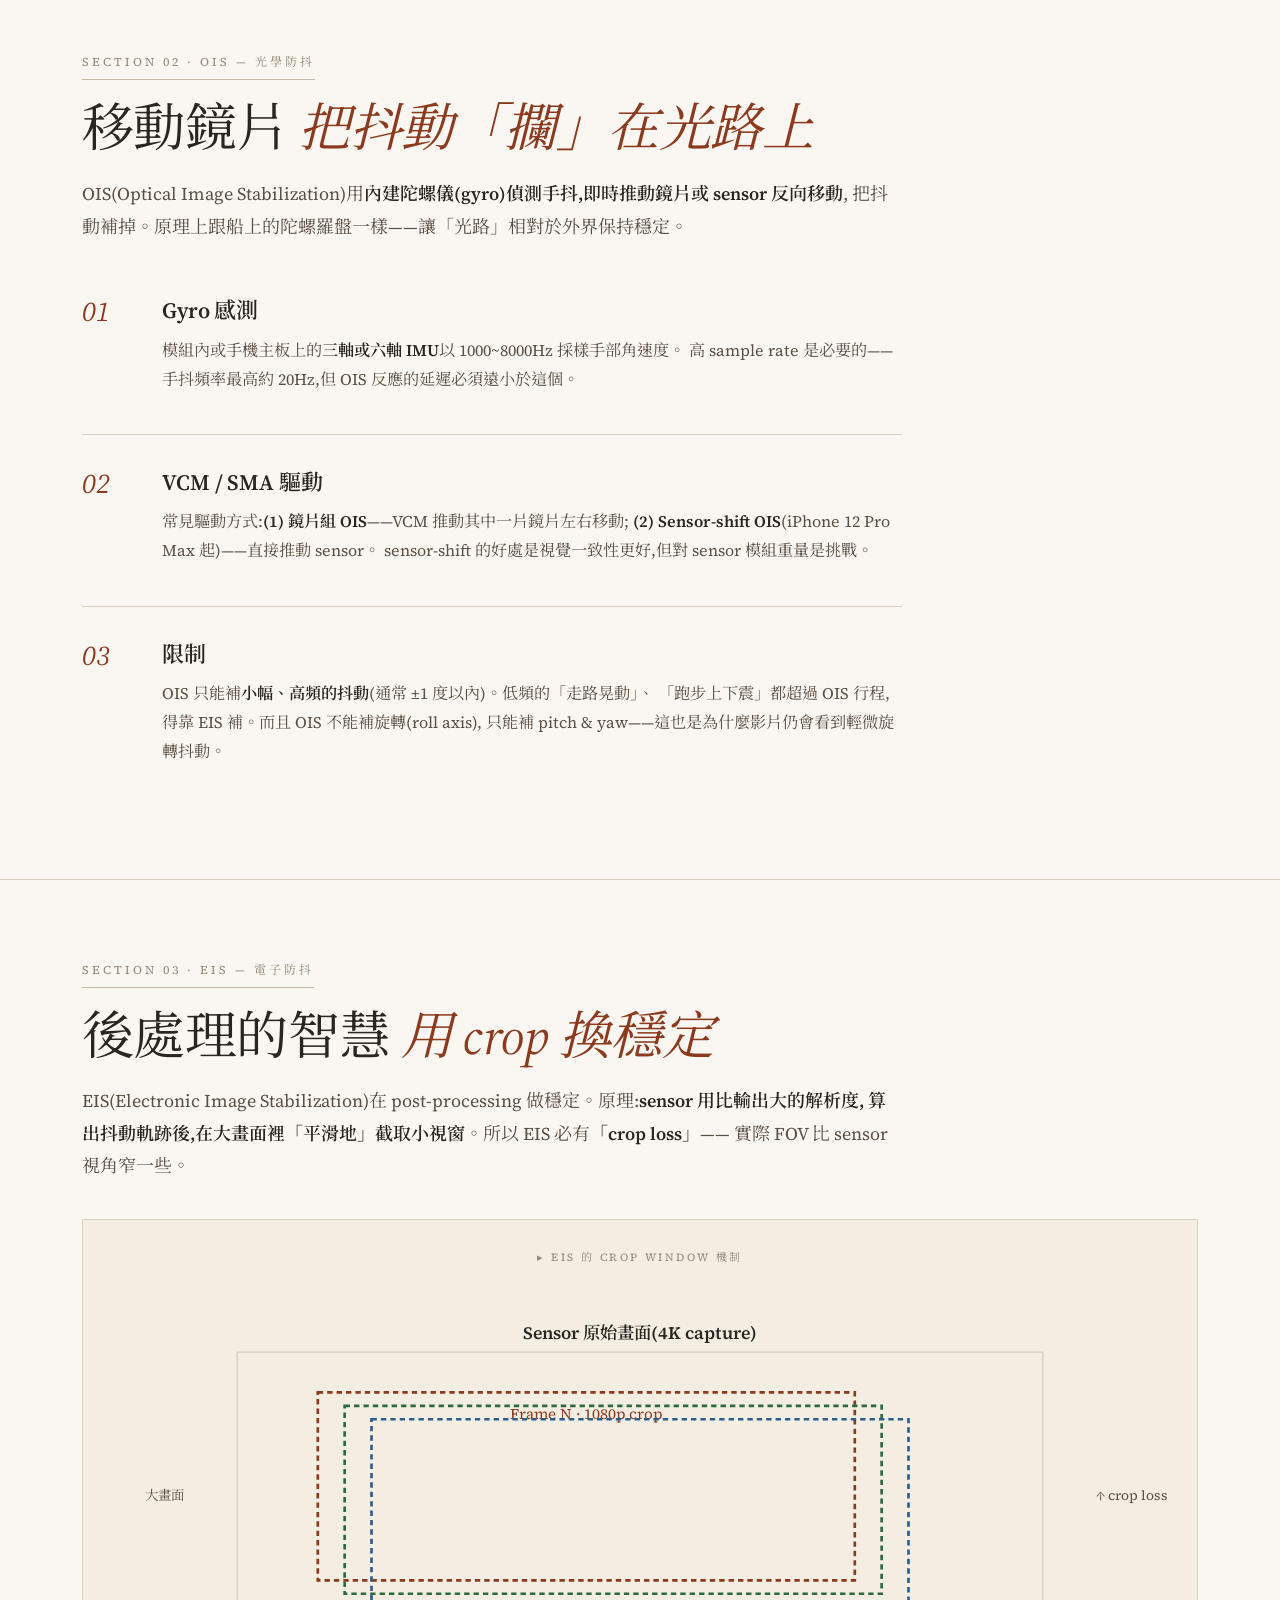
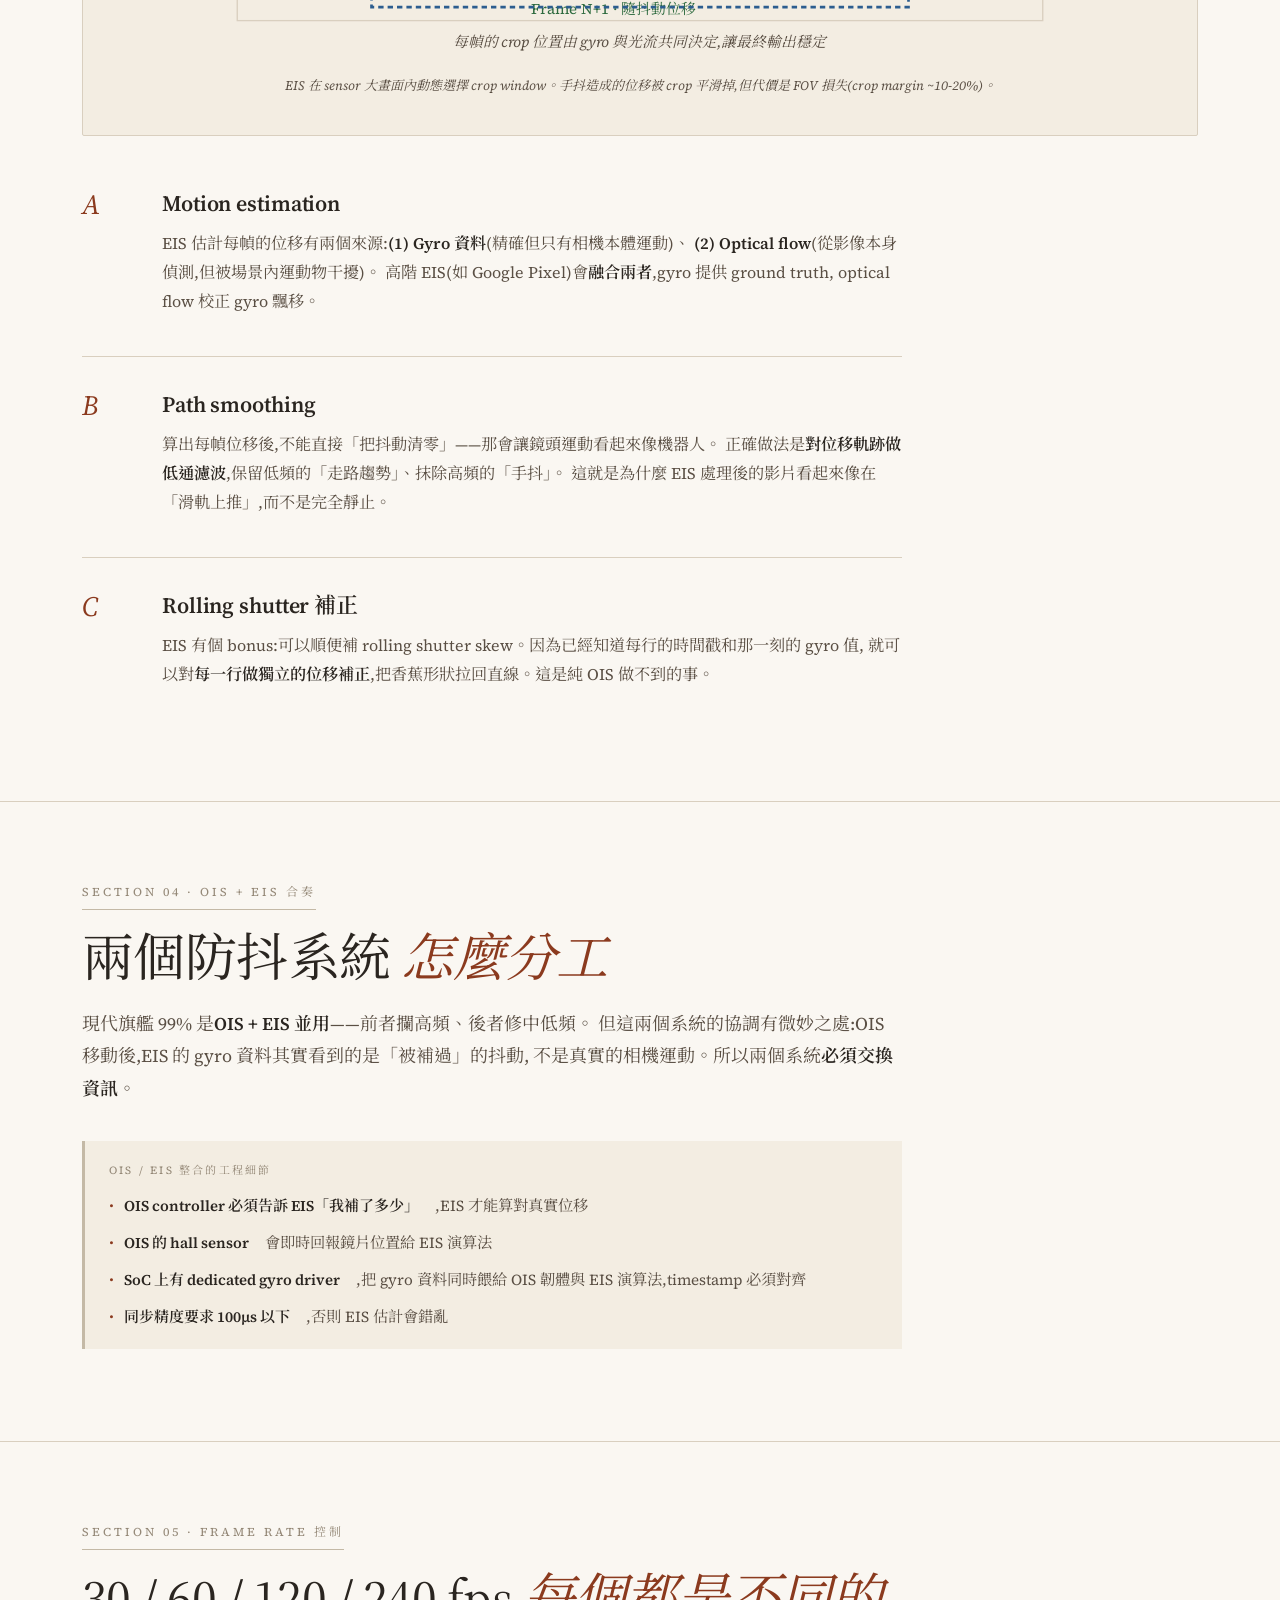
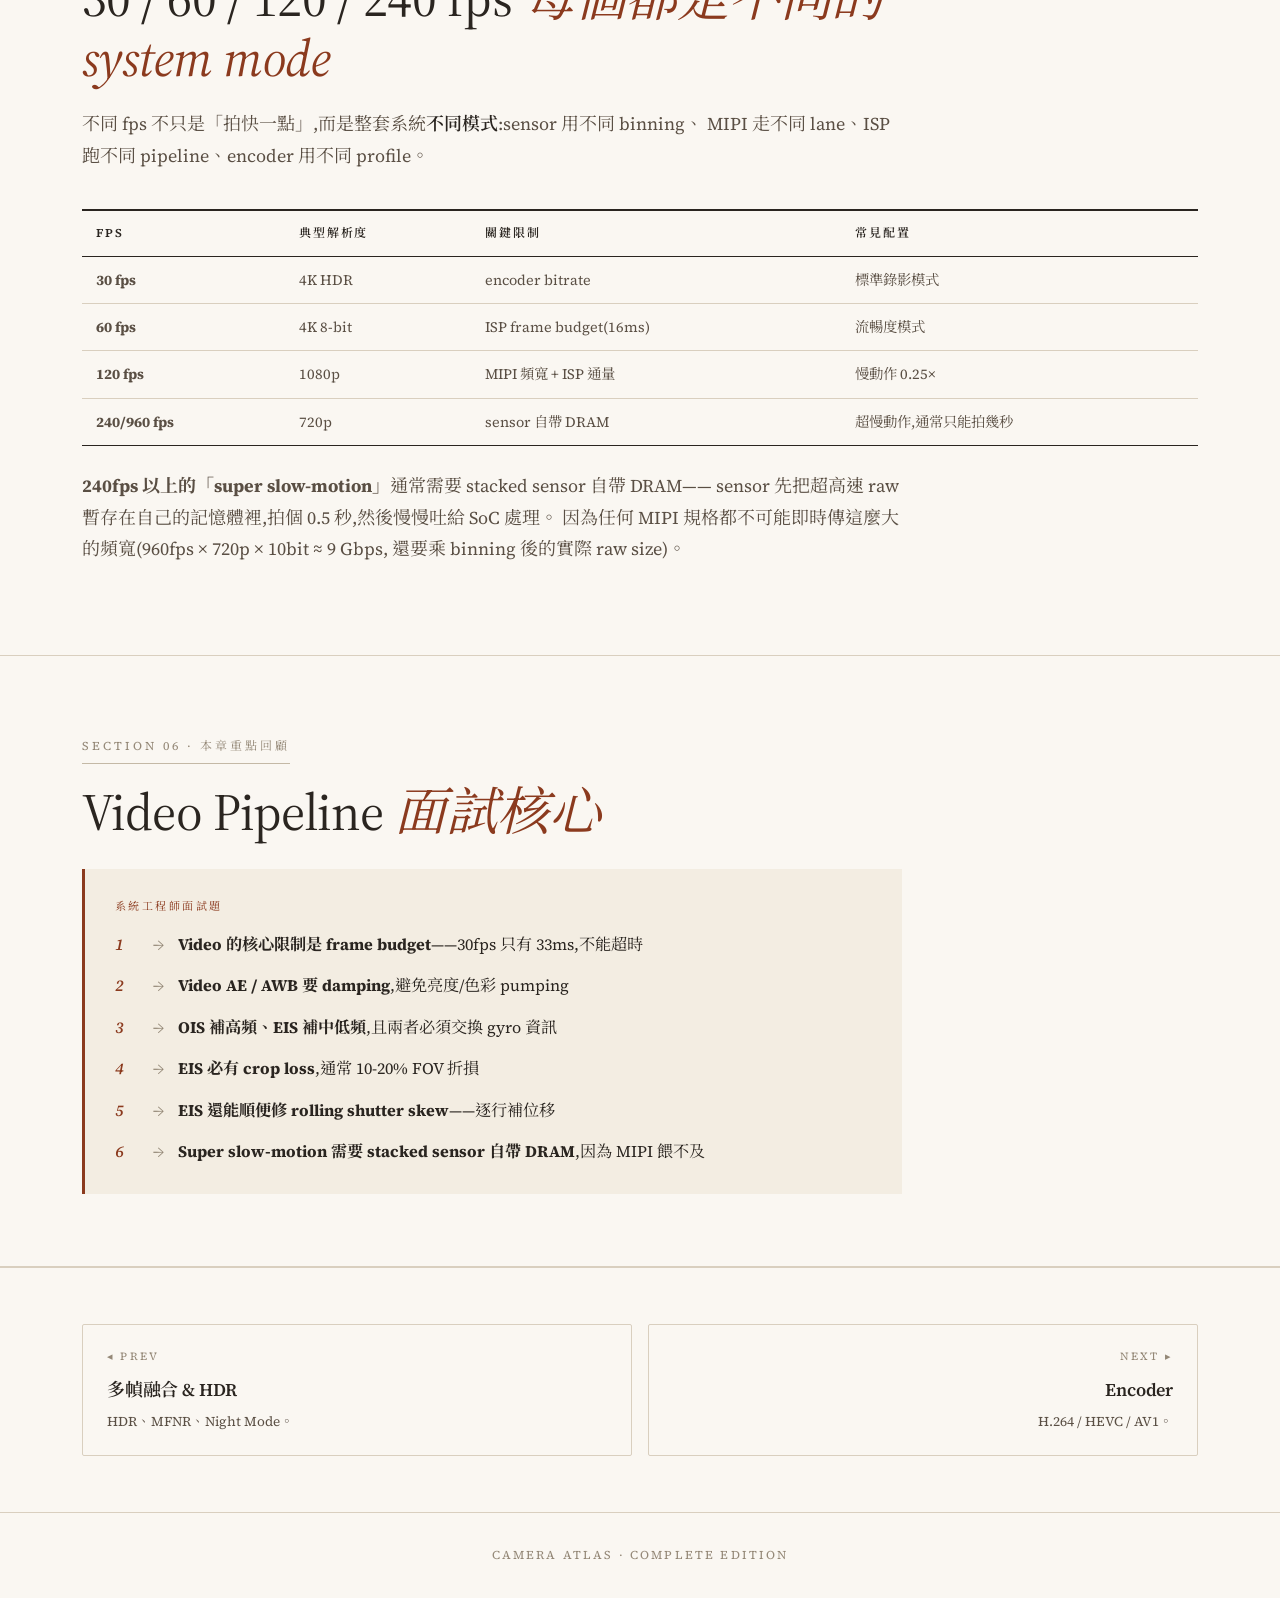
<file: ch08-video-pipeline.html>
<!DOCTYPE html>
<html lang="zh-Hant">
<head>
<meta charset="UTF-8">
<meta name="viewport" content="width=device-width, initial-scale=1.0">
<title>Video Pipeline 與穩定化 — Camera Atlas</title>
<link rel="preconnect" href="https://fonts.googleapis.com">
<link rel="preconnect" href="https://fonts.gstatic.com" crossorigin>
<link href="https://fonts.googleapis.com/css2?family=Source+Serif+4:ital,opsz,wght@0,8..60,400;0,8..60,600;0,8..60,700;1,8..60,400;1,8..60,600&family=Noto+Serif+TC:wght@400;500;700&family=IBM+Plex+Mono:wght@400;500&display=swap" rel="stylesheet">
<script>(function(){try{var s=parseInt(localStorage.getItem('webatlas_text_size'),10);var a=[15,16,17,18,19,20,22,24];if(!isNaN(s)&&s>=0&&s<a.length){document.documentElement.style.setProperty('--reader-fz',a[s]+'px');}}catch(e){}})();</script>
<link rel="stylesheet" href="style.css">
<script defer src="reader.js"></script>
</head>
<body>

<header class="top-bar">
  <div class="container">
    <div class="top-bar-inner">
      <a href="index.html" class="logo">⬢ Camera Atlas</a>
      <nav>
        <a href="index.html">總目錄</a>
        <a href="ch08-video-pipeline.html" class="active">Video Pipeline</a>
        <a href="glossary.html">詞彙表</a>
      </nav>
      <span>Vol.08</span>
      <div class="font-control" role="group" aria-label="字體大小">
        <button type="button" class="fz-btn" data-action="dec" aria-label="縮小字體">A<span class="fz-sym">−</span></button>
        <button type="button" class="fz-btn" data-action="inc" aria-label="放大字體">A<span class="fz-sym">+</span></button>
      </div>
    </div>
  </div>
</header>

<section class="hero">
  <div class="container">
    <div class="kicker">
      <span class="dot"></span>
      Vol. 08 · Video Pipeline
    </div>
    <h1>Video Pipeline 與穩定化<br>從拍一張 到 <em>每秒拍 60 張</em></h1>
    <p class="hero-sub">
      Video 不是「拍照拍很多次」——它有完全不同的<strong>限制 (constraints)</strong>:
      固定 frame budget、不能多幀融合、必須穩定 fps、還要處理手抖。
      這一章解釋為什麼錄影模式跟拍照模式像兩條獨立的 pipeline。
    </p>
  </div>
</section>

<section class="section">
  <div class="container">
    <div class="section-tag">Section 01 · Video vs Still 的根本差異</div>
    <h2>不能多幀融合的世界 <em>每幀都要獨立完成</em></h2>
    <p class="lead">
      拍照可以等 500ms 合成 8 張,Video 只有<strong>固定 frame budget</strong>:30fps 給你 33ms、
      60fps 給你 16.7ms、120fps 只剩 8.3ms。在這個時間內<strong>必須</strong>跑完整個 pipeline,
      不然就 drop frame。
    </p>

    <table class="compare-table">
      <thead>
        <tr>
          <th>面向</th>
          <th>Still(拍照)</th>
          <th>Video(錄影)</th>
        </tr>
      </thead>
      <tbody>
        <tr>
          <td><strong>時間預算</strong></td>
          <td>200~1000ms,可彈性</td>
          <td>固定 8~33ms</td>
        </tr>
        <tr>
          <td><strong>多幀融合</strong></td>
          <td>常用(HDR / MFNR)</td>
          <td>只用 TNR(時域)</td>
        </tr>
        <tr>
          <td><strong>頻寬壓力</strong></td>
          <td>單次 burst</td>
          <td>持續高負載</td>
        </tr>
        <tr>
          <td><strong>畫質取捨</strong></td>
          <td>最高優先</td>
          <td>穩定 fps &gt; 單張畫質</td>
        </tr>
        <tr>
          <td><strong>3A 行為</strong></td>
          <td>按下快門凍結</td>
          <td>持續調整,但要平滑</td>
        </tr>
      </tbody>
    </table>

    <div class="tech-callout">
      <div class="ct-label">為什麼 video AE 不能太靈敏</div>
      <ul>
        <li>場景一點變化 AE 就大幅調整 → 影片亮度<strong>「pumping」</strong>(脈動感)</li>
        <li>所以 video AE 用更大的 damping factor 與更慢的收斂</li>
        <li>但場景真的劇變(從室內走出室外)時,又必須快——這是個 tuning trade-off</li>
        <li>AWB 同理,video AWB 不能像 still 那樣積極換色溫,否則影片色彩會漂移</li>
      </ul>
    </div>
  </div>
</section>

<section class="section">
  <div class="container">
    <div class="section-tag">Section 02 · OIS — 光學防抖</div>
    <h2>移動鏡片 <em>把抖動「攔」在光路上</em></h2>
    <p class="lead">
      OIS(Optical Image Stabilization)用<strong>內建陀螺儀(gyro)偵測手抖,即時推動鏡片或 sensor 反向移動</strong>,
      把抖動補掉。原理上跟船上的陀螺羅盤一樣——讓「光路」相對於外界保持穩定。
    </p>

    <div class="steps">
      <div class="step">
        <div class="step-marker">01</div>
        <div class="step-content">
          <h3>Gyro 感測</h3>
          <p>
            模組內或手機主板上的<strong>三軸或六軸 IMU</strong>以 1000~8000Hz 採樣手部角速度。
            高 sample rate 是必要的——手抖頻率最高約 20Hz,但 OIS 反應的延遲必須遠小於這個。
          </p>
        </div>
      </div>

      <div class="step">
        <div class="step-marker">02</div>
        <div class="step-content">
          <h3>VCM / SMA 驅動</h3>
          <p>
            常見驅動方式:<strong>(1) 鏡片組 OIS</strong>——VCM 推動其中一片鏡片左右移動;
            <strong>(2) Sensor-shift OIS</strong>(iPhone 12 Pro Max 起)——直接推動 sensor。
            sensor-shift 的好處是視覺一致性更好,但對 sensor 模組重量是挑戰。
          </p>
        </div>
      </div>

      <div class="step">
        <div class="step-marker">03</div>
        <div class="step-content">
          <h3>限制</h3>
          <p>
            OIS 只能補<strong>小幅、高頻的抖動</strong>(通常 ±1 度以內)。低頻的「走路晃動」、
            「跑步上下震」都超過 OIS 行程,得靠 EIS 補。而且 OIS 不能補旋轉(roll axis),
            只能補 pitch & yaw——這也是為什麼影片仍會看到輕微旋轉抖動。
          </p>
        </div>
      </div>
    </div>
  </div>
</section>

<section class="section">
  <div class="container">
    <div class="section-tag">Section 03 · EIS — 電子防抖</div>
    <h2>後處理的智慧 <em>用 crop 換穩定</em></h2>
    <p class="lead">
      EIS(Electronic Image Stabilization)在 post-processing 做穩定。原理:<strong>sensor 用比輸出大的解析度,
      算出抖動軌跡後,在大畫面裡「平滑地」截取小視窗</strong>。所以 EIS 必有<strong>「crop loss」</strong>——
      實際 FOV 比 sensor 視角窄一些。
    </p>

    <div class="diagram">
      <div class="diagram-title">▸ EIS 的 crop window 機制</div>
      <svg viewBox="0 0 800 280" xmlns="http://www.w3.org/2000/svg">
        <!-- Sensor frame -->
        <rect x="100" y="50" width="600" height="200" fill="#f3ede2" stroke="#d9cfbf"/>
        <text x="400" y="40" fill="#2a2520" font-family="Source Serif 4" font-size="13" font-weight="600" text-anchor="middle">Sensor 原始畫面(4K capture)</text>

        <!-- Crop windows -->
        <rect x="160" y="80" width="400" height="140" fill="none" stroke="#8b3a1e" stroke-width="2" stroke-dasharray="4,3"/>
        <text x="360" y="100" fill="#8b3a1e" font-family="Source Serif 4" font-size="11" text-anchor="middle">Frame N · 1080p crop</text>

        <rect x="180" y="90" width="400" height="140" fill="none" stroke="#2d6a3e" stroke-width="2" stroke-dasharray="4,3"/>
        <text x="380" y="245" fill="#2d6a3e" font-family="Source Serif 4" font-size="11" text-anchor="middle">Frame N+1 · 隨抖動位移</text>

        <rect x="200" y="100" width="400" height="140" fill="none" stroke="#2c5d8f" stroke-width="2" stroke-dasharray="4,3"/>

        <text x="60" y="160" fill="#5a4f44" font-family="Source Serif 4" font-size="10" text-anchor="end">大畫面</text>
        <text x="740" y="160" fill="#5a4f44" font-family="Source Serif 4" font-size="10">↑ crop loss</text>

        <text x="400" y="270" fill="#5a4f44" font-family="Source Serif 4" font-size="11" font-style="italic" text-anchor="middle">每幀的 crop 位置由 gyro 與光流共同決定,讓最終輸出穩定</text>
      </svg>
      <p class="diagram-caption">EIS 在 sensor 大畫面內動態選擇 crop window。手抖造成的位移被 crop 平滑掉,但代價是 FOV 損失(crop margin ~10-20%)。</p>
    </div>

    <div class="steps">
      <div class="step">
        <div class="step-marker">A</div>
        <div class="step-content">
          <h3>Motion estimation</h3>
          <p>
            EIS 估計每幀的位移有兩個來源:<strong>(1) Gyro 資料</strong>(精確但只有相機本體運動)、
            <strong>(2) Optical flow</strong>(從影像本身偵測,但被場景內運動物干擾)。
            高階 EIS(如 Google Pixel)會<strong>融合兩者</strong>,gyro 提供 ground truth,
            optical flow 校正 gyro 飄移。
          </p>
        </div>
      </div>

      <div class="step">
        <div class="step-marker">B</div>
        <div class="step-content">
          <h3>Path smoothing</h3>
          <p>
            算出每幀位移後,不能直接「把抖動清零」——那會讓鏡頭運動看起來像機器人。
            正確做法是<strong>對位移軌跡做低通濾波</strong>,保留低頻的「走路趨勢」、抹除高頻的「手抖」。
            這就是為什麼 EIS 處理後的影片看起來像在「滑軌上推」,而不是完全靜止。
          </p>
        </div>
      </div>

      <div class="step">
        <div class="step-marker">C</div>
        <div class="step-content">
          <h3>Rolling shutter 補正</h3>
          <p>
            EIS 有個 bonus:可以順便補 rolling shutter skew。因為已經知道每行的時間戳和那一刻的 gyro 值,
            就可以對<strong>每一行做獨立的位移補正</strong>,把香蕉形狀拉回直線。這是純 OIS 做不到的事。
          </p>
        </div>
      </div>
    </div>
  </div>
</section>

<section class="section">
  <div class="container">
    <div class="section-tag">Section 04 · OIS + EIS 合奏</div>
    <h2>兩個防抖系統 <em>怎麼分工</em></h2>
    <p class="lead">
      現代旗艦 99% 是<strong>OIS + EIS 並用</strong>——前者攔高頻、後者修中低頻。
      但這兩個系統的協調有微妙之處:OIS 移動後,EIS 的 gyro 資料其實看到的是「被補過」的抖動,
      不是真實的相機運動。所以兩個系統<strong>必須交換資訊</strong>。
    </p>

    <div class="tech-callout">
      <div class="ct-label">OIS / EIS 整合的工程細節</div>
      <ul>
        <li><strong>OIS controller 必須告訴 EIS「我補了多少」</strong>,EIS 才能算對真實位移</li>
        <li><strong>OIS 的 hall sensor</strong>會即時回報鏡片位置給 EIS 演算法</li>
        <li><strong>SoC 上有 dedicated gyro driver</strong>,把 gyro 資料同時餵給 OIS 韌體與 EIS 演算法,timestamp 必須對齊</li>
        <li><strong>同步精度要求 100μs 以下</strong>,否則 EIS 估計會錯亂</li>
      </ul>
    </div>
  </div>
</section>

<section class="section">
  <div class="container">
    <div class="section-tag">Section 05 · Frame rate 控制</div>
    <h2>30 / 60 / 120 / 240 fps <em>每個都是不同的 system mode</em></h2>
    <p class="lead">
      不同 fps 不只是「拍快一點」,而是整套系統<strong>不同模式</strong>:sensor 用不同 binning、
      MIPI 走不同 lane、ISP 跑不同 pipeline、encoder 用不同 profile。
    </p>

    <table class="compare-table">
      <thead>
        <tr>
          <th>fps</th>
          <th>典型解析度</th>
          <th>關鍵限制</th>
          <th>常見配置</th>
        </tr>
      </thead>
      <tbody>
        <tr>
          <td><strong>30 fps</strong></td>
          <td>4K HDR</td>
          <td>encoder bitrate</td>
          <td>標準錄影模式</td>
        </tr>
        <tr>
          <td><strong>60 fps</strong></td>
          <td>4K 8-bit</td>
          <td>ISP frame budget(16ms)</td>
          <td>流暢度模式</td>
        </tr>
        <tr>
          <td><strong>120 fps</strong></td>
          <td>1080p</td>
          <td>MIPI 頻寬 + ISP 通量</td>
          <td>慢動作 0.25×</td>
        </tr>
        <tr>
          <td><strong>240/960 fps</strong></td>
          <td>720p</td>
          <td>sensor 自帶 DRAM</td>
          <td>超慢動作,通常只能拍幾秒</td>
        </tr>
      </tbody>
    </table>

    <p>
      <strong>240fps 以上的「super slow-motion」</strong>通常需要 stacked sensor 自帶 DRAM——
      sensor 先把超高速 raw 暫存在自己的記憶體裡,拍個 0.5 秒,然後慢慢吐給 SoC 處理。
      因為任何 MIPI 規格都不可能即時傳這麼大的頻寬(960fps × 720p × 10bit ≈ 9 Gbps,
      還要乘 binning 後的實際 raw size)。
    </p>
  </div>
</section>

<section class="section">
  <div class="container">
    <div class="section-tag">Section 06 · 本章重點回顧</div>
    <h2>Video Pipeline <em>面試核心</em></h2>

    <div class="scenario-card">
      <div class="label">系統工程師面試題</div>
      <div class="actions">
        <div class="action-line">
          <span class="num">1</span>
          <span class="arrow">→</span>
          <span><strong>Video 的核心限制是 frame budget</strong>——30fps 只有 33ms,不能超時</span>
        </div>
        <div class="action-line">
          <span class="num">2</span>
          <span class="arrow">→</span>
          <span><strong>Video AE / AWB 要 damping</strong>,避免亮度/色彩 pumping</span>
        </div>
        <div class="action-line">
          <span class="num">3</span>
          <span class="arrow">→</span>
          <span><strong>OIS 補高頻、EIS 補中低頻</strong>,且兩者必須交換 gyro 資訊</span>
        </div>
        <div class="action-line">
          <span class="num">4</span>
          <span class="arrow">→</span>
          <span><strong>EIS 必有 crop loss</strong>,通常 10-20% FOV 折損</span>
        </div>
        <div class="action-line">
          <span class="num">5</span>
          <span class="arrow">→</span>
          <span><strong>EIS 還能順便修 rolling shutter skew</strong>——逐行補位移</span>
        </div>
        <div class="action-line">
          <span class="num">6</span>
          <span class="arrow">→</span>
          <span><strong>Super slow-motion 需要 stacked sensor 自帶 DRAM</strong>,因為 MIPI 餵不及</span>
        </div>
      </div>
    </div>
  </div>
</section>

<section class="chapter-nav">
  <div class="container">
    <div class="chapter-nav-grid">
      <a href="ch07-multiframe-hdr.html" class="nav-card prev">
        <div class="label">Prev</div>
        <h4>多幀融合 &amp; HDR</h4>
        <p>HDR、MFNR、Night Mode。</p>
      </a>
      <a href="ch09-encoder.html" class="nav-card next">
        <div class="label">Next</div>
        <h4>Encoder</h4>
        <p>H.264 / HEVC / AV1。</p>
      </a>
    </div>
  </div>
</section>

<footer>
  <div class="container">
    Camera Atlas · Complete Edition
  </div>
</footer>

</body>
</html>
</file>
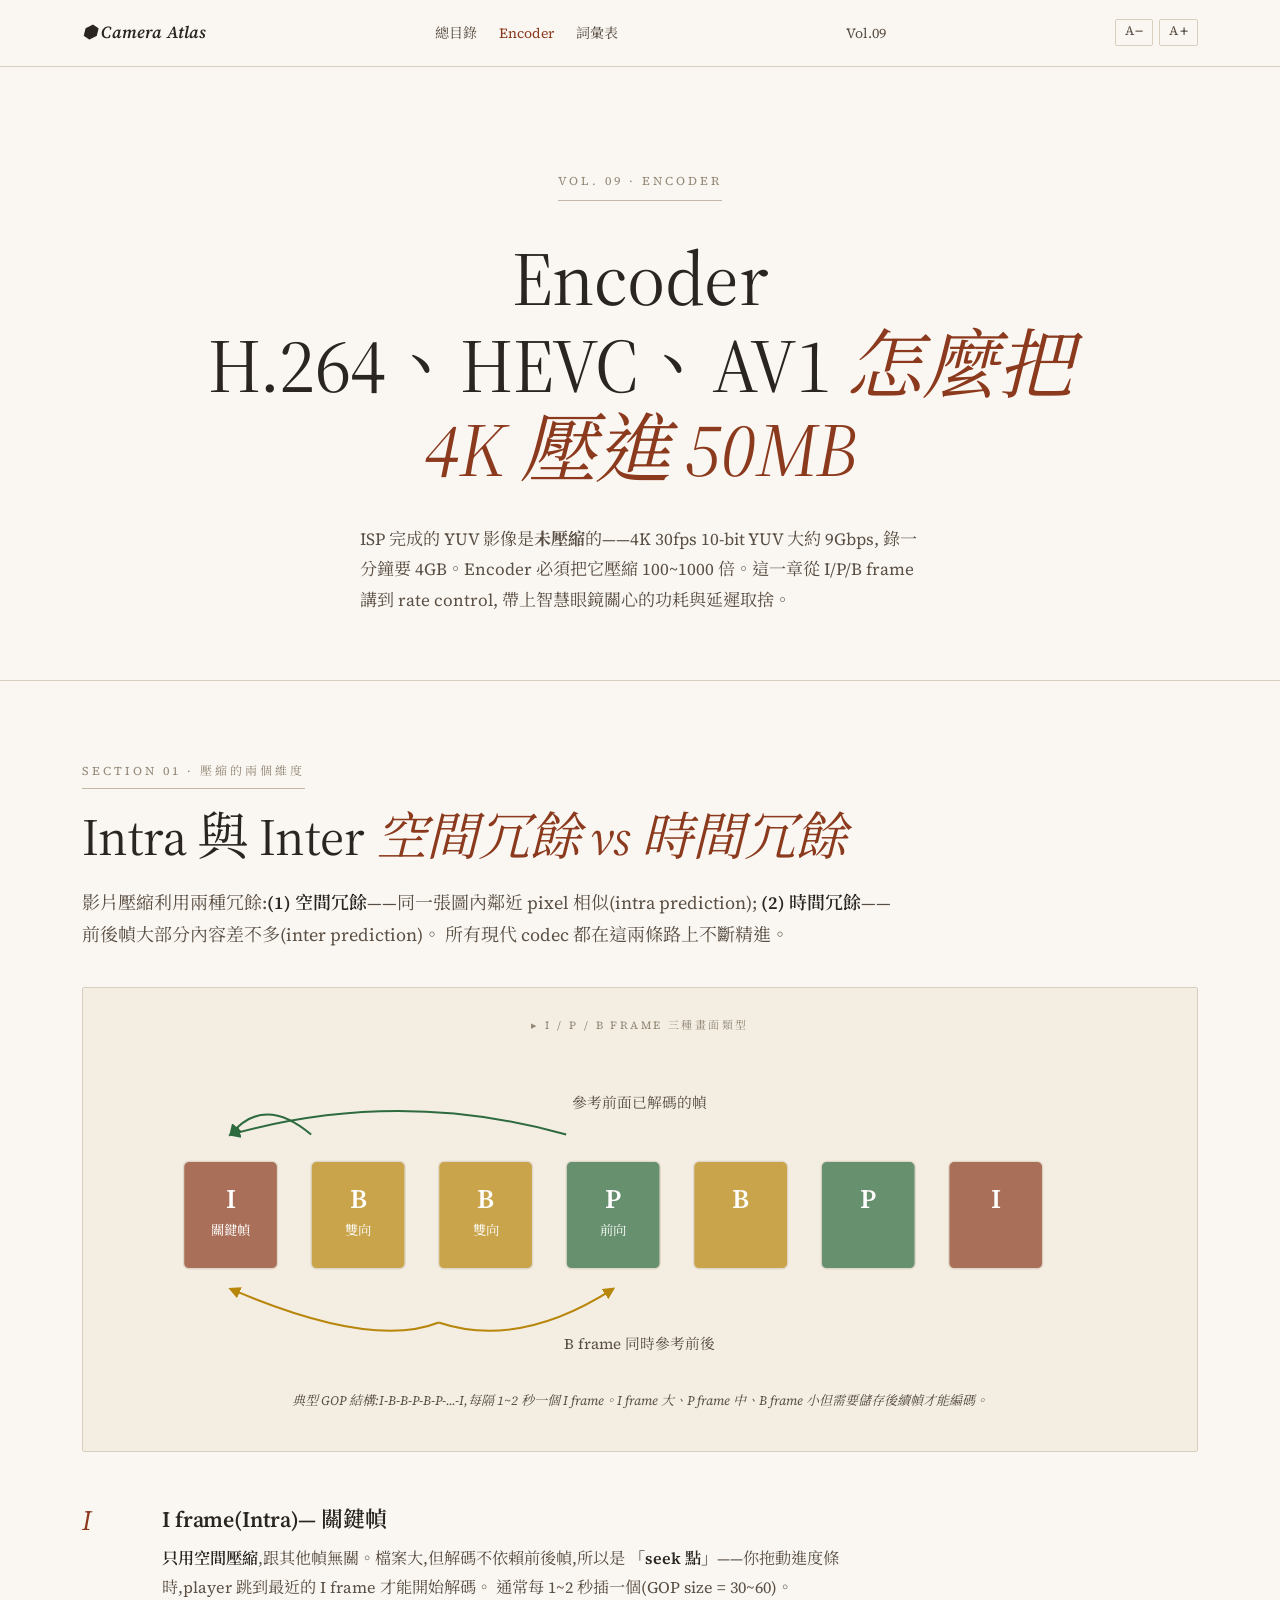
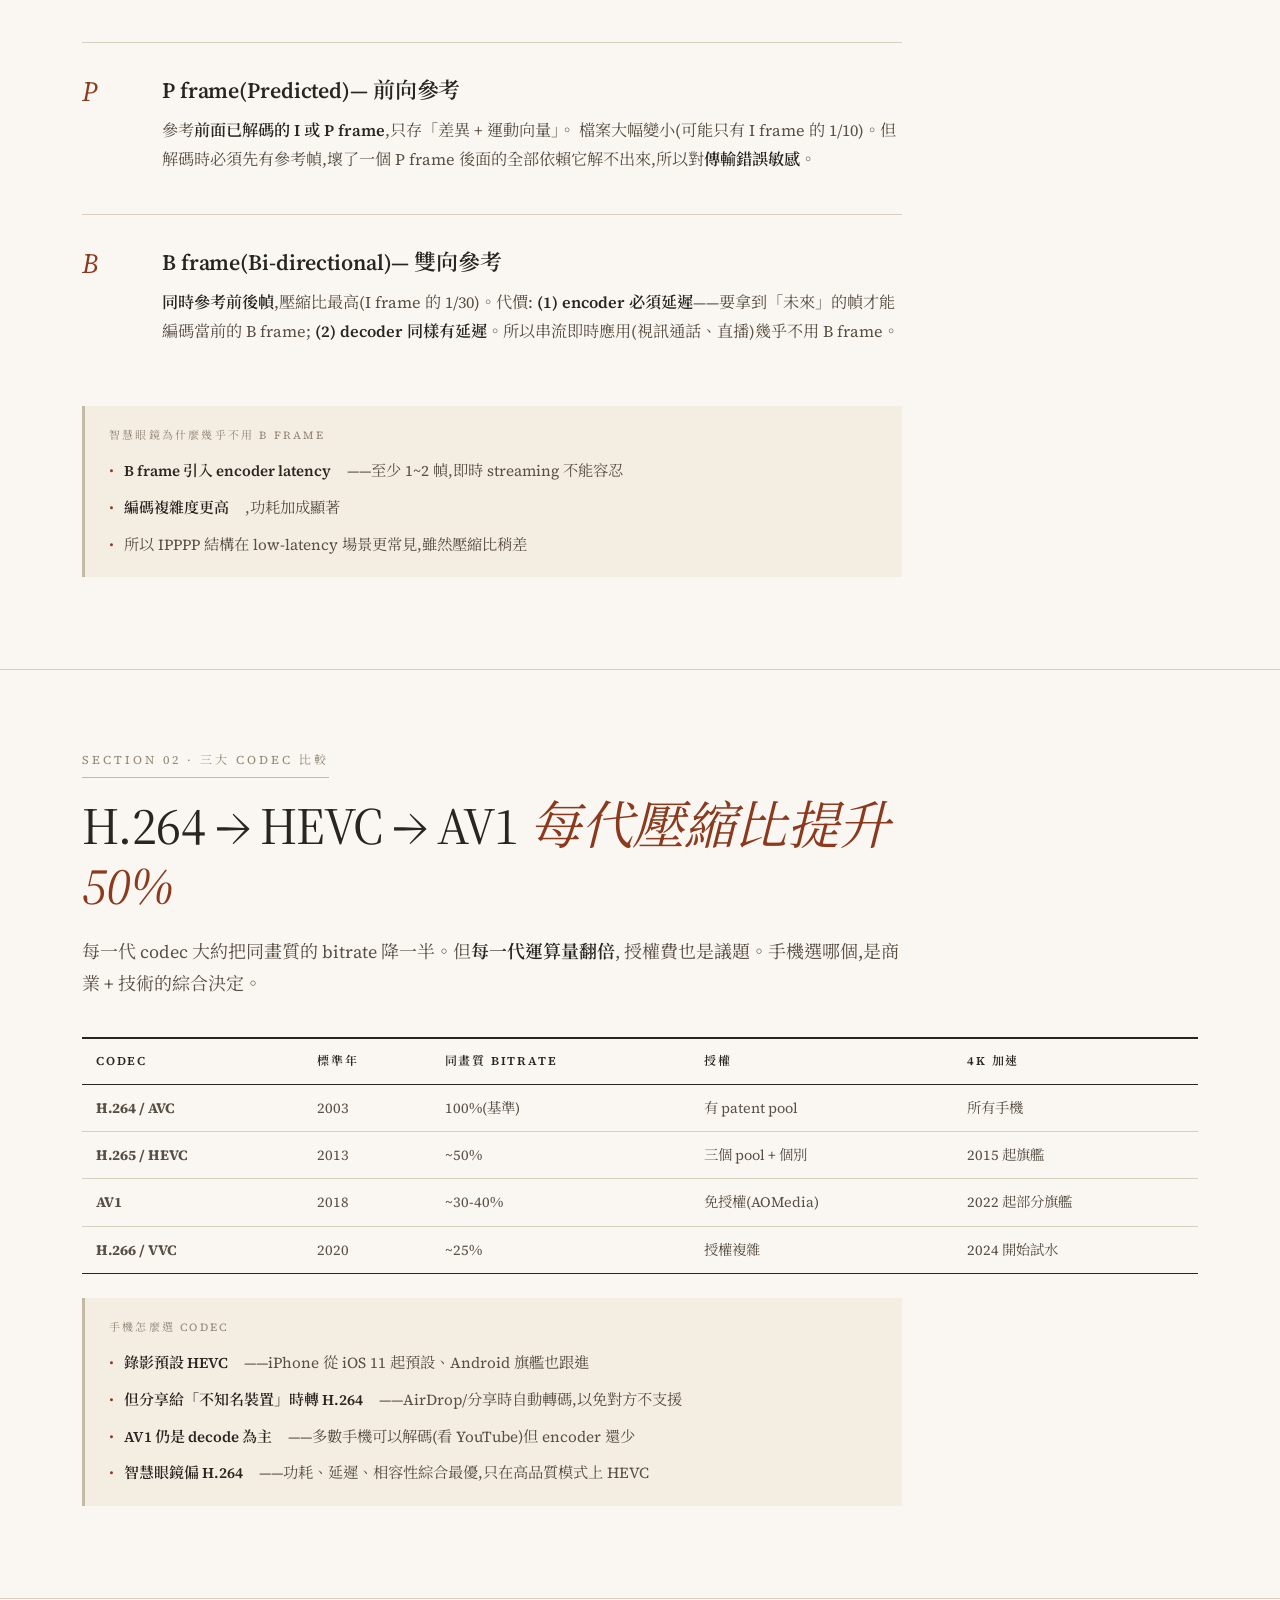
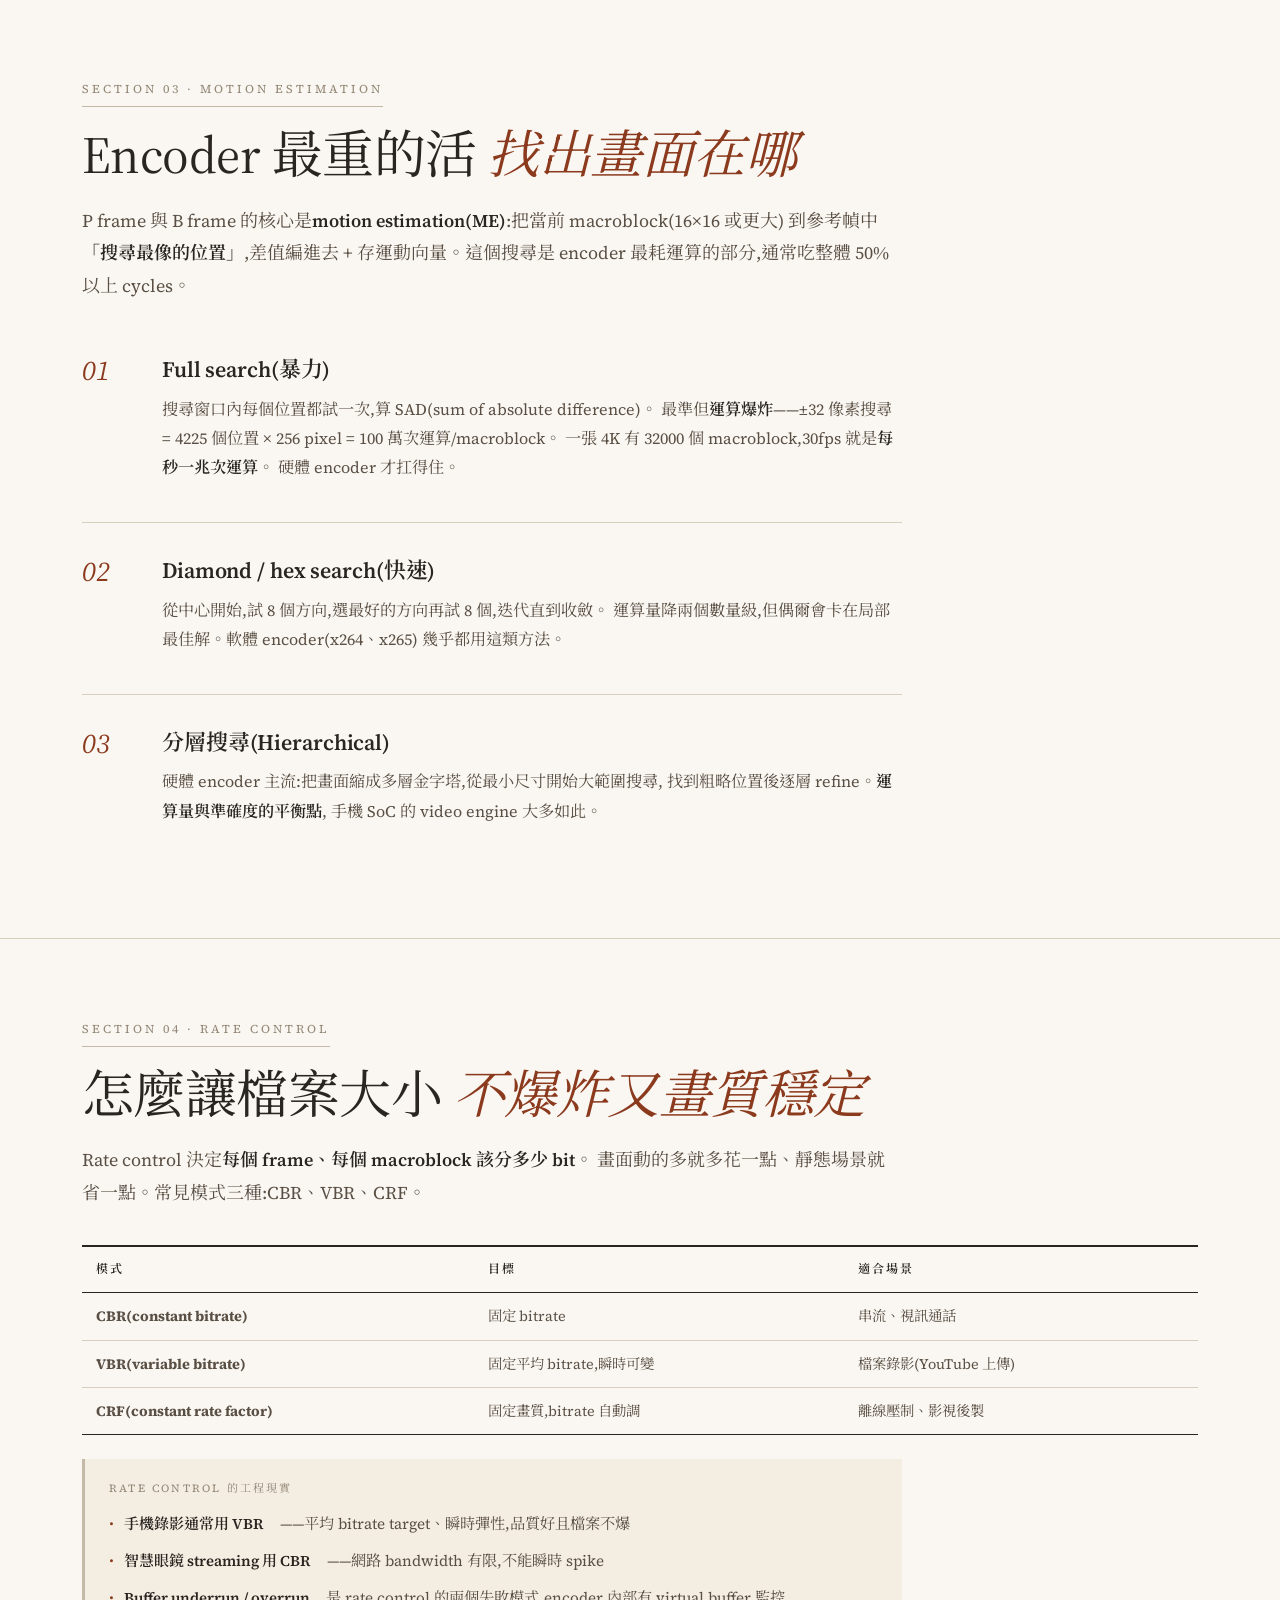
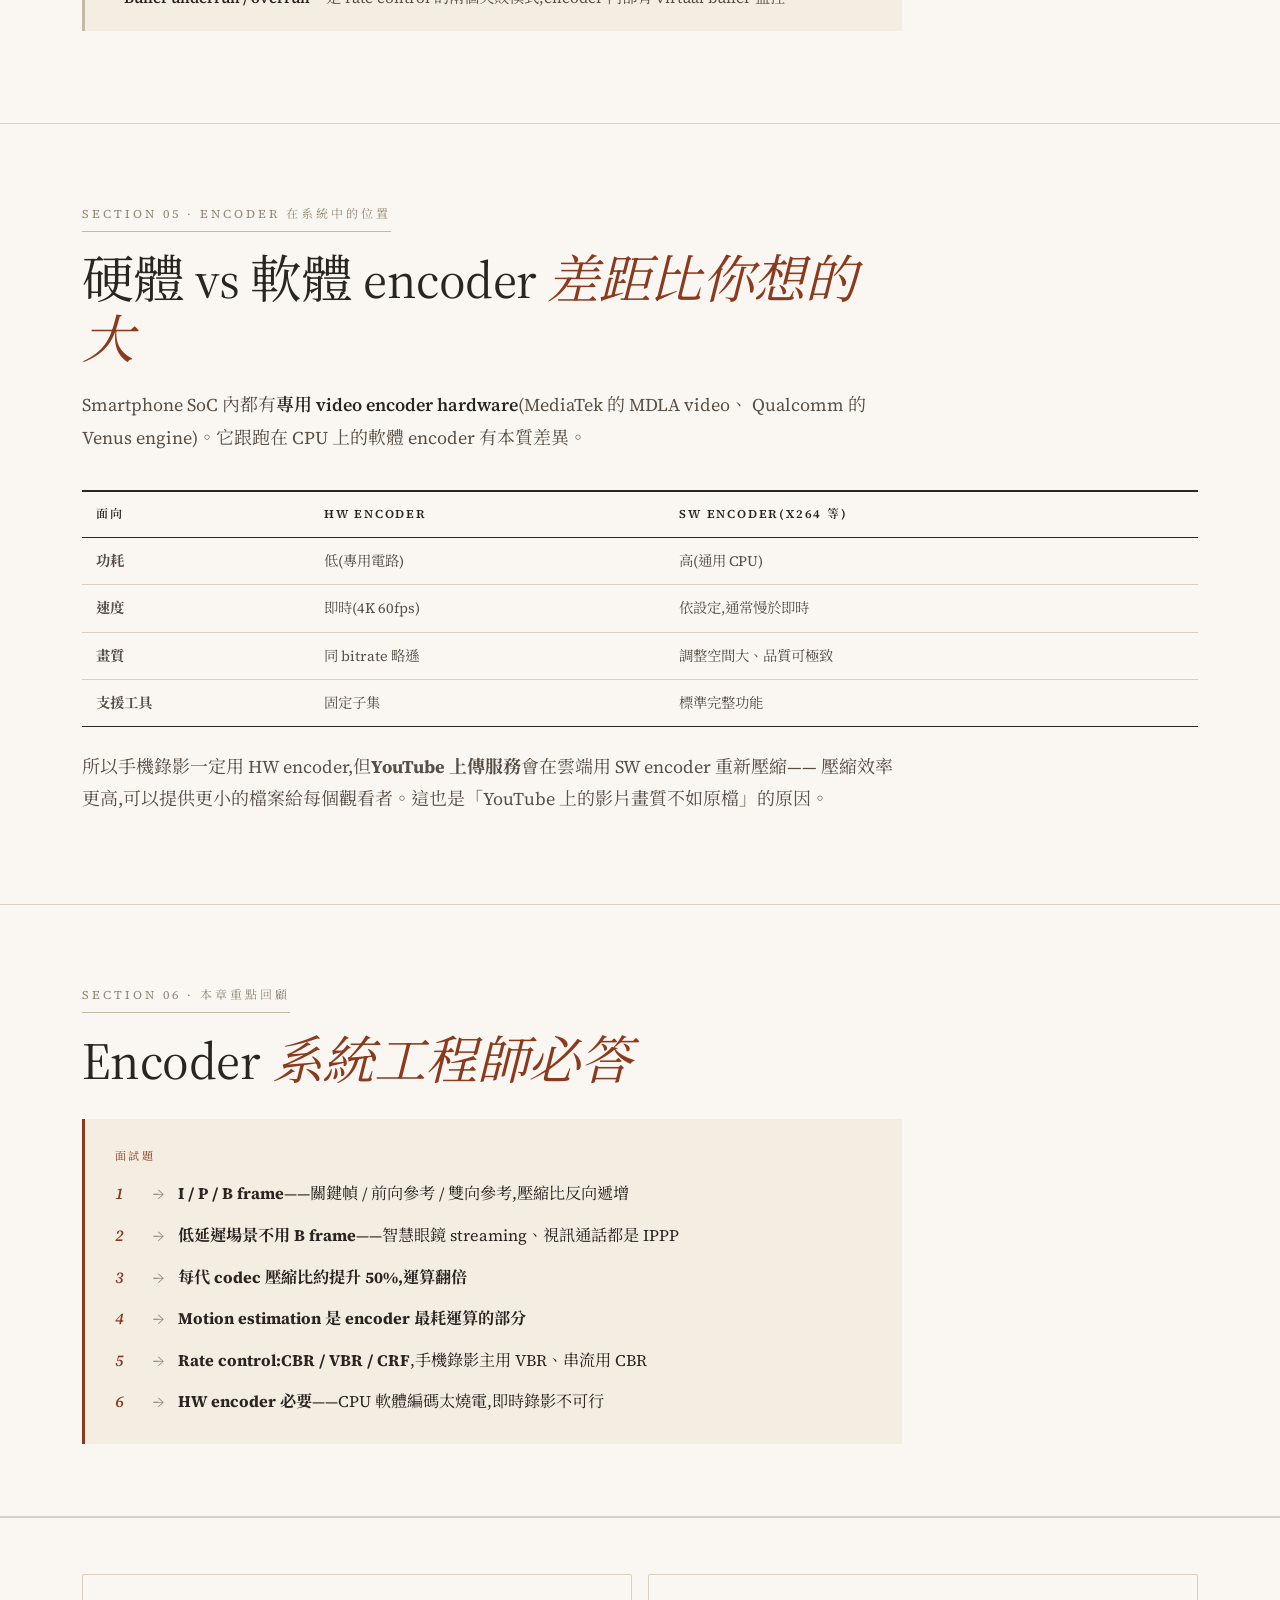
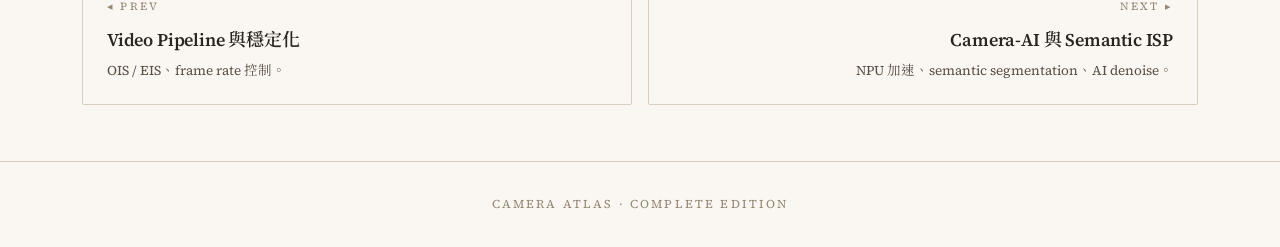
<file: ch09-encoder.html>
<!DOCTYPE html>
<html lang="zh-Hant">
<head>
<meta charset="UTF-8">
<meta name="viewport" content="width=device-width, initial-scale=1.0">
<title>Encoder — Camera Atlas</title>
<link rel="preconnect" href="https://fonts.googleapis.com">
<link rel="preconnect" href="https://fonts.gstatic.com" crossorigin>
<link href="https://fonts.googleapis.com/css2?family=Source+Serif+4:ital,opsz,wght@0,8..60,400;0,8..60,600;0,8..60,700;1,8..60,400;1,8..60,600&family=Noto+Serif+TC:wght@400;500;700&family=IBM+Plex+Mono:wght@400;500&display=swap" rel="stylesheet">
<script>(function(){try{var s=parseInt(localStorage.getItem('webatlas_text_size'),10);var a=[15,16,17,18,19,20,22,24];if(!isNaN(s)&&s>=0&&s<a.length){document.documentElement.style.setProperty('--reader-fz',a[s]+'px');}}catch(e){}})();</script>
<link rel="stylesheet" href="style.css">
<script defer src="reader.js"></script>
</head>
<body>

<header class="top-bar">
  <div class="container">
    <div class="top-bar-inner">
      <a href="index.html" class="logo">⬢ Camera Atlas</a>
      <nav>
        <a href="index.html">總目錄</a>
        <a href="ch09-encoder.html" class="active">Encoder</a>
        <a href="glossary.html">詞彙表</a>
      </nav>
      <span>Vol.09</span>
      <div class="font-control" role="group" aria-label="字體大小">
        <button type="button" class="fz-btn" data-action="dec" aria-label="縮小字體">A<span class="fz-sym">−</span></button>
        <button type="button" class="fz-btn" data-action="inc" aria-label="放大字體">A<span class="fz-sym">+</span></button>
      </div>
    </div>
  </div>
</header>

<section class="hero">
  <div class="container">
    <div class="kicker">
      <span class="dot"></span>
      Vol. 09 · Encoder
    </div>
    <h1>Encoder<br>H.264、HEVC、AV1 <em>怎麼把 4K 壓進 50MB</em></h1>
    <p class="hero-sub">
      ISP 完成的 YUV 影像是<strong>未壓縮</strong>的——4K 30fps 10-bit YUV 大約 9Gbps,
      錄一分鐘要 4GB。Encoder 必須把它壓縮 100~1000 倍。這一章從 I/P/B frame 講到 rate control,
      帶上智慧眼鏡關心的功耗與延遲取捨。
    </p>
  </div>
</section>

<section class="section">
  <div class="container">
    <div class="section-tag">Section 01 · 壓縮的兩個維度</div>
    <h2>Intra 與 Inter <em>空間冗餘 vs 時間冗餘</em></h2>
    <p class="lead">
      影片壓縮利用兩種冗餘:<strong>(1) 空間冗餘</strong>——同一張圖內鄰近 pixel 相似(intra prediction);
      <strong>(2) 時間冗餘</strong>——前後幀大部分內容差不多(inter prediction)。
      所有現代 codec 都在這兩條路上不斷精進。
    </p>

    <div class="diagram">
      <div class="diagram-title">▸ I / P / B frame 三種畫面類型</div>
      <svg viewBox="0 0 800 240" xmlns="http://www.w3.org/2000/svg">
        <!-- Frame sequence -->
        <g>
          <rect x="60" y="80" width="70" height="80" rx="4" fill="#8b3a1e" opacity="0.7" stroke="#d9cfbf"/>
          <text x="95" y="115" fill="#fff" font-family="Source Serif 4" font-size="20" text-anchor="middle" font-weight="600">I</text>
          <text x="95" y="135" fill="#fff" font-family="Source Serif 4" font-size="10" text-anchor="middle">關鍵幀</text>

          <rect x="155" y="80" width="70" height="80" rx="4" fill="#b8860b" opacity="0.7" stroke="#d9cfbf"/>
          <text x="190" y="115" fill="#fff" font-family="Source Serif 4" font-size="20" text-anchor="middle" font-weight="600">B</text>
          <text x="190" y="135" fill="#fff" font-family="Source Serif 4" font-size="10" text-anchor="middle">雙向</text>

          <rect x="250" y="80" width="70" height="80" rx="4" fill="#b8860b" opacity="0.7" stroke="#d9cfbf"/>
          <text x="285" y="115" fill="#fff" font-family="Source Serif 4" font-size="20" text-anchor="middle" font-weight="600">B</text>
          <text x="285" y="135" fill="#fff" font-family="Source Serif 4" font-size="10" text-anchor="middle">雙向</text>

          <rect x="345" y="80" width="70" height="80" rx="4" fill="#2d6a3e" opacity="0.7" stroke="#d9cfbf"/>
          <text x="380" y="115" fill="#fff" font-family="Source Serif 4" font-size="20" text-anchor="middle" font-weight="600">P</text>
          <text x="380" y="135" fill="#fff" font-family="Source Serif 4" font-size="10" text-anchor="middle">前向</text>

          <rect x="440" y="80" width="70" height="80" rx="4" fill="#b8860b" opacity="0.7" stroke="#d9cfbf"/>
          <text x="475" y="115" fill="#fff" font-family="Source Serif 4" font-size="20" text-anchor="middle" font-weight="600">B</text>

          <rect x="535" y="80" width="70" height="80" rx="4" fill="#2d6a3e" opacity="0.7" stroke="#d9cfbf"/>
          <text x="570" y="115" fill="#fff" font-family="Source Serif 4" font-size="20" text-anchor="middle" font-weight="600">P</text>

          <rect x="630" y="80" width="70" height="80" rx="4" fill="#8b3a1e" opacity="0.7" stroke="#d9cfbf"/>
          <text x="665" y="115" fill="#fff" font-family="Source Serif 4" font-size="20" text-anchor="middle" font-weight="600">I</text>
        </g>

        <!-- Reference arrows -->
        <path d="M155 60 Q120 30 95 60" stroke="#2d6a3e" stroke-width="1.5" fill="none" marker-end="url(#ae)"/>
        <path d="M345 60 Q220 25 95 60" stroke="#2d6a3e" stroke-width="1.5" fill="none" marker-end="url(#ae)"/>
        <path d="M250 200 Q200 220 95 175" stroke="#b8860b" stroke-width="1.5" fill="none" marker-end="url(#ay)"/>
        <path d="M250 200 Q310 220 380 175" stroke="#b8860b" stroke-width="1.5" fill="none" marker-end="url(#ay)"/>

        <text x="400" y="40" fill="#5a4f44" font-family="Source Serif 4" font-size="11" text-anchor="middle">參考前面已解碼的幀</text>
        <text x="400" y="220" fill="#5a4f44" font-family="Source Serif 4" font-size="11" text-anchor="middle">B frame 同時參考前後</text>

        <defs>
          <marker id="ae" viewBox="0 0 10 10" refX="8" refY="5" markerWidth="6" markerHeight="6" orient="auto">
            <path d="M0,0 L10,5 L0,10 z" fill="#2d6a3e"/>
          </marker>
          <marker id="ay" viewBox="0 0 10 10" refX="8" refY="5" markerWidth="6" markerHeight="6" orient="auto">
            <path d="M0,0 L10,5 L0,10 z" fill="#b8860b"/>
          </marker>
        </defs>
      </svg>
      <p class="diagram-caption">典型 GOP 結構:I-B-B-P-B-P-...-I,每隔 1~2 秒一個 I frame。I frame 大、P frame 中、B frame 小但需要儲存後續幀才能編碼。</p>
    </div>

    <div class="steps">
      <div class="step">
        <div class="step-marker">I</div>
        <div class="step-content">
          <h3>I frame(Intra)— 關鍵幀</h3>
          <p>
            <strong>只用空間壓縮</strong>,跟其他幀無關。檔案大,但解碼不依賴前後幀,所以是
            <strong>「seek 點」</strong>——你拖動進度條時,player 跳到最近的 I frame 才能開始解碼。
            通常每 1~2 秒插一個(GOP size = 30~60)。
          </p>
        </div>
      </div>

      <div class="step">
        <div class="step-marker">P</div>
        <div class="step-content">
          <h3>P frame(Predicted)— 前向參考</h3>
          <p>
            參考<strong>前面已解碼的 I 或 P frame</strong>,只存「差異 + 運動向量」。
            檔案大幅變小(可能只有 I frame 的 1/10)。但解碼時必須先有參考幀,壞了一個 P frame
            後面的全部依賴它解不出來,所以對<strong>傳輸錯誤敏感</strong>。
          </p>
        </div>
      </div>

      <div class="step">
        <div class="step-marker">B</div>
        <div class="step-content">
          <h3>B frame(Bi-directional)— 雙向參考</h3>
          <p>
            <strong>同時參考前後幀</strong>,壓縮比最高(I frame 的 1/30)。代價:
            <strong>(1) encoder 必須延遲</strong>——要拿到「未來」的幀才能編碼當前的 B frame;
            <strong>(2) decoder 同樣有延遲</strong>。所以串流即時應用(視訊通話、直播)幾乎不用 B frame。
          </p>
        </div>
      </div>
    </div>

    <div class="tech-callout">
      <div class="ct-label">智慧眼鏡為什麼幾乎不用 B frame</div>
      <ul>
        <li><strong>B frame 引入 encoder latency</strong>——至少 1~2 幀,即時 streaming 不能容忍</li>
        <li><strong>編碼複雜度更高</strong>,功耗加成顯著</li>
        <li>所以 IPPPP 結構在 low-latency 場景更常見,雖然壓縮比稍差</li>
      </ul>
    </div>
  </div>
</section>

<section class="section">
  <div class="container">
    <div class="section-tag">Section 02 · 三大 codec 比較</div>
    <h2>H.264 → HEVC → AV1 <em>每代壓縮比提升 50%</em></h2>
    <p class="lead">
      每一代 codec 大約把同畫質的 bitrate 降一半。但<strong>每一代運算量翻倍</strong>,
      授權費也是議題。手機選哪個,是商業 + 技術的綜合決定。
    </p>

    <table class="compare-table">
      <thead>
        <tr>
          <th>Codec</th>
          <th>標準年</th>
          <th>同畫質 bitrate</th>
          <th>授權</th>
          <th>4K 加速</th>
        </tr>
      </thead>
      <tbody>
        <tr>
          <td><strong>H.264 / AVC</strong></td>
          <td>2003</td>
          <td>100%(基準)</td>
          <td>有 patent pool</td>
          <td>所有手機</td>
        </tr>
        <tr>
          <td><strong>H.265 / HEVC</strong></td>
          <td>2013</td>
          <td>~50%</td>
          <td>三個 pool + 個別</td>
          <td>2015 起旗艦</td>
        </tr>
        <tr>
          <td><strong>AV1</strong></td>
          <td>2018</td>
          <td>~30-40%</td>
          <td>免授權(AOMedia)</td>
          <td>2022 起部分旗艦</td>
        </tr>
        <tr>
          <td><strong>H.266 / VVC</strong></td>
          <td>2020</td>
          <td>~25%</td>
          <td>授權複雜</td>
          <td>2024 開始試水</td>
        </tr>
      </tbody>
    </table>

    <div class="tech-callout">
      <div class="ct-label">手機怎麼選 codec</div>
      <ul>
        <li><strong>錄影預設 HEVC</strong>——iPhone 從 iOS 11 起預設、Android 旗艦也跟進</li>
        <li><strong>但分享給「不知名裝置」時轉 H.264</strong>——AirDrop/分享時自動轉碼,以免對方不支援</li>
        <li><strong>AV1 仍是 decode 為主</strong>——多數手機可以解碼(看 YouTube)但 encoder 還少</li>
        <li><strong>智慧眼鏡偏 H.264</strong>——功耗、延遲、相容性綜合最優,只在高品質模式上 HEVC</li>
      </ul>
    </div>
  </div>
</section>

<section class="section">
  <div class="container">
    <div class="section-tag">Section 03 · Motion estimation</div>
    <h2>Encoder 最重的活 <em>找出畫面在哪</em></h2>
    <p class="lead">
      P frame 與 B frame 的核心是<strong>motion estimation(ME)</strong>:把當前 macroblock(16×16 或更大)
      到參考幀中<strong>「搜尋最像的位置」</strong>,差值編進去 + 存運動向量。這個搜尋是 encoder
      最耗運算的部分,通常吃整體 50% 以上 cycles。
    </p>

    <div class="steps">
      <div class="step">
        <div class="step-marker">01</div>
        <div class="step-content">
          <h3>Full search(暴力)</h3>
          <p>
            搜尋窗口內每個位置都試一次,算 SAD(sum of absolute difference)。
            最準但<strong>運算爆炸</strong>——±32 像素搜尋 = 4225 個位置 × 256 pixel = 100 萬次運算/macroblock。
            一張 4K 有 32000 個 macroblock,30fps 就是<strong>每秒一兆次運算</strong>。
            硬體 encoder 才扛得住。
          </p>
        </div>
      </div>

      <div class="step">
        <div class="step-marker">02</div>
        <div class="step-content">
          <h3>Diamond / hex search(快速)</h3>
          <p>
            從中心開始,試 8 個方向,選最好的方向再試 8 個,迭代直到收斂。
            運算量降兩個數量級,但偶爾會卡在局部最佳解。軟體 encoder(x264、x265)
            幾乎都用這類方法。
          </p>
        </div>
      </div>

      <div class="step">
        <div class="step-marker">03</div>
        <div class="step-content">
          <h3>分層搜尋(Hierarchical)</h3>
          <p>
            硬體 encoder 主流:把畫面縮成多層金字塔,從最小尺寸開始大範圍搜尋,
            找到粗略位置後逐層 refine。<strong>運算量與準確度的平衡點</strong>,
            手機 SoC 的 video engine 大多如此。
          </p>
        </div>
      </div>
    </div>
  </div>
</section>

<section class="section">
  <div class="container">
    <div class="section-tag">Section 04 · Rate Control</div>
    <h2>怎麼讓檔案大小 <em>不爆炸又畫質穩定</em></h2>
    <p class="lead">
      Rate control 決定<strong>每個 frame、每個 macroblock 該分多少 bit</strong>。
      畫面動的多就多花一點、靜態場景就省一點。常見模式三種:CBR、VBR、CRF。
    </p>

    <table class="compare-table">
      <thead>
        <tr>
          <th>模式</th>
          <th>目標</th>
          <th>適合場景</th>
        </tr>
      </thead>
      <tbody>
        <tr>
          <td><strong>CBR(constant bitrate)</strong></td>
          <td>固定 bitrate</td>
          <td>串流、視訊通話</td>
        </tr>
        <tr>
          <td><strong>VBR(variable bitrate)</strong></td>
          <td>固定平均 bitrate,瞬時可變</td>
          <td>檔案錄影(YouTube 上傳)</td>
        </tr>
        <tr>
          <td><strong>CRF(constant rate factor)</strong></td>
          <td>固定畫質,bitrate 自動調</td>
          <td>離線壓制、影視後製</td>
        </tr>
      </tbody>
    </table>

    <div class="tech-callout">
      <div class="ct-label">Rate control 的工程現實</div>
      <ul>
        <li><strong>手機錄影通常用 VBR</strong>——平均 bitrate target、瞬時彈性,品質好且檔案不爆</li>
        <li><strong>智慧眼鏡 streaming 用 CBR</strong>——網路 bandwidth 有限,不能瞬時 spike</li>
        <li><strong>Buffer underrun / overrun</strong>是 rate control 的兩個失敗模式,encoder 內部有 virtual buffer 監控</li>
      </ul>
    </div>
  </div>
</section>

<section class="section">
  <div class="container">
    <div class="section-tag">Section 05 · Encoder 在系統中的位置</div>
    <h2>硬體 vs 軟體 encoder <em>差距比你想的大</em></h2>
    <p class="lead">
      Smartphone SoC 內都有<strong>專用 video encoder hardware</strong>(MediaTek 的 MDLA video、
      Qualcomm 的 Venus engine)。它跟跑在 CPU 上的軟體 encoder 有本質差異。
    </p>

    <table class="compare-table">
      <thead>
        <tr>
          <th>面向</th>
          <th>HW encoder</th>
          <th>SW encoder(x264 等)</th>
        </tr>
      </thead>
      <tbody>
        <tr>
          <td><strong>功耗</strong></td>
          <td>低(專用電路)</td>
          <td>高(通用 CPU)</td>
        </tr>
        <tr>
          <td><strong>速度</strong></td>
          <td>即時(4K 60fps)</td>
          <td>依設定,通常慢於即時</td>
        </tr>
        <tr>
          <td><strong>畫質</strong></td>
          <td>同 bitrate 略遜</td>
          <td>調整空間大、品質可極致</td>
        </tr>
        <tr>
          <td><strong>支援工具</strong></td>
          <td>固定子集</td>
          <td>標準完整功能</td>
        </tr>
      </tbody>
    </table>

    <p>
      所以手機錄影一定用 HW encoder,但<strong>YouTube 上傳服務</strong>會在雲端用 SW encoder 重新壓縮——
      壓縮效率更高,可以提供更小的檔案給每個觀看者。這也是「YouTube 上的影片畫質不如原檔」的原因。
    </p>
  </div>
</section>

<section class="section">
  <div class="container">
    <div class="section-tag">Section 06 · 本章重點回顧</div>
    <h2>Encoder <em>系統工程師必答</em></h2>

    <div class="scenario-card">
      <div class="label">面試題</div>
      <div class="actions">
        <div class="action-line">
          <span class="num">1</span>
          <span class="arrow">→</span>
          <span><strong>I / P / B frame</strong>——關鍵幀 / 前向參考 / 雙向參考,壓縮比反向遞增</span>
        </div>
        <div class="action-line">
          <span class="num">2</span>
          <span class="arrow">→</span>
          <span><strong>低延遲場景不用 B frame</strong>——智慧眼鏡 streaming、視訊通話都是 IPPP</span>
        </div>
        <div class="action-line">
          <span class="num">3</span>
          <span class="arrow">→</span>
          <span><strong>每代 codec 壓縮比約提升 50%,運算翻倍</strong></span>
        </div>
        <div class="action-line">
          <span class="num">4</span>
          <span class="arrow">→</span>
          <span><strong>Motion estimation 是 encoder 最耗運算的部分</strong></span>
        </div>
        <div class="action-line">
          <span class="num">5</span>
          <span class="arrow">→</span>
          <span><strong>Rate control:CBR / VBR / CRF</strong>,手機錄影主用 VBR、串流用 CBR</span>
        </div>
        <div class="action-line">
          <span class="num">6</span>
          <span class="arrow">→</span>
          <span><strong>HW encoder 必要</strong>——CPU 軟體編碼太燒電,即時錄影不可行</span>
        </div>
      </div>
    </div>
  </div>
</section>

<section class="chapter-nav">
  <div class="container">
    <div class="chapter-nav-grid">
      <a href="ch08-video-pipeline.html" class="nav-card prev">
        <div class="label">Prev</div>
        <h4>Video Pipeline 與穩定化</h4>
        <p>OIS / EIS、frame rate 控制。</p>
      </a>
      <a href="ch10-camera-ai.html" class="nav-card next">
        <div class="label">Next</div>
        <h4>Camera-AI 與 Semantic ISP</h4>
        <p>NPU 加速、semantic segmentation、AI denoise。</p>
      </a>
    </div>
  </div>
</section>

<footer>
  <div class="container">
    Camera Atlas · Complete Edition
  </div>
</footer>

</body>
</html>
</file>
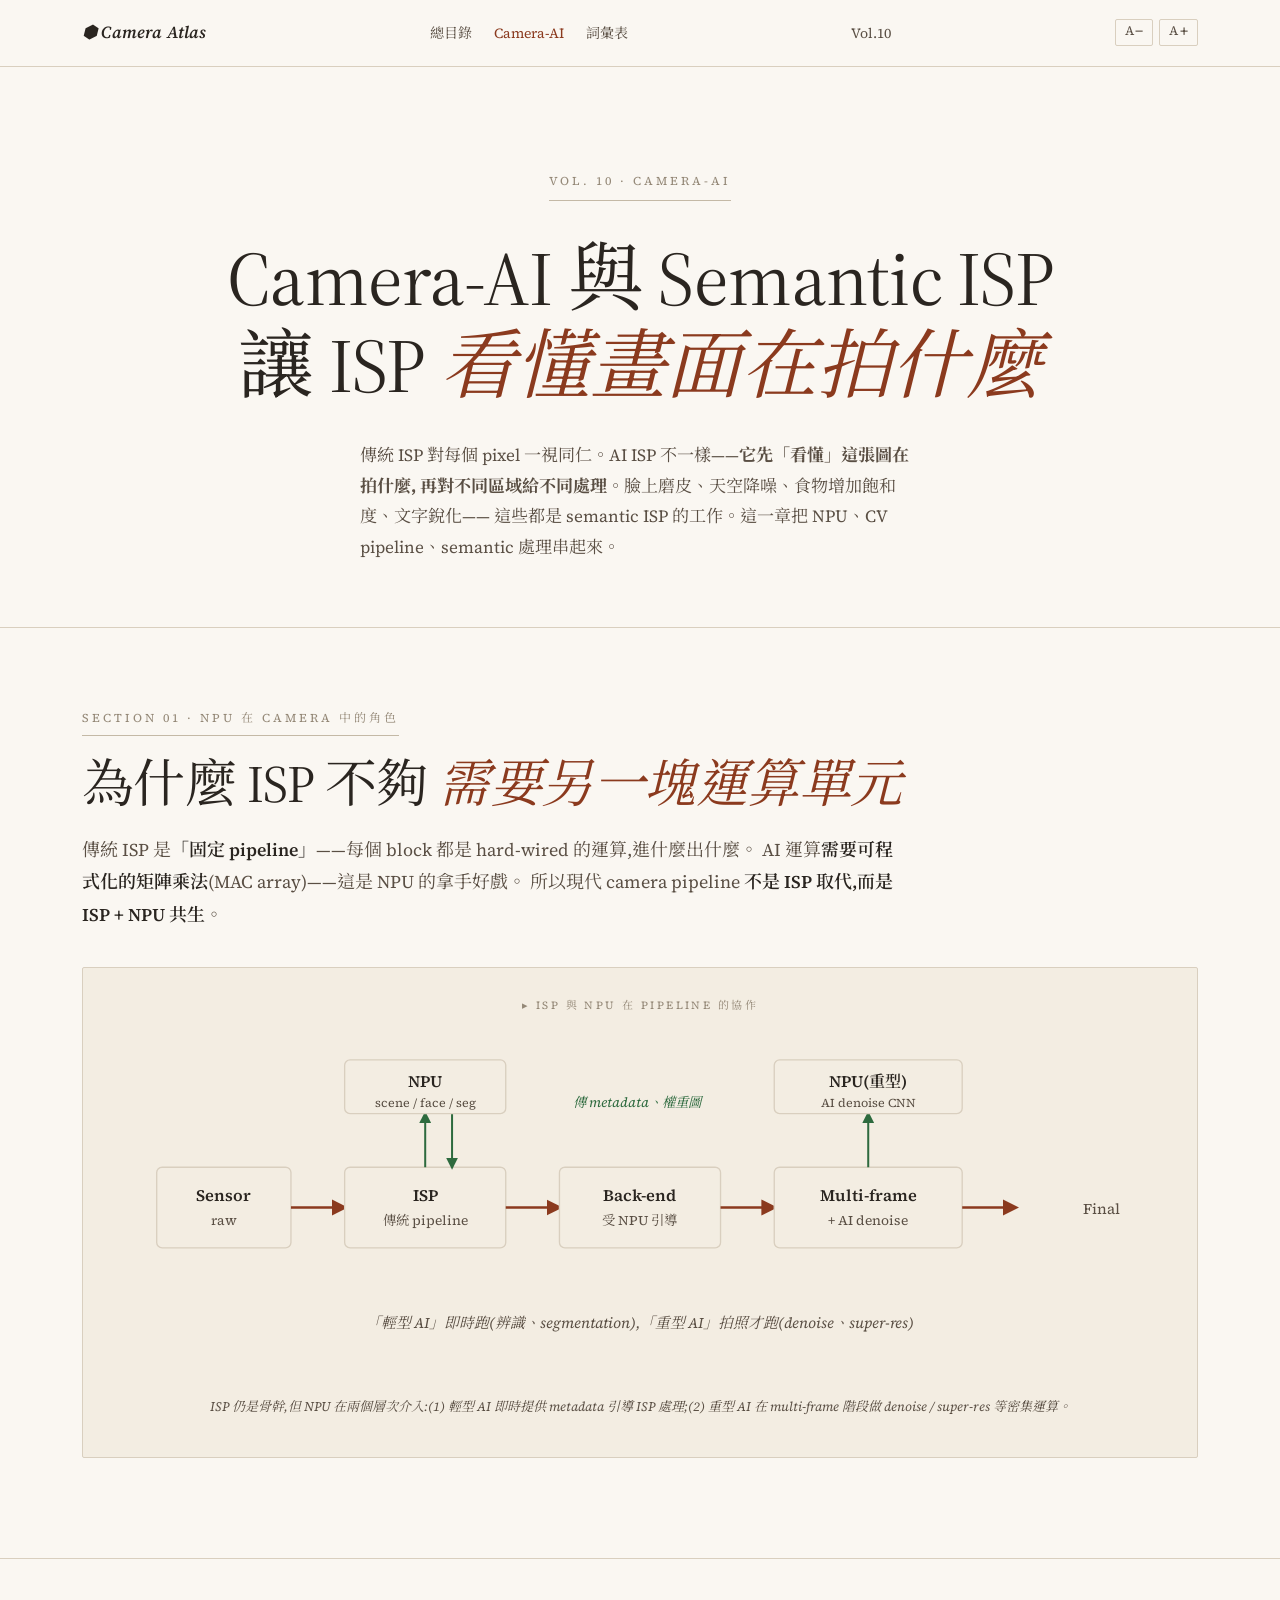
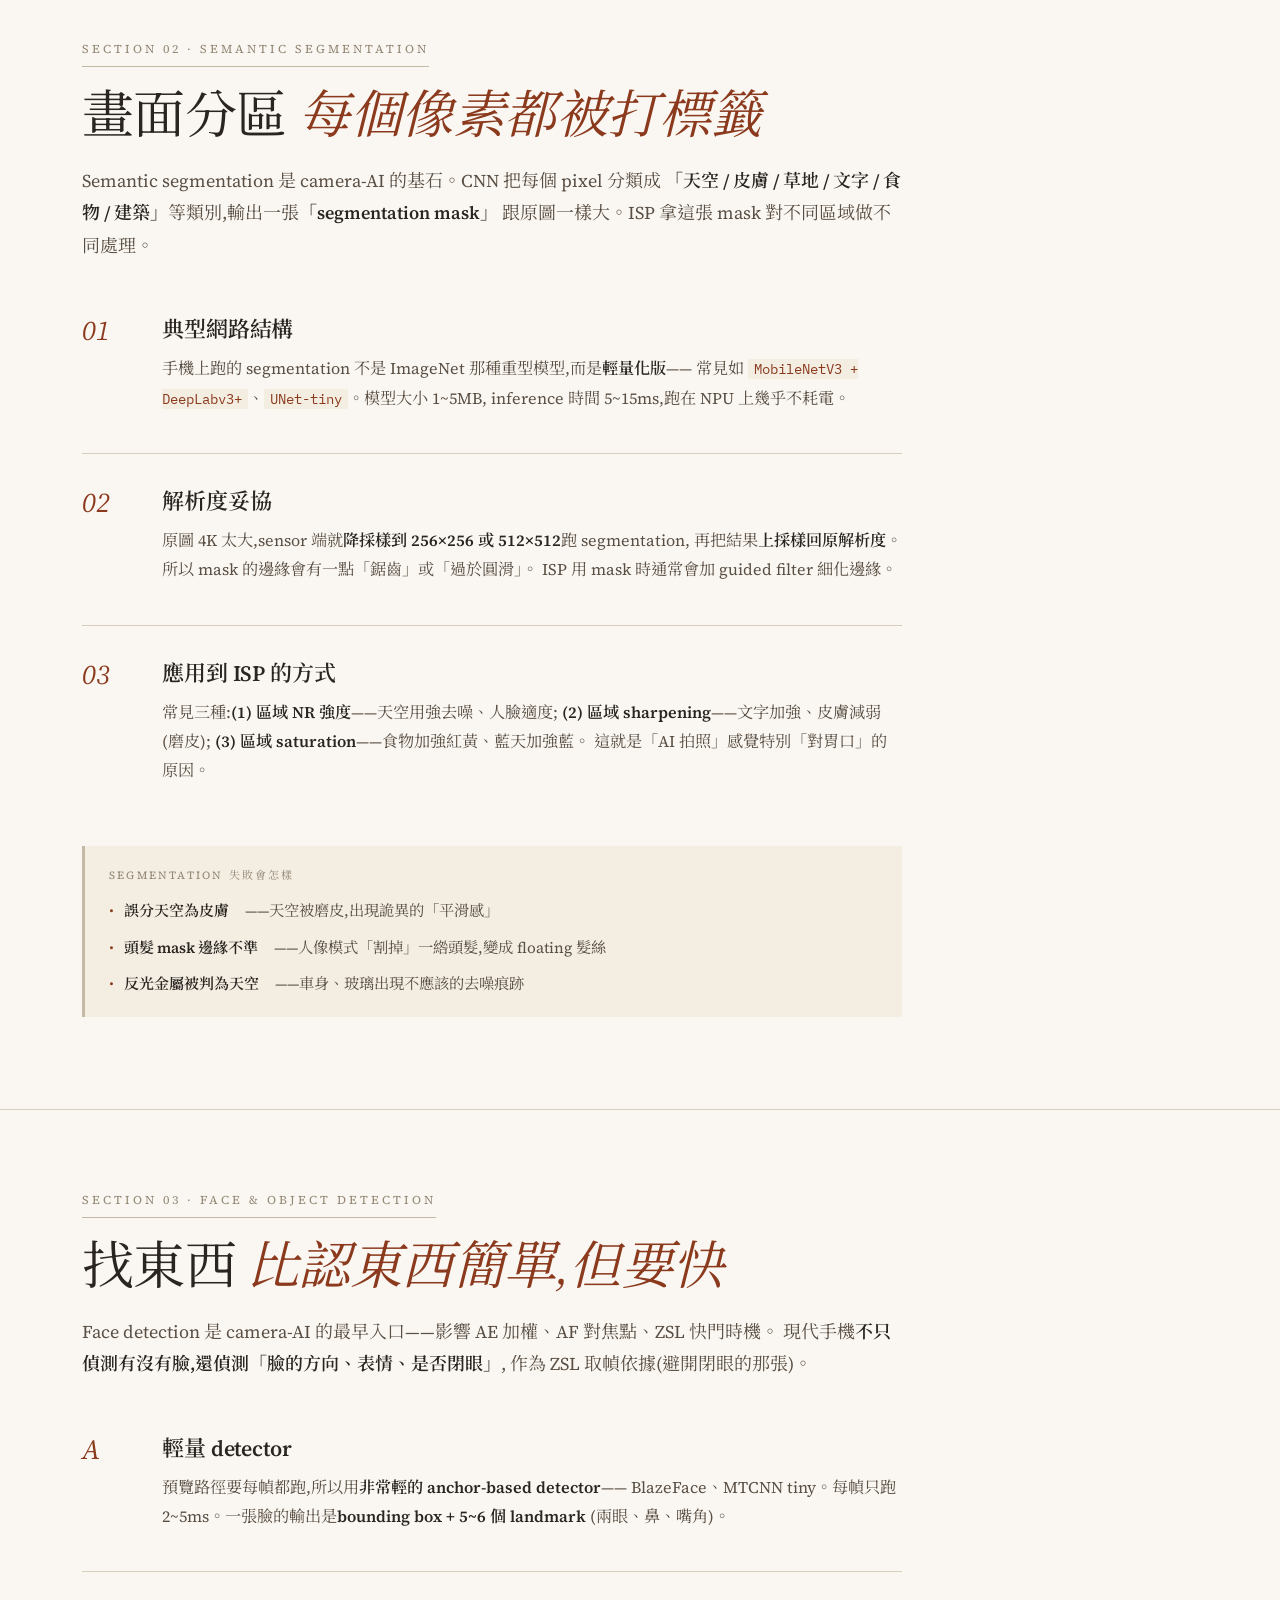
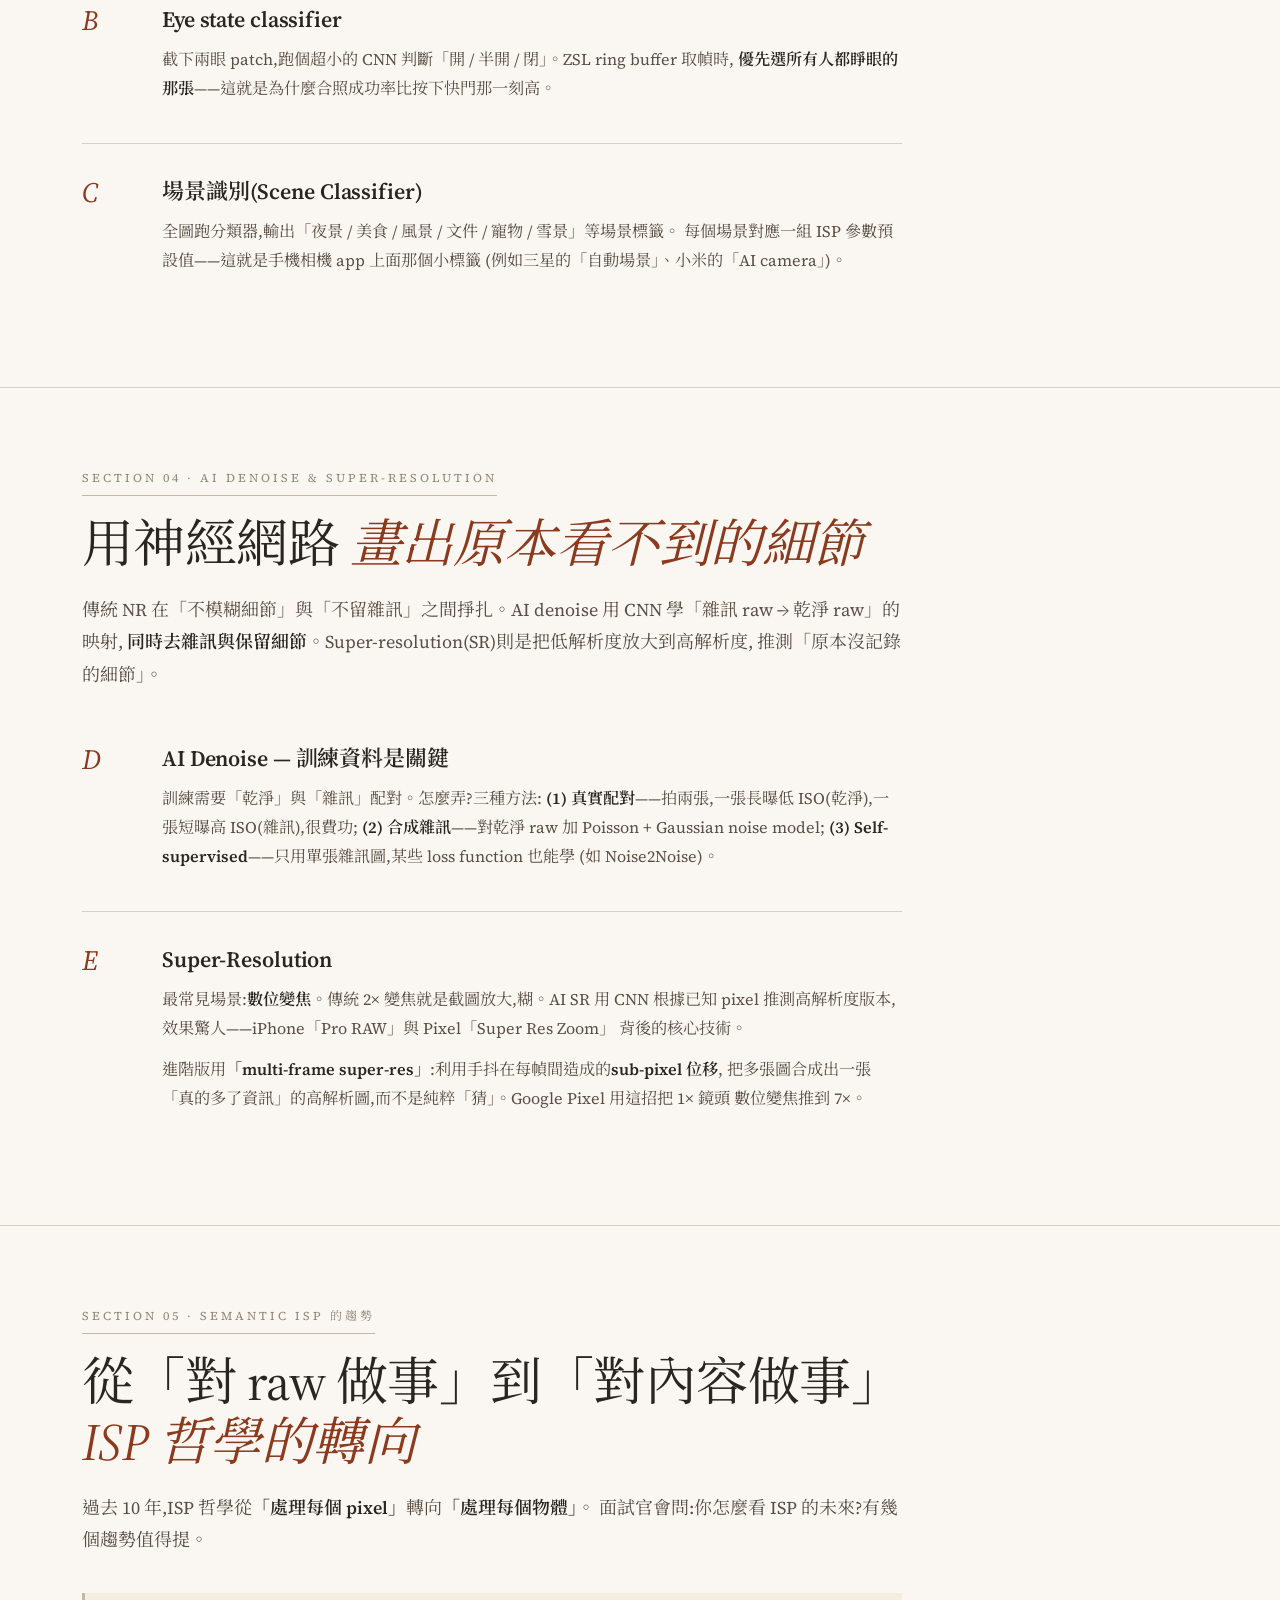
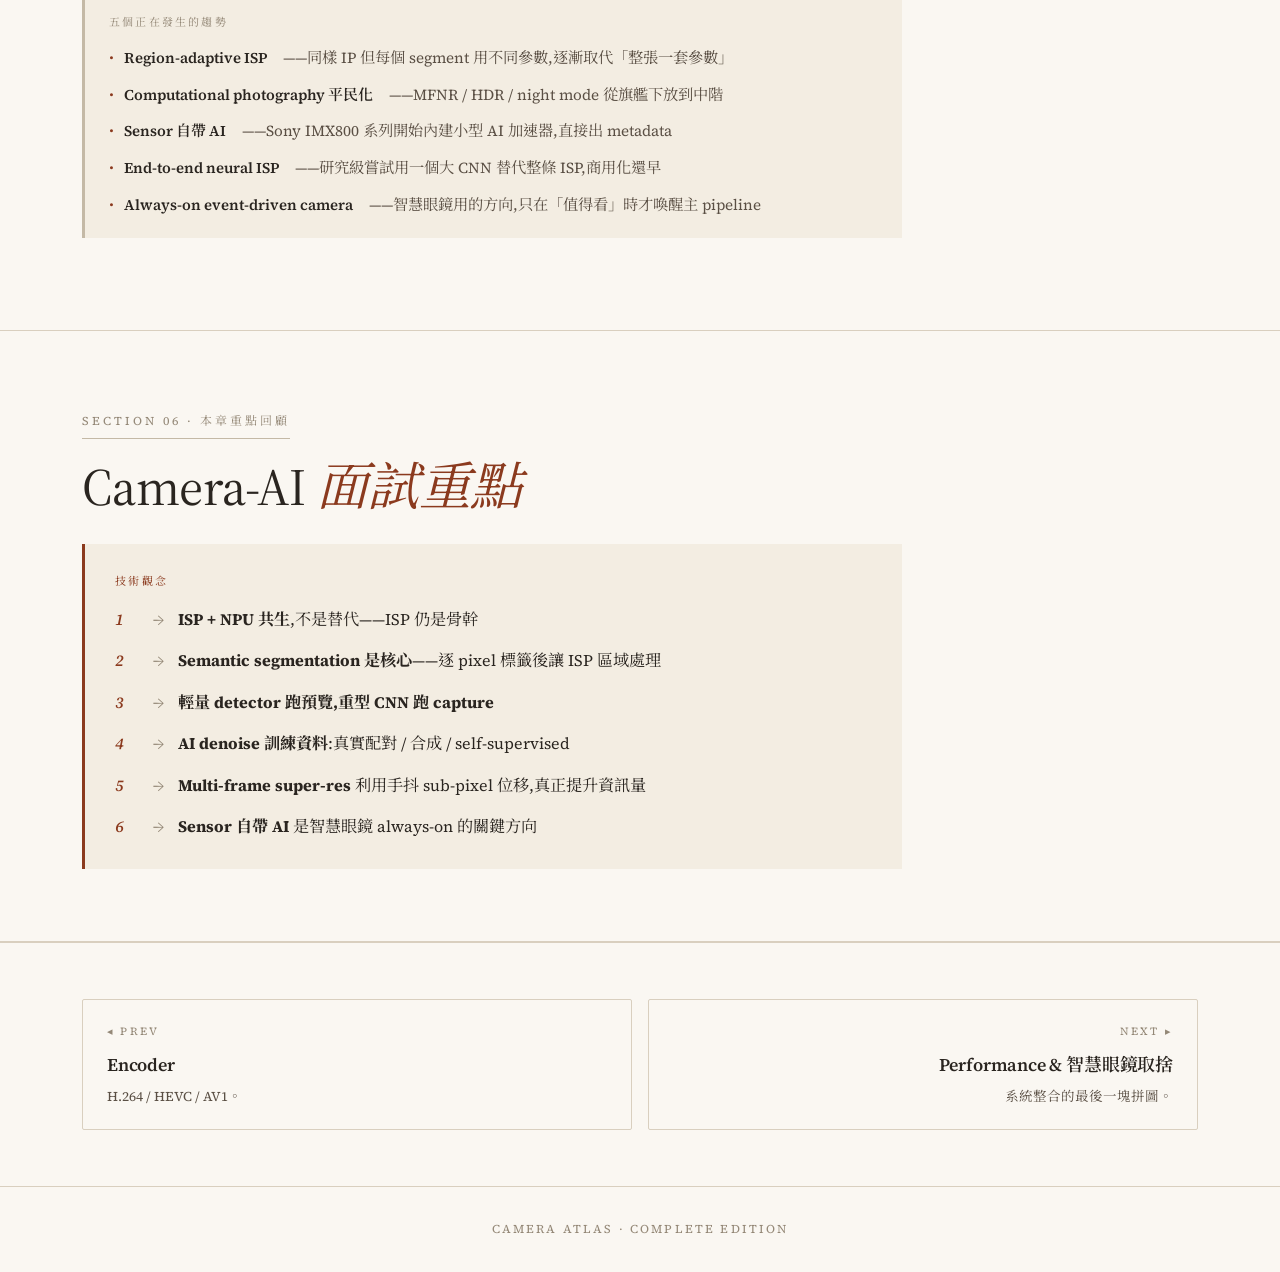
<file: ch10-camera-ai.html>
<!DOCTYPE html>
<html lang="zh-Hant">
<head>
<meta charset="UTF-8">
<meta name="viewport" content="width=device-width, initial-scale=1.0">
<title>Camera-AI 與 Semantic ISP — Camera Atlas</title>
<link rel="preconnect" href="https://fonts.googleapis.com">
<link rel="preconnect" href="https://fonts.gstatic.com" crossorigin>
<link href="https://fonts.googleapis.com/css2?family=Source+Serif+4:ital,opsz,wght@0,8..60,400;0,8..60,600;0,8..60,700;1,8..60,400;1,8..60,600&family=Noto+Serif+TC:wght@400;500;700&family=IBM+Plex+Mono:wght@400;500&display=swap" rel="stylesheet">
<script>(function(){try{var s=parseInt(localStorage.getItem('webatlas_text_size'),10);var a=[15,16,17,18,19,20,22,24];if(!isNaN(s)&&s>=0&&s<a.length){document.documentElement.style.setProperty('--reader-fz',a[s]+'px');}}catch(e){}})();</script>
<link rel="stylesheet" href="style.css">
<script defer src="reader.js"></script>
</head>
<body>

<header class="top-bar">
  <div class="container">
    <div class="top-bar-inner">
      <a href="index.html" class="logo">⬢ Camera Atlas</a>
      <nav>
        <a href="index.html">總目錄</a>
        <a href="ch10-camera-ai.html" class="active">Camera-AI</a>
        <a href="glossary.html">詞彙表</a>
      </nav>
      <span>Vol.10</span>
      <div class="font-control" role="group" aria-label="字體大小">
        <button type="button" class="fz-btn" data-action="dec" aria-label="縮小字體">A<span class="fz-sym">−</span></button>
        <button type="button" class="fz-btn" data-action="inc" aria-label="放大字體">A<span class="fz-sym">+</span></button>
      </div>
    </div>
  </div>
</header>

<section class="hero">
  <div class="container">
    <div class="kicker">
      <span class="dot"></span>
      Vol. 10 · Camera-AI
    </div>
    <h1>Camera-AI 與 Semantic ISP<br>讓 ISP <em>看懂畫面在拍什麼</em></h1>
    <p class="hero-sub">
      傳統 ISP 對每個 pixel 一視同仁。AI ISP 不一樣——<strong>它先「看懂」這張圖在拍什麼,
      再對不同區域給不同處理</strong>。臉上磨皮、天空降噪、食物增加飽和度、文字銳化——
      這些都是 semantic ISP 的工作。這一章把 NPU、CV pipeline、semantic 處理串起來。
    </p>
  </div>
</section>

<section class="section">
  <div class="container">
    <div class="section-tag">Section 01 · NPU 在 camera 中的角色</div>
    <h2>為什麼 ISP 不夠 <em>需要另一塊運算單元</em></h2>
    <p class="lead">
      傳統 ISP 是<strong>「固定 pipeline」</strong>——每個 block 都是 hard-wired 的運算,進什麼出什麼。
      AI 運算<strong>需要可程式化的矩陣乘法</strong>(MAC array)——這是 NPU 的拿手好戲。
      所以現代 camera pipeline <strong>不是 ISP 取代,而是 ISP + NPU 共生</strong>。
    </p>

    <div class="diagram">
      <div class="diagram-title">▸ ISP 與 NPU 在 pipeline 的協作</div>
      <svg viewBox="0 0 800 260" xmlns="http://www.w3.org/2000/svg">
        <!-- Sensor -->
        <rect x="40" y="100" width="100" height="60" rx="4" fill="#f3ede2" stroke="#d9cfbf"/>
        <text x="90" y="125" fill="#2a2520" font-family="Source Serif 4" font-size="12" font-weight="600" text-anchor="middle">Sensor</text>
        <text x="90" y="143" fill="#5a4f44" font-family="Source Serif 4" font-size="10" text-anchor="middle">raw</text>

        <line x1="140" y1="130" x2="180" y2="130" stroke="#8b3a1e" stroke-width="2" marker-end="url(#af)"/>

        <!-- ISP -->
        <rect x="180" y="100" width="120" height="60" rx="4" fill="#f3ede2" stroke="#d9cfbf"/>
        <text x="240" y="125" fill="#2a2520" font-family="Source Serif 4" font-size="12" font-weight="600" text-anchor="middle">ISP</text>
        <text x="240" y="143" fill="#5a4f44" font-family="Source Serif 4" font-size="10" text-anchor="middle">傳統 pipeline</text>

        <!-- Bidirectional with NPU -->
        <line x1="240" y1="100" x2="240" y2="60" stroke="#2d6a3e" stroke-width="1.5" marker-end="url(#ag)"/>
        <line x1="260" y1="60" x2="260" y2="100" stroke="#2d6a3e" stroke-width="1.5" marker-end="url(#ag)"/>

        <rect x="180" y="20" width="120" height="40" rx="4" fill="#f3ede2" stroke="#d9cfbf"/>
        <text x="240" y="40" fill="#2a2520" font-family="Source Serif 4" font-size="12" font-weight="600" text-anchor="middle">NPU</text>
        <text x="240" y="55" fill="#5a4f44" font-family="Source Serif 4" font-size="9" text-anchor="middle">scene / face / seg</text>

        <text x="350" y="55" fill="#2d6a3e" font-family="Source Serif 4" font-size="10" font-style="italic">傳 metadata、權重圖</text>

        <line x1="300" y1="130" x2="340" y2="130" stroke="#8b3a1e" stroke-width="2" marker-end="url(#af)"/>

        <!-- Back-end -->
        <rect x="340" y="100" width="120" height="60" rx="4" fill="#f3ede2" stroke="#d9cfbf"/>
        <text x="400" y="125" fill="#2a2520" font-family="Source Serif 4" font-size="12" font-weight="600" text-anchor="middle">Back-end</text>
        <text x="400" y="143" fill="#5a4f44" font-family="Source Serif 4" font-size="10" text-anchor="middle">受 NPU 引導</text>

        <line x1="460" y1="130" x2="500" y2="130" stroke="#8b3a1e" stroke-width="2" marker-end="url(#af)"/>

        <!-- Multi-frame + AI -->
        <rect x="500" y="100" width="140" height="60" rx="4" fill="#f3ede2" stroke="#d9cfbf"/>
        <text x="570" y="125" fill="#2a2520" font-family="Source Serif 4" font-size="12" font-weight="600" text-anchor="middle">Multi-frame</text>
        <text x="570" y="143" fill="#5a4f44" font-family="Source Serif 4" font-size="10" text-anchor="middle">+ AI denoise</text>

        <line x1="570" y1="100" x2="570" y2="60" stroke="#2d6a3e" stroke-width="1.5" marker-end="url(#ag)"/>
        <rect x="500" y="20" width="140" height="40" rx="4" fill="#f3ede2" stroke="#d9cfbf"/>
        <text x="570" y="40" fill="#2a2520" font-family="Source Serif 4" font-size="12" font-weight="600" text-anchor="middle">NPU(重型)</text>
        <text x="570" y="55" fill="#5a4f44" font-family="Source Serif 4" font-size="9" text-anchor="middle">AI denoise CNN</text>

        <line x1="640" y1="130" x2="680" y2="130" stroke="#8b3a1e" stroke-width="2" marker-end="url(#af)"/>
        <text x="730" y="135" fill="#5a4f44" font-family="Source Serif 4" font-size="11">Final</text>

        <text x="400" y="220" fill="#5a4f44" font-family="Source Serif 4" font-size="11" font-style="italic" text-anchor="middle">「輕型 AI」即時跑(辨識、segmentation),「重型 AI」拍照才跑(denoise、super-res)</text>

        <defs>
          <marker id="af" viewBox="0 0 10 10" refX="8" refY="5" markerWidth="6" markerHeight="6" orient="auto">
            <path d="M0,0 L10,5 L0,10 z" fill="#8b3a1e"/>
          </marker>
          <marker id="ag" viewBox="0 0 10 10" refX="8" refY="5" markerWidth="6" markerHeight="6" orient="auto">
            <path d="M0,0 L10,5 L0,10 z" fill="#2d6a3e"/>
          </marker>
        </defs>
      </svg>
      <p class="diagram-caption">ISP 仍是骨幹,但 NPU 在兩個層次介入:(1) 輕型 AI 即時提供 metadata 引導 ISP 處理;(2) 重型 AI 在 multi-frame 階段做 denoise / super-res 等密集運算。</p>
    </div>
  </div>
</section>

<section class="section">
  <div class="container">
    <div class="section-tag">Section 02 · Semantic Segmentation</div>
    <h2>畫面分區 <em>每個像素都被打標籤</em></h2>
    <p class="lead">
      Semantic segmentation 是 camera-AI 的基石。CNN 把每個 pixel 分類成
      <strong>「天空 / 皮膚 / 草地 / 文字 / 食物 / 建築」</strong>等類別,輸出一張<strong>「segmentation mask」</strong>
      跟原圖一樣大。ISP 拿這張 mask 對不同區域做不同處理。
    </p>

    <div class="steps">
      <div class="step">
        <div class="step-marker">01</div>
        <div class="step-content">
          <h3>典型網路結構</h3>
          <p>
            手機上跑的 segmentation 不是 ImageNet 那種重型模型,而是<strong>輕量化版</strong>——
            常見如 <code>MobileNetV3 + DeepLabv3+</code>、<code>UNet-tiny</code>。模型大小 1~5MB,
            inference 時間 5~15ms,跑在 NPU 上幾乎不耗電。
          </p>
        </div>
      </div>

      <div class="step">
        <div class="step-marker">02</div>
        <div class="step-content">
          <h3>解析度妥協</h3>
          <p>
            原圖 4K 太大,sensor 端就<strong>降採樣到 256×256 或 512×512</strong>跑 segmentation,
            再把結果<strong>上採樣回原解析度</strong>。所以 mask 的邊緣會有一點「鋸齒」或「過於圓滑」。
            ISP 用 mask 時通常會加 guided filter 細化邊緣。
          </p>
        </div>
      </div>

      <div class="step">
        <div class="step-marker">03</div>
        <div class="step-content">
          <h3>應用到 ISP 的方式</h3>
          <p>
            常見三種:<strong>(1) 區域 NR 強度</strong>——天空用強去噪、人臉適度;
            <strong>(2) 區域 sharpening</strong>——文字加強、皮膚減弱(磨皮);
            <strong>(3) 區域 saturation</strong>——食物加強紅黃、藍天加強藍。
            這就是「AI 拍照」感覺特別「對胃口」的原因。
          </p>
        </div>
      </div>
    </div>

    <div class="tech-callout">
      <div class="ct-label">Segmentation 失敗會怎樣</div>
      <ul>
        <li><strong>誤分天空為皮膚</strong>——天空被磨皮,出現詭異的「平滑感」</li>
        <li><strong>頭髮 mask 邊緣不準</strong>——人像模式「割掉」一綹頭髮,變成 floating 髮絲</li>
        <li><strong>反光金屬被判為天空</strong>——車身、玻璃出現不應該的去噪痕跡</li>
      </ul>
    </div>
  </div>
</section>

<section class="section">
  <div class="container">
    <div class="section-tag">Section 03 · Face & Object Detection</div>
    <h2>找東西 <em>比認東西簡單,但要快</em></h2>
    <p class="lead">
      Face detection 是 camera-AI 的最早入口——影響 AE 加權、AF 對焦點、ZSL 快門時機。
      現代手機<strong>不只偵測有沒有臉,還偵測「臉的方向、表情、是否閉眼」</strong>,
      作為 ZSL 取幀依據(避開閉眼的那張)。
    </p>

    <div class="steps">
      <div class="step">
        <div class="step-marker">A</div>
        <div class="step-content">
          <h3>輕量 detector</h3>
          <p>
            預覽路徑要每幀都跑,所以用<strong>非常輕的 anchor-based detector</strong>——
            BlazeFace、MTCNN tiny。每幀只跑 2~5ms。一張臉的輸出是<strong>bounding box + 5~6 個 landmark</strong>
            (兩眼、鼻、嘴角)。
          </p>
        </div>
      </div>

      <div class="step">
        <div class="step-marker">B</div>
        <div class="step-content">
          <h3>Eye state classifier</h3>
          <p>
            截下兩眼 patch,跑個超小的 CNN 判斷「開 / 半開 / 閉」。ZSL ring buffer 取幀時,
            <strong>優先選所有人都睜眼的那張</strong>——這就是為什麼合照成功率比按下快門那一刻高。
          </p>
        </div>
      </div>

      <div class="step">
        <div class="step-marker">C</div>
        <div class="step-content">
          <h3>場景識別(Scene Classifier)</h3>
          <p>
            全圖跑分類器,輸出「夜景 / 美食 / 風景 / 文件 / 寵物 / 雪景」等場景標籤。
            每個場景對應一組 ISP 參數預設值——這就是手機相機 app 上面那個小標籤
            (例如三星的「自動場景」、小米的「AI camera」)。
          </p>
        </div>
      </div>
    </div>
  </div>
</section>

<section class="section">
  <div class="container">
    <div class="section-tag">Section 04 · AI Denoise & Super-Resolution</div>
    <h2>用神經網路 <em>畫出原本看不到的細節</em></h2>
    <p class="lead">
      傳統 NR 在「不模糊細節」與「不留雜訊」之間掙扎。AI denoise 用 CNN 學「雜訊 raw → 乾淨 raw」的映射,
      <strong>同時去雜訊與保留細節</strong>。Super-resolution(SR)則是把低解析度放大到高解析度,
      推測「原本沒記錄的細節」。
    </p>

    <div class="steps">
      <div class="step">
        <div class="step-marker">D</div>
        <div class="step-content">
          <h3>AI Denoise — 訓練資料是關鍵</h3>
          <p>
            訓練需要「乾淨」與「雜訊」配對。怎麼弄?三種方法:
            <strong>(1) 真實配對</strong>——拍兩張,一張長曝低 ISO(乾淨),一張短曝高 ISO(雜訊),很費功;
            <strong>(2) 合成雜訊</strong>——對乾淨 raw 加 Poisson + Gaussian noise model;
            <strong>(3) Self-supervised</strong>——只用單張雜訊圖,某些 loss function 也能學
            (如 Noise2Noise)。
          </p>
        </div>
      </div>

      <div class="step">
        <div class="step-marker">E</div>
        <div class="step-content">
          <h3>Super-Resolution</h3>
          <p>
            最常見場景:<strong>數位變焦</strong>。傳統 2× 變焦就是截圖放大,糊。AI SR 用 CNN
            根據已知 pixel 推測高解析度版本,效果驚人——iPhone「Pro RAW」與 Pixel「Super Res Zoom」
            背後的核心技術。
          </p>
          <p>
            進階版用<strong>「multi-frame super-res」</strong>:利用手抖在每幀間造成的<strong>sub-pixel 位移</strong>,
            把多張圖合成出一張「真的多了資訊」的高解析圖,而不是純粹「猜」。Google Pixel 用這招把 1× 鏡頭
            數位變焦推到 7×。
          </p>
        </div>
      </div>
    </div>
  </div>
</section>

<section class="section">
  <div class="container">
    <div class="section-tag">Section 05 · Semantic ISP 的趨勢</div>
    <h2>從「對 raw 做事」到「對內容做事」<em>ISP 哲學的轉向</em></h2>
    <p class="lead">
      過去 10 年,ISP 哲學從<strong>「處理每個 pixel」</strong>轉向<strong>「處理每個物體」</strong>。
      面試官會問:你怎麼看 ISP 的未來?有幾個趨勢值得提。
    </p>

    <div class="tech-callout">
      <div class="ct-label">五個正在發生的趨勢</div>
      <ul>
        <li><strong>Region-adaptive ISP</strong>——同樣 IP 但每個 segment 用不同參數,逐漸取代「整張一套參數」</li>
        <li><strong>Computational photography 平民化</strong>——MFNR / HDR / night mode 從旗艦下放到中階</li>
        <li><strong>Sensor 自帶 AI</strong>——Sony IMX800 系列開始內建小型 AI 加速器,直接出 metadata</li>
        <li><strong>End-to-end neural ISP</strong>——研究級嘗試用一個大 CNN 替代整條 ISP,商用化還早</li>
        <li><strong>Always-on event-driven camera</strong>——智慧眼鏡用的方向,只在「值得看」時才喚醒主 pipeline</li>
      </ul>
    </div>
  </div>
</section>

<section class="section">
  <div class="container">
    <div class="section-tag">Section 06 · 本章重點回顧</div>
    <h2>Camera-AI <em>面試重點</em></h2>

    <div class="scenario-card">
      <div class="label">技術觀念</div>
      <div class="actions">
        <div class="action-line">
          <span class="num">1</span>
          <span class="arrow">→</span>
          <span><strong>ISP + NPU 共生</strong>,不是替代——ISP 仍是骨幹</span>
        </div>
        <div class="action-line">
          <span class="num">2</span>
          <span class="arrow">→</span>
          <span><strong>Semantic segmentation 是核心</strong>——逐 pixel 標籤後讓 ISP 區域處理</span>
        </div>
        <div class="action-line">
          <span class="num">3</span>
          <span class="arrow">→</span>
          <span><strong>輕量 detector 跑預覽,重型 CNN 跑 capture</strong></span>
        </div>
        <div class="action-line">
          <span class="num">4</span>
          <span class="arrow">→</span>
          <span><strong>AI denoise 訓練資料</strong>:真實配對 / 合成 / self-supervised</span>
        </div>
        <div class="action-line">
          <span class="num">5</span>
          <span class="arrow">→</span>
          <span><strong>Multi-frame super-res</strong> 利用手抖 sub-pixel 位移,真正提升資訊量</span>
        </div>
        <div class="action-line">
          <span class="num">6</span>
          <span class="arrow">→</span>
          <span><strong>Sensor 自帶 AI</strong> 是智慧眼鏡 always-on 的關鍵方向</span>
        </div>
      </div>
    </div>
  </div>
</section>

<section class="chapter-nav">
  <div class="container">
    <div class="chapter-nav-grid">
      <a href="ch09-encoder.html" class="nav-card prev">
        <div class="label">Prev</div>
        <h4>Encoder</h4>
        <p>H.264 / HEVC / AV1。</p>
      </a>
      <a href="ch11-performance-glasses.html" class="nav-card next">
        <div class="label">Next</div>
        <h4>Performance &amp; 智慧眼鏡取捨</h4>
        <p>系統整合的最後一塊拼圖。</p>
      </a>
    </div>
  </div>
</section>

<footer>
  <div class="container">
    Camera Atlas · Complete Edition
  </div>
</footer>

</body>
</html>
</file>
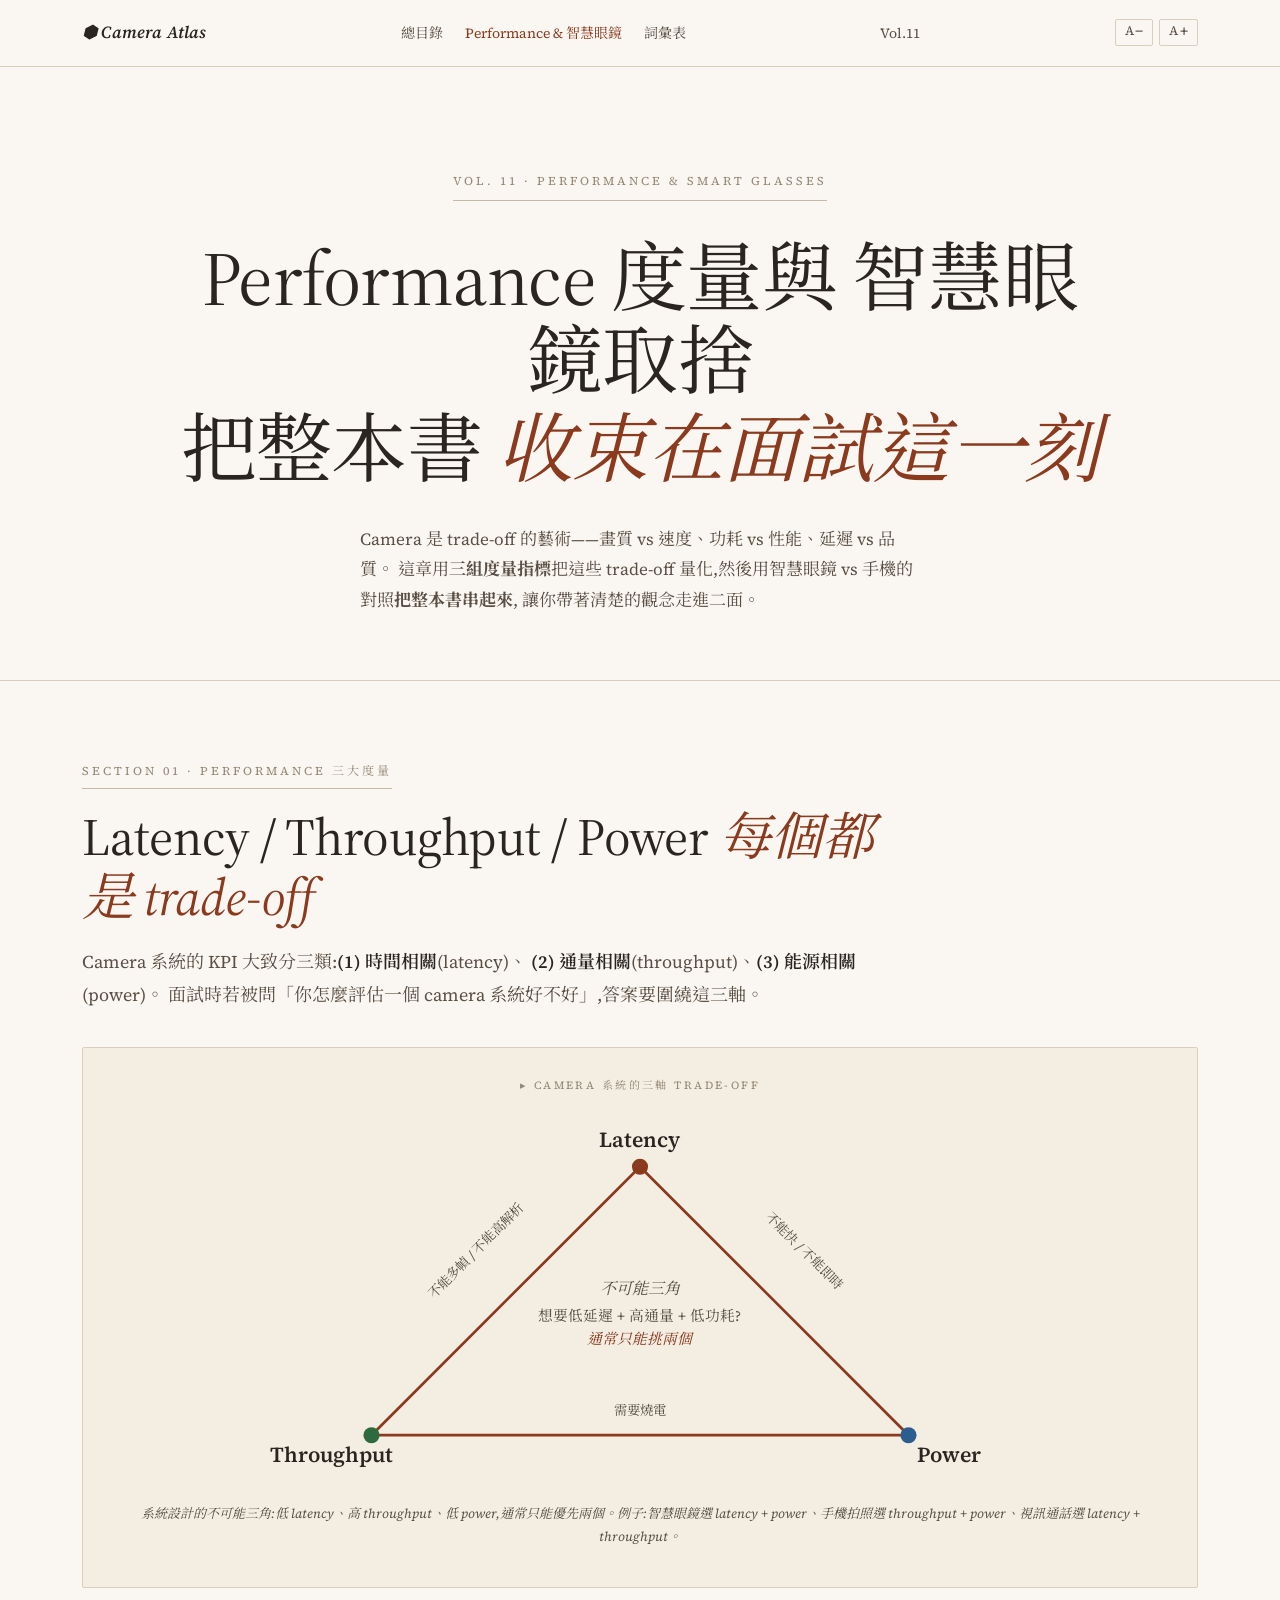
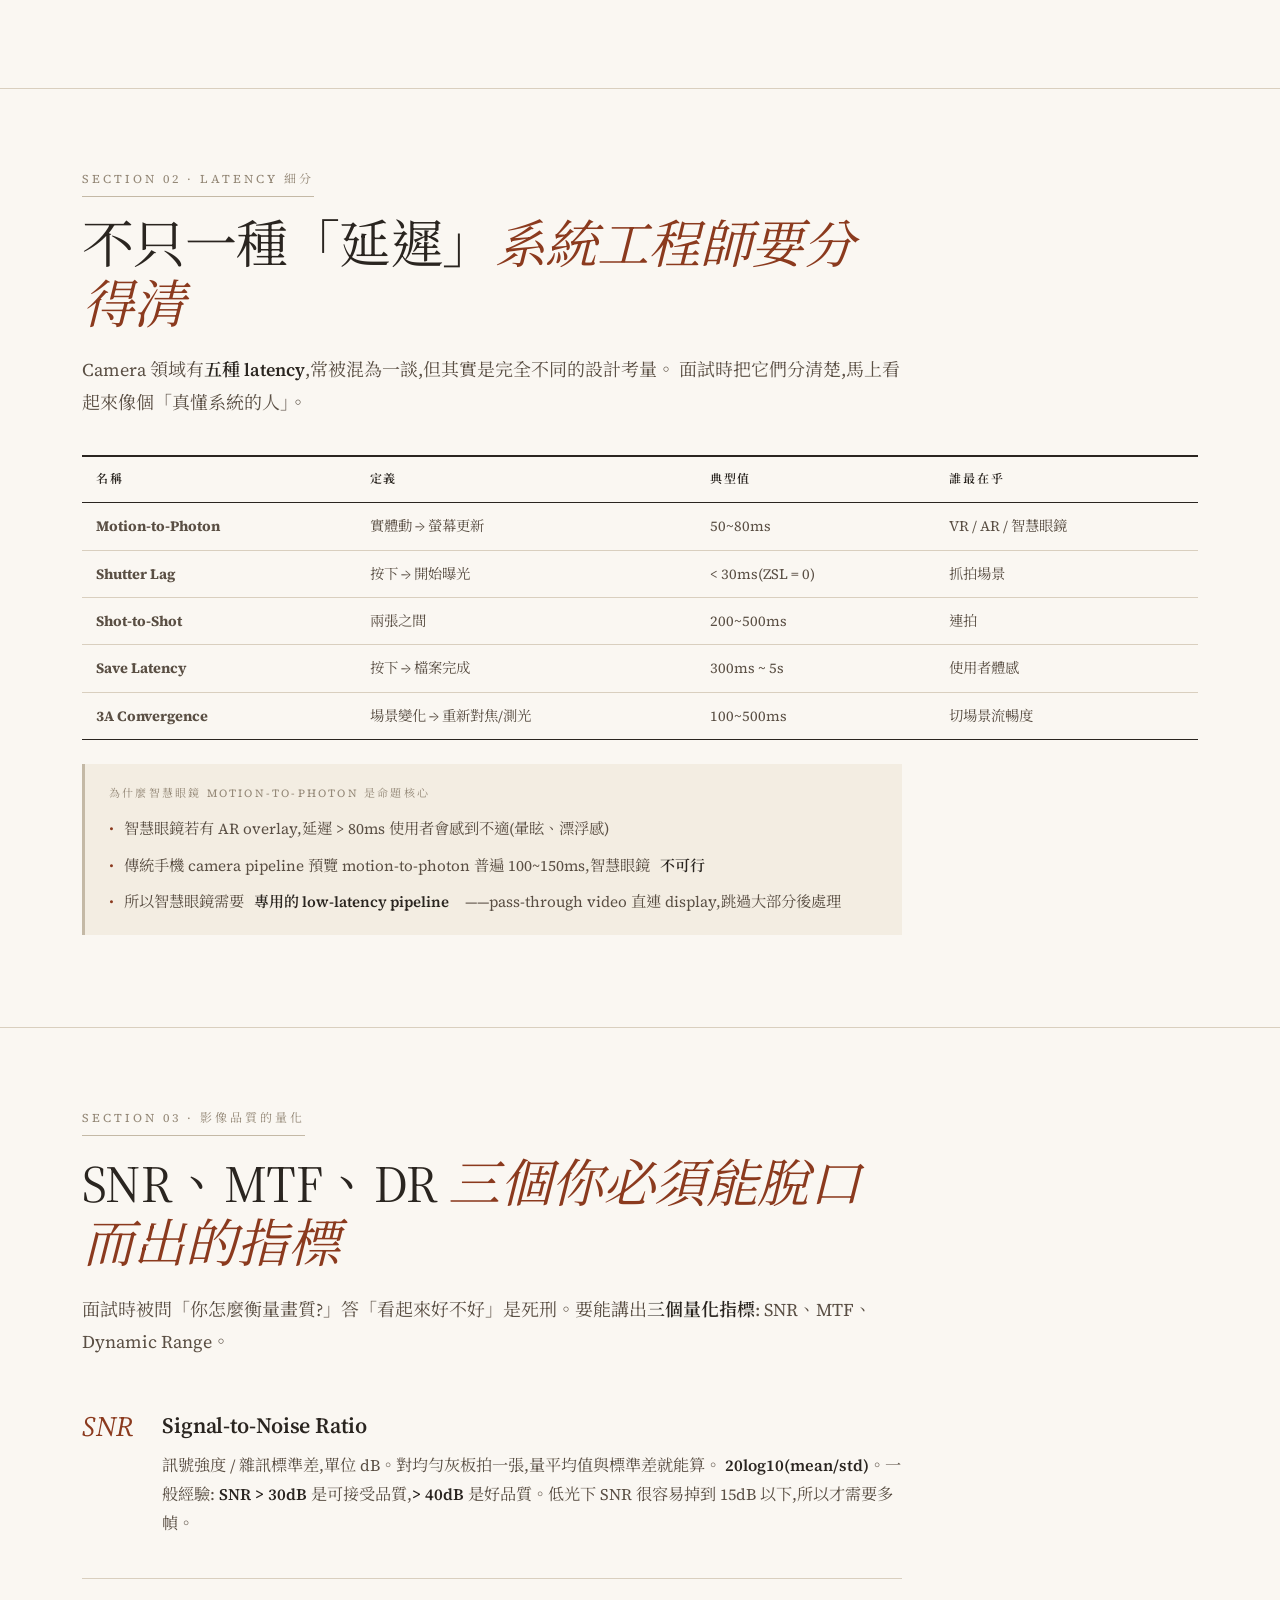
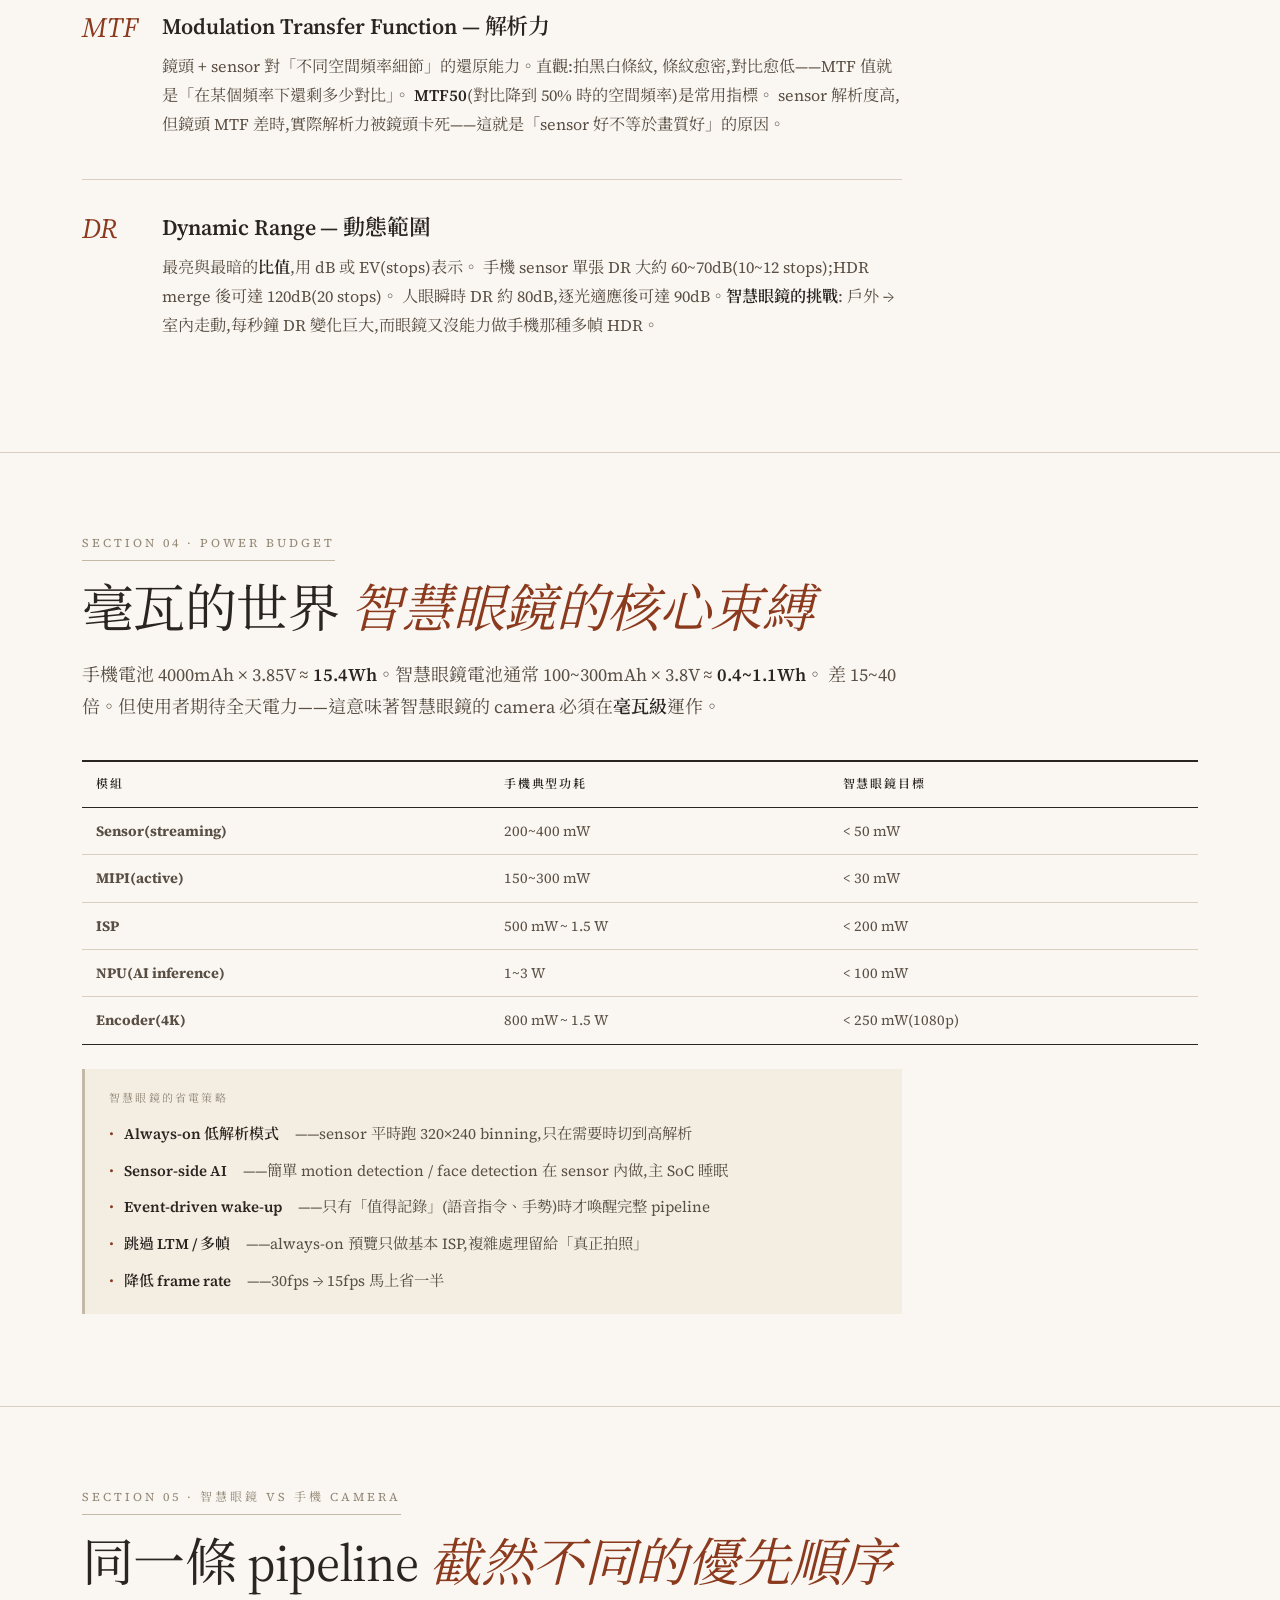
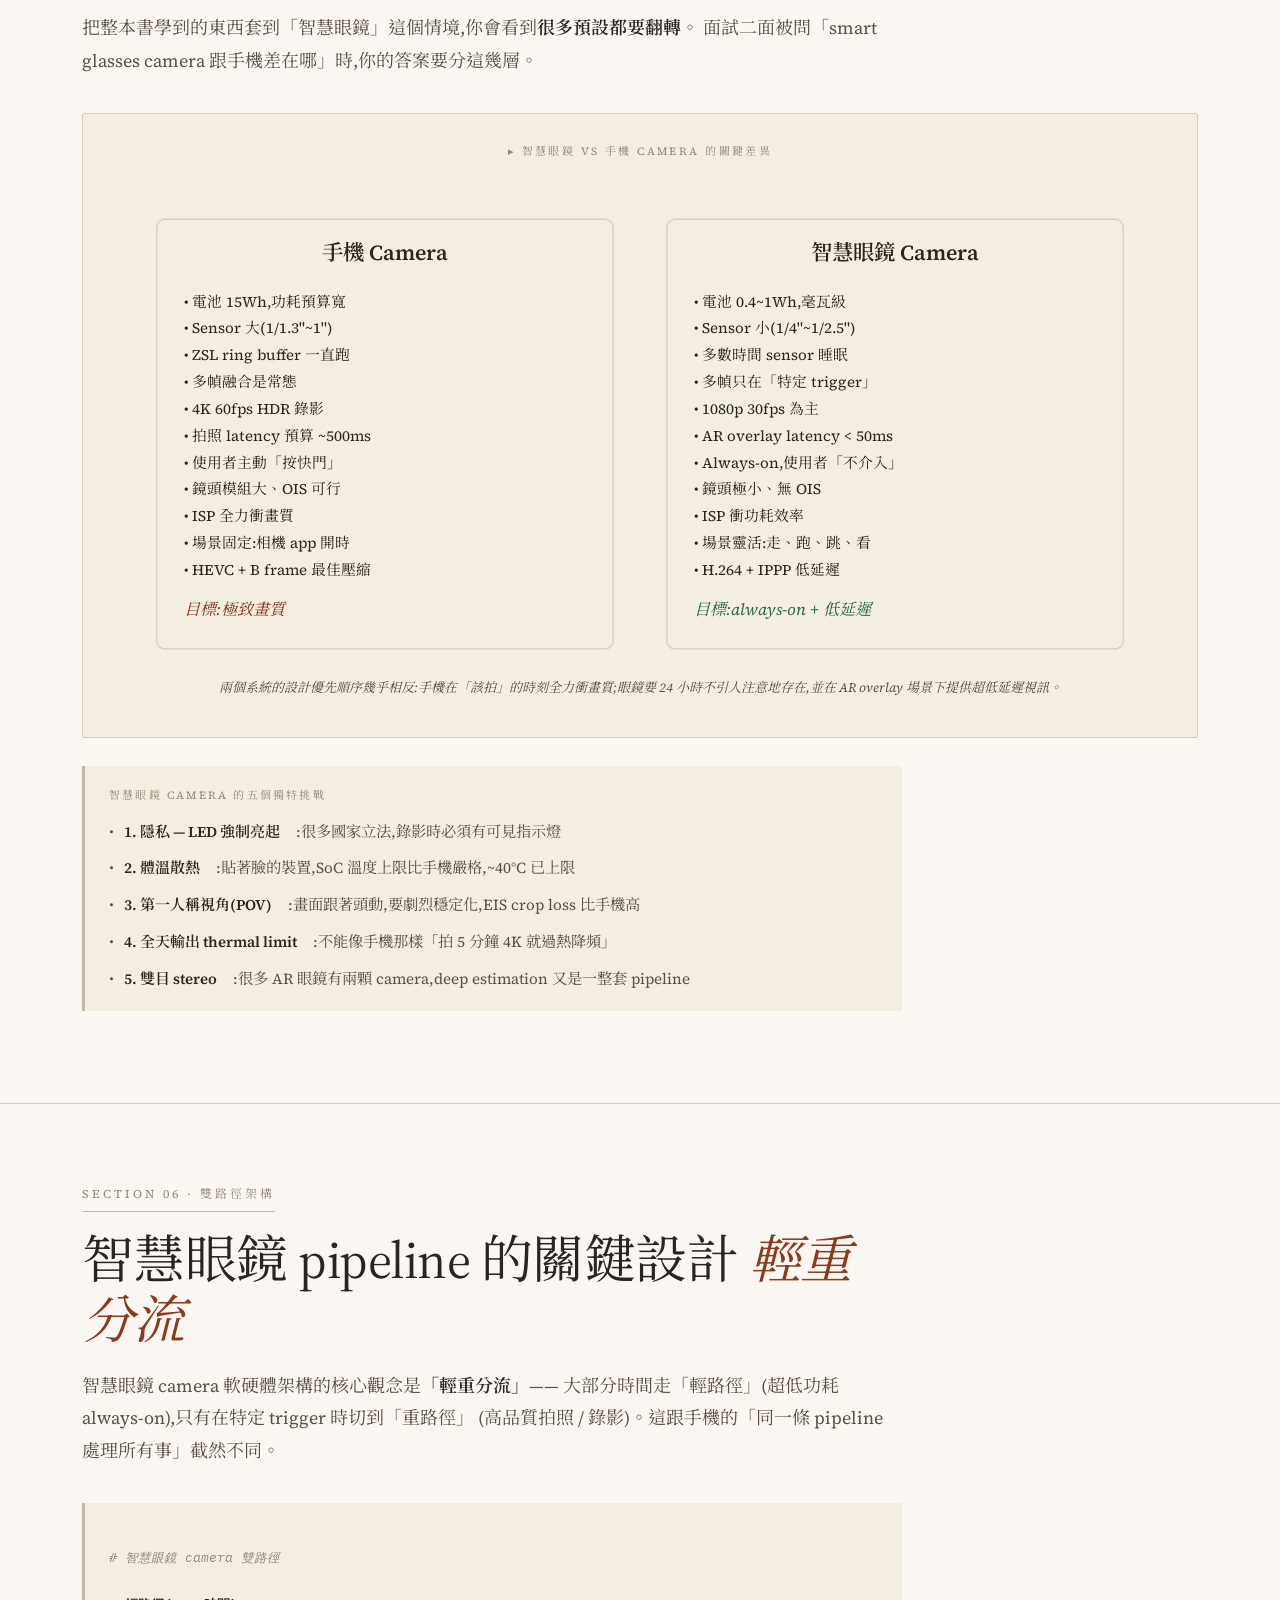
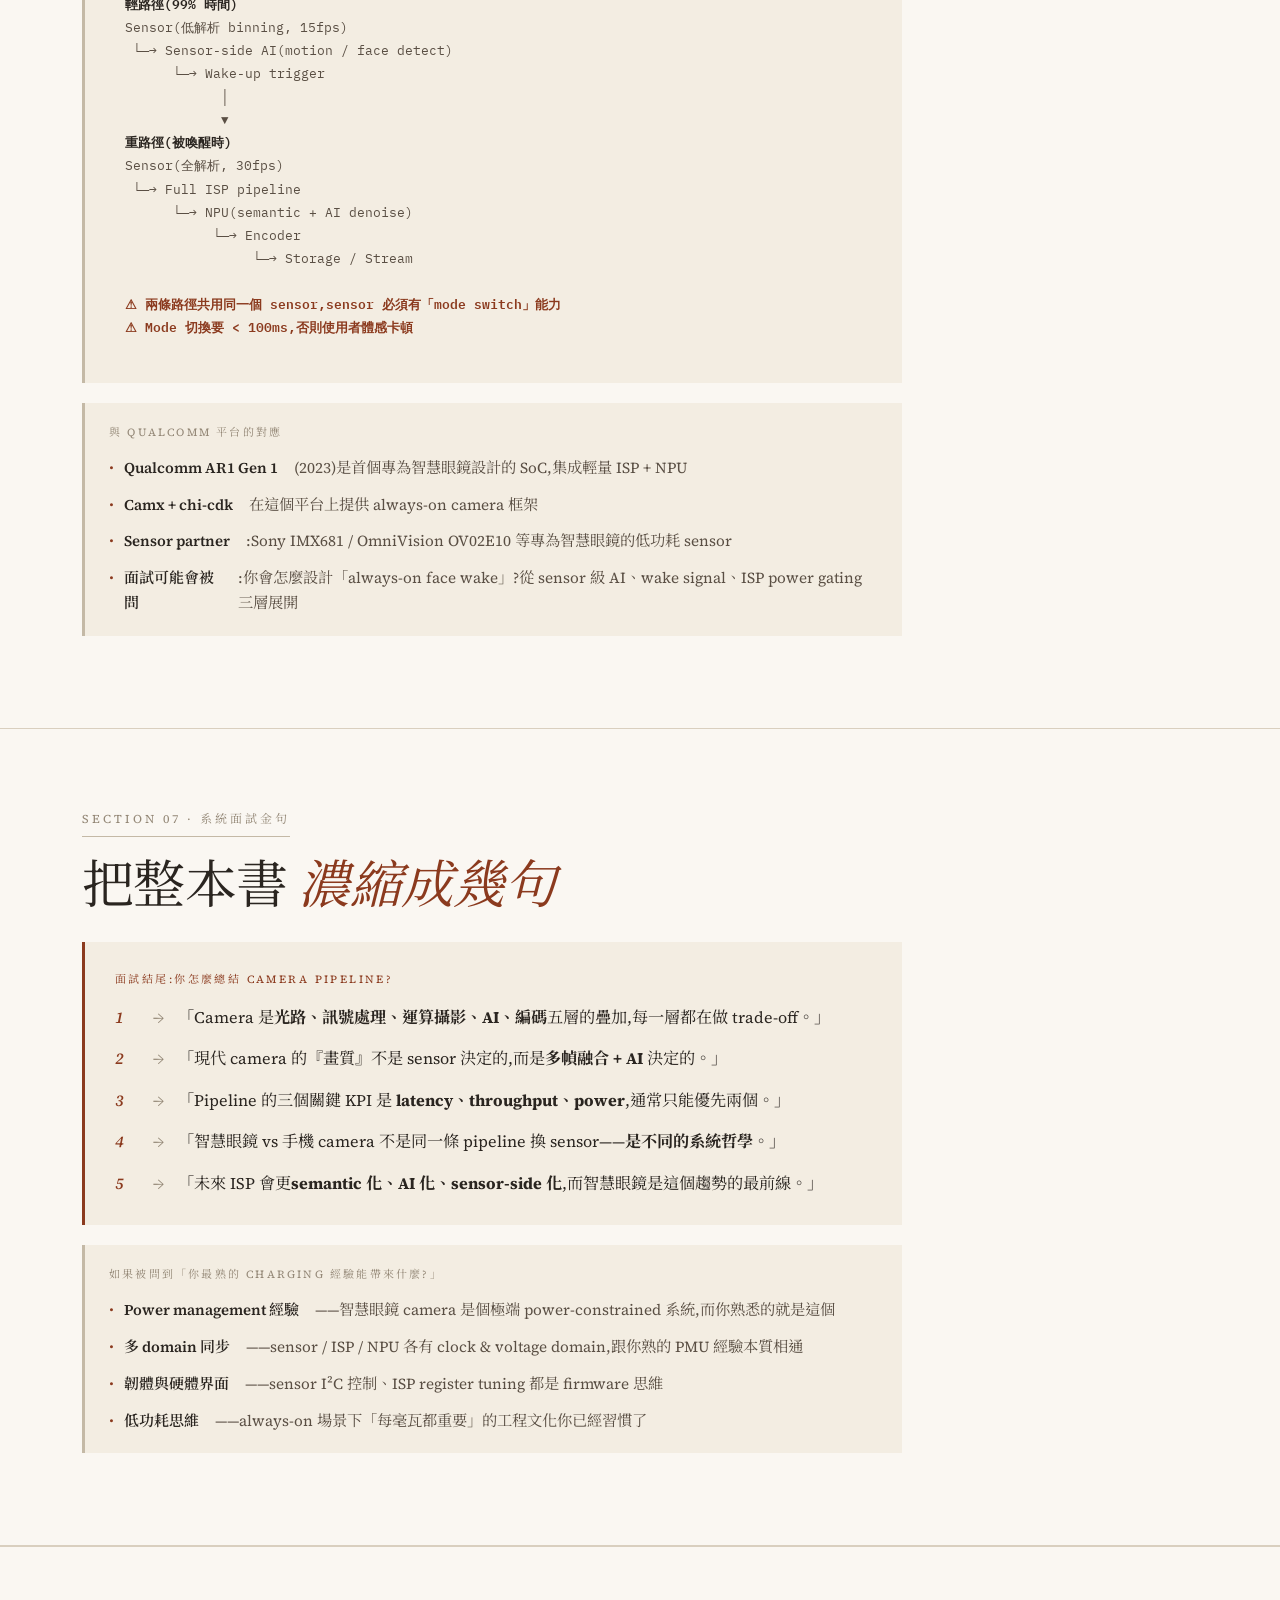
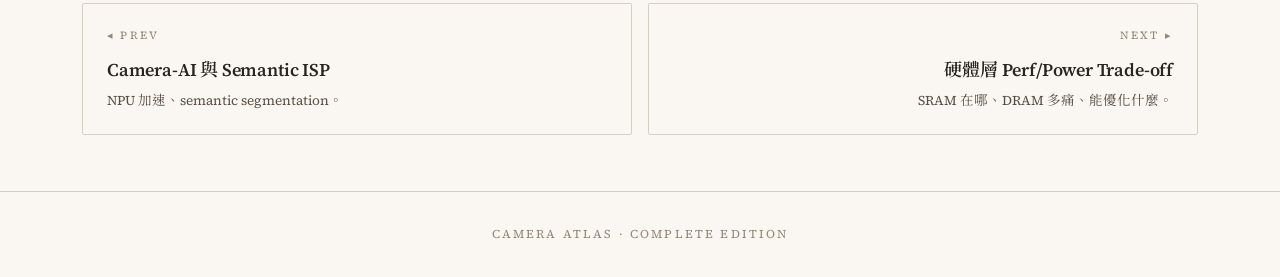
<file: ch11-performance-glasses.html>
<!DOCTYPE html>
<html lang="zh-Hant">
<head>
<meta charset="UTF-8">
<meta name="viewport" content="width=device-width, initial-scale=1.0">
<title>Performance 度量與智慧眼鏡取捨 — Camera Atlas</title>
<link rel="preconnect" href="https://fonts.googleapis.com">
<link rel="preconnect" href="https://fonts.gstatic.com" crossorigin>
<link href="https://fonts.googleapis.com/css2?family=Source+Serif+4:ital,opsz,wght@0,8..60,400;0,8..60,600;0,8..60,700;1,8..60,400;1,8..60,600&family=Noto+Serif+TC:wght@400;500;700&family=IBM+Plex+Mono:wght@400;500&display=swap" rel="stylesheet">
<script>(function(){try{var s=parseInt(localStorage.getItem('webatlas_text_size'),10);var a=[15,16,17,18,19,20,22,24];if(!isNaN(s)&&s>=0&&s<a.length){document.documentElement.style.setProperty('--reader-fz',a[s]+'px');}}catch(e){}})();</script>
<link rel="stylesheet" href="style.css">
<script defer src="reader.js"></script>
</head>
<body>

<header class="top-bar">
  <div class="container">
    <div class="top-bar-inner">
      <a href="index.html" class="logo">⬢ Camera Atlas</a>
      <nav>
        <a href="index.html">總目錄</a>
        <a href="ch11-performance-glasses.html" class="active">Performance &amp; 智慧眼鏡</a>
        <a href="glossary.html">詞彙表</a>
      </nav>
      <span>Vol.11</span>
      <div class="font-control" role="group" aria-label="字體大小">
        <button type="button" class="fz-btn" data-action="dec" aria-label="縮小字體">A<span class="fz-sym">−</span></button>
        <button type="button" class="fz-btn" data-action="inc" aria-label="放大字體">A<span class="fz-sym">+</span></button>
      </div>
    </div>
  </div>
</header>

<section class="hero">
  <div class="container">
    <div class="kicker">
      <span class="dot"></span>
      Vol. 11 · Performance &amp; Smart Glasses
    </div>
    <h1>Performance 度量與 智慧眼鏡取捨<br>把整本書 <em>收束在面試這一刻</em></h1>
    <p class="hero-sub">
      Camera 是 trade-off 的藝術——畫質 vs 速度、功耗 vs 性能、延遲 vs 品質。
      這章用<strong>三組度量指標</strong>把這些 trade-off 量化,然後用智慧眼鏡 vs 手機的對照<strong>把整本書串起來</strong>,
      讓你帶著清楚的觀念走進二面。
    </p>
  </div>
</section>

<section class="section">
  <div class="container">
    <div class="section-tag">Section 01 · Performance 三大度量</div>
    <h2>Latency / Throughput / Power <em>每個都是 trade-off</em></h2>
    <p class="lead">
      Camera 系統的 KPI 大致分三類:<strong>(1) 時間相關</strong>(latency)、
      <strong>(2) 通量相關</strong>(throughput)、<strong>(3) 能源相關</strong>(power)。
      面試時若被問「你怎麼評估一個 camera 系統好不好」,答案要圍繞這三軸。
    </p>

    <div class="diagram">
      <div class="diagram-title">▸ Camera 系統的三軸 trade-off</div>
      <svg viewBox="0 0 800 280" xmlns="http://www.w3.org/2000/svg">
        <!-- Triangle -->
        <polygon points="400,40 200,240 600,240" fill="none" stroke="#8b3a1e" stroke-width="2"/>

        <!-- Vertices labels -->
        <circle cx="400" cy="40" r="6" fill="#8b3a1e"/>
        <text x="400" y="25" fill="#2a2520" font-family="Source Serif 4" font-size="16" font-weight="600" text-anchor="middle">Latency</text>

        <circle cx="200" cy="240" r="6" fill="#2d6a3e"/>
        <text x="170" y="260" fill="#2a2520" font-family="Source Serif 4" font-size="16" font-weight="600" text-anchor="middle">Throughput</text>

        <circle cx="600" cy="240" r="6" fill="#2c5d8f"/>
        <text x="630" y="260" fill="#2a2520" font-family="Source Serif 4" font-size="16" font-weight="600" text-anchor="middle">Power</text>

        <!-- Examples in center -->
        <text x="400" y="135" fill="#5a4f44" font-family="Source Serif 4" font-size="12" font-style="italic" text-anchor="middle">不可能三角</text>
        <text x="400" y="155" fill="#5a4f44" font-family="Source Serif 4" font-size="11" text-anchor="middle">想要低延遲 + 高通量 + 低功耗?</text>
        <text x="400" y="172" fill="#8b3a1e" font-family="Source Serif 4" font-size="11" font-style="italic" text-anchor="middle">通常只能挑兩個</text>

        <!-- Side annotations -->
        <text x="280" y="105" fill="#5a4f44" font-family="Source Serif 4" font-size="10" text-anchor="middle" transform="rotate(-45 280 105)">不能多幀 / 不能高解析</text>
        <text x="520" y="105" fill="#5a4f44" font-family="Source Serif 4" font-size="10" text-anchor="middle" transform="rotate(45 520 105)">不能快 / 不能即時</text>
        <text x="400" y="225" fill="#5a4f44" font-family="Source Serif 4" font-size="10" text-anchor="middle">需要燒電</text>
      </svg>
      <p class="diagram-caption">系統設計的不可能三角:低 latency、高 throughput、低 power,通常只能優先兩個。例子:智慧眼鏡選 latency + power、手機拍照選 throughput + power、視訊通話選 latency + throughput。</p>
    </div>
  </div>
</section>

<section class="section">
  <div class="container">
    <div class="section-tag">Section 02 · Latency 細分</div>
    <h2>不只一種「延遲」<em>系統工程師要分得清</em></h2>
    <p class="lead">
      Camera 領域有<strong>五種 latency</strong>,常被混為一談,但其實是完全不同的設計考量。
      面試時把它們分清楚,馬上看起來像個「真懂系統的人」。
    </p>

    <table class="compare-table">
      <thead>
        <tr>
          <th>名稱</th>
          <th>定義</th>
          <th>典型值</th>
          <th>誰最在乎</th>
        </tr>
      </thead>
      <tbody>
        <tr>
          <td><strong>Motion-to-Photon</strong></td>
          <td>實體動 → 螢幕更新</td>
          <td>50~80ms</td>
          <td>VR / AR / 智慧眼鏡</td>
        </tr>
        <tr>
          <td><strong>Shutter Lag</strong></td>
          <td>按下 → 開始曝光</td>
          <td>&lt; 30ms(ZSL = 0)</td>
          <td>抓拍場景</td>
        </tr>
        <tr>
          <td><strong>Shot-to-Shot</strong></td>
          <td>兩張之間</td>
          <td>200~500ms</td>
          <td>連拍</td>
        </tr>
        <tr>
          <td><strong>Save Latency</strong></td>
          <td>按下 → 檔案完成</td>
          <td>300ms ~ 5s</td>
          <td>使用者體感</td>
        </tr>
        <tr>
          <td><strong>3A Convergence</strong></td>
          <td>場景變化 → 重新對焦/測光</td>
          <td>100~500ms</td>
          <td>切場景流暢度</td>
        </tr>
      </tbody>
    </table>

    <div class="tech-callout">
      <div class="ct-label">為什麼智慧眼鏡 motion-to-photon 是命題核心</div>
      <ul>
        <li>智慧眼鏡若有 AR overlay,延遲 &gt; 80ms 使用者會感到不適(暈眩、漂浮感)</li>
        <li>傳統手機 camera pipeline 預覽 motion-to-photon 普遍 100~150ms,智慧眼鏡<strong>不可行</strong></li>
        <li>所以智慧眼鏡需要<strong>專用的 low-latency pipeline</strong>——pass-through video 直連 display,跳過大部分後處理</li>
      </ul>
    </div>
  </div>
</section>

<section class="section">
  <div class="container">
    <div class="section-tag">Section 03 · 影像品質的量化</div>
    <h2>SNR、MTF、DR <em>三個你必須能脫口而出的指標</em></h2>
    <p class="lead">
      面試時被問「你怎麼衡量畫質?」答「看起來好不好」是死刑。要能講出<strong>三個量化指標</strong>:
      SNR、MTF、Dynamic Range。
    </p>

    <div class="steps">
      <div class="step">
        <div class="step-marker">SNR</div>
        <div class="step-content">
          <h3>Signal-to-Noise Ratio</h3>
          <p>
            訊號強度 / 雜訊標準差,單位 dB。對均勻灰板拍一張,量平均值與標準差就能算。
            <strong>20log10(mean/std)</strong>。一般經驗:
            <strong>SNR &gt; 30dB</strong> 是可接受品質,<strong>&gt; 40dB</strong> 是好品質。低光下 SNR 很容易掉到 15dB 以下,所以才需要多幀。
          </p>
        </div>
      </div>

      <div class="step">
        <div class="step-marker">MTF</div>
        <div class="step-content">
          <h3>Modulation Transfer Function — 解析力</h3>
          <p>
            鏡頭 + sensor 對「不同空間頻率細節」的還原能力。直觀:拍黑白條紋,
            條紋愈密,對比愈低——MTF 值就是「在某個頻率下還剩多少對比」。
            <strong>MTF50</strong>(對比降到 50% 時的空間頻率)是常用指標。
            sensor 解析度高,但鏡頭 MTF 差時,實際解析力被鏡頭卡死——這就是「sensor 好不等於畫質好」的原因。
          </p>
        </div>
      </div>

      <div class="step">
        <div class="step-marker">DR</div>
        <div class="step-content">
          <h3>Dynamic Range — 動態範圍</h3>
          <p>
            最亮與最暗的<strong>比值</strong>,用 dB 或 EV(stops)表示。
            手機 sensor 單張 DR 大約 60~70dB(10~12 stops);HDR merge 後可達 120dB(20 stops)。
            人眼瞬時 DR 約 80dB,逐光適應後可達 90dB。<strong>智慧眼鏡的挑戰</strong>:
            戶外 → 室內走動,每秒鐘 DR 變化巨大,而眼鏡又沒能力做手機那種多幀 HDR。
          </p>
        </div>
      </div>
    </div>
  </div>
</section>

<section class="section">
  <div class="container">
    <div class="section-tag">Section 04 · Power Budget</div>
    <h2>毫瓦的世界 <em>智慧眼鏡的核心束縛</em></h2>
    <p class="lead">
      手機電池 4000mAh × 3.85V ≈ <strong>15.4Wh</strong>。智慧眼鏡電池通常 100~300mAh × 3.8V ≈ <strong>0.4~1.1Wh</strong>。
      差 15~40 倍。但使用者期待全天電力——這意味著智慧眼鏡的 camera 必須在<strong>毫瓦級</strong>運作。
    </p>

    <table class="compare-table">
      <thead>
        <tr>
          <th>模組</th>
          <th>手機典型功耗</th>
          <th>智慧眼鏡目標</th>
        </tr>
      </thead>
      <tbody>
        <tr>
          <td><strong>Sensor(streaming)</strong></td>
          <td>200~400 mW</td>
          <td>&lt; 50 mW</td>
        </tr>
        <tr>
          <td><strong>MIPI(active)</strong></td>
          <td>150~300 mW</td>
          <td>&lt; 30 mW</td>
        </tr>
        <tr>
          <td><strong>ISP</strong></td>
          <td>500 mW ~ 1.5 W</td>
          <td>&lt; 200 mW</td>
        </tr>
        <tr>
          <td><strong>NPU(AI inference)</strong></td>
          <td>1~3 W</td>
          <td>&lt; 100 mW</td>
        </tr>
        <tr>
          <td><strong>Encoder(4K)</strong></td>
          <td>800 mW ~ 1.5 W</td>
          <td>&lt; 250 mW(1080p)</td>
        </tr>
      </tbody>
    </table>

    <div class="tech-callout">
      <div class="ct-label">智慧眼鏡的省電策略</div>
      <ul>
        <li><strong>Always-on 低解析模式</strong>——sensor 平時跑 320×240 binning,只在需要時切到高解析</li>
        <li><strong>Sensor-side AI</strong>——簡單 motion detection / face detection 在 sensor 內做,主 SoC 睡眠</li>
        <li><strong>Event-driven wake-up</strong>——只有「值得記錄」(語音指令、手勢)時才喚醒完整 pipeline</li>
        <li><strong>跳過 LTM / 多幀</strong>——always-on 預覽只做基本 ISP,複雜處理留給「真正拍照」</li>
        <li><strong>降低 frame rate</strong>——30fps → 15fps 馬上省一半</li>
      </ul>
    </div>
  </div>
</section>

<section class="section">
  <div class="container">
    <div class="section-tag">Section 05 · 智慧眼鏡 vs 手機 camera</div>
    <h2>同一條 pipeline <em>截然不同的優先順序</em></h2>
    <p class="lead">
      把整本書學到的東西套到「智慧眼鏡」這個情境,你會看到<strong>很多預設都要翻轉</strong>。
      面試二面被問「smart glasses camera 跟手機差在哪」時,你的答案要分這幾層。
    </p>

    <div class="diagram">
      <div class="diagram-title">▸ 智慧眼鏡 vs 手機 camera 的關鍵差異</div>
      <svg viewBox="0 0 800 360" xmlns="http://www.w3.org/2000/svg">
        <!-- Phone column -->
        <rect x="40" y="30" width="340" height="320" rx="6" fill="#f3ede2" stroke="#d9cfbf"/>
        <text x="210" y="60" fill="#2a2520" font-family="Source Serif 4" font-size="16" font-weight="600" text-anchor="middle">手機 Camera</text>

        <g font-family="Source Serif 4" font-size="11" fill="#2a2520">
          <text x="60" y="95">• 電池 15Wh,功耗預算寬</text>
          <text x="60" y="115">• Sensor 大(1/1.3"~1")</text>
          <text x="60" y="135">• ZSL ring buffer 一直跑</text>
          <text x="60" y="155">• 多幀融合是常態</text>
          <text x="60" y="175">• 4K 60fps HDR 錄影</text>
          <text x="60" y="195">• 拍照 latency 預算 ~500ms</text>
          <text x="60" y="215">• 使用者主動「按快門」</text>
          <text x="60" y="235">• 鏡頭模組大、OIS 可行</text>
          <text x="60" y="255">• ISP 全力衝畫質</text>
          <text x="60" y="275">• 場景固定:相機 app 開時</text>
          <text x="60" y="295">• HEVC + B frame 最佳壓縮</text>
        </g>
        <text x="60" y="325" fill="#8b3a1e" font-family="Source Serif 4" font-size="12" font-style="italic">目標:極致畫質</text>

        <!-- Glasses column -->
        <rect x="420" y="30" width="340" height="320" rx="6" fill="#f3ede2" stroke="#d9cfbf"/>
        <text x="590" y="60" fill="#2a2520" font-family="Source Serif 4" font-size="16" font-weight="600" text-anchor="middle">智慧眼鏡 Camera</text>

        <g font-family="Source Serif 4" font-size="11" fill="#2a2520">
          <text x="440" y="95">• 電池 0.4~1Wh,毫瓦級</text>
          <text x="440" y="115">• Sensor 小(1/4"~1/2.5")</text>
          <text x="440" y="135">• 多數時間 sensor 睡眠</text>
          <text x="440" y="155">• 多幀只在「特定 trigger」</text>
          <text x="440" y="175">• 1080p 30fps 為主</text>
          <text x="440" y="195">• AR overlay latency &lt; 50ms</text>
          <text x="440" y="215">• Always-on,使用者「不介入」</text>
          <text x="440" y="235">• 鏡頭極小、無 OIS</text>
          <text x="440" y="255">• ISP 衝功耗效率</text>
          <text x="440" y="275">• 場景靈活:走、跑、跳、看</text>
          <text x="440" y="295">• H.264 + IPPP 低延遲</text>
        </g>
        <text x="440" y="325" fill="#2d6a3e" font-family="Source Serif 4" font-size="12" font-style="italic">目標:always-on + 低延遲</text>
      </svg>
      <p class="diagram-caption">兩個系統的設計優先順序幾乎相反:手機在「該拍」的時刻全力衝畫質;眼鏡要 24 小時不引人注意地存在,並在 AR overlay 場景下提供超低延遲視訊。</p>
    </div>

    <div class="tech-callout">
      <div class="ct-label">智慧眼鏡 camera 的五個獨特挑戰</div>
      <ul>
        <li><strong>1. 隱私 — LED 強制亮起</strong>:很多國家立法,錄影時必須有可見指示燈</li>
        <li><strong>2. 體溫散熱</strong>:貼著臉的裝置,SoC 溫度上限比手機嚴格,~40°C 已上限</li>
        <li><strong>3. 第一人稱視角(POV)</strong>:畫面跟著頭動,要劇烈穩定化,EIS crop loss 比手機高</li>
        <li><strong>4. 全天輸出 thermal limit</strong>:不能像手機那樣「拍 5 分鐘 4K 就過熱降頻」</li>
        <li><strong>5. 雙目 stereo</strong>:很多 AR 眼鏡有兩顆 camera,deep estimation 又是一整套 pipeline</li>
      </ul>
    </div>
  </div>
</section>

<section class="section">
  <div class="container">
    <div class="section-tag">Section 06 · 雙路徑架構</div>
    <h2>智慧眼鏡 pipeline 的關鍵設計 <em>輕重分流</em></h2>
    <p class="lead">
      智慧眼鏡 camera 軟硬體架構的核心觀念是<strong>「輕重分流」</strong>——
      大部分時間走「輕路徑」(超低功耗 always-on),只有在特定 trigger 時切到「重路徑」
      (高品質拍照 / 錄影)。這跟手機的「同一條 pipeline 處理所有事」截然不同。
    </p>

    <div class="flow-illustration">
<span class="comment"># 智慧眼鏡 camera 雙路徑</span>

  <span class="key">輕路徑(99% 時間)</span>
  Sensor(低解析 binning, 15fps)
   └─→ Sensor-side AI(motion / face detect)
        └─→ Wake-up trigger
              │
              ▼
  <span class="key">重路徑(被喚醒時)</span>
  Sensor(全解析, 30fps)
   └─→ Full ISP pipeline
        └─→ NPU(semantic + AI denoise)
             └─→ Encoder
                  └─→ Storage / Stream

  <span class="warn">⚠ 兩條路徑共用同一個 sensor,sensor 必須有「mode switch」能力</span>
  <span class="warn">⚠ Mode 切換要 &lt; 100ms,否則使用者體感卡頓</span>
    </div>

    <div class="tech-callout">
      <div class="ct-label">與 Qualcomm 平台的對應</div>
      <ul>
        <li><strong>Qualcomm AR1 Gen 1</strong>(2023)是首個專為智慧眼鏡設計的 SoC,集成輕量 ISP + NPU</li>
        <li><strong>Camx + chi-cdk</strong> 在這個平台上提供 always-on camera 框架</li>
        <li><strong>Sensor partner</strong>:Sony IMX681 / OmniVision OV02E10 等專為智慧眼鏡的低功耗 sensor</li>
        <li><strong>面試可能會被問</strong>:你會怎麼設計「always-on face wake」?從 sensor 級 AI、wake signal、ISP power gating 三層展開</li>
      </ul>
    </div>
  </div>
</section>

<section class="section">
  <div class="container">
    <div class="section-tag">Section 07 · 系統面試金句</div>
    <h2>把整本書 <em>濃縮成幾句</em></h2>

    <div class="scenario-card">
      <div class="label">面試結尾:你怎麼總結 camera pipeline?</div>
      <div class="actions">
        <div class="action-line">
          <span class="num">1</span>
          <span class="arrow">→</span>
          <span>「Camera 是<strong>光路、訊號處理、運算攝影、AI、編碼</strong>五層的疊加,每一層都在做 trade-off。」</span>
        </div>
        <div class="action-line">
          <span class="num">2</span>
          <span class="arrow">→</span>
          <span>「現代 camera 的『畫質』不是 sensor 決定的,而是<strong>多幀融合 + AI</strong> 決定的。」</span>
        </div>
        <div class="action-line">
          <span class="num">3</span>
          <span class="arrow">→</span>
          <span>「Pipeline 的三個關鍵 KPI 是 <strong>latency、throughput、power</strong>,通常只能優先兩個。」</span>
        </div>
        <div class="action-line">
          <span class="num">4</span>
          <span class="arrow">→</span>
          <span>「智慧眼鏡 vs 手機 camera 不是同一條 pipeline 換 sensor——<strong>是不同的系統哲學</strong>。」</span>
        </div>
        <div class="action-line">
          <span class="num">5</span>
          <span class="arrow">→</span>
          <span>「未來 ISP 會更<strong>semantic 化、AI 化、sensor-side 化</strong>,而智慧眼鏡是這個趨勢的最前線。」</span>
        </div>
      </div>
    </div>

    <div class="tech-callout">
      <div class="ct-label">如果被問到「你最熟的 charging 經驗能帶來什麼?」</div>
      <ul>
        <li><strong>Power management 經驗</strong>——智慧眼鏡 camera 是個極端 power-constrained 系統,而你熟悉的就是這個</li>
        <li><strong>多 domain 同步</strong>——sensor / ISP / NPU 各有 clock & voltage domain,跟你熟的 PMU 經驗本質相通</li>
        <li><strong>韌體與硬體界面</strong>——sensor I²C 控制、ISP register tuning 都是 firmware 思維</li>
        <li><strong>低功耗思維</strong>——always-on 場景下「每毫瓦都重要」的工程文化你已經習慣了</li>
      </ul>
    </div>
  </div>
</section>

<section class="chapter-nav">
  <div class="container">
    <div class="chapter-nav-grid">
      <a href="ch10-camera-ai.html" class="nav-card prev">
        <div class="label">Prev</div>
        <h4>Camera-AI 與 Semantic ISP</h4>
        <p>NPU 加速、semantic segmentation。</p>
      </a>
      <a href="ch12-hw-perf-power.html" class="nav-card next">
        <div class="label">Next</div>
        <h4>硬體層 Perf/Power Trade-off</h4>
        <p>SRAM 在哪、DRAM 多痛、能優化什麼。</p>
      </a>
    </div>
  </div>
</section>

<footer>
  <div class="container">
    Camera Atlas · Complete Edition
  </div>
</footer>

</body>
</html>
</file>
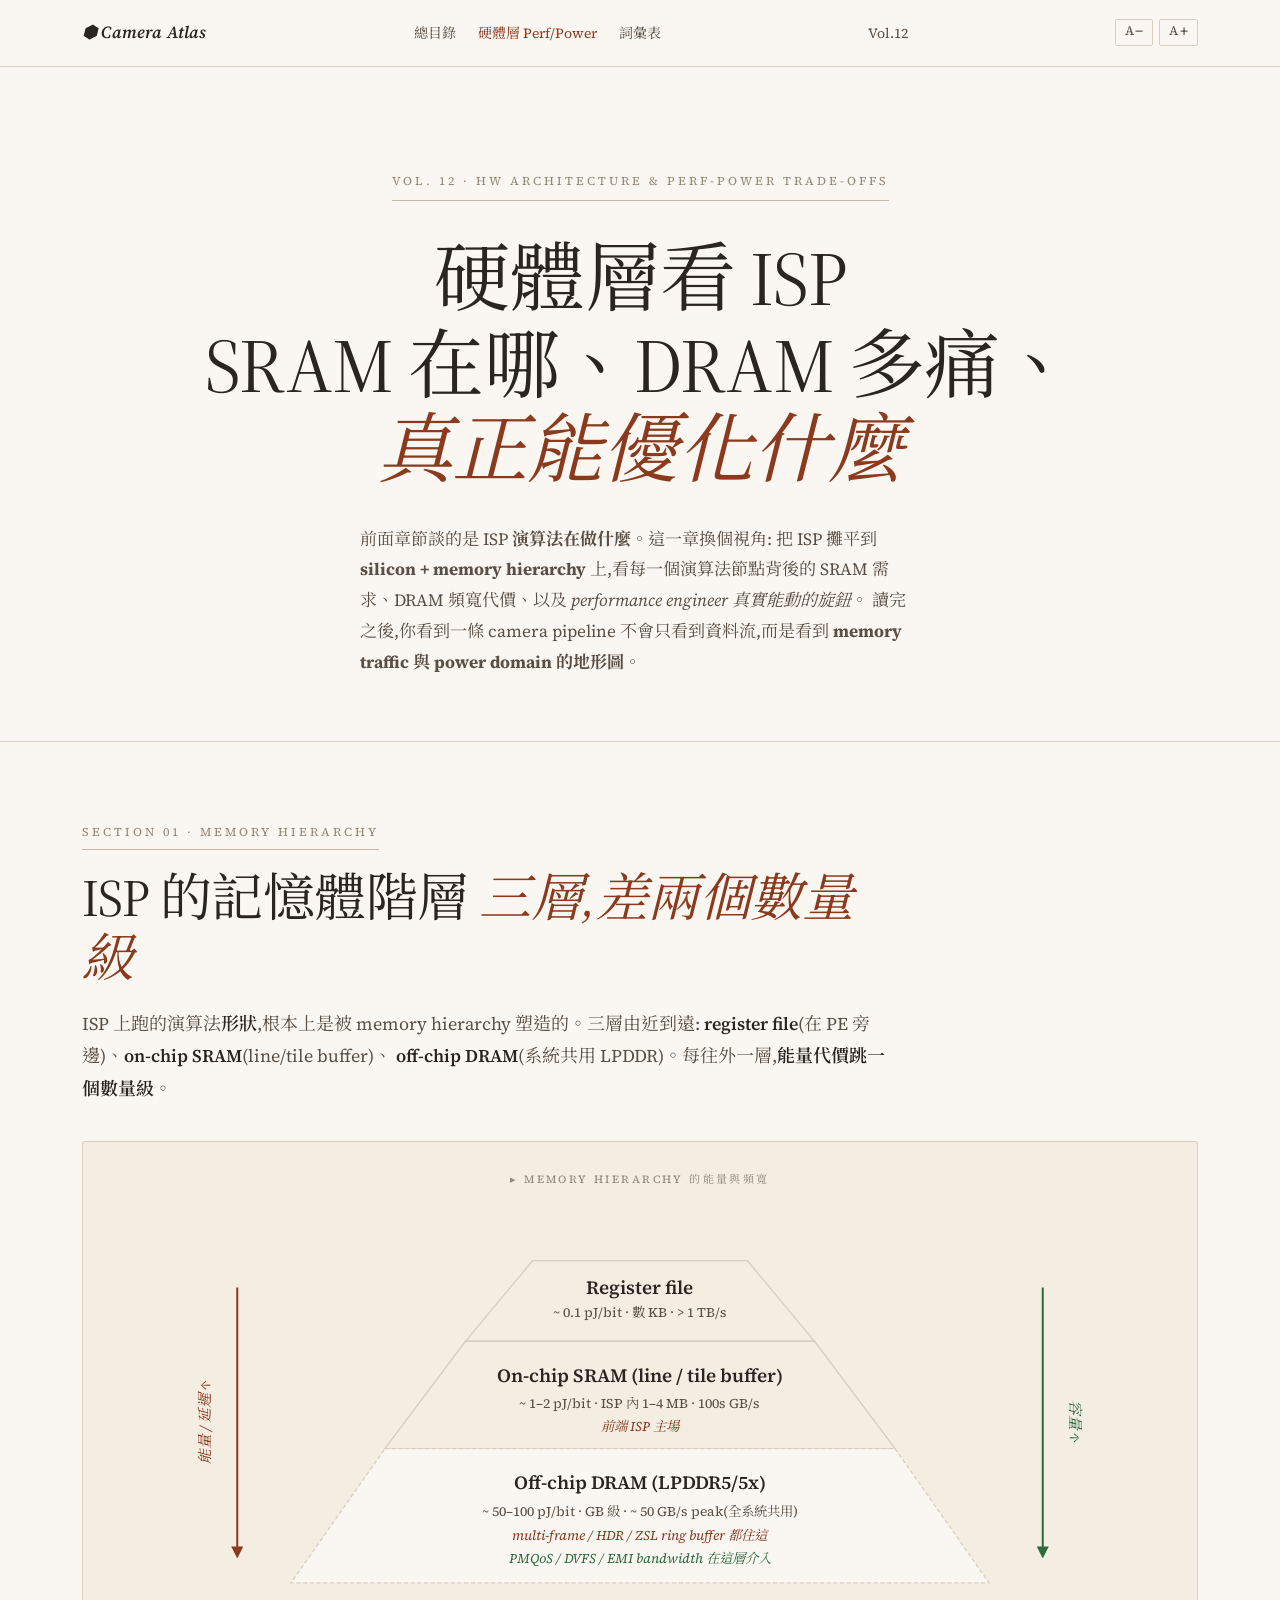
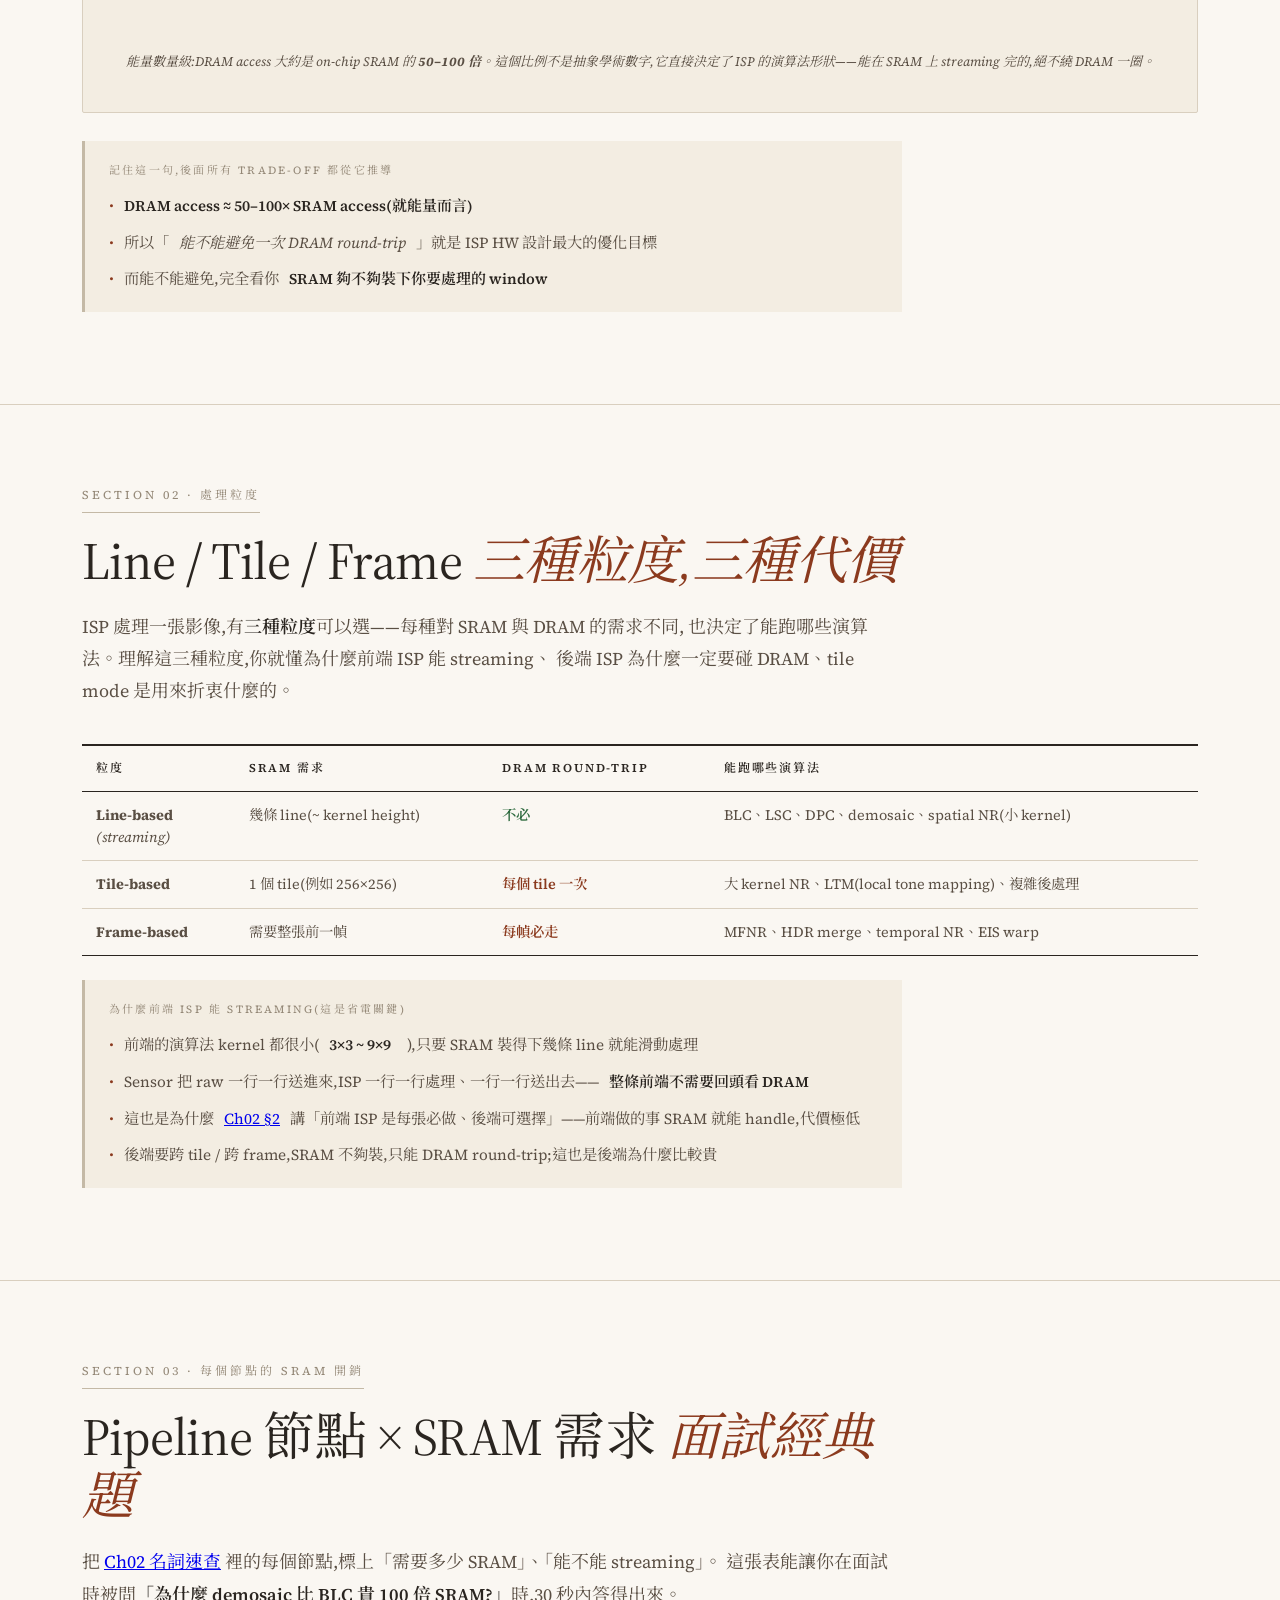
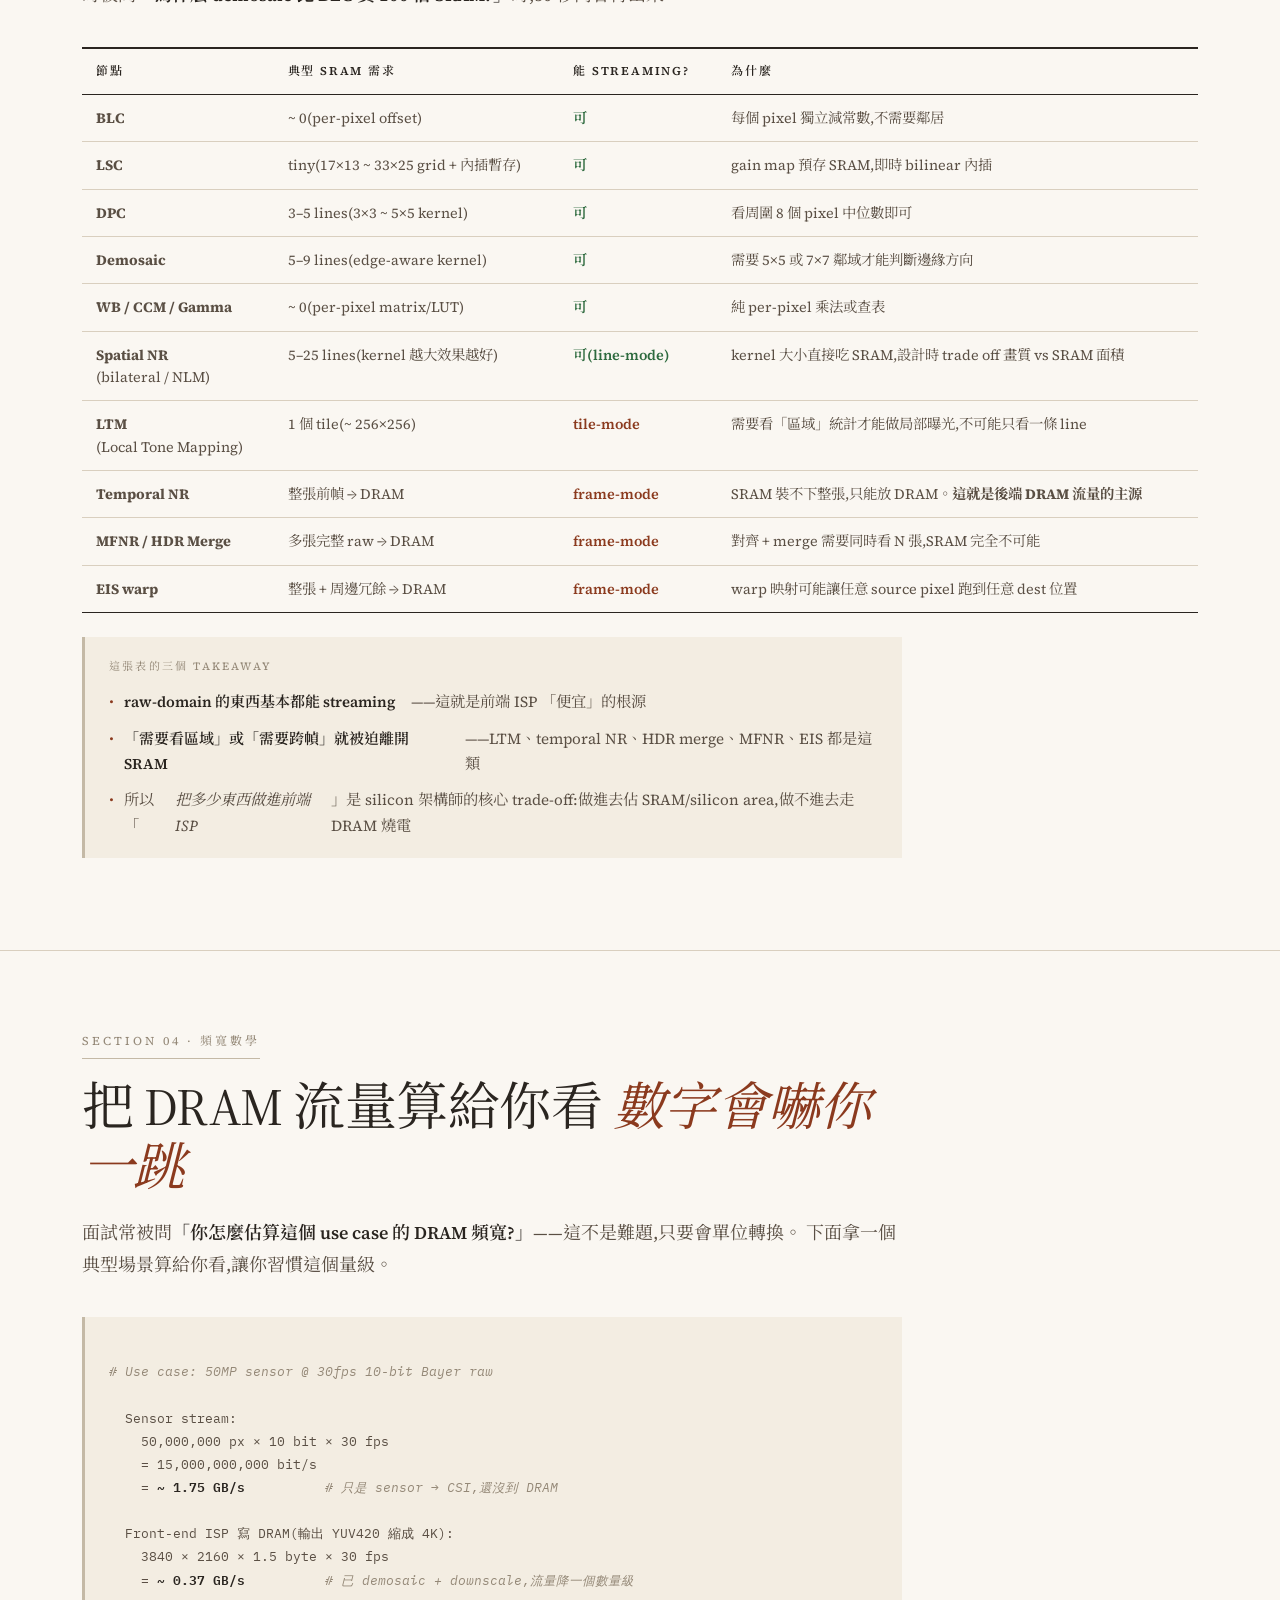
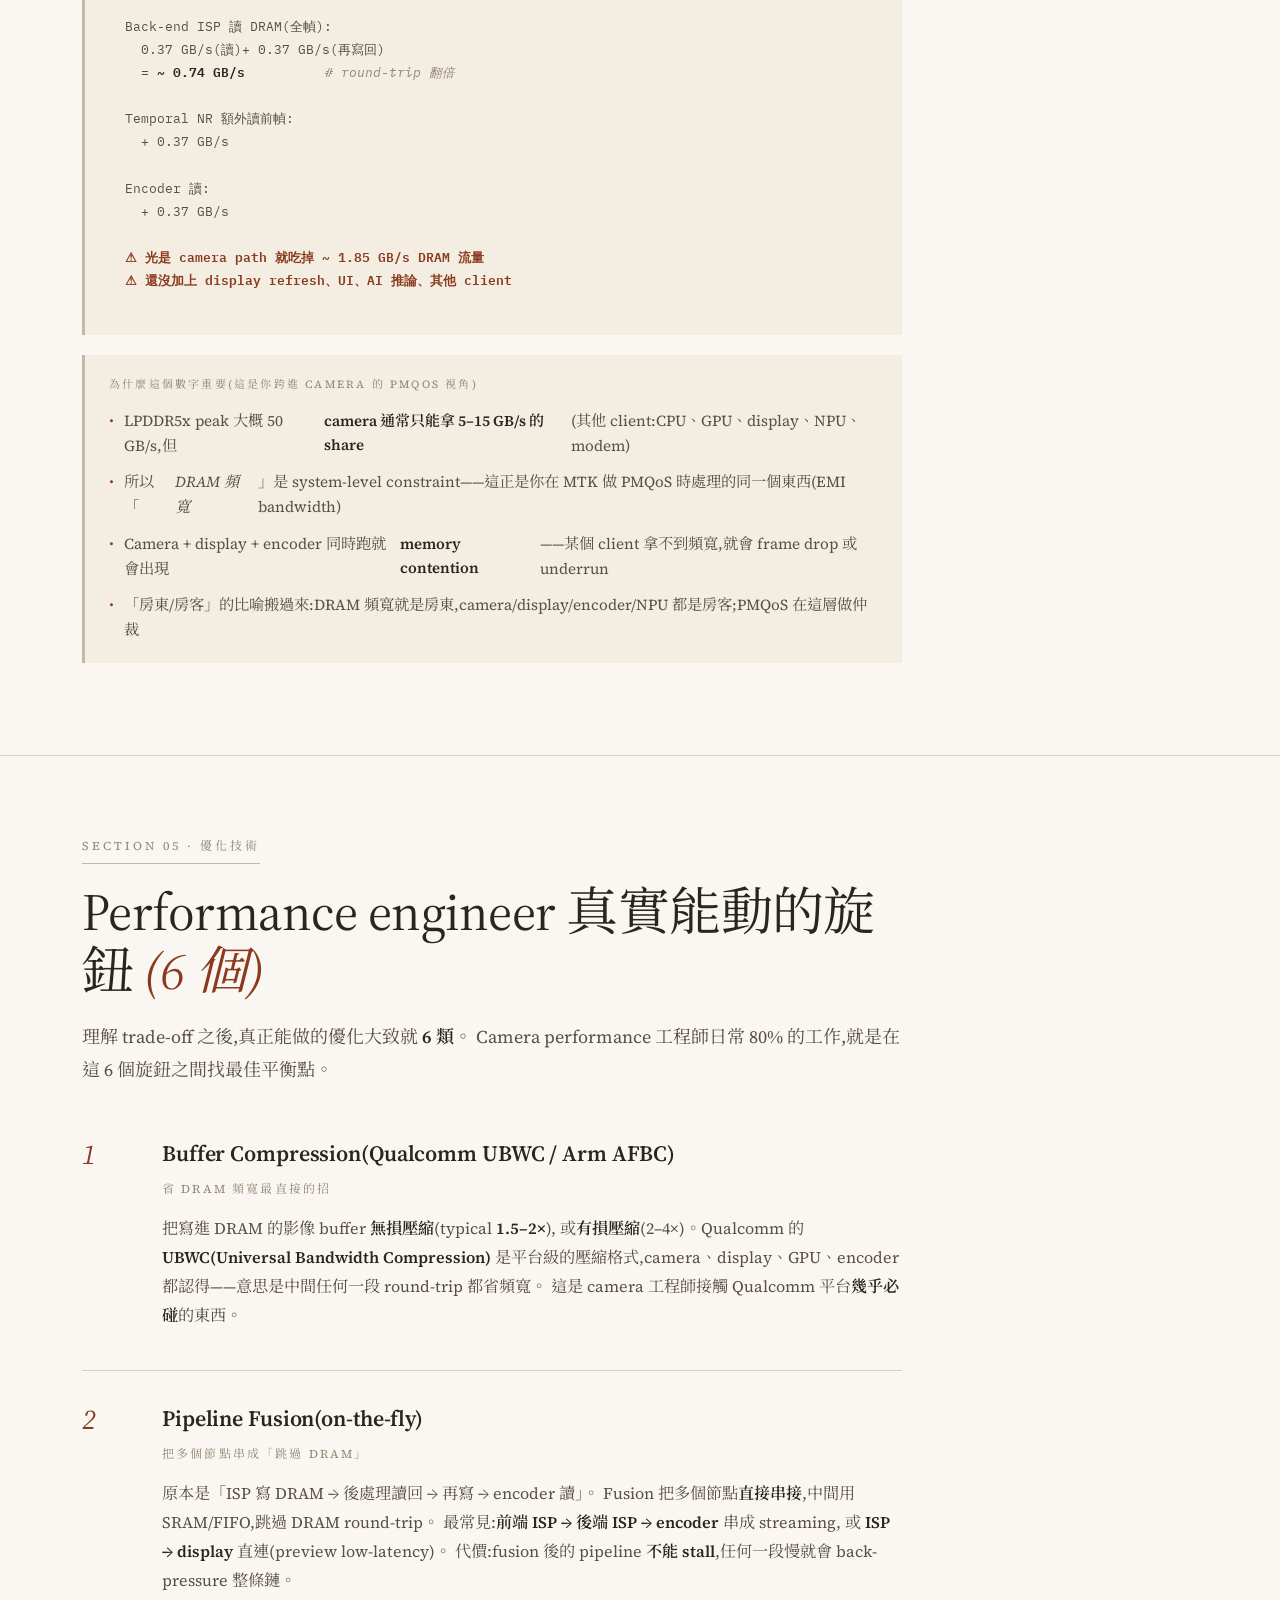
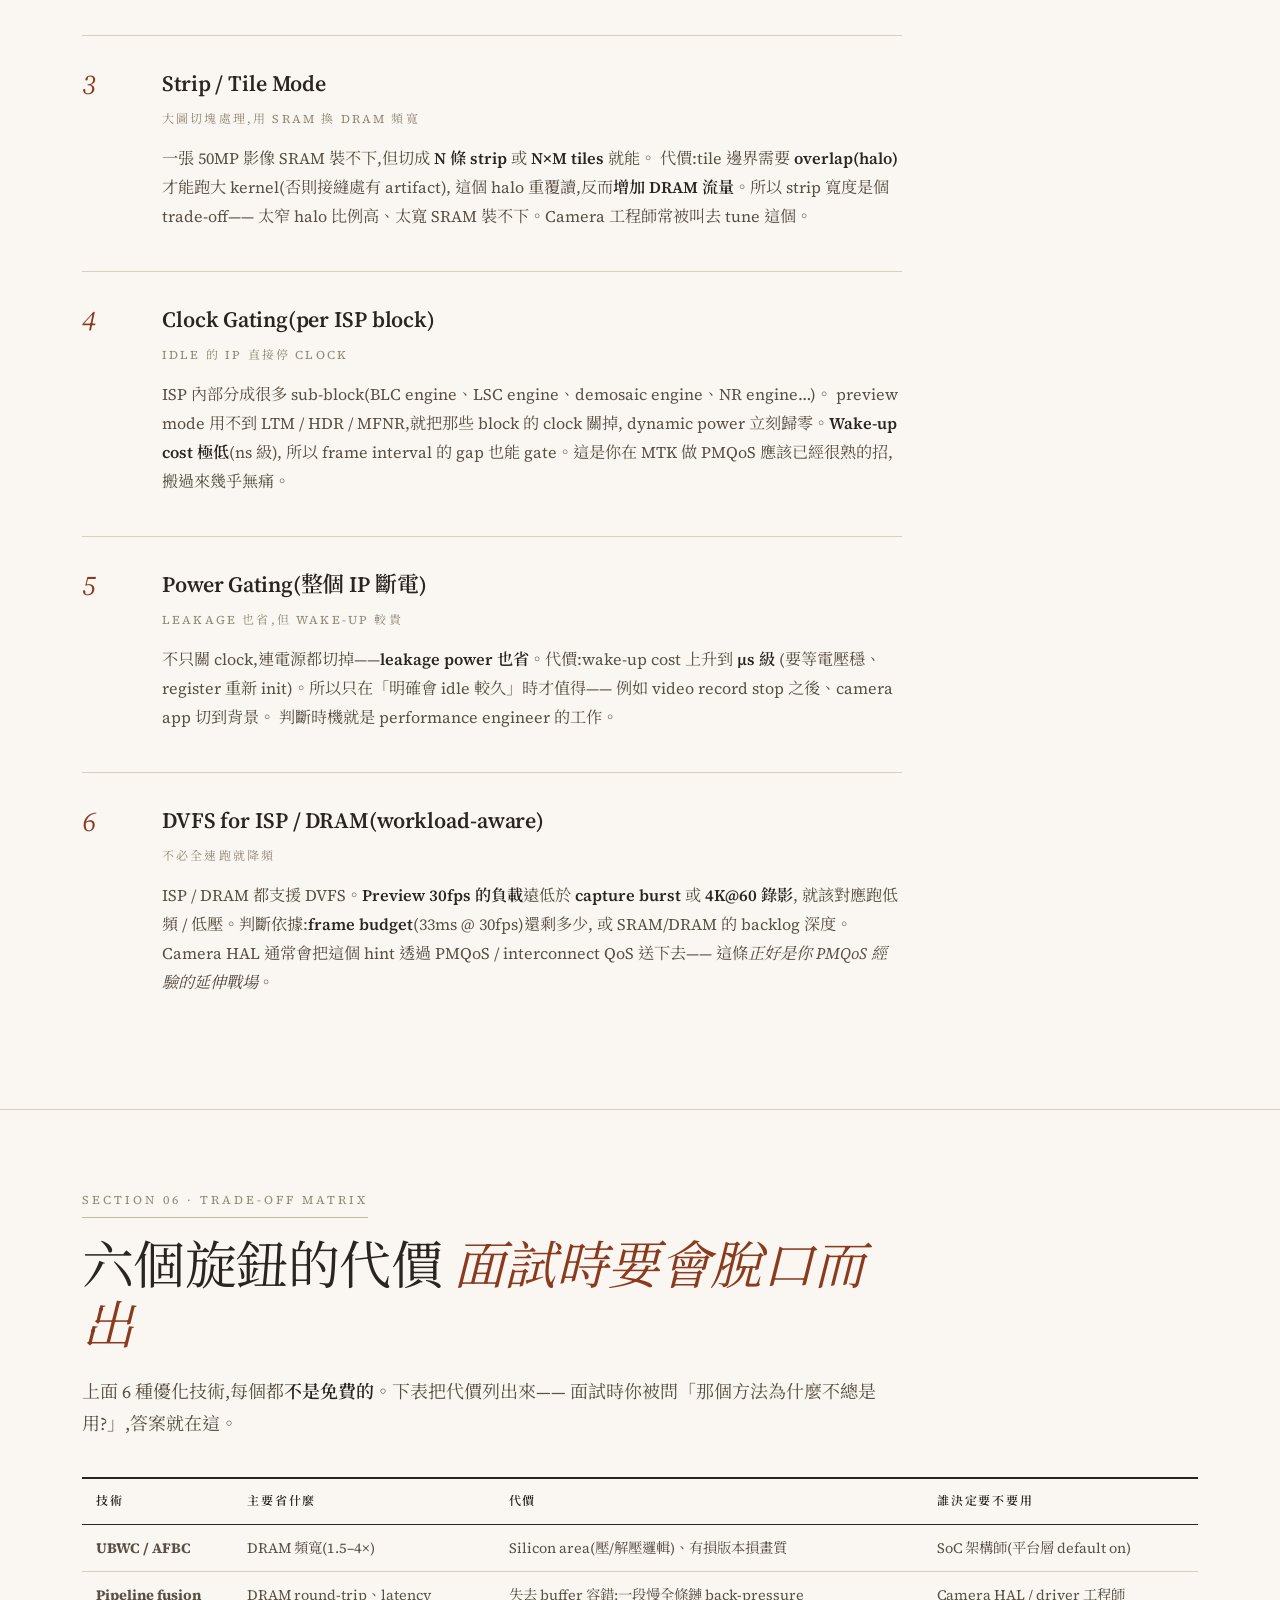
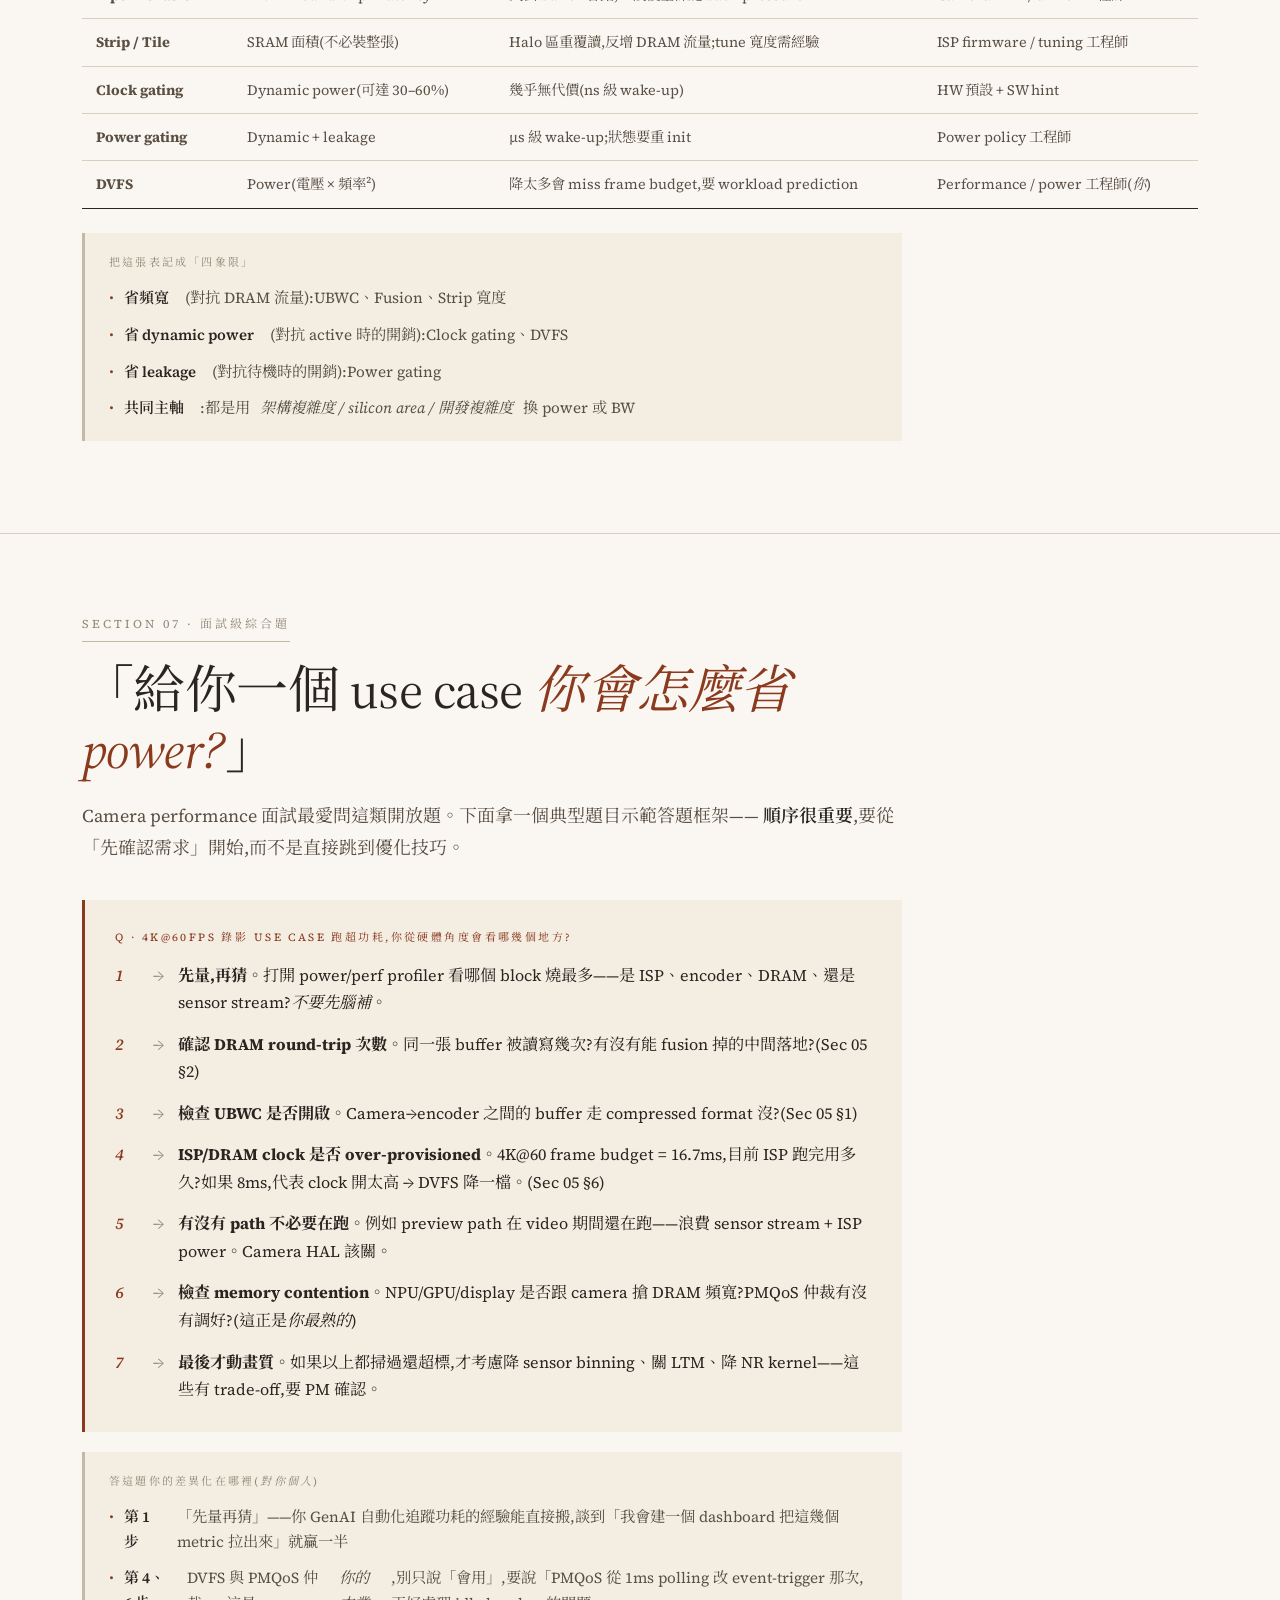
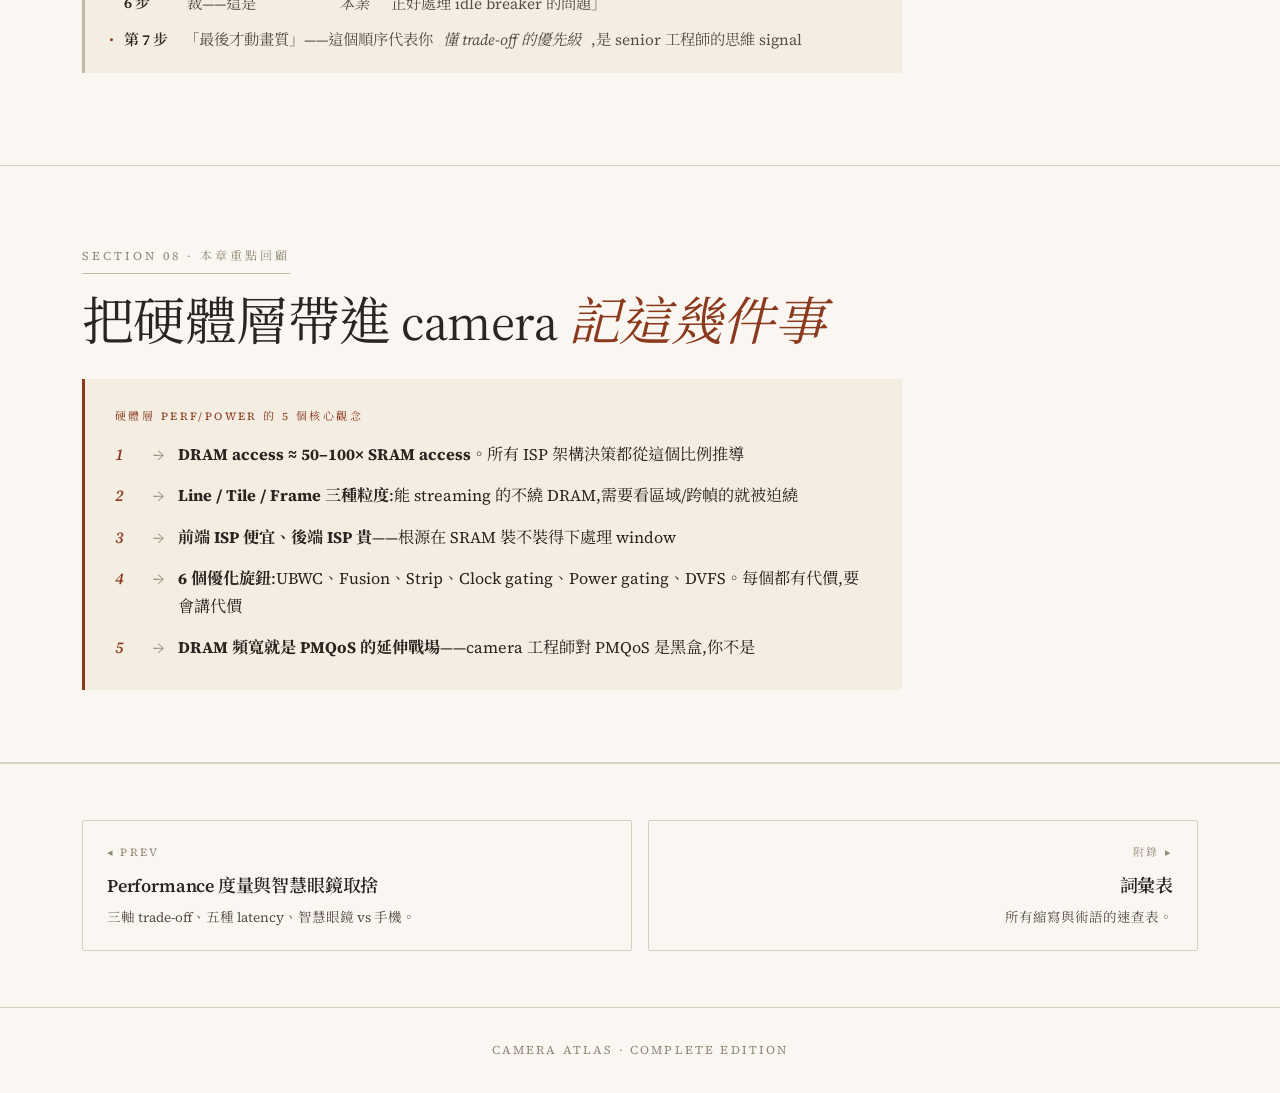
<file: ch12-hw-perf-power.html>
<!DOCTYPE html>
<html lang="zh-Hant">
<head>
<meta charset="UTF-8">
<meta name="viewport" content="width=device-width, initial-scale=1.0">
<title>硬體層 Perf/Power Trade-off — Camera Atlas</title>
<link rel="preconnect" href="https://fonts.googleapis.com">
<link rel="preconnect" href="https://fonts.gstatic.com" crossorigin>
<link href="https://fonts.googleapis.com/css2?family=Source+Serif+4:ital,opsz,wght@0,8..60,400;0,8..60,600;0,8..60,700;1,8..60,400;1,8..60,600&family=Noto+Serif+TC:wght@400;500;700&family=IBM+Plex+Mono:wght@400;500&display=swap" rel="stylesheet">
<script>(function(){try{var s=parseInt(localStorage.getItem('webatlas_text_size'),10);var a=[15,16,17,18,19,20,22,24];if(!isNaN(s)&&s>=0&&s<a.length){document.documentElement.style.setProperty('--reader-fz',a[s]+'px');}}catch(e){}})();</script>
<link rel="stylesheet" href="style.css">
<script defer src="reader.js"></script>
</head>
<body>

<header class="top-bar">
  <div class="container">
    <div class="top-bar-inner">
      <a href="index.html" class="logo">⬢ Camera Atlas</a>
      <nav>
        <a href="index.html">總目錄</a>
        <a href="ch12-hw-perf-power.html" class="active">硬體層 Perf/Power</a>
        <a href="glossary.html">詞彙表</a>
      </nav>
      <span>Vol.12</span>
      <div class="font-control" role="group" aria-label="字體大小">
        <button type="button" class="fz-btn" data-action="dec" aria-label="縮小字體">A<span class="fz-sym">−</span></button>
        <button type="button" class="fz-btn" data-action="inc" aria-label="放大字體">A<span class="fz-sym">+</span></button>
      </div>
    </div>
  </div>
</header>

<section class="hero">
  <div class="container">
    <div class="kicker">
      <span class="dot"></span>
      Vol. 12 · HW Architecture & Perf-Power Trade-offs
    </div>
    <h1>硬體層看 ISP<br>SRAM 在哪、DRAM 多痛、<em>真正能優化什麼</em></h1>
    <p class="hero-sub">
      前面章節談的是 ISP <strong>演算法在做什麼</strong>。這一章換個視角:
      把 ISP 攤平到 <strong>silicon + memory hierarchy</strong> 上,看每一個演算法節點背後的
      SRAM 需求、DRAM 頻寬代價、以及 <em>performance engineer 真實能動的旋鈕</em>。
      讀完之後,你看到一條 camera pipeline 不會只看到資料流,而是看到 <strong>memory traffic 與 power domain 的地形圖</strong>。
    </p>
  </div>
</section>

<section class="section">
  <div class="container">
    <div class="section-tag">Section 01 · Memory Hierarchy</div>
    <h2>ISP 的記憶體階層 <em>三層,差兩個數量級</em></h2>
    <p class="lead">
      ISP 上跑的演算法<strong>形狀</strong>,根本上是被 memory hierarchy 塑造的。三層由近到遠:
      <strong>register file</strong>(在 PE 旁邊)、<strong>on-chip SRAM</strong>(line/tile buffer)、
      <strong>off-chip DRAM</strong>(系統共用 LPDDR)。每往外一層,<strong>能量代價跳一個數量級</strong>。
    </p>

    <div class="diagram">
      <div class="diagram-title">▸ Memory hierarchy 的能量與頻寬</div>
      <svg viewBox="0 0 800 320" xmlns="http://www.w3.org/2000/svg">
        <!-- Pyramid layers -->
        <polygon points="320,40 480,40 530,100 270,100" fill="#f3ede2" stroke="#d9cfbf"/>
        <text x="400" y="65" fill="#2a2520" font-family="Source Serif 4" font-size="14" font-weight="600" text-anchor="middle">Register file</text>
        <text x="400" y="82" fill="#5a4f44" font-family="Source Serif 4" font-size="10" text-anchor="middle">~ 0.1 pJ/bit · 數 KB · &gt; 1 TB/s</text>

        <polygon points="270,100 530,100 590,180 210,180" fill="#f3ede2" stroke="#d9cfbf"/>
        <text x="400" y="130" fill="#2a2520" font-family="Source Serif 4" font-size="14" font-weight="600" text-anchor="middle">On-chip SRAM (line / tile buffer)</text>
        <text x="400" y="150" fill="#5a4f44" font-family="Source Serif 4" font-size="10" text-anchor="middle">~ 1–2 pJ/bit · ISP 內 1–4 MB · 100s GB/s</text>
        <text x="400" y="167" fill="#8b3a1e" font-family="Source Serif 4" font-size="10" font-style="italic" text-anchor="middle">前端 ISP 主場</text>

        <polygon points="210,180 590,180 660,280 140,280" fill="#faf7f2" stroke="#d9cfbf" stroke-dasharray="3,2"/>
        <text x="400" y="210" fill="#2a2520" font-family="Source Serif 4" font-size="14" font-weight="600" text-anchor="middle">Off-chip DRAM (LPDDR5/5x)</text>
        <text x="400" y="230" fill="#5a4f44" font-family="Source Serif 4" font-size="10" text-anchor="middle">~ 50–100 pJ/bit · GB 級 · ~ 50 GB/s peak(全系統共用)</text>
        <text x="400" y="248" fill="#8b3a1e" font-family="Source Serif 4" font-size="10" font-style="italic" text-anchor="middle">multi-frame / HDR / ZSL ring buffer 都住這</text>
        <text x="400" y="265" fill="#2d6a3e" font-family="Source Serif 4" font-size="10" font-style="italic" text-anchor="middle">PMQoS / DVFS / EMI bandwidth 在這層介入</text>

        <!-- Side arrow showing cost grows -->
        <line x1="100" y1="60" x2="100" y2="260" stroke="#8b3a1e" stroke-width="1.5" marker-end="url(#a12)"/>
        <text x="80" y="160" fill="#8b3a1e" font-family="Source Serif 4" font-size="11" font-style="italic" text-anchor="middle" transform="rotate(-90 80 160)">能量 / 延遲 ↑</text>

        <line x1="700" y1="60" x2="700" y2="260" stroke="#2d6a3e" stroke-width="1.5" marker-end="url(#a12g)"/>
        <text x="720" y="160" fill="#2d6a3e" font-family="Source Serif 4" font-size="11" font-style="italic" text-anchor="middle" transform="rotate(90 720 160)">容量 ↑</text>

        <defs>
          <marker id="a12" viewBox="0 0 10 10" refX="8" refY="5" markerWidth="6" markerHeight="6" orient="auto">
            <path d="M0,0 L10,5 L0,10 z" fill="#8b3a1e"/>
          </marker>
          <marker id="a12g" viewBox="0 0 10 10" refX="8" refY="5" markerWidth="6" markerHeight="6" orient="auto">
            <path d="M0,0 L10,5 L0,10 z" fill="#2d6a3e"/>
          </marker>
        </defs>
      </svg>
      <p class="diagram-caption">能量數量級:DRAM access 大約是 on-chip SRAM 的 <strong>50–100 倍</strong>。這個比例不是抽象學術數字,它<em>直接決定了 ISP 的演算法形狀</em>——能在 SRAM 上 streaming 完的,絕不繞 DRAM 一圈。</p>
    </div>

    <div class="tech-callout">
      <div class="ct-label">記住這一句,後面所有 trade-off 都從它推導</div>
      <ul>
        <li><strong>DRAM access ≈ 50–100× SRAM access(就能量而言)</strong></li>
        <li>所以「<em>能不能避免一次 DRAM round-trip</em>」就是 ISP HW 設計最大的優化目標</li>
        <li>而能不能避免,完全看你<strong>SRAM 夠不夠裝下你要處理的 window</strong></li>
      </ul>
    </div>
  </div>
</section>

<section class="section">
  <div class="container">
    <div class="section-tag">Section 02 · 處理粒度</div>
    <h2>Line / Tile / Frame <em>三種粒度,三種代價</em></h2>
    <p class="lead">
      ISP 處理一張影像,有<strong>三種粒度</strong>可以選——每種對 SRAM 與 DRAM 的需求不同,
      也決定了能跑哪些演算法。理解這三種粒度,你就懂為什麼前端 ISP 能 streaming、
      後端 ISP 為什麼一定要碰 DRAM、tile mode 是用來折衷什麼的。
    </p>

    <table class="compare-table">
      <thead>
        <tr>
          <th>粒度</th>
          <th>SRAM 需求</th>
          <th>DRAM round-trip</th>
          <th>能跑哪些演算法</th>
        </tr>
      </thead>
      <tbody>
        <tr>
          <td><strong>Line-based</strong><br><em>(streaming)</em></td>
          <td>幾條 line(~ kernel height)</td>
          <td class="yes">不必</td>
          <td>BLC、LSC、DPC、demosaic、spatial NR(小 kernel)</td>
        </tr>
        <tr>
          <td><strong>Tile-based</strong></td>
          <td>1 個 tile(例如 256×256)</td>
          <td class="no">每個 tile 一次</td>
          <td>大 kernel NR、LTM(local tone mapping)、複雜後處理</td>
        </tr>
        <tr>
          <td><strong>Frame-based</strong></td>
          <td>需要整張前一幀</td>
          <td class="no">每幀必走</td>
          <td>MFNR、HDR merge、temporal NR、EIS warp</td>
        </tr>
      </tbody>
    </table>

    <div class="tech-callout">
      <div class="ct-label">為什麼前端 ISP 能 streaming(這是省電關鍵)</div>
      <ul>
        <li>前端的演算法 kernel 都很小(<strong>3×3 ~ 9×9</strong>),只要 SRAM 裝得下幾條 line 就能滑動處理</li>
        <li>Sensor 把 raw 一行一行送進來,ISP 一行一行處理、一行一行送出去——<strong>整條前端不需要回頭看 DRAM</strong></li>
        <li>這也是為什麼 <a href="ch02-pipeline-overview.html">Ch02 §2</a> 講「前端 ISP 是每張必做、後端可選擇」——前端做的事 SRAM 就能 handle,代價極低</li>
        <li>後端要跨 tile / 跨 frame,SRAM 不夠裝,只能 DRAM round-trip;這也是後端為什麼比較貴</li>
      </ul>
    </div>
  </div>
</section>

<section class="section">
  <div class="container">
    <div class="section-tag">Section 03 · 每個節點的 SRAM 開銷</div>
    <h2>Pipeline 節點 × SRAM 需求 <em>面試經典題</em></h2>
    <p class="lead">
      把 <a href="ch02-pipeline-overview.html">Ch02 名詞速查</a> 裡的每個節點,標上「需要多少 SRAM」、「能不能 streaming」。
      這張表能讓你在面試時被問<strong>「為什麼 demosaic 比 BLC 貴 100 倍 SRAM?」</strong>時,30 秒內答得出來。
    </p>

    <table class="compare-table">
      <thead>
        <tr>
          <th>節點</th>
          <th>典型 SRAM 需求</th>
          <th>能 streaming?</th>
          <th>為什麼</th>
        </tr>
      </thead>
      <tbody>
        <tr>
          <td><strong>BLC</strong></td>
          <td>~ 0(per-pixel offset)</td>
          <td class="yes">可</td>
          <td>每個 pixel 獨立減常數,不需要鄰居</td>
        </tr>
        <tr>
          <td><strong>LSC</strong></td>
          <td>tiny(17×13 ~ 33×25 grid + 內插暫存)</td>
          <td class="yes">可</td>
          <td>gain map 預存 SRAM,即時 bilinear 內插</td>
        </tr>
        <tr>
          <td><strong>DPC</strong></td>
          <td>3–5 lines(3×3 ~ 5×5 kernel)</td>
          <td class="yes">可</td>
          <td>看周圍 8 個 pixel 中位數即可</td>
        </tr>
        <tr>
          <td><strong>Demosaic</strong></td>
          <td>5–9 lines(edge-aware kernel)</td>
          <td class="yes">可</td>
          <td>需要 5×5 或 7×7 鄰域才能判斷邊緣方向</td>
        </tr>
        <tr>
          <td><strong>WB / CCM / Gamma</strong></td>
          <td>~ 0(per-pixel matrix/LUT)</td>
          <td class="yes">可</td>
          <td>純 per-pixel 乘法或查表</td>
        </tr>
        <tr>
          <td><strong>Spatial NR</strong><br>(bilateral / NLM)</td>
          <td>5–25 lines(kernel 越大效果越好)</td>
          <td class="yes">可(line-mode)</td>
          <td>kernel 大小直接吃 SRAM,設計時 trade off 畫質 vs SRAM 面積</td>
        </tr>
        <tr>
          <td><strong>LTM</strong><br>(Local Tone Mapping)</td>
          <td>1 個 tile(~ 256×256)</td>
          <td class="no">tile-mode</td>
          <td>需要看「區域」統計才能做局部曝光,不可能只看一條 line</td>
        </tr>
        <tr>
          <td><strong>Temporal NR</strong></td>
          <td>整張前幀 → DRAM</td>
          <td class="no">frame-mode</td>
          <td>SRAM 裝不下整張,只能放 DRAM。<strong>這就是後端 DRAM 流量的主源</strong></td>
        </tr>
        <tr>
          <td><strong>MFNR / HDR Merge</strong></td>
          <td>多張完整 raw → DRAM</td>
          <td class="no">frame-mode</td>
          <td>對齊 + merge 需要同時看 N 張,SRAM 完全不可能</td>
        </tr>
        <tr>
          <td><strong>EIS warp</strong></td>
          <td>整張 + 周邊冗餘 → DRAM</td>
          <td class="no">frame-mode</td>
          <td>warp 映射可能讓任意 source pixel 跑到任意 dest 位置</td>
        </tr>
      </tbody>
    </table>

    <div class="tech-callout">
      <div class="ct-label">這張表的三個 takeaway</div>
      <ul>
        <li><strong>raw-domain 的東西基本都能 streaming</strong>——這就是前端 ISP 「便宜」的根源</li>
        <li><strong>「需要看區域」或「需要跨幀」就被迫離開 SRAM</strong>——LTM、temporal NR、HDR merge、MFNR、EIS 都是這類</li>
        <li>所以「<em>把多少東西做進前端 ISP</em>」是 silicon 架構師的核心 trade-off:做進去佔 SRAM/silicon area,做不進去走 DRAM 燒電</li>
      </ul>
    </div>
  </div>
</section>

<section class="section">
  <div class="container">
    <div class="section-tag">Section 04 · 頻寬數學</div>
    <h2>把 DRAM 流量算給你看 <em>數字會嚇你一跳</em></h2>
    <p class="lead">
      面試常被問<strong>「你怎麼估算這個 use case 的 DRAM 頻寬?」</strong>——這不是難題,只要會單位轉換。
      下面拿一個典型場景算給你看,讓你習慣這個量級。
    </p>

    <div class="flow-illustration">
<span class="comment"># Use case: 50MP sensor @ 30fps 10-bit Bayer raw</span>

  Sensor stream:
    50,000,000 px × 10 bit × 30 fps
    = 15,000,000,000 bit/s
    = <span class="key">~ 1.75 GB/s</span>          <span class="comment"># 只是 sensor → CSI,還沒到 DRAM</span>

  Front-end ISP 寫 DRAM(輸出 YUV420 縮成 4K):
    3840 × 2160 × 1.5 byte × 30 fps
    = <span class="key">~ 0.37 GB/s</span>          <span class="comment"># 已 demosaic + downscale,流量降一個數量級</span>

  Back-end ISP 讀 DRAM(全幀):
    0.37 GB/s(讀)+ 0.37 GB/s(再寫回)
    = <span class="key">~ 0.74 GB/s</span>          <span class="comment"># round-trip 翻倍</span>

  Temporal NR 額外讀前幀:
    + 0.37 GB/s

  Encoder 讀:
    + 0.37 GB/s

  <span class="warn">⚠ 光是 camera path 就吃掉 ~ 1.85 GB/s DRAM 流量</span>
  <span class="warn">⚠ 還沒加上 display refresh、UI、AI 推論、其他 client</span>
    </div>

    <div class="tech-callout">
      <div class="ct-label">為什麼這個數字重要(這是你跨進 camera 的 PMQoS 視角)</div>
      <ul>
        <li>LPDDR5x peak 大概 50 GB/s,但 <strong>camera 通常只能拿 5–15 GB/s 的 share</strong>(其他 client:CPU、GPU、display、NPU、modem)</li>
        <li>所以「<em>DRAM 頻寬</em>」是 system-level constraint——這正是你在 MTK 做 PMQoS 時處理的同一個東西(EMI bandwidth)</li>
        <li>Camera + display + encoder 同時跑就會出現 <strong>memory contention</strong>——某個 client 拿不到頻寬,就會 frame drop 或 underrun</li>
        <li>「房東/房客」的比喻搬過來:DRAM 頻寬就是房東,camera/display/encoder/NPU 都是房客;PMQoS 在這層做仲裁</li>
      </ul>
    </div>
  </div>
</section>

<section class="section">
  <div class="container">
    <div class="section-tag">Section 05 · 優化技術</div>
    <h2>Performance engineer 真實能動的旋鈕 <em>(6 個)</em></h2>
    <p class="lead">
      理解 trade-off 之後,真正能做的優化大致就 <strong>6 類</strong>。
      Camera performance 工程師日常 80% 的工作,就是在這 6 個旋鈕之間找最佳平衡點。
    </p>

    <div class="steps">
      <div class="step">
        <div class="step-marker">1</div>
        <div class="step-content">
          <h3>Buffer Compression(Qualcomm UBWC / Arm AFBC)</h3>
          <div class="step-sub">省 DRAM 頻寬最直接的招</div>
          <p>
            把寫進 DRAM 的影像 buffer <strong>無損壓縮</strong>(typical <strong>1.5–2×</strong>),
            或<strong>有損壓縮</strong>(2–4×)。Qualcomm 的 <strong>UBWC(Universal Bandwidth Compression)</strong>
            是平台級的壓縮格式,camera、display、GPU、encoder 都認得——意思是中間任何一段 round-trip 都省頻寬。
            這是 camera 工程師接觸 Qualcomm 平台<strong>幾乎必碰</strong>的東西。
          </p>
        </div>
      </div>

      <div class="step">
        <div class="step-marker">2</div>
        <div class="step-content">
          <h3>Pipeline Fusion(on-the-fly)</h3>
          <div class="step-sub">把多個節點串成「跳過 DRAM」</div>
          <p>
            原本是「ISP 寫 DRAM → 後處理讀回 → 再寫 → encoder 讀」。
            Fusion 把多個節點<strong>直接串接</strong>,中間用 SRAM/FIFO,跳過 DRAM round-trip。
            最常見:<strong>前端 ISP → 後端 ISP → encoder</strong> 串成 streaming,
            或 <strong>ISP → display</strong> 直連(preview low-latency)。
            代價:fusion 後的 pipeline <strong>不能 stall</strong>,任何一段慢就會 back-pressure 整條鏈。
          </p>
        </div>
      </div>

      <div class="step">
        <div class="step-marker">3</div>
        <div class="step-content">
          <h3>Strip / Tile Mode</h3>
          <div class="step-sub">大圖切塊處理,用 SRAM 換 DRAM 頻寬</div>
          <p>
            一張 50MP 影像 SRAM 裝不下,但切成 <strong>N 條 strip</strong> 或 <strong>N×M tiles</strong> 就能。
            代價:tile 邊界需要 <strong>overlap(halo)</strong> 才能跑大 kernel(否則接縫處有 artifact),
            這個 halo 重覆讀,反而<strong>增加 DRAM 流量</strong>。所以 strip 寬度是個 trade-off——
            太窄 halo 比例高、太寬 SRAM 裝不下。Camera 工程師常被叫去 tune 這個。
          </p>
        </div>
      </div>

      <div class="step">
        <div class="step-marker">4</div>
        <div class="step-content">
          <h3>Clock Gating(per ISP block)</h3>
          <div class="step-sub">idle 的 IP 直接停 clock</div>
          <p>
            ISP 內部分成很多 sub-block(BLC engine、LSC engine、demosaic engine、NR engine…)。
            preview mode 用不到 LTM / HDR / MFNR,就把那些 block 的 clock 關掉,
            dynamic power 立刻歸零。<strong>Wake-up cost 極低</strong>(ns 級),
            所以 frame interval 的 gap 也能 gate。這是你在 MTK 做 PMQoS 應該已經很熟的招,搬過來幾乎無痛。
          </p>
        </div>
      </div>

      <div class="step">
        <div class="step-marker">5</div>
        <div class="step-content">
          <h3>Power Gating(整個 IP 斷電)</h3>
          <div class="step-sub">leakage 也省,但 wake-up 較貴</div>
          <p>
            不只關 clock,連電源都切掉——<strong>leakage power 也省</strong>。代價:wake-up cost 上升到 <strong>μs 級</strong>
            (要等電壓穩、register 重新 init)。所以只在「明確會 idle 較久」時才值得——
            例如 video record stop 之後、camera app 切到背景。
            判斷時機就是 performance engineer 的工作。
          </p>
        </div>
      </div>

      <div class="step">
        <div class="step-marker">6</div>
        <div class="step-content">
          <h3>DVFS for ISP / DRAM(workload-aware)</h3>
          <div class="step-sub">不必全速跑就降頻</div>
          <p>
            ISP / DRAM 都支援 DVFS。<strong>Preview 30fps 的負載</strong>遠低於 <strong>capture burst</strong> 或 <strong>4K@60 錄影</strong>,
            就該對應跑低頻 / 低壓。判斷依據:<strong>frame budget</strong>(33ms @ 30fps)還剩多少,
            或 SRAM/DRAM 的 backlog 深度。Camera HAL 通常會把這個 hint 透過 PMQoS / interconnect QoS 送下去——
            這條<em>正好是你 PMQoS 經驗的延伸戰場</em>。
          </p>
        </div>
      </div>
    </div>
  </div>
</section>

<section class="section">
  <div class="container">
    <div class="section-tag">Section 06 · Trade-off Matrix</div>
    <h2>六個旋鈕的代價 <em>面試時要會脫口而出</em></h2>
    <p class="lead">
      上面 6 種優化技術,每個都<strong>不是免費的</strong>。下表把代價列出來——
      面試時你被問「那個方法為什麼不總是用?」,答案就在這。
    </p>

    <table class="compare-table">
      <thead>
        <tr>
          <th>技術</th>
          <th>主要省什麼</th>
          <th>代價</th>
          <th>誰決定要不要用</th>
        </tr>
      </thead>
      <tbody>
        <tr>
          <td><strong>UBWC / AFBC</strong></td>
          <td>DRAM 頻寬(1.5–4×)</td>
          <td>Silicon area(壓/解壓邏輯)、有損版本損畫質</td>
          <td>SoC 架構師(平台層 default on)</td>
        </tr>
        <tr>
          <td><strong>Pipeline fusion</strong></td>
          <td>DRAM round-trip、latency</td>
          <td>失去 buffer 容錯;一段慢全條鏈 back-pressure</td>
          <td>Camera HAL / driver 工程師</td>
        </tr>
        <tr>
          <td><strong>Strip / Tile</strong></td>
          <td>SRAM 面積(不必裝整張)</td>
          <td>Halo 區重覆讀,反增 DRAM 流量;tune 寬度需經驗</td>
          <td>ISP firmware / tuning 工程師</td>
        </tr>
        <tr>
          <td><strong>Clock gating</strong></td>
          <td>Dynamic power(可達 30–60%)</td>
          <td>幾乎無代價(ns 級 wake-up)</td>
          <td>HW 預設 + SW hint</td>
        </tr>
        <tr>
          <td><strong>Power gating</strong></td>
          <td>Dynamic + leakage</td>
          <td>μs 級 wake-up;狀態要重 init</td>
          <td>Power policy 工程師</td>
        </tr>
        <tr>
          <td><strong>DVFS</strong></td>
          <td>Power(電壓 × 頻率²)</td>
          <td>降太多會 miss frame budget,要 workload prediction</td>
          <td>Performance / power 工程師(<em>你</em>)</td>
        </tr>
      </tbody>
    </table>

    <div class="tech-callout">
      <div class="ct-label">把這張表記成「四象限」</div>
      <ul>
        <li><strong>省頻寬</strong>(對抗 DRAM 流量):UBWC、Fusion、Strip 寬度</li>
        <li><strong>省 dynamic power</strong>(對抗 active 時的開銷):Clock gating、DVFS</li>
        <li><strong>省 leakage</strong>(對抗待機時的開銷):Power gating</li>
        <li><strong>共同主軸</strong>:都是用 <em>架構複雜度 / silicon area / 開發複雜度</em> 換 power 或 BW</li>
      </ul>
    </div>
  </div>
</section>

<section class="section">
  <div class="container">
    <div class="section-tag">Section 07 · 面試級綜合題</div>
    <h2>「給你一個 use case <em>你會怎麼省 power?</em>」</h2>
    <p class="lead">
      Camera performance 面試最愛問這類開放題。下面拿一個典型題目示範答題框架——
      <strong>順序很重要</strong>,要從「先確認需求」開始,而不是直接跳到優化技巧。
    </p>

    <div class="scenario-card">
      <div class="label">Q · 4K@60fps 錄影 use case 跑超功耗,你從硬體角度會看哪幾個地方?</div>
      <div class="actions">
        <div class="action-line">
          <span class="num">1</span>
          <span class="arrow">→</span>
          <span><strong>先量,再猜</strong>。打開 power/perf profiler 看哪個 block 燒最多——是 ISP、encoder、DRAM、還是 sensor stream?<em>不要先腦補</em>。</span>
        </div>
        <div class="action-line">
          <span class="num">2</span>
          <span class="arrow">→</span>
          <span><strong>確認 DRAM round-trip 次數</strong>。同一張 buffer 被讀寫幾次?有沒有能 fusion 掉的中間落地?(Sec 05 §2)</span>
        </div>
        <div class="action-line">
          <span class="num">3</span>
          <span class="arrow">→</span>
          <span><strong>檢查 UBWC 是否開啟</strong>。Camera→encoder 之間的 buffer 走 compressed format 沒?(Sec 05 §1)</span>
        </div>
        <div class="action-line">
          <span class="num">4</span>
          <span class="arrow">→</span>
          <span><strong>ISP/DRAM clock 是否 over-provisioned</strong>。4K@60 frame budget = 16.7ms,目前 ISP 跑完用多久?如果 8ms,代表 clock 開太高 → DVFS 降一檔。(Sec 05 §6)</span>
        </div>
        <div class="action-line">
          <span class="num">5</span>
          <span class="arrow">→</span>
          <span><strong>有沒有 path 不必要在跑</strong>。例如 preview path 在 video 期間還在跑——浪費 sensor stream + ISP power。Camera HAL 該關。</span>
        </div>
        <div class="action-line">
          <span class="num">6</span>
          <span class="arrow">→</span>
          <span><strong>檢查 memory contention</strong>。NPU/GPU/display 是否跟 camera 搶 DRAM 頻寬?PMQoS 仲裁有沒有調好?(這正是<em>你最熟的</em>)</span>
        </div>
        <div class="action-line">
          <span class="num">7</span>
          <span class="arrow">→</span>
          <span><strong>最後才動畫質</strong>。如果以上都掃過還超標,才考慮降 sensor binning、關 LTM、降 NR kernel——這些有 trade-off,要 PM 確認。</span>
        </div>
      </div>
    </div>

    <div class="tech-callout">
      <div class="ct-label">答這題你的差異化在哪裡(<em>對你個人</em>)</div>
      <ul>
        <li><strong>第 1 步</strong>「先量再猜」——你 GenAI 自動化追蹤功耗的經驗能直接搬,談到「我會建一個 dashboard 把這幾個 metric 拉出來」就贏一半</li>
        <li><strong>第 4、6 步</strong> DVFS 與 PMQoS 仲裁——這是<em>你的本業</em>,別只說「會用」,要說「PMQoS 從 1ms polling 改 event-trigger 那次,正好處理 idle breaker 的問題」</li>
        <li><strong>第 7 步</strong> 「最後才動畫質」——這個順序代表你<em>懂 trade-off 的優先級</em>,是 senior 工程師的思維 signal</li>
      </ul>
    </div>
  </div>
</section>

<section class="section">
  <div class="container">
    <div class="section-tag">Section 08 · 本章重點回顧</div>
    <h2>把硬體層帶進 camera <em>記這幾件事</em></h2>

    <div class="scenario-card">
      <div class="label">硬體層 perf/power 的 5 個核心觀念</div>
      <div class="actions">
        <div class="action-line">
          <span class="num">1</span>
          <span class="arrow">→</span>
          <span><strong>DRAM access ≈ 50–100× SRAM access</strong>。所有 ISP 架構決策都從這個比例推導</span>
        </div>
        <div class="action-line">
          <span class="num">2</span>
          <span class="arrow">→</span>
          <span><strong>Line / Tile / Frame 三種粒度</strong>:能 streaming 的不繞 DRAM,需要看區域/跨幀的就被迫繞</span>
        </div>
        <div class="action-line">
          <span class="num">3</span>
          <span class="arrow">→</span>
          <span><strong>前端 ISP 便宜、後端 ISP 貴</strong>——根源在 SRAM 裝不裝得下處理 window</span>
        </div>
        <div class="action-line">
          <span class="num">4</span>
          <span class="arrow">→</span>
          <span><strong>6 個優化旋鈕</strong>:UBWC、Fusion、Strip、Clock gating、Power gating、DVFS。每個都有代價,要會講代價</span>
        </div>
        <div class="action-line">
          <span class="num">5</span>
          <span class="arrow">→</span>
          <span><strong>DRAM 頻寬就是 PMQoS 的延伸戰場</strong>——camera 工程師對 PMQoS 是黑盒,你不是</span>
        </div>
      </div>
    </div>
  </div>
</section>

<section class="chapter-nav">
  <div class="container">
    <div class="chapter-nav-grid">
      <a href="ch11-performance-glasses.html" class="nav-card prev">
        <div class="label">Prev</div>
        <h4>Performance 度量與智慧眼鏡取捨</h4>
        <p>三軸 trade-off、五種 latency、智慧眼鏡 vs 手機。</p>
      </a>
      <a href="glossary.html" class="nav-card next">
        <div class="label">附錄</div>
        <h4>詞彙表</h4>
        <p>所有縮寫與術語的速查表。</p>
      </a>
    </div>
  </div>
</section>

<footer>
  <div class="container">
    Camera Atlas · Complete Edition
  </div>
</footer>

</body>
</html>
</file>
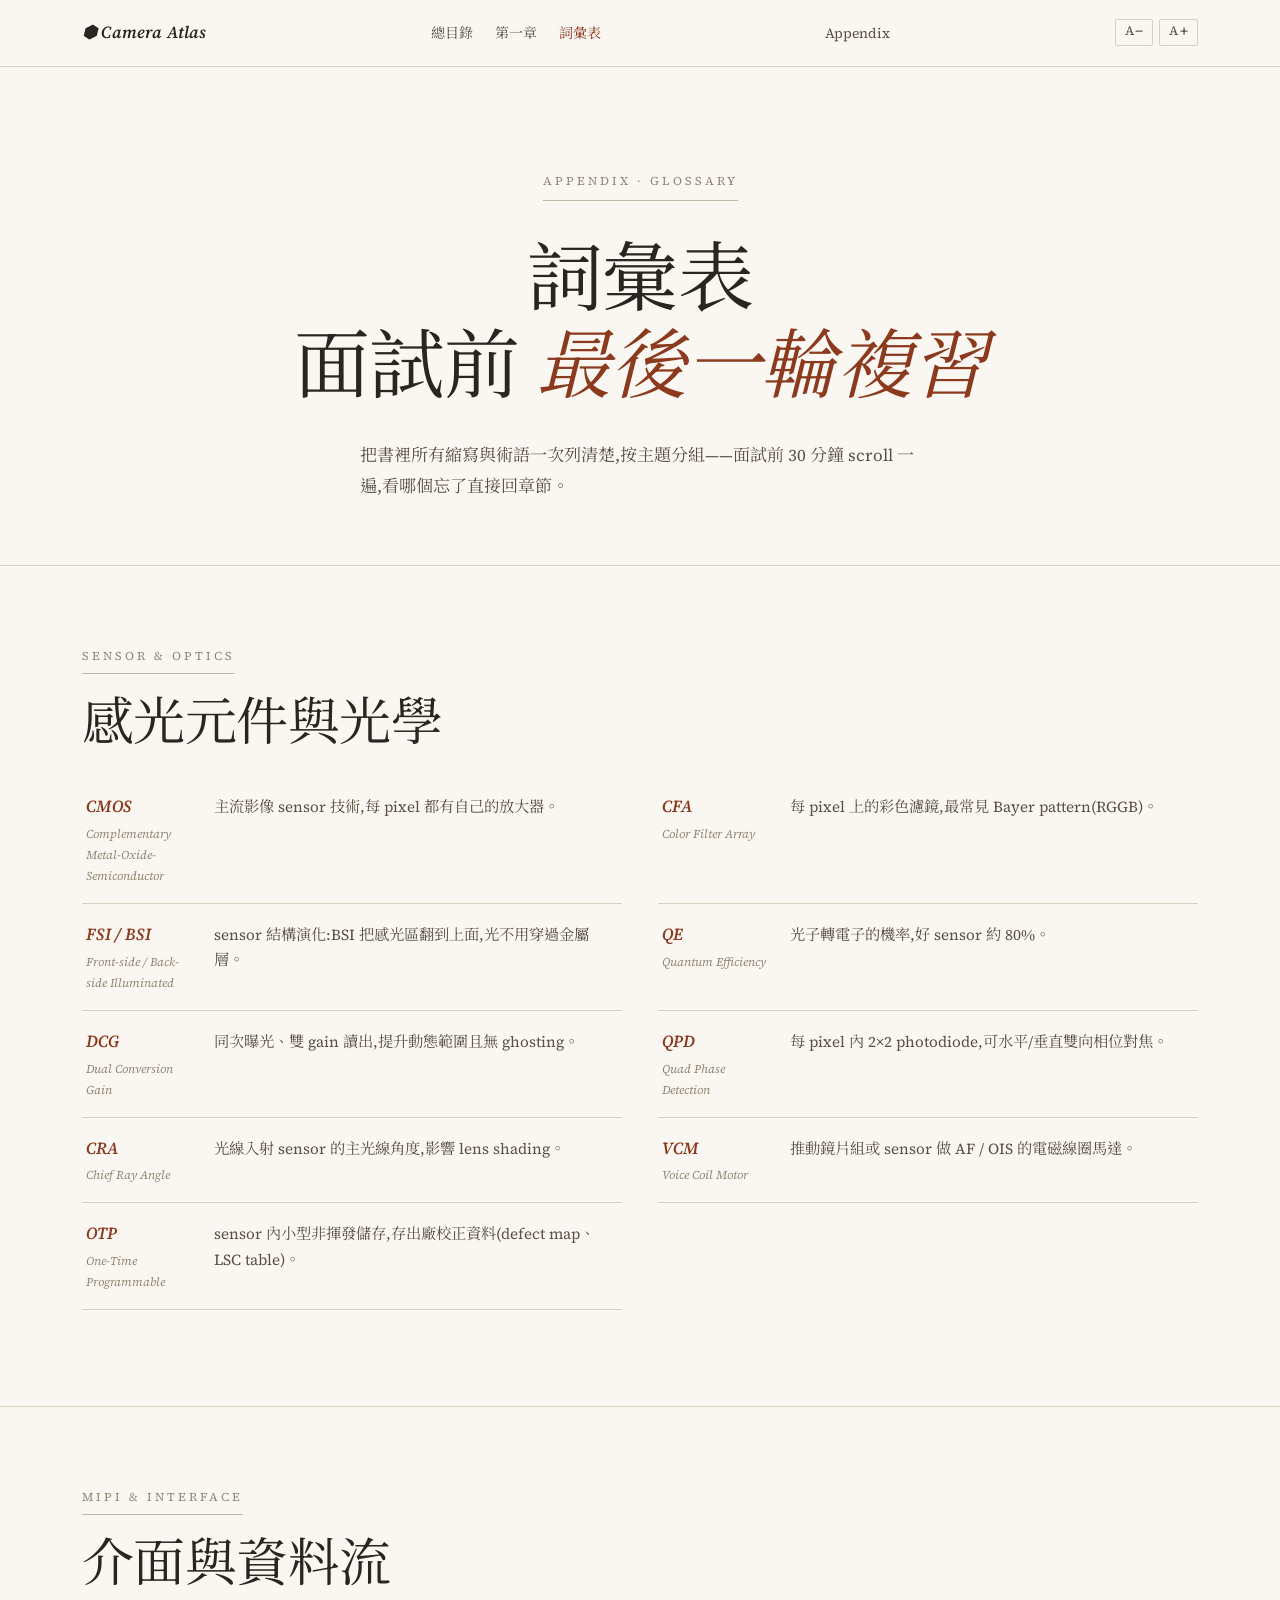
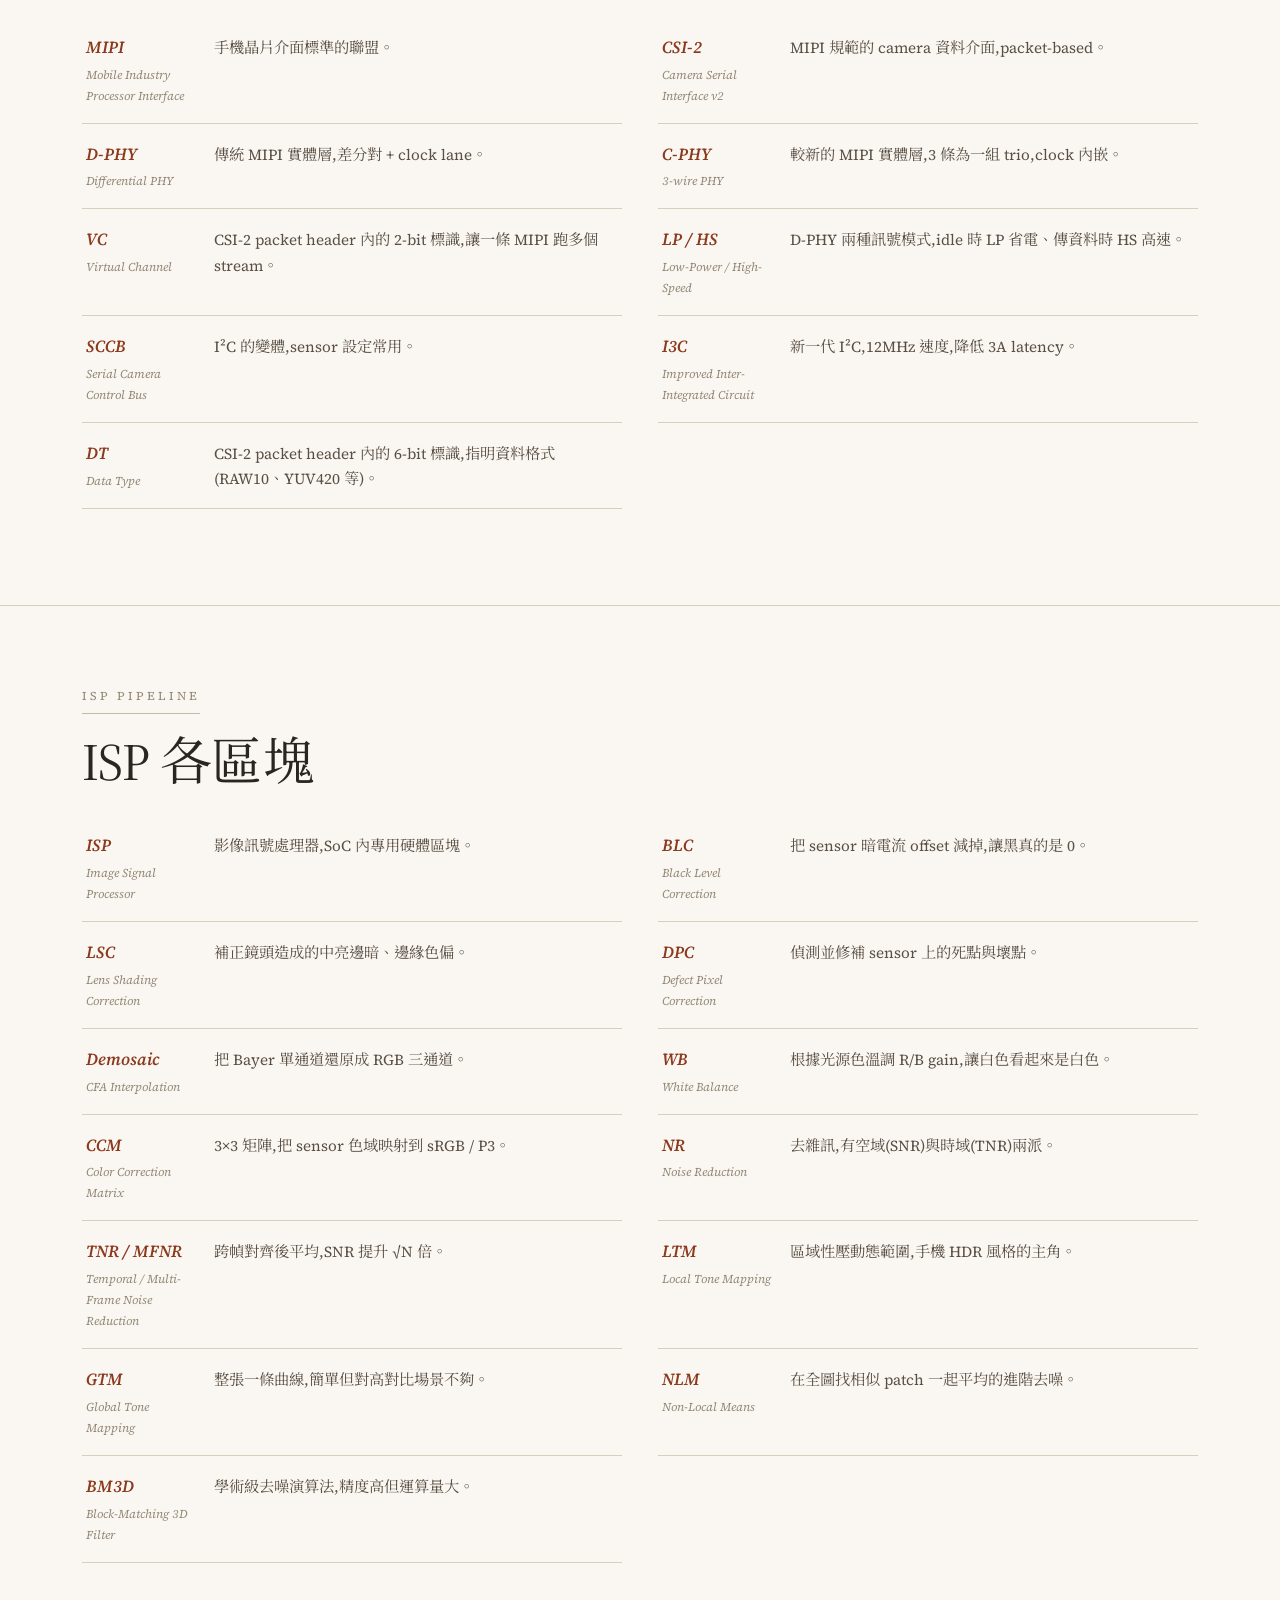
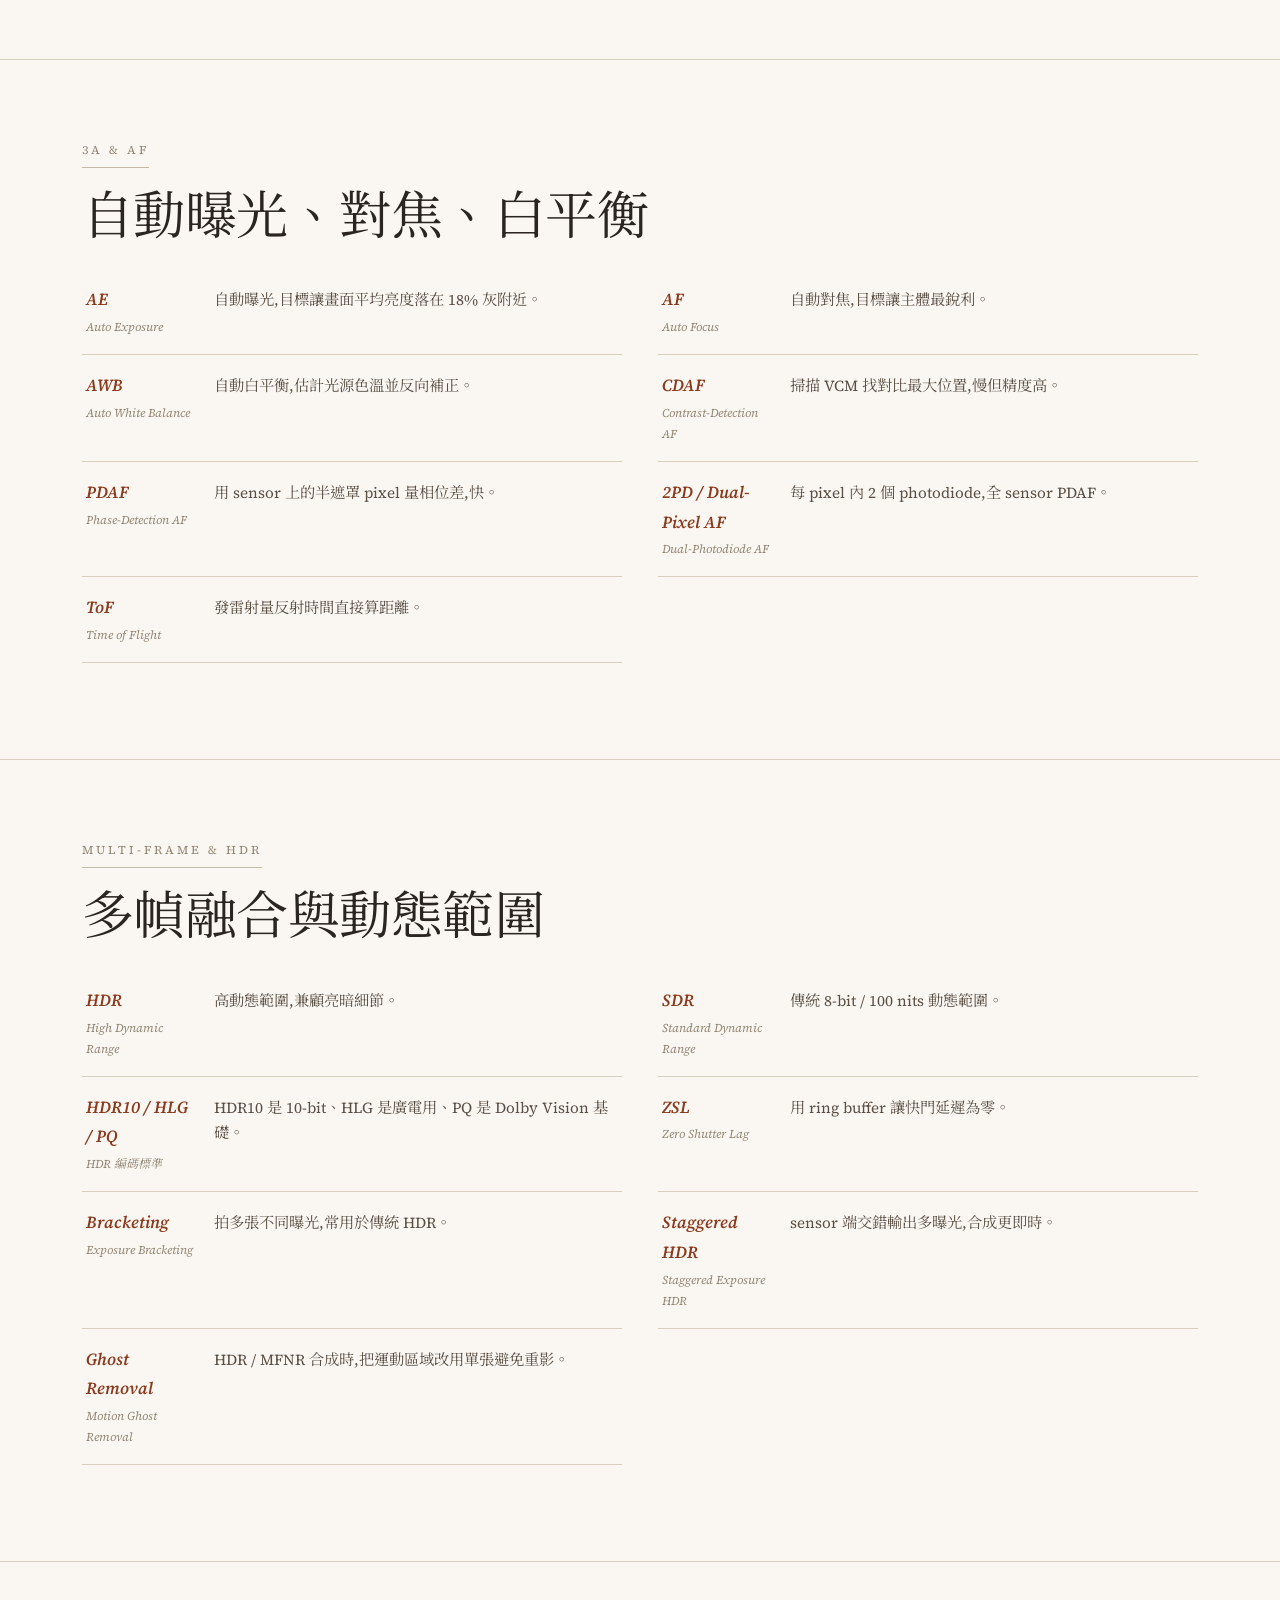
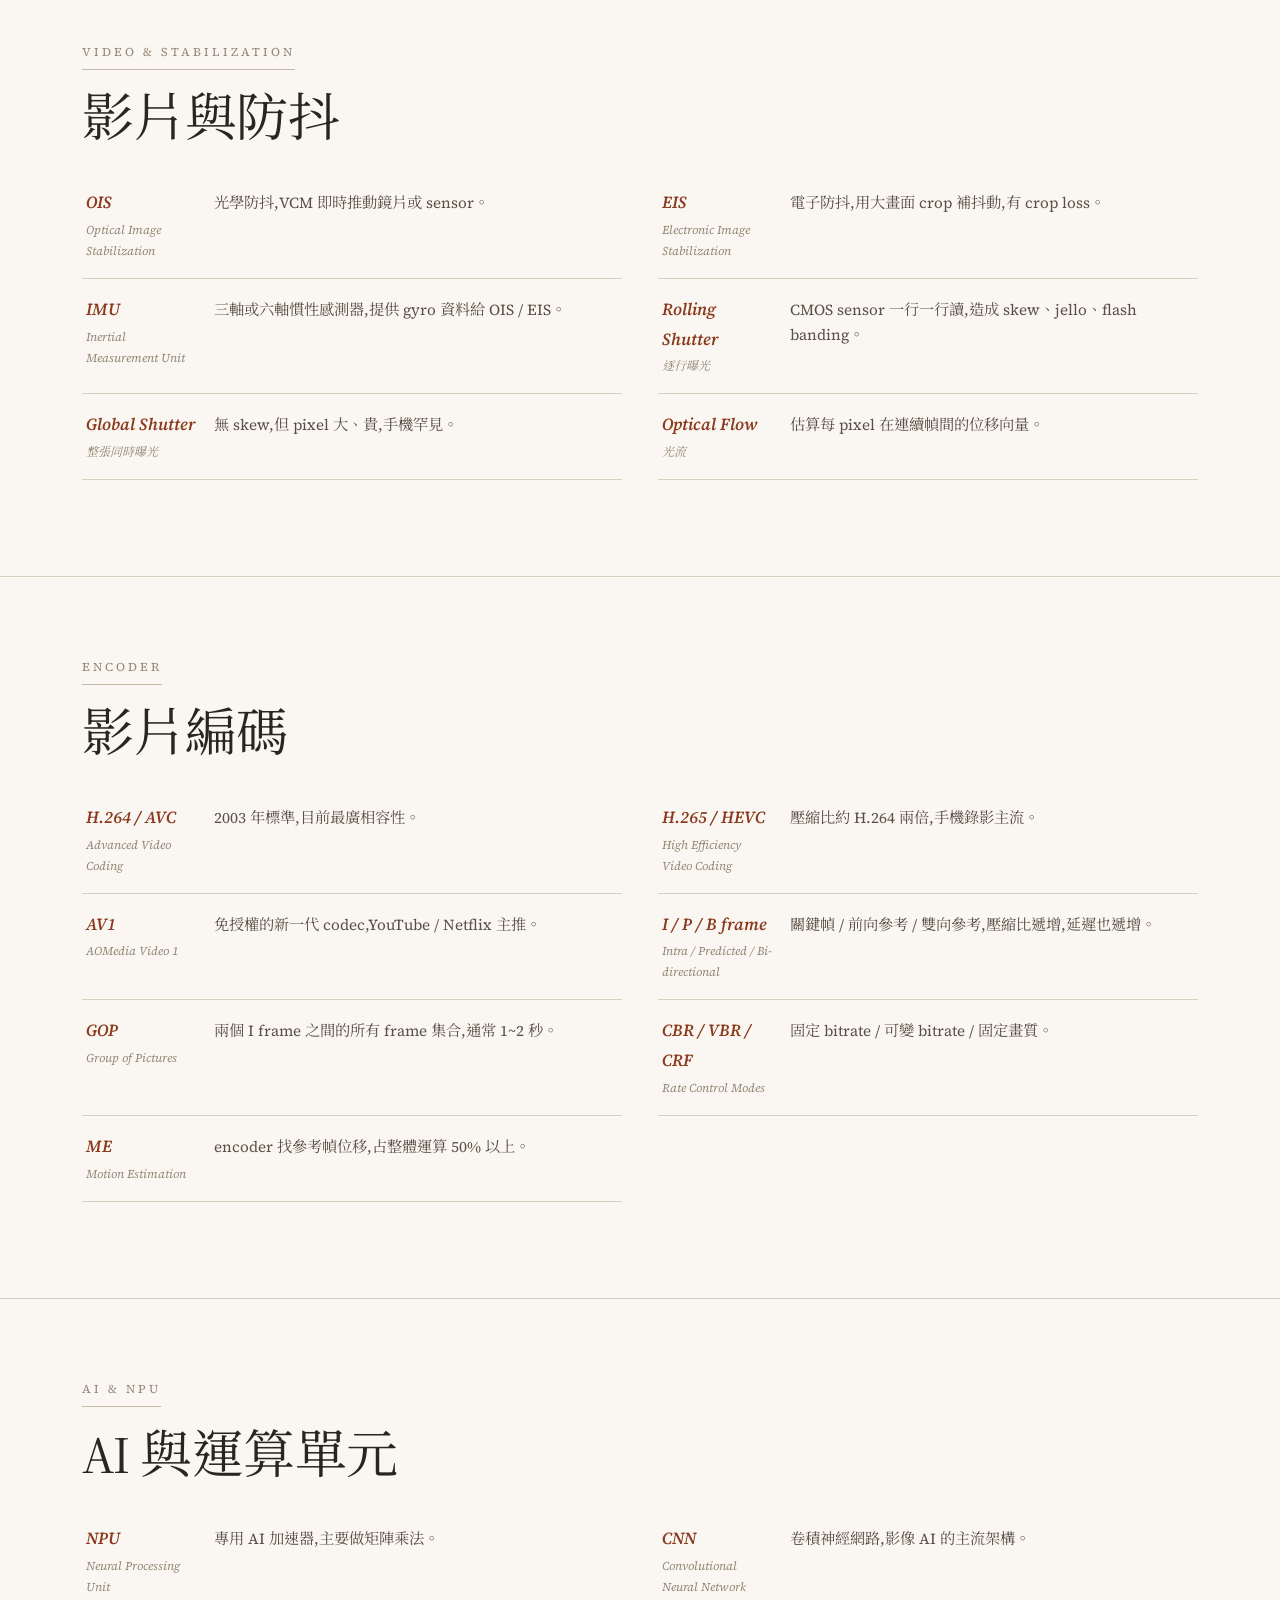
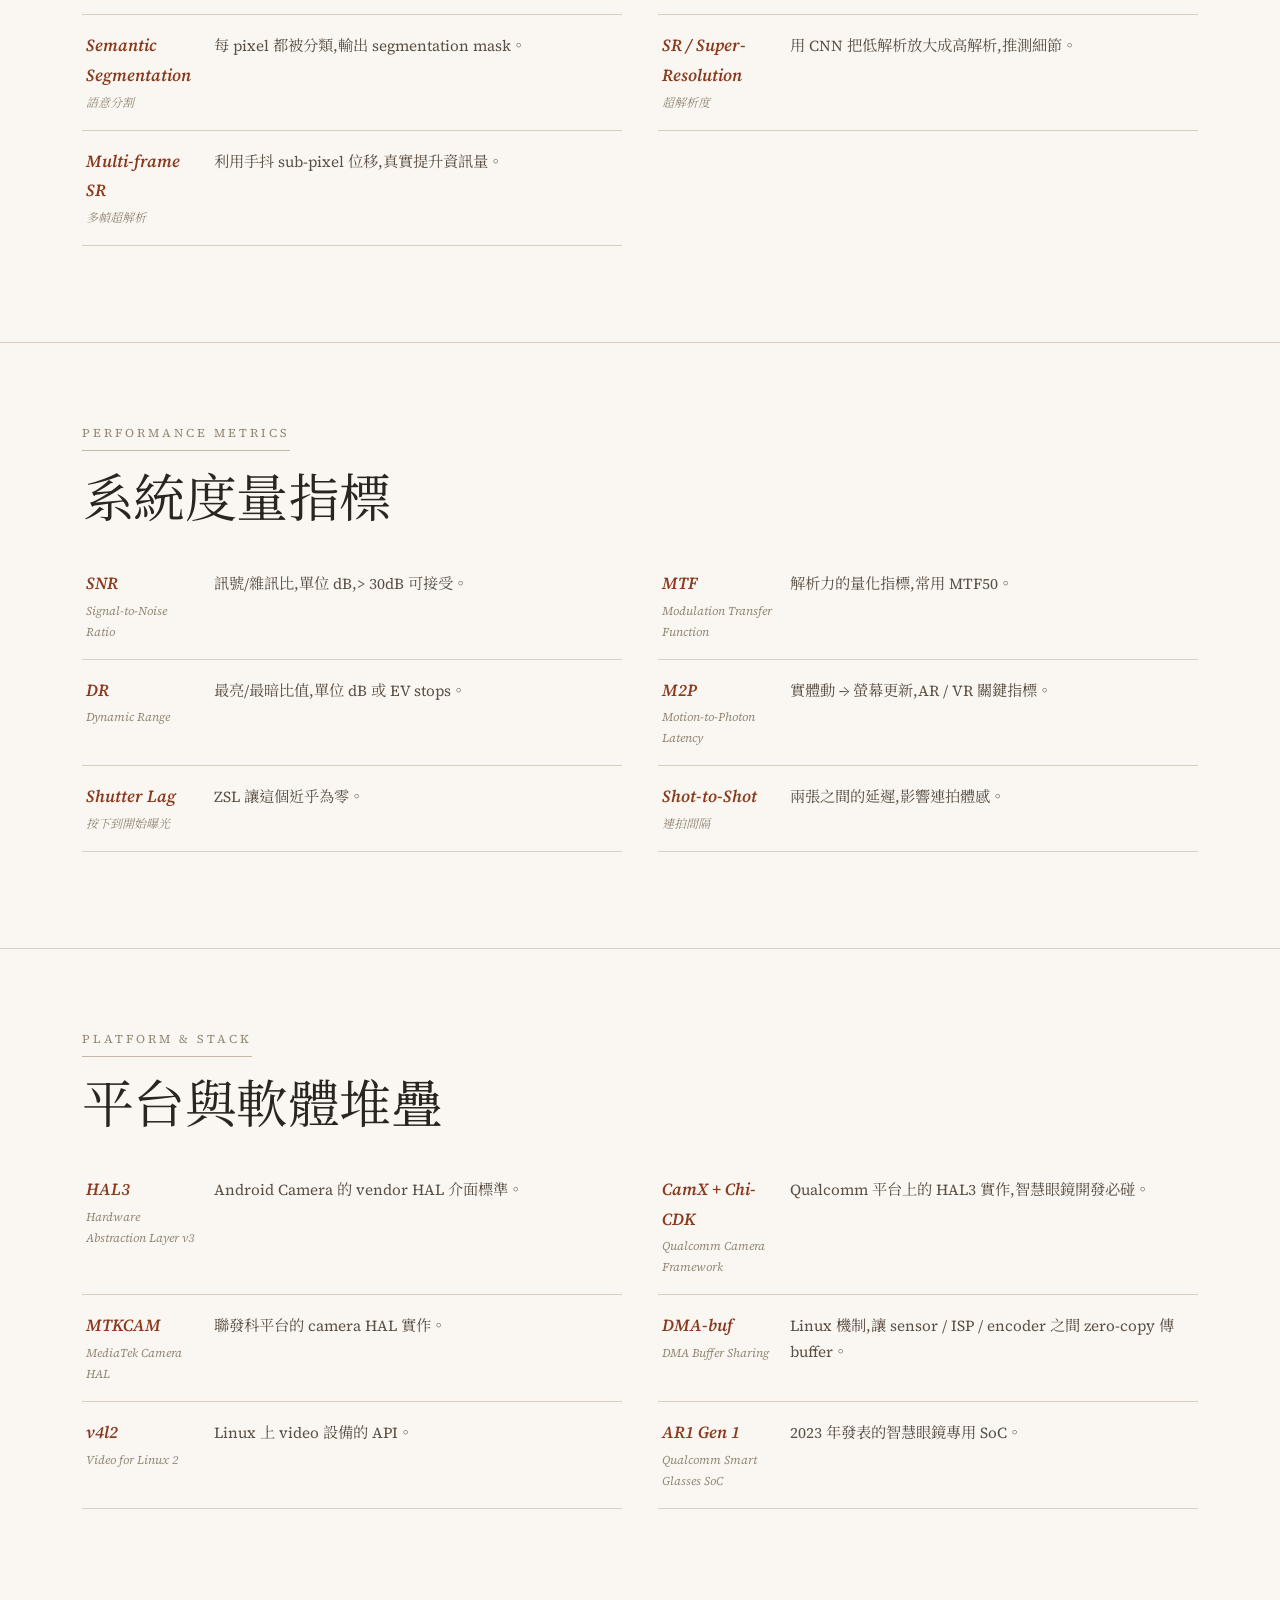
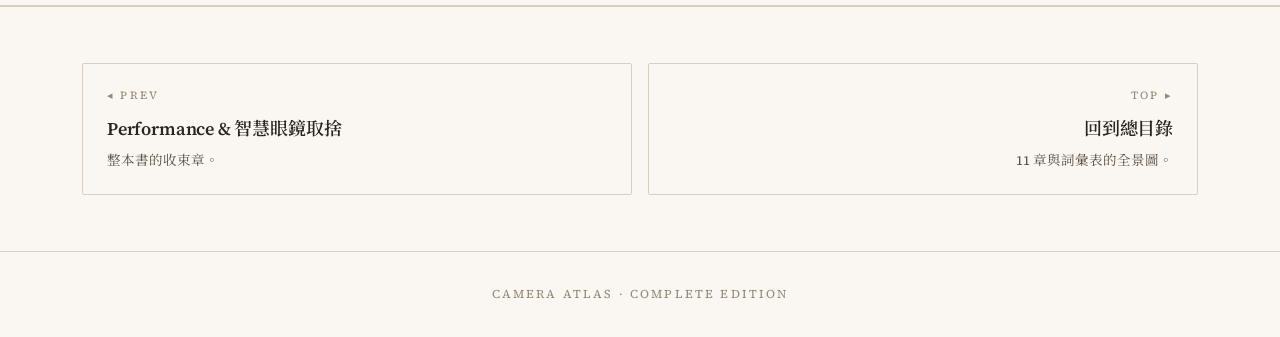
<file: glossary.html>
<!DOCTYPE html>
<html lang="zh-Hant">
<head>
<meta charset="UTF-8">
<meta name="viewport" content="width=device-width, initial-scale=1.0">
<title>詞彙表 — Camera Atlas</title>
<link rel="preconnect" href="https://fonts.googleapis.com">
<link rel="preconnect" href="https://fonts.gstatic.com" crossorigin>
<link href="https://fonts.googleapis.com/css2?family=Source+Serif+4:ital,opsz,wght@0,8..60,400;0,8..60,600;0,8..60,700;1,8..60,400;1,8..60,600&family=Noto+Serif+TC:wght@400;500;700&family=IBM+Plex+Mono:wght@400;500&display=swap" rel="stylesheet">
<script>(function(){try{var s=parseInt(localStorage.getItem('webatlas_text_size'),10);var a=[15,16,17,18,19,20,22,24];if(!isNaN(s)&&s>=0&&s<a.length){document.documentElement.style.setProperty('--reader-fz',a[s]+'px');}}catch(e){}})();</script>
<link rel="stylesheet" href="style.css">
<script defer src="reader.js"></script>
</head>
<body>

<header class="top-bar">
  <div class="container">
    <div class="top-bar-inner">
      <a href="index.html" class="logo">⬢ Camera Atlas</a>
      <nav>
        <a href="index.html">總目錄</a>
        <a href="ch01-optics-sensor.html">第一章</a>
        <a href="glossary.html" class="active">詞彙表</a>
      </nav>
      <span>Appendix</span>
      <div class="font-control" role="group" aria-label="字體大小">
        <button type="button" class="fz-btn" data-action="dec" aria-label="縮小字體">A<span class="fz-sym">−</span></button>
        <button type="button" class="fz-btn" data-action="inc" aria-label="放大字體">A<span class="fz-sym">+</span></button>
      </div>
    </div>
  </div>
</header>

<section class="hero">
  <div class="container">
    <div class="kicker">
      <span class="dot"></span>
      Appendix · Glossary
    </div>
    <h1>詞彙表<br>面試前 <em>最後一輪複習</em></h1>
    <p class="hero-sub">
      把書裡所有縮寫與術語一次列清楚,按主題分組——面試前 30 分鐘 scroll 一遍,看哪個忘了直接回章節。
    </p>
  </div>
</section>

<section class="section">
  <div class="container">
    <div class="section-tag">Sensor &amp; Optics</div>
    <h2>感光元件與光學</h2>
    <div class="glossary">
      <div class="gloss-item">
        <div>
          <div class="abbr">CMOS</div>
          <div class="full-name">Complementary Metal-Oxide-Semiconductor</div>
        </div>
        <div class="desc">主流影像 sensor 技術,每 pixel 都有自己的放大器。</div>
      </div>
      <div class="gloss-item">
        <div>
          <div class="abbr">CFA</div>
          <div class="full-name">Color Filter Array</div>
        </div>
        <div class="desc">每 pixel 上的彩色濾鏡,最常見 Bayer pattern(RGGB)。</div>
      </div>
      <div class="gloss-item">
        <div>
          <div class="abbr">FSI / BSI</div>
          <div class="full-name">Front-side / Back-side Illuminated</div>
        </div>
        <div class="desc">sensor 結構演化:BSI 把感光區翻到上面,光不用穿過金屬層。</div>
      </div>
      <div class="gloss-item">
        <div>
          <div class="abbr">QE</div>
          <div class="full-name">Quantum Efficiency</div>
        </div>
        <div class="desc">光子轉電子的機率,好 sensor 約 80%。</div>
      </div>
      <div class="gloss-item">
        <div>
          <div class="abbr">DCG</div>
          <div class="full-name">Dual Conversion Gain</div>
        </div>
        <div class="desc">同次曝光、雙 gain 讀出,提升動態範圍且無 ghosting。</div>
      </div>
      <div class="gloss-item">
        <div>
          <div class="abbr">QPD</div>
          <div class="full-name">Quad Phase Detection</div>
        </div>
        <div class="desc">每 pixel 內 2×2 photodiode,可水平/垂直雙向相位對焦。</div>
      </div>
      <div class="gloss-item">
        <div>
          <div class="abbr">CRA</div>
          <div class="full-name">Chief Ray Angle</div>
        </div>
        <div class="desc">光線入射 sensor 的主光線角度,影響 lens shading。</div>
      </div>
      <div class="gloss-item">
        <div>
          <div class="abbr">VCM</div>
          <div class="full-name">Voice Coil Motor</div>
        </div>
        <div class="desc">推動鏡片組或 sensor 做 AF / OIS 的電磁線圈馬達。</div>
      </div>
      <div class="gloss-item">
        <div>
          <div class="abbr">OTP</div>
          <div class="full-name">One-Time Programmable</div>
        </div>
        <div class="desc">sensor 內小型非揮發儲存,存出廠校正資料(defect map、LSC table)。</div>
      </div>
    </div>
  </div>
</section>

<section class="section">
  <div class="container">
    <div class="section-tag">MIPI &amp; Interface</div>
    <h2>介面與資料流</h2>
    <div class="glossary">
      <div class="gloss-item">
        <div>
          <div class="abbr">MIPI</div>
          <div class="full-name">Mobile Industry Processor Interface</div>
        </div>
        <div class="desc">手機晶片介面標準的聯盟。</div>
      </div>
      <div class="gloss-item">
        <div>
          <div class="abbr">CSI-2</div>
          <div class="full-name">Camera Serial Interface v2</div>
        </div>
        <div class="desc">MIPI 規範的 camera 資料介面,packet-based。</div>
      </div>
      <div class="gloss-item">
        <div>
          <div class="abbr">D-PHY</div>
          <div class="full-name">Differential PHY</div>
        </div>
        <div class="desc">傳統 MIPI 實體層,差分對 + clock lane。</div>
      </div>
      <div class="gloss-item">
        <div>
          <div class="abbr">C-PHY</div>
          <div class="full-name">3-wire PHY</div>
        </div>
        <div class="desc">較新的 MIPI 實體層,3 條為一組 trio,clock 內嵌。</div>
      </div>
      <div class="gloss-item">
        <div>
          <div class="abbr">VC</div>
          <div class="full-name">Virtual Channel</div>
        </div>
        <div class="desc">CSI-2 packet header 內的 2-bit 標識,讓一條 MIPI 跑多個 stream。</div>
      </div>
      <div class="gloss-item">
        <div>
          <div class="abbr">LP / HS</div>
          <div class="full-name">Low-Power / High-Speed</div>
        </div>
        <div class="desc">D-PHY 兩種訊號模式,idle 時 LP 省電、傳資料時 HS 高速。</div>
      </div>
      <div class="gloss-item">
        <div>
          <div class="abbr">SCCB</div>
          <div class="full-name">Serial Camera Control Bus</div>
        </div>
        <div class="desc">I²C 的變體,sensor 設定常用。</div>
      </div>
      <div class="gloss-item">
        <div>
          <div class="abbr">I3C</div>
          <div class="full-name">Improved Inter-Integrated Circuit</div>
        </div>
        <div class="desc">新一代 I²C,12MHz 速度,降低 3A latency。</div>
      </div>
      <div class="gloss-item">
        <div>
          <div class="abbr">DT</div>
          <div class="full-name">Data Type</div>
        </div>
        <div class="desc">CSI-2 packet header 內的 6-bit 標識,指明資料格式(RAW10、YUV420 等)。</div>
      </div>
    </div>
  </div>
</section>

<section class="section">
  <div class="container">
    <div class="section-tag">ISP Pipeline</div>
    <h2>ISP 各區塊</h2>
    <div class="glossary">
      <div class="gloss-item">
        <div>
          <div class="abbr">ISP</div>
          <div class="full-name">Image Signal Processor</div>
        </div>
        <div class="desc">影像訊號處理器,SoC 內專用硬體區塊。</div>
      </div>
      <div class="gloss-item">
        <div>
          <div class="abbr">BLC</div>
          <div class="full-name">Black Level Correction</div>
        </div>
        <div class="desc">把 sensor 暗電流 offset 減掉,讓黑真的是 0。</div>
      </div>
      <div class="gloss-item">
        <div>
          <div class="abbr">LSC</div>
          <div class="full-name">Lens Shading Correction</div>
        </div>
        <div class="desc">補正鏡頭造成的中亮邊暗、邊緣色偏。</div>
      </div>
      <div class="gloss-item">
        <div>
          <div class="abbr">DPC</div>
          <div class="full-name">Defect Pixel Correction</div>
        </div>
        <div class="desc">偵測並修補 sensor 上的死點與壞點。</div>
      </div>
      <div class="gloss-item">
        <div>
          <div class="abbr">Demosaic</div>
          <div class="full-name">CFA Interpolation</div>
        </div>
        <div class="desc">把 Bayer 單通道還原成 RGB 三通道。</div>
      </div>
      <div class="gloss-item">
        <div>
          <div class="abbr">WB</div>
          <div class="full-name">White Balance</div>
        </div>
        <div class="desc">根據光源色溫調 R/B gain,讓白色看起來是白色。</div>
      </div>
      <div class="gloss-item">
        <div>
          <div class="abbr">CCM</div>
          <div class="full-name">Color Correction Matrix</div>
        </div>
        <div class="desc">3×3 矩陣,把 sensor 色域映射到 sRGB / P3。</div>
      </div>
      <div class="gloss-item">
        <div>
          <div class="abbr">NR</div>
          <div class="full-name">Noise Reduction</div>
        </div>
        <div class="desc">去雜訊,有空域(SNR)與時域(TNR)兩派。</div>
      </div>
      <div class="gloss-item">
        <div>
          <div class="abbr">TNR / MFNR</div>
          <div class="full-name">Temporal / Multi-Frame Noise Reduction</div>
        </div>
        <div class="desc">跨幀對齊後平均,SNR 提升 √N 倍。</div>
      </div>
      <div class="gloss-item">
        <div>
          <div class="abbr">LTM</div>
          <div class="full-name">Local Tone Mapping</div>
        </div>
        <div class="desc">區域性壓動態範圍,手機 HDR 風格的主角。</div>
      </div>
      <div class="gloss-item">
        <div>
          <div class="abbr">GTM</div>
          <div class="full-name">Global Tone Mapping</div>
        </div>
        <div class="desc">整張一條曲線,簡單但對高對比場景不夠。</div>
      </div>
      <div class="gloss-item">
        <div>
          <div class="abbr">NLM</div>
          <div class="full-name">Non-Local Means</div>
        </div>
        <div class="desc">在全圖找相似 patch 一起平均的進階去噪。</div>
      </div>
      <div class="gloss-item">
        <div>
          <div class="abbr">BM3D</div>
          <div class="full-name">Block-Matching 3D Filter</div>
        </div>
        <div class="desc">學術級去噪演算法,精度高但運算量大。</div>
      </div>
    </div>
  </div>
</section>

<section class="section">
  <div class="container">
    <div class="section-tag">3A &amp; AF</div>
    <h2>自動曝光、對焦、白平衡</h2>
    <div class="glossary">
      <div class="gloss-item">
        <div>
          <div class="abbr">AE</div>
          <div class="full-name">Auto Exposure</div>
        </div>
        <div class="desc">自動曝光,目標讓畫面平均亮度落在 18% 灰附近。</div>
      </div>
      <div class="gloss-item">
        <div>
          <div class="abbr">AF</div>
          <div class="full-name">Auto Focus</div>
        </div>
        <div class="desc">自動對焦,目標讓主體最銳利。</div>
      </div>
      <div class="gloss-item">
        <div>
          <div class="abbr">AWB</div>
          <div class="full-name">Auto White Balance</div>
        </div>
        <div class="desc">自動白平衡,估計光源色溫並反向補正。</div>
      </div>
      <div class="gloss-item">
        <div>
          <div class="abbr">CDAF</div>
          <div class="full-name">Contrast-Detection AF</div>
        </div>
        <div class="desc">掃描 VCM 找對比最大位置,慢但精度高。</div>
      </div>
      <div class="gloss-item">
        <div>
          <div class="abbr">PDAF</div>
          <div class="full-name">Phase-Detection AF</div>
        </div>
        <div class="desc">用 sensor 上的半遮罩 pixel 量相位差,快。</div>
      </div>
      <div class="gloss-item">
        <div>
          <div class="abbr">2PD / Dual-Pixel AF</div>
          <div class="full-name">Dual-Photodiode AF</div>
        </div>
        <div class="desc">每 pixel 內 2 個 photodiode,全 sensor PDAF。</div>
      </div>
      <div class="gloss-item">
        <div>
          <div class="abbr">ToF</div>
          <div class="full-name">Time of Flight</div>
        </div>
        <div class="desc">發雷射量反射時間直接算距離。</div>
      </div>
    </div>
  </div>
</section>

<section class="section">
  <div class="container">
    <div class="section-tag">Multi-Frame &amp; HDR</div>
    <h2>多幀融合與動態範圍</h2>
    <div class="glossary">
      <div class="gloss-item">
        <div>
          <div class="abbr">HDR</div>
          <div class="full-name">High Dynamic Range</div>
        </div>
        <div class="desc">高動態範圍,兼顧亮暗細節。</div>
      </div>
      <div class="gloss-item">
        <div>
          <div class="abbr">SDR</div>
          <div class="full-name">Standard Dynamic Range</div>
        </div>
        <div class="desc">傳統 8-bit / 100 nits 動態範圍。</div>
      </div>
      <div class="gloss-item">
        <div>
          <div class="abbr">HDR10 / HLG / PQ</div>
          <div class="full-name">HDR 編碼標準</div>
        </div>
        <div class="desc">HDR10 是 10-bit、HLG 是廣電用、PQ 是 Dolby Vision 基礎。</div>
      </div>
      <div class="gloss-item">
        <div>
          <div class="abbr">ZSL</div>
          <div class="full-name">Zero Shutter Lag</div>
        </div>
        <div class="desc">用 ring buffer 讓快門延遲為零。</div>
      </div>
      <div class="gloss-item">
        <div>
          <div class="abbr">Bracketing</div>
          <div class="full-name">Exposure Bracketing</div>
        </div>
        <div class="desc">拍多張不同曝光,常用於傳統 HDR。</div>
      </div>
      <div class="gloss-item">
        <div>
          <div class="abbr">Staggered HDR</div>
          <div class="full-name">Staggered Exposure HDR</div>
        </div>
        <div class="desc">sensor 端交錯輸出多曝光,合成更即時。</div>
      </div>
      <div class="gloss-item">
        <div>
          <div class="abbr">Ghost Removal</div>
          <div class="full-name">Motion Ghost Removal</div>
        </div>
        <div class="desc">HDR / MFNR 合成時,把運動區域改用單張避免重影。</div>
      </div>
    </div>
  </div>
</section>

<section class="section">
  <div class="container">
    <div class="section-tag">Video &amp; Stabilization</div>
    <h2>影片與防抖</h2>
    <div class="glossary">
      <div class="gloss-item">
        <div>
          <div class="abbr">OIS</div>
          <div class="full-name">Optical Image Stabilization</div>
        </div>
        <div class="desc">光學防抖,VCM 即時推動鏡片或 sensor。</div>
      </div>
      <div class="gloss-item">
        <div>
          <div class="abbr">EIS</div>
          <div class="full-name">Electronic Image Stabilization</div>
        </div>
        <div class="desc">電子防抖,用大畫面 crop 補抖動,有 crop loss。</div>
      </div>
      <div class="gloss-item">
        <div>
          <div class="abbr">IMU</div>
          <div class="full-name">Inertial Measurement Unit</div>
        </div>
        <div class="desc">三軸或六軸慣性感測器,提供 gyro 資料給 OIS / EIS。</div>
      </div>
      <div class="gloss-item">
        <div>
          <div class="abbr">Rolling Shutter</div>
          <div class="full-name">逐行曝光</div>
        </div>
        <div class="desc">CMOS sensor 一行一行讀,造成 skew、jello、flash banding。</div>
      </div>
      <div class="gloss-item">
        <div>
          <div class="abbr">Global Shutter</div>
          <div class="full-name">整張同時曝光</div>
        </div>
        <div class="desc">無 skew,但 pixel 大、貴,手機罕見。</div>
      </div>
      <div class="gloss-item">
        <div>
          <div class="abbr">Optical Flow</div>
          <div class="full-name">光流</div>
        </div>
        <div class="desc">估算每 pixel 在連續幀間的位移向量。</div>
      </div>
    </div>
  </div>
</section>

<section class="section">
  <div class="container">
    <div class="section-tag">Encoder</div>
    <h2>影片編碼</h2>
    <div class="glossary">
      <div class="gloss-item">
        <div>
          <div class="abbr">H.264 / AVC</div>
          <div class="full-name">Advanced Video Coding</div>
        </div>
        <div class="desc">2003 年標準,目前最廣相容性。</div>
      </div>
      <div class="gloss-item">
        <div>
          <div class="abbr">H.265 / HEVC</div>
          <div class="full-name">High Efficiency Video Coding</div>
        </div>
        <div class="desc">壓縮比約 H.264 兩倍,手機錄影主流。</div>
      </div>
      <div class="gloss-item">
        <div>
          <div class="abbr">AV1</div>
          <div class="full-name">AOMedia Video 1</div>
        </div>
        <div class="desc">免授權的新一代 codec,YouTube / Netflix 主推。</div>
      </div>
      <div class="gloss-item">
        <div>
          <div class="abbr">I / P / B frame</div>
          <div class="full-name">Intra / Predicted / Bi-directional</div>
        </div>
        <div class="desc">關鍵幀 / 前向參考 / 雙向參考,壓縮比遞增,延遲也遞增。</div>
      </div>
      <div class="gloss-item">
        <div>
          <div class="abbr">GOP</div>
          <div class="full-name">Group of Pictures</div>
        </div>
        <div class="desc">兩個 I frame 之間的所有 frame 集合,通常 1~2 秒。</div>
      </div>
      <div class="gloss-item">
        <div>
          <div class="abbr">CBR / VBR / CRF</div>
          <div class="full-name">Rate Control Modes</div>
        </div>
        <div class="desc">固定 bitrate / 可變 bitrate / 固定畫質。</div>
      </div>
      <div class="gloss-item">
        <div>
          <div class="abbr">ME</div>
          <div class="full-name">Motion Estimation</div>
        </div>
        <div class="desc">encoder 找參考幀位移,占整體運算 50% 以上。</div>
      </div>
    </div>
  </div>
</section>

<section class="section">
  <div class="container">
    <div class="section-tag">AI &amp; NPU</div>
    <h2>AI 與運算單元</h2>
    <div class="glossary">
      <div class="gloss-item">
        <div>
          <div class="abbr">NPU</div>
          <div class="full-name">Neural Processing Unit</div>
        </div>
        <div class="desc">專用 AI 加速器,主要做矩陣乘法。</div>
      </div>
      <div class="gloss-item">
        <div>
          <div class="abbr">CNN</div>
          <div class="full-name">Convolutional Neural Network</div>
        </div>
        <div class="desc">卷積神經網路,影像 AI 的主流架構。</div>
      </div>
      <div class="gloss-item">
        <div>
          <div class="abbr">Semantic Segmentation</div>
          <div class="full-name">語意分割</div>
        </div>
        <div class="desc">每 pixel 都被分類,輸出 segmentation mask。</div>
      </div>
      <div class="gloss-item">
        <div>
          <div class="abbr">SR / Super-Resolution</div>
          <div class="full-name">超解析度</div>
        </div>
        <div class="desc">用 CNN 把低解析放大成高解析,推測細節。</div>
      </div>
      <div class="gloss-item">
        <div>
          <div class="abbr">Multi-frame SR</div>
          <div class="full-name">多幀超解析</div>
        </div>
        <div class="desc">利用手抖 sub-pixel 位移,真實提升資訊量。</div>
      </div>
    </div>
  </div>
</section>

<section class="section">
  <div class="container">
    <div class="section-tag">Performance Metrics</div>
    <h2>系統度量指標</h2>
    <div class="glossary">
      <div class="gloss-item">
        <div>
          <div class="abbr">SNR</div>
          <div class="full-name">Signal-to-Noise Ratio</div>
        </div>
        <div class="desc">訊號/雜訊比,單位 dB,&gt; 30dB 可接受。</div>
      </div>
      <div class="gloss-item">
        <div>
          <div class="abbr">MTF</div>
          <div class="full-name">Modulation Transfer Function</div>
        </div>
        <div class="desc">解析力的量化指標,常用 MTF50。</div>
      </div>
      <div class="gloss-item">
        <div>
          <div class="abbr">DR</div>
          <div class="full-name">Dynamic Range</div>
        </div>
        <div class="desc">最亮/最暗比值,單位 dB 或 EV stops。</div>
      </div>
      <div class="gloss-item">
        <div>
          <div class="abbr">M2P</div>
          <div class="full-name">Motion-to-Photon Latency</div>
        </div>
        <div class="desc">實體動 → 螢幕更新,AR / VR 關鍵指標。</div>
      </div>
      <div class="gloss-item">
        <div>
          <div class="abbr">Shutter Lag</div>
          <div class="full-name">按下到開始曝光</div>
        </div>
        <div class="desc">ZSL 讓這個近乎為零。</div>
      </div>
      <div class="gloss-item">
        <div>
          <div class="abbr">Shot-to-Shot</div>
          <div class="full-name">連拍間隔</div>
        </div>
        <div class="desc">兩張之間的延遲,影響連拍體感。</div>
      </div>
    </div>
  </div>
</section>

<section class="section">
  <div class="container">
    <div class="section-tag">Platform &amp; Stack</div>
    <h2>平台與軟體堆疊</h2>
    <div class="glossary">
      <div class="gloss-item">
        <div>
          <div class="abbr">HAL3</div>
          <div class="full-name">Hardware Abstraction Layer v3</div>
        </div>
        <div class="desc">Android Camera 的 vendor HAL 介面標準。</div>
      </div>
      <div class="gloss-item">
        <div>
          <div class="abbr">CamX + Chi-CDK</div>
          <div class="full-name">Qualcomm Camera Framework</div>
        </div>
        <div class="desc">Qualcomm 平台上的 HAL3 實作,智慧眼鏡開發必碰。</div>
      </div>
      <div class="gloss-item">
        <div>
          <div class="abbr">MTKCAM</div>
          <div class="full-name">MediaTek Camera HAL</div>
        </div>
        <div class="desc">聯發科平台的 camera HAL 實作。</div>
      </div>
      <div class="gloss-item">
        <div>
          <div class="abbr">DMA-buf</div>
          <div class="full-name">DMA Buffer Sharing</div>
        </div>
        <div class="desc">Linux 機制,讓 sensor / ISP / encoder 之間 zero-copy 傳 buffer。</div>
      </div>
      <div class="gloss-item">
        <div>
          <div class="abbr">v4l2</div>
          <div class="full-name">Video for Linux 2</div>
        </div>
        <div class="desc">Linux 上 video 設備的 API。</div>
      </div>
      <div class="gloss-item">
        <div>
          <div class="abbr">AR1 Gen 1</div>
          <div class="full-name">Qualcomm Smart Glasses SoC</div>
        </div>
        <div class="desc">2023 年發表的智慧眼鏡專用 SoC。</div>
      </div>
    </div>
  </div>
</section>

<section class="chapter-nav">
  <div class="container">
    <div class="chapter-nav-grid">
      <a href="ch11-performance-glasses.html" class="nav-card prev">
        <div class="label">Prev</div>
        <h4>Performance &amp; 智慧眼鏡取捨</h4>
        <p>整本書的收束章。</p>
      </a>
      <a href="index.html" class="nav-card next">
        <div class="label">Top</div>
        <h4>回到總目錄</h4>
        <p>11 章與詞彙表的全景圖。</p>
      </a>
    </div>
  </div>
</section>

<footer>
  <div class="container">
    Camera Atlas · Complete Edition
  </div>
</footer>

</body>
</html>
</file>
<file: style.css>
/* ============================================
   Web Atlas — 紙本書/閱讀器設計系統
   ============================================ */

:root {
  --paper: #faf7f2;
  --paper-2: #f3ede2;
  --paper-3: #ebe3d4;
  --ink: #2a2520;
  --ink-2: #5a4f44;
  --ink-3: #948877;
  --line: #d9cfbf;
  --line-2: #c4b9a6;
  --accent: #8b3a1e;
  --accent-soft: #b85a3a;
  --highlight: #f5e9d3;
}

* { margin: 0; padding: 0; box-sizing: border-box; }
html { scroll-behavior: smooth; }

body {
  font-family: 'Source Serif 4', 'Noto Serif TC', Georgia, serif;
  background: var(--paper);
  color: var(--ink);
  font-size: var(--reader-fz, 18px);
  line-height: 1.75;
  font-weight: 400;
  -webkit-font-smoothing: antialiased;
  -moz-osx-font-smoothing: grayscale;
  text-rendering: optimizeLegibility;
}

.container {
  max-width: 1180px;
  margin: 0 auto;
  padding: 0 32px;
}

/* 即使外層容器寬到 1180px, 長文閱讀仍維持書本式
   ~820px 中欄, 但圖表/目錄/字彙表可佔滿整個容器。*/
.section .section-tag,
.section h2,
.section .lead,
.section > .container > p,
.steps,
.scenario-card,
.tech-callout,
.flow-illustration {
  max-width: 820px;
}

/* ============ 頂部導覽列 ============ */
.top-bar {
  border-bottom: 1px solid var(--line);
  padding: 18px 0;
  font-size: 14px;
  color: var(--ink-2);
  background: var(--paper);
  position: sticky;
  top: 0;
  z-index: 100;
}

.top-bar-inner {
  display: flex;
  justify-content: space-between;
  align-items: center;
  gap: 20px;
  flex-wrap: wrap;
}

.top-bar .logo {
  color: var(--ink);
  text-decoration: none;
  font-weight: 600;
  font-style: italic;
  font-size: 17px;
  letter-spacing: 0.01em;
}

.top-bar nav {
  display: flex;
  gap: 22px;
  flex-wrap: wrap;
}

.top-bar nav a {
  color: var(--ink-2);
  text-decoration: none;
  transition: color 0.2s;
  font-size: 14px;
}

.top-bar nav a:hover, .top-bar nav a.active {
  color: var(--accent);
}

.top-bar > .container > .top-bar-inner > span:last-child {
  font-size: 12px;
  color: var(--ink-3);
  font-style: italic;
  letter-spacing: 0.05em;
}

/* ============ Hero ============ */
.hero {
  padding: 96px 0 64px;
  text-align: center;
  border-bottom: 1px solid var(--line);
}

.kicker {
  display: inline-block;
  font-size: 12px;
  letter-spacing: 0.25em;
  text-transform: uppercase;
  color: var(--ink-3);
  margin-bottom: 36px;
  padding-bottom: 8px;
  border-bottom: 1px solid var(--line-2);
}

.kicker .dot { display: none; }

h1, h2, h3, h4 {
  font-family: 'Source Serif 4', 'Noto Serif TC', Georgia, serif;
  font-weight: 400;
  letter-spacing: -0.01em;
  color: var(--ink);
}

.hero h1 {
  font-size: clamp(38px, 6.4vw, 76px);
  line-height: 1.1;
  margin-bottom: 32px;
  font-weight: 400;
  max-width: 940px;
  margin-left: auto;
  margin-right: auto;
}

.hero h1 em, .hero h1 .highlight {
  font-style: italic;
  color: var(--accent);
  font-weight: 400;
}

.hero h1 br { display: block; content: ''; margin-top: 4px; }

.hero-sub {
  font-size: 0.95em;
  color: var(--ink-2);
  line-height: 1.8;
  text-align: left;
  max-width: 560px;
  margin: 0 auto;
}

.hero-sub code, p code {
  font-family: 'IBM Plex Mono', 'Menlo', monospace;
  background: var(--paper-2);
  padding: 1px 6px;
  border-radius: 2px;
  color: var(--accent);
  font-size: 0.85em;
}

/* ============ Section ============ */
.section {
  padding: 72px 0;
  border-bottom: 1px solid var(--line);
}

.section-tag {
  font-size: 12px;
  letter-spacing: 0.25em;
  text-transform: uppercase;
  color: var(--ink-3);
  margin-bottom: 18px;
  padding-bottom: 6px;
  border-bottom: 1px solid var(--line-2);
  display: inline-block;
}

.section-tag::before { display: none; }

.section h2 {
  font-size: clamp(30px, 4.4vw, 52px);
  line-height: 1.15;
  margin-bottom: 20px;
  font-weight: 400;
}

.section h2 em {
  font-style: italic;
  color: var(--accent);
}

.section .lead {
  font-size: 1em;
  color: var(--ink-2);
  line-height: 1.8;
  margin-bottom: 36px;
}

.section .lead strong {
  color: var(--ink);
  font-weight: 600;
}

.section p {
  margin-bottom: 18px;
  color: var(--ink-2);
}

/* ============ 步驟列表 ============ */
.steps {
  display: flex;
  flex-direction: column;
  gap: 0;
  margin-top: 36px;
  position: relative;
}

.steps::before { display: none; }

.step {
  display: grid;
  grid-template-columns: 56px 1fr;
  gap: 24px;
  padding: 28px 0;
  border-top: 1px solid var(--line);
  position: relative;
}

.step:first-child { border-top: none; padding-top: 12px; }

.step-marker {
  width: auto;
  height: auto;
  border: none;
  background: transparent;
  border-radius: 0;
  display: block;
  font-family: 'Source Serif 4', Georgia, serif;
  font-size: 28px;
  font-style: italic;
  color: var(--accent);
  font-weight: 400;
  line-height: 1.2;
  padding-top: 4px;
}

.step-content h3 {
  font-family: 'Source Serif 4', 'Noto Serif TC', Georgia, serif;
  font-size: 22px;
  font-weight: 600;
  margin-bottom: 6px;
  color: var(--ink);
  letter-spacing: -0.005em;
}

.step-content .step-sub {
  font-size: 12px;
  letter-spacing: 0.18em;
  color: var(--ink-3);
  margin-bottom: 14px;
  text-transform: uppercase;
  font-style: normal;
  font-family: inherit;
}

.step-content p {
  font-size: 0.9em;
  color: var(--ink-2);
  line-height: 1.8;
  margin-bottom: 12px;
}

.step-content strong {
  color: var(--ink);
  font-weight: 600;
}

/* ============ 縮寫卡（術語小註解） ============ */
.acronym {
  display: inline;
  background: transparent;
  border: none;
  padding: 0;
  border-radius: 0;
  font-family: inherit;
  color: var(--accent);
  cursor: help;
  border-bottom: 1px dotted var(--line-2);
}

.acronym .full {
  font-family: inherit;
  font-size: 0.85em;
  color: var(--ink-3);
  font-style: italic;
}

/* ============ 技術清單 callout ============ */
.tech-callout {
  background: var(--paper-2);
  border: none;
  border-left: 3px solid var(--line-2);
  border-radius: 0;
  padding: 20px 24px;
  margin: 20px 0;
}

.tech-callout .ct-label {
  font-family: inherit;
  font-size: 11px;
  letter-spacing: 0.2em;
  text-transform: uppercase;
  color: var(--ink-3);
  margin-bottom: 12px;
}

.tech-callout ul {
  list-style: none;
  display: flex;
  flex-direction: column;
  gap: 10px;
}

.tech-callout li {
  font-size: 0.85em;
  color: var(--ink-2);
  display: flex;
  gap: 10px;
  align-items: baseline;
  line-height: 1.65;
}

.tech-callout li::before {
  content: '·';
  color: var(--accent);
  font-family: inherit;
  font-size: 16px;
  flex-shrink: 0;
  font-weight: bold;
}

.tech-callout li strong {
  color: var(--ink);
  font-family: inherit;
  font-size: 15px;
  font-weight: 600;
  margin-right: 6px;
}

/* ============ 流程示意（ASCII / 終端風）============ */
.flow-illustration {
  background: var(--paper-2);
  border: none;
  border-left: 3px solid var(--line-2);
  border-radius: 0;
  padding: 20px 24px;
  margin: 20px 0;
  font-family: 'IBM Plex Mono', 'Menlo', monospace;
  font-size: 12.5px;
  line-height: 1.85;
  color: var(--ink-2);
  overflow-x: auto;
  white-space: pre;
  tab-size: 2;
}

.flow-illustration .arrow-line { color: var(--accent); }
.flow-illustration .key { color: var(--ink); font-weight: 600; }
.flow-illustration .comment { color: var(--ink-3); font-style: italic; }
.flow-illustration .warn { color: var(--accent); font-weight: 600; }

/* ============ SVG 圖示容器 ============ */
.diagram {
  background: var(--paper-2);
  border: 1px solid var(--line);
  border-radius: 2px;
  padding: 28px 20px 20px;
  margin: 28px 0;
  overflow-x: auto;
}

.diagram-title {
  font-family: inherit;
  font-size: 11px;
  letter-spacing: 0.22em;
  text-transform: uppercase;
  color: var(--ink-3);
  margin-bottom: 18px;
  text-align: center;
}

.diagram svg {
  display: block;
  margin: 0 auto;
  max-width: 100%;
  height: auto;
}

.diagram-caption {
  font-size: 13px;
  color: var(--ink-3);
  margin-top: 14px;
  text-align: center;
  font-style: italic;
}

/* ============ 章節導覽（底部）============ */
.chapter-nav {
  padding: 56px 0;
  border-top: 1px solid var(--line);
  background: var(--paper);
}

.chapter-nav-grid {
  display: grid;
  grid-template-columns: 1fr 1fr;
  gap: 16px;
}

.nav-card {
  display: block;
  padding: 22px 24px;
  border: 1px solid var(--line);
  border-radius: 2px;
  text-decoration: none;
  color: var(--ink);
  background: var(--paper);
  transition: border-color 0.2s, background 0.2s;
}

.nav-card:hover {
  border-color: var(--accent);
  background: var(--paper-2);
}

.nav-card .label {
  font-family: inherit;
  font-size: 11px;
  letter-spacing: 0.2em;
  text-transform: uppercase;
  color: var(--ink-3);
  margin-bottom: 8px;
}

.nav-card h4 {
  font-family: 'Source Serif 4', 'Noto Serif TC', Georgia, serif;
  font-size: 18px;
  font-weight: 600;
  margin-bottom: 6px;
  color: var(--ink);
}

.nav-card p {
  font-size: 0.75em;
  color: var(--ink-2);
  line-height: 1.55;
}

.nav-card.prev .label::before { content: '◂  '; }
.nav-card.next { text-align: right; }
.nav-card.next .label::after { content: '  ▸'; }

/* ============ 場景卡 ============ */
.scenario-card {
  background: var(--paper-2);
  border: none;
  border-left: 3px solid var(--accent);
  padding: 28px 30px;
  border-radius: 0;
  margin-top: 28px;
}

.scenario-card .label {
  font-family: inherit;
  font-size: 11px;
  letter-spacing: 0.22em;
  text-transform: uppercase;
  color: var(--accent);
  margin-bottom: 14px;
}

.scenario-card .actions {
  display: flex;
  flex-direction: column;
  gap: 14px;
}

.action-line {
  display: flex;
  align-items: flex-start;
  gap: 14px;
  font-size: 0.9em;
  color: var(--ink);
  line-height: 1.7;
}

.action-line .num {
  font-family: 'Source Serif 4', Georgia, serif;
  color: var(--accent);
  font-style: italic;
  font-weight: 600;
  flex-shrink: 0;
  width: 24px;
}

.action-line .arrow {
  color: var(--ink-3);
  font-family: inherit;
  flex-shrink: 0;
}

/* ============ Footer ============ */
footer {
  padding: 32px 0;
  text-align: center;
  font-size: 12px;
  letter-spacing: 0.18em;
  text-transform: uppercase;
  color: var(--ink-3);
  border-top: 1px solid var(--line);
  background: var(--paper);
  font-family: inherit;
}

/* ============ 比較表 ============ */
.compare-table {
  width: 100%;
  border-collapse: collapse;
  margin: 24px 0;
  font-size: 0.8em;
  background: var(--paper);
  border-top: 2px solid var(--ink);
  border-bottom: 1px solid var(--ink);
  border-radius: 0;
  overflow: hidden;
}

.compare-table th, .compare-table td {
  padding: 12px 14px;
  text-align: left;
  border-bottom: 1px solid var(--line);
  vertical-align: top;
}

.compare-table th {
  background: transparent;
  font-family: inherit;
  font-size: 12px;
  letter-spacing: 0.15em;
  text-transform: uppercase;
  color: var(--ink);
  font-weight: 600;
  border-bottom: 1px solid var(--ink);
}

.compare-table td {
  color: var(--ink-2);
  line-height: 1.55;
}

.compare-table tr:last-child td { border-bottom: none; }

.compare-table .yes { color: #2d6a3e; font-weight: 600; }
.compare-table .no  { color: var(--accent); font-weight: 600; }

/* ============ Glossary 縮寫表 ============ */
.glossary {
  display: grid;
  grid-template-columns: repeat(auto-fit, minmax(360px, 1fr));
  gap: 0 36px;
  margin: 24px 0;
}

.gloss-item {
  background: transparent;
  border: none;
  border-bottom: 1px solid var(--line);
  padding: 16px 4px;
  border-radius: 0;
  display: grid;
  grid-template-columns: 110px 1fr;
  gap: 18px;
  align-items: baseline;
}

.gloss-item .abbr {
  font-family: 'Source Serif 4', Georgia, serif;
  font-size: 17px;
  font-weight: 600;
  font-style: italic;
  color: var(--accent);
  margin-bottom: 0;
}

.gloss-item .full-name {
  display: block;
  font-size: 12px;
  color: var(--ink-3);
  margin-top: 2px;
  font-family: inherit;
  font-style: italic;
}

.gloss-item .desc {
  font-size: 0.85em;
  color: var(--ink-2);
  line-height: 1.65;
}

/* ============ Responsive ============ */
@media (max-width: 600px) {
  body { font-size: var(--reader-fz, 17px); }
  .container { padding: 0 20px; }
  .hero { padding: 60px 0 44px; }
  .step { grid-template-columns: 44px 1fr; gap: 16px; padding: 22px 0; }
  .step-marker { font-size: 22px; }
  .chapter-nav-grid { grid-template-columns: 1fr; }
  .top-bar nav { gap: 14px; font-size: 13px; }
  .gloss-item { grid-template-columns: 1fr; gap: 4px; }
  .scenario-card { padding: 22px 20px; }
  .tech-callout, .flow-illustration { padding: 16px 18px; }
}

/* 動畫 */
@keyframes fadeUp {
  from { opacity: 0; transform: translateY(8px); }
  to   { opacity: 1; transform: translateY(0); }
}

.hero > .container > * {
  animation: fadeUp 0.6s ease backwards;
}

.hero h1     { animation-delay: 0.05s; }
.hero-sub    { animation-delay: 0.15s; }
.scenario-card, .glossary { animation-delay: 0.25s; }

/* 全域選取色 */
::selection { background: var(--highlight); color: var(--ink); }

/* ============ 字體大小控制 ============ */
.font-control {
  display: inline-flex;
  align-items: center;
  gap: 6px;
}

.fz-btn {
  background: transparent;
  border: 1px solid var(--line);
  color: var(--ink-2);
  font-family: 'Source Serif 4', 'Noto Serif TC', Georgia, serif;
  font-size: 13px;
  padding: 3px 9px 4px;
  cursor: pointer;
  border-radius: 2px;
  line-height: 1.2;
  letter-spacing: 0.02em;
  transition: border-color 0.2s, color 0.2s, background 0.15s;
  user-select: none;
  -webkit-tap-highlight-color: transparent;
}

.fz-btn:hover {
  border-color: var(--accent);
  color: var(--accent);
}

.fz-btn:active {
  background: var(--paper-2);
}

.fz-btn .fz-sym {
  font-size: 1.15em;
  vertical-align: -1px;
  margin-left: 1px;
  font-weight: 600;
}

.fz-btn[data-action="reset"] {
  font-size: 11px;
  padding: 4px 8px;
  letter-spacing: 0.1em;
  text-transform: uppercase;
  font-style: italic;
  color: var(--ink-3);
}

@media (max-width: 600px) {
  .font-control { gap: 4px; }
  .fz-btn { padding: 2px 8px 3px; font-size: 12px; }
  .fz-btn[data-action="reset"] { display: none; }
}
</file>
